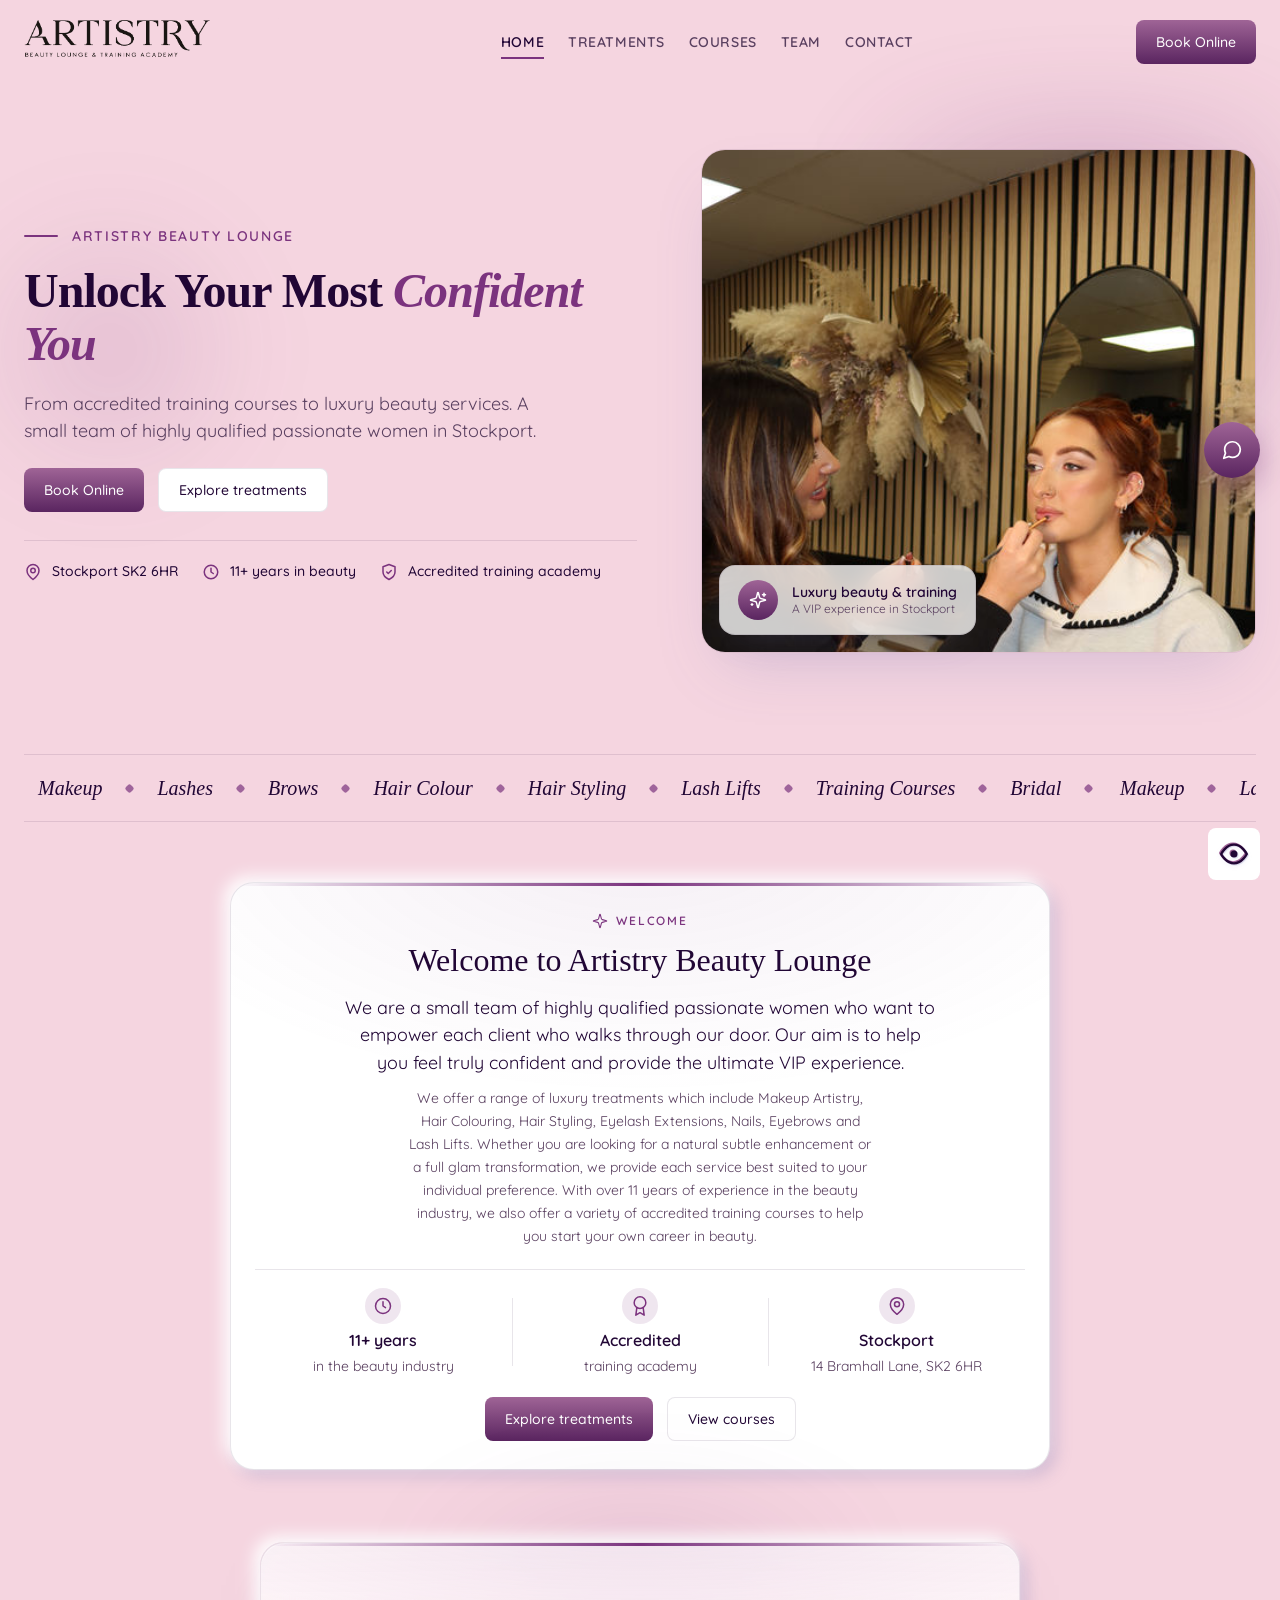
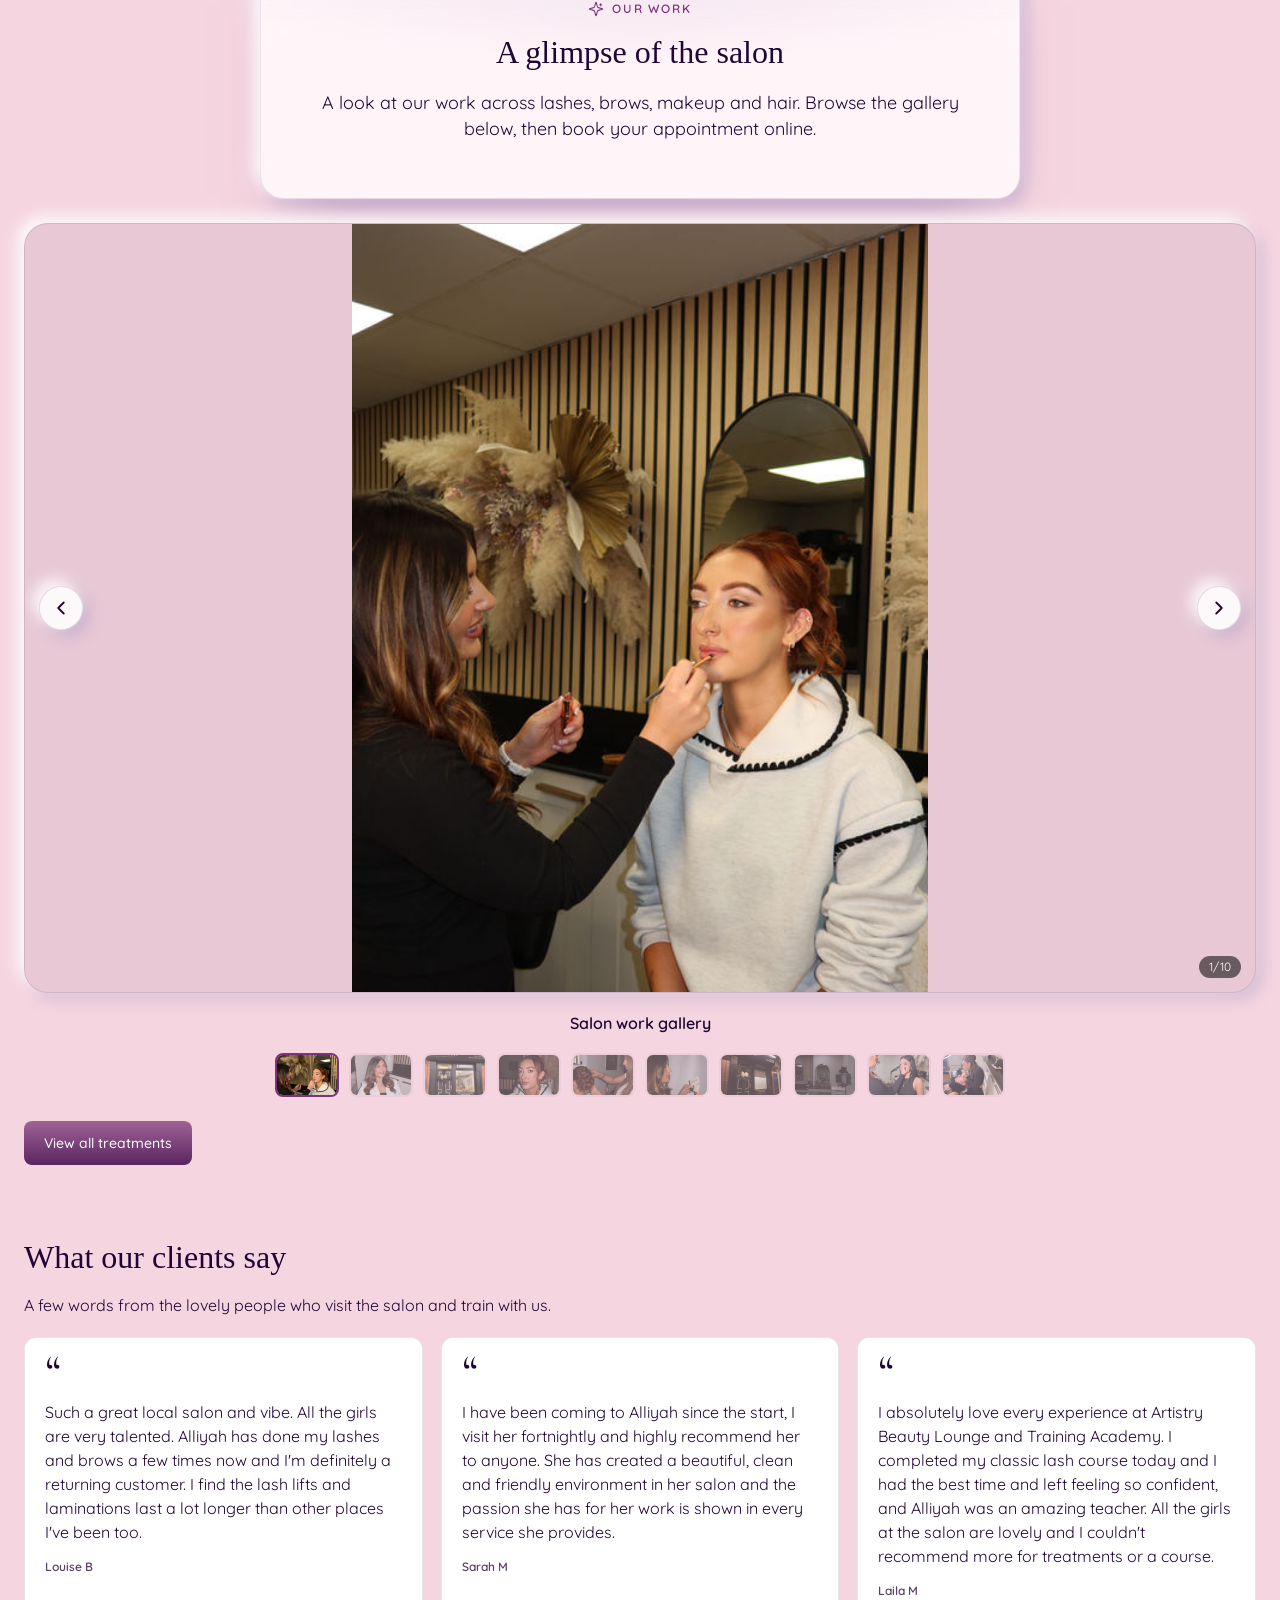
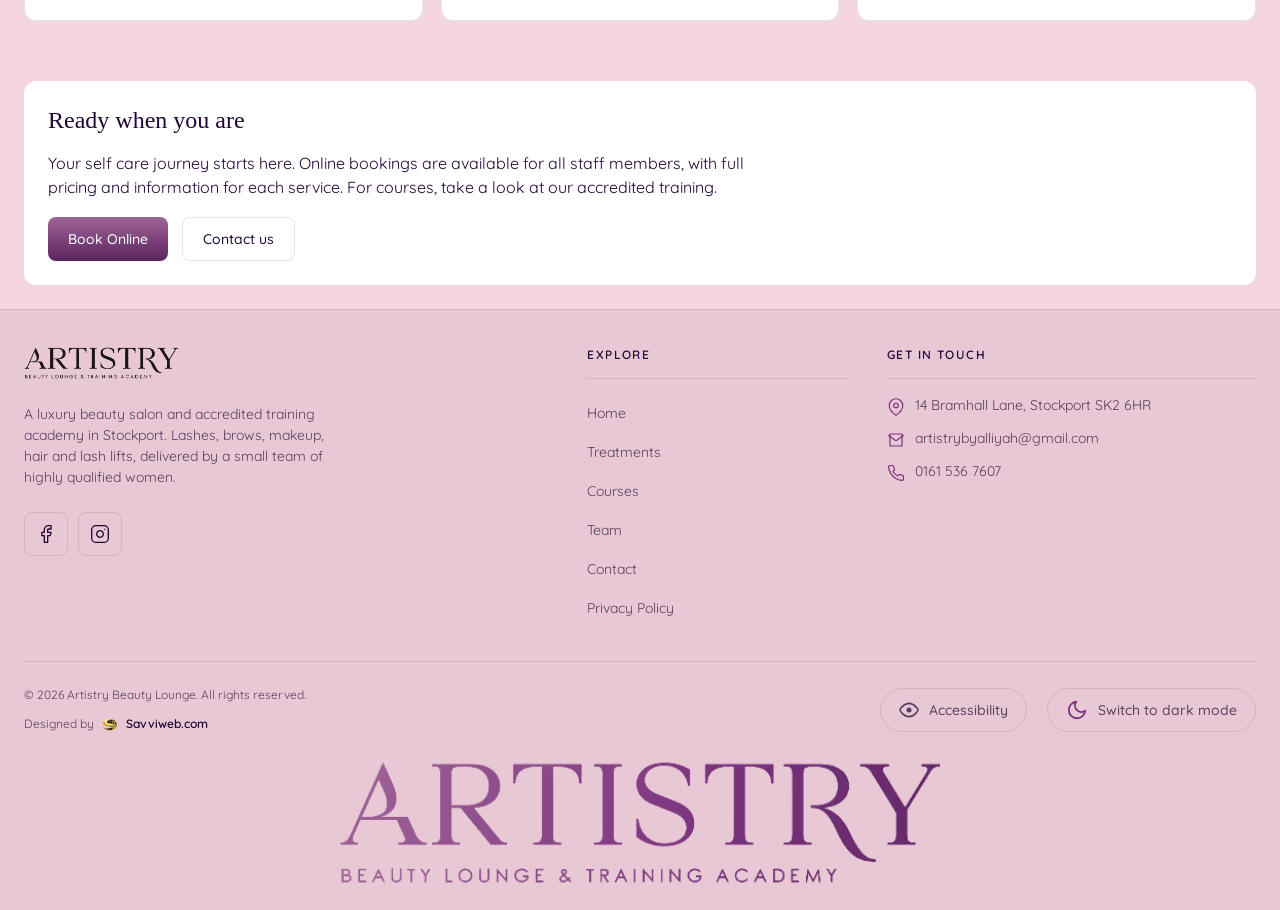
<file: index.html>
<!DOCTYPE html>
<html lang="en" data-neo-palette="moon" data-neo-theme="light">
<head>
  <meta charset="utf-8">
  <meta name="robots" content="noindex, nofollow">
  <meta name="googlebot" content="noindex, nofollow">
  <meta name="viewport" content="width=device-width, initial-scale=1, viewport-fit=cover">
  <title>Artistry Beauty Lounge &amp; Training | Stockport Beauty Salon</title>
  <meta name="description" content="Artistry Beauty Lounge &amp; Training in Stockport. Luxury beauty services and accredited training courses from a small team of qualified women. Lashes, brows, makeup, hair and lash lifts.">
  <link rel="icon" href="images/favicon.png" type="image/png">
  <link rel="preconnect" href="https://fonts.googleapis.com">
  <link rel="preconnect" href="https://fonts.gstatic.com" crossorigin>
  <link href="https://fonts.googleapis.com/css2?family=Quicksand:wght@400;500;600&family=Cormorant+Garamond:wght@500;600&display=swap" rel="stylesheet">
  <link rel="stylesheet" href="neo/neo-design.css">
  <link rel="stylesheet" href="site.css">
  <style>
    :root {
      --neo-font-ui: "Quicksand", Inter, system-ui, sans-serif;
    }
  </style>
  <script src="neo/theme-init.js"></script>
  <script src="neo/a11y-init.js"></script>
  <script src="neo/scroll-reveal.js"></script>
</head>
<body class="neo-body">
  <a href="#neo-main" class="neo-skip-link">Skip to main content</a>
  <div id="neo-a11y-root"></div>

  <div class="neo-page">
    <header class="neo-mobile-header" id="neo-mobile-header">
      <div class="neo-mobile-header__inner">
        <a href="index.html" class="neo-mobile-header__brand neo-mobile-header__brand--wordmark">
          <img src="images/logo.png" alt="Artistry Beauty Lounge" class="neo-mobile-header__logo" style="height:42px">
        </a>
        <div class="neo-mobile-header__actions">
          <button type="button" class="neo-mobile-header__menu-btn" onclick="toggleNeoMobileMenu()" aria-label="Open menu" aria-haspopup="dialog" aria-expanded="false" aria-controls="neo-mobile-menu">
            <span class="neo-burger" aria-hidden="true"><span></span><span></span><span></span></span>
          </button>
        </div>
      </div>
    </header>

    <nav class="neo-desktop-nav" id="neo-desktop-nav" aria-label="Main">
      <div class="neo-desktop-nav__inner">
        <a href="index.html" class="neo-mobile-header__brand neo-mobile-header__brand--wordmark">
          <img src="images/logo.png" alt="Artistry Beauty Lounge" class="neo-mobile-header__logo" style="height:48px">
        </a>
        <ul class="neo-desktop-nav__links">
          <li><a href="index.html" class="neo-nav-link--active" aria-current="page">Home</a></li>
          <li><a href="treatments.html">Treatments</a></li>
          <li><a href="courses.html">Courses</a></li>
          <li><a href="team.html">Team</a></li>
          <li><a href="contact.html">Contact</a></li>
        </ul>
        <a href="https://www.artistrybeautylounge.co.uk/book-online" target="_blank" rel="noopener noreferrer" class="neo-btn neo-btn--primary">Book Online</a>
      </div>
    </nav>

    <div class="neo-mobile-menu" id="neo-mobile-menu" role="dialog" aria-modal="true" aria-label="Menu" aria-hidden="true">
      <div class="neo-mobile-menu__inner">
        <div class="neo-mobile-menu__head">
          <a href="index.html" class="neo-mobile-header__brand neo-mobile-header__brand--wordmark" data-neo-menu-close>
            <img src="images/logo.png" alt="" class="neo-mobile-header__logo" style="height:42px">
          </a>
          <button type="button" class="neo-mobile-menu__close" onclick="toggleNeoMobileMenu()" aria-label="Close menu">
            <svg width="24" height="24" viewBox="0 0 24 24" fill="none" stroke="currentColor" stroke-width="2" aria-hidden="true"><path d="M18 6L6 18M6 6l12 12"/></svg>
          </button>
        </div>
        <ul class="neo-mobile-menu__links">
          <li><a href="index.html" class="neo-nav-link--active" data-neo-menu-close aria-current="page">Home</a></li>
          <li><a href="treatments.html" data-neo-menu-close>Treatments</a></li>
          <li><a href="courses.html" data-neo-menu-close>Courses</a></li>
          <li><a href="team.html" data-neo-menu-close>Team</a></li>
          <li><a href="contact.html" data-neo-menu-close>Contact</a></li>
        </ul>
        <div class="neo-mobile-menu__cta">
          <a href="https://www.artistrybeautylounge.co.uk/book-online" target="_blank" rel="noopener noreferrer" class="neo-btn neo-btn--primary" data-neo-menu-close>Book Online</a>
        </div>
      </div>
    </div>

    <main id="neo-main" class="neo-page__main" tabindex="-1">
      <div class="neo-container">
        <section class="neo-hero">
          <div class="neo-hero__content">
            <p class="neo-hero__eyebrow">Artistry Beauty Lounge</p>
            <h1 class="neo-h1 neo-hero__title">Unlock Your Most <span class="neo-hero__accent">Confident You</span></h1>
            <p class="neo-hero__lead">From accredited training courses to luxury beauty services. A small team of highly qualified passionate women in Stockport.</p>
            <div class="neo-hero__actions">
              <a href="https://www.artistrybeautylounge.co.uk/book-online" target="_blank" rel="noopener noreferrer" class="neo-btn neo-btn--primary">Book Online</a>
              <a href="treatments.html" class="neo-btn neo-btn--secondary">Explore treatments</a>
            </div>
            <ul class="neo-hero__trust">
              <li>
                <svg viewBox="0 0 24 24" fill="none" stroke="currentColor" stroke-width="2" stroke-linecap="round" stroke-linejoin="round" aria-hidden="true"><path d="M20 10c0 6-8 12-8 12s-8-6-8-12a8 8 0 0 1 16 0z"/><circle cx="12" cy="10" r="3"/></svg>
                Stockport SK2 6HR
              </li>
              <li>
                <svg viewBox="0 0 24 24" fill="none" stroke="currentColor" stroke-width="2" stroke-linecap="round" stroke-linejoin="round" aria-hidden="true"><circle cx="12" cy="12" r="9"/><path d="M12 7v5l3 2"/></svg>
                11+ years in beauty
              </li>
              <li>
                <svg viewBox="0 0 24 24" fill="none" stroke="currentColor" stroke-width="2" stroke-linecap="round" stroke-linejoin="round" aria-hidden="true"><path d="M12 22s8-4 8-10V5l-8-3-8 3v7c0 6 8 10 8 10z"/><path d="m9 12 2 2 4-4"/></svg>
                Accredited training academy
              </li>
            </ul>
          </div>
          <div class="neo-hero__media">
            <img src="images/hero.jpg" alt="Beauty work at Artistry Beauty Lounge in Stockport" width="600" height="300">
            <div class="neo-hero__badge">
              <span class="neo-hero__badge-icon" aria-hidden="true">
                <svg viewBox="0 0 24 24" fill="none" stroke="currentColor" stroke-width="2" stroke-linecap="round" stroke-linejoin="round"><path d="M9.937 15.5A2 2 0 0 0 8.5 14.063l-6.135-1.582a.5.5 0 0 1 0-.962L8.5 9.936A2 2 0 0 0 9.937 8.5l1.582-6.135a.5.5 0 0 1 .963 0L14.063 8.5A2 2 0 0 0 15.5 9.937l6.135 1.581a.5.5 0 0 1 0 .964L15.5 14.063a2 2 0 0 0-1.437 1.437l-1.582 6.135a.5.5 0 0 1-.963 0z"/><path d="M20 3v4M22 5h-4M4 17v2M5 18H3"/></svg>
              </span>
              <span class="neo-hero__badge-text">
                <strong>Luxury beauty &amp; training</strong>
                <span>A VIP experience in Stockport</span>
              </span>
            </div>
          </div>
        </section>

        <section class="neo-marquee" aria-label="Services offered at Artistry Beauty Lounge">
          <div class="neo-marquee__viewport">
            <ul class="neo-marquee__track">
              <li><a href="treatments.html">Makeup</a></li>
              <li><a href="treatments.html">Lashes</a></li>
              <li><a href="treatments.html">Brows</a></li>
              <li><a href="treatments.html">Hair Colour</a></li>
              <li><a href="treatments.html">Hair Styling</a></li>
              <li><a href="treatments.html">Lash Lifts</a></li>
              <li><a href="courses.html">Training Courses</a></li>
              <li><a href="treatments.html">Bridal</a></li>
            </ul>
            <ul class="neo-marquee__track" aria-hidden="true">
              <li><a href="treatments.html" tabindex="-1">Makeup</a></li>
              <li><a href="treatments.html" tabindex="-1">Lashes</a></li>
              <li><a href="treatments.html" tabindex="-1">Brows</a></li>
              <li><a href="treatments.html" tabindex="-1">Hair Colour</a></li>
              <li><a href="treatments.html" tabindex="-1">Hair Styling</a></li>
              <li><a href="treatments.html" tabindex="-1">Lash Lifts</a></li>
              <li><a href="courses.html" tabindex="-1">Training Courses</a></li>
              <li><a href="treatments.html" tabindex="-1">Bridal</a></li>
            </ul>
          </div>
        </section>

        <section class="neo-section neo-intro" aria-labelledby="neo-welcome-title">
          <div class="neo-intro__panel" data-neo-reveal>
            <p class="neo-intro__eyebrow">
              <svg viewBox="0 0 24 24" fill="none" stroke="currentColor" stroke-width="1.6" stroke-linecap="round" stroke-linejoin="round" aria-hidden="true"><path d="M9.94 15.5A2 2 0 0 0 8.5 14.06l-6.14-1.58a.5.5 0 0 1 0-.96L8.5 9.94A2 2 0 0 0 9.94 8.5l1.58-6.14a.5.5 0 0 1 .96 0L14.06 8.5A2 2 0 0 0 15.5 9.94l6.14 1.58a.5.5 0 0 1 0 .96L15.5 14.06a2 2 0 0 0-1.44 1.44l-1.58 6.14a.5.5 0 0 1-.96 0z"/></svg>
              Welcome
            </p>
            <h2 class="neo-h2 neo-intro__title" id="neo-welcome-title">Welcome to Artistry Beauty Lounge</h2>
            <p class="neo-intro__lead">We are a small team of highly qualified passionate women who want to empower each client who walks through our door. Our aim is to help you feel truly confident and provide the ultimate VIP experience.</p>
            <p class="neo-intro__body">We offer a range of luxury treatments which include Makeup Artistry, Hair Colouring, Hair Styling, Eyelash Extensions, Nails, Eyebrows and Lash Lifts. Whether you are looking for a natural subtle enhancement or a full glam transformation, we provide each service best suited to your individual preference. With over 11 years of experience in the beauty industry, we also offer a variety of accredited training courses to help you start your own career in beauty.</p>

            <ul class="neo-intro__stats">
              <li class="neo-intro__stat">
                <span class="neo-intro__stat-icon"><svg viewBox="0 0 24 24" fill="none" stroke="currentColor" stroke-width="1.8" stroke-linecap="round" stroke-linejoin="round" aria-hidden="true"><circle cx="12" cy="12" r="9"/><path d="M12 7v5l3 2"/></svg></span>
                <span class="neo-intro__stat-value">11+ years</span>
                <span class="neo-intro__stat-label">in the beauty industry</span>
              </li>
              <li class="neo-intro__stat">
                <span class="neo-intro__stat-icon"><svg viewBox="0 0 24 24" fill="none" stroke="currentColor" stroke-width="1.8" stroke-linecap="round" stroke-linejoin="round" aria-hidden="true"><path d="M12 15a7 7 0 1 0 0-14 7 7 0 0 0 0 14z"/><path d="M8.21 13.89 7 23l5-3 5 3-1.21-9.12"/></svg></span>
                <span class="neo-intro__stat-value">Accredited</span>
                <span class="neo-intro__stat-label">training academy</span>
              </li>
              <li class="neo-intro__stat">
                <span class="neo-intro__stat-icon"><svg viewBox="0 0 24 24" fill="none" stroke="currentColor" stroke-width="1.8" stroke-linecap="round" stroke-linejoin="round" aria-hidden="true"><path d="M20 10c0 6-8 12-8 12s-8-6-8-12a8 8 0 0 1 16 0z"/><circle cx="12" cy="10" r="3"/></svg></span>
                <span class="neo-intro__stat-value">Stockport</span>
                <span class="neo-intro__stat-label">14 Bramhall Lane, SK2 6HR</span>
              </li>
            </ul>

            <div class="neo-intro__actions">
              <a href="treatments.html" class="neo-btn neo-btn--primary">Explore treatments</a>
              <a href="courses.html" class="neo-btn neo-btn--secondary">View courses</a>
            </div>
          </div>
        </section>

        <section class="neo-section" aria-labelledby="neo-magic-title">
          <div class="neo-magic">
            <div class="neo-magic__glass" data-neo-reveal>
              <p class="neo-magic__eyebrow">
                <svg viewBox="0 0 24 24" fill="none" stroke="currentColor" stroke-width="1.6" stroke-linecap="round" stroke-linejoin="round" aria-hidden="true"><path d="M9.94 15.5A2 2 0 0 0 8.5 14.06l-6.14-1.58a.5.5 0 0 1 0-.96L8.5 9.94A2 2 0 0 0 9.94 8.5l1.58-6.14a.5.5 0 0 1 .96 0L14.06 8.5A2 2 0 0 0 15.5 9.94l6.14 1.58a.5.5 0 0 1 0 .96L15.5 14.06a2 2 0 0 0-1.44 1.44l-1.58 6.14a.5.5 0 0 1-.96 0z"/><path d="M19 4v3M20.5 5.5h-3"/></svg>
                Our work
              </p>
              <h2 class="neo-h2 neo-magic__title" id="neo-magic-title">A glimpse of the salon</h2>
              <p class="neo-body neo-magic__lead">A look at our work across lashes, brows, makeup and hair. Browse the gallery below, then book your appointment online.</p>
            </div>
          </div>

          <div class="neo-carousel" data-neo-carousel data-neo-reveal aria-roledescription="carousel" aria-label="Salon work gallery">
            <div class="neo-carousel__stage">
              <ul class="neo-carousel__track" data-neo-carousel-track>
                <li class="neo-carousel__slide" role="group" aria-roledescription="slide" aria-label="1 of 10: Salon work gallery">
                  <img src="images/gallery/df1903_ab0b133fbeb74f469cd0af2e5972a50b_mv2.jpg" alt="Salon work at Artistry Beauty Lounge">
                </li>
                <li class="neo-carousel__slide" role="group" aria-roledescription="slide" aria-label="2 of 10: Salon work gallery">
                  <img src="images/gallery/df1903_63bcb7772bc14acf936f9b075371719c_mv2.jpg" loading="lazy" alt="Salon work at Artistry Beauty Lounge">
                </li>
                <li class="neo-carousel__slide" role="group" aria-roledescription="slide" aria-label="3 of 10: Salon work gallery">
                  <img src="images/gallery/df1903_d85966021dc34fb397d4bc13f562931d_mv2.jpeg" loading="lazy" alt="Salon work at Artistry Beauty Lounge">
                </li>
                <li class="neo-carousel__slide" role="group" aria-roledescription="slide" aria-label="4 of 10: Salon work gallery">
                  <img src="images/gallery/df1903_c362135e9846495d9fd01731e937a761_mv2.jpg" loading="lazy" alt="Salon work at Artistry Beauty Lounge">
                </li>
                <li class="neo-carousel__slide" role="group" aria-roledescription="slide" aria-label="5 of 10: Salon work gallery">
                  <img src="images/gallery/df1903_ed2219b6e7b4472aaf589552bd6f2cd4_mv2.jpg" loading="lazy" alt="Salon work at Artistry Beauty Lounge">
                </li>
                <li class="neo-carousel__slide" role="group" aria-roledescription="slide" aria-label="6 of 10: Salon work gallery">
                  <img src="images/gallery/df1903_7b8dd3bc3939475d96fa1ae8797c1975_mv2.jpg" loading="lazy" alt="Salon work at Artistry Beauty Lounge">
                </li>
                <li class="neo-carousel__slide" role="group" aria-roledescription="slide" aria-label="7 of 10: Salon work gallery">
                  <img src="images/gallery/df1903_8cb07f58a09e4d62939505844dc8ba5c_mv2.jpeg" loading="lazy" alt="Salon work at Artistry Beauty Lounge">
                </li>
                <li class="neo-carousel__slide" role="group" aria-roledescription="slide" aria-label="8 of 10: Salon work gallery">
                  <img src="images/gallery/df1903_d4a363f942504b5aa3ef65086d49876b_mv2.jpeg" loading="lazy" alt="Salon work at Artistry Beauty Lounge">
                </li>
                <li class="neo-carousel__slide" role="group" aria-roledescription="slide" aria-label="9 of 10: Salon work gallery">
                  <img src="images/gallery/df1903_129cf5361e5b4493b8f5f6595a229793_mv2.jpg" loading="lazy" alt="Salon work at Artistry Beauty Lounge">
                </li>
                <li class="neo-carousel__slide" role="group" aria-roledescription="slide" aria-label="10 of 10: Salon work gallery">
                  <img src="images/gallery/df1903_dbf741be4e184496aa835ad9f168c0f0_mv2.jpg" loading="lazy" alt="Salon work at Artistry Beauty Lounge">
                </li>
              </ul>

              <button type="button" class="neo-carousel__nav neo-carousel__nav--prev" data-neo-carousel-prev aria-label="Previous image">
                <svg viewBox="0 0 24 24" aria-hidden="true" fill="none" stroke="currentColor" stroke-width="2" stroke-linecap="round" stroke-linejoin="round"><path d="M15 18l-6-6 6-6"/></svg>
              </button>
              <button type="button" class="neo-carousel__nav neo-carousel__nav--next" data-neo-carousel-next aria-label="Next image">
                <svg viewBox="0 0 24 24" aria-hidden="true" fill="none" stroke="currentColor" stroke-width="2" stroke-linecap="round" stroke-linejoin="round"><path d="M9 6l6 6-6 6"/></svg>
              </button>
              <p class="neo-carousel__counter" data-neo-carousel-counter aria-hidden="true">1/10</p>
            </div>

            <p class="neo-carousel__caption" data-neo-carousel-caption aria-live="polite">Salon work gallery</p>

            <ul class="neo-carousel__thumbs" data-neo-carousel-thumbs aria-label="Choose an image to view">
              <li><button type="button" class="neo-carousel__thumb" data-neo-carousel-thumb="0" aria-label="Salon work 1"><img src="images/gallery/df1903_ab0b133fbeb74f469cd0af2e5972a50b_mv2.jpg" alt="" loading="lazy"></button></li>
              <li><button type="button" class="neo-carousel__thumb" data-neo-carousel-thumb="1" aria-label="Salon work 2"><img src="images/gallery/df1903_63bcb7772bc14acf936f9b075371719c_mv2.jpg" alt="" loading="lazy"></button></li>
              <li><button type="button" class="neo-carousel__thumb" data-neo-carousel-thumb="2" aria-label="Salon work 3"><img src="images/gallery/df1903_d85966021dc34fb397d4bc13f562931d_mv2.jpeg" alt="" loading="lazy"></button></li>
              <li><button type="button" class="neo-carousel__thumb" data-neo-carousel-thumb="3" aria-label="Salon work 4"><img src="images/gallery/df1903_c362135e9846495d9fd01731e937a761_mv2.jpg" alt="" loading="lazy"></button></li>
              <li><button type="button" class="neo-carousel__thumb" data-neo-carousel-thumb="4" aria-label="Salon work 5"><img src="images/gallery/df1903_ed2219b6e7b4472aaf589552bd6f2cd4_mv2.jpg" alt="" loading="lazy"></button></li>
              <li><button type="button" class="neo-carousel__thumb" data-neo-carousel-thumb="5" aria-label="Salon work 6"><img src="images/gallery/df1903_7b8dd3bc3939475d96fa1ae8797c1975_mv2.jpg" alt="" loading="lazy"></button></li>
              <li><button type="button" class="neo-carousel__thumb" data-neo-carousel-thumb="6" aria-label="Salon work 7"><img src="images/gallery/df1903_8cb07f58a09e4d62939505844dc8ba5c_mv2.jpeg" alt="" loading="lazy"></button></li>
              <li><button type="button" class="neo-carousel__thumb" data-neo-carousel-thumb="7" aria-label="Salon work 8"><img src="images/gallery/df1903_d4a363f942504b5aa3ef65086d49876b_mv2.jpeg" alt="" loading="lazy"></button></li>
              <li><button type="button" class="neo-carousel__thumb" data-neo-carousel-thumb="8" aria-label="Salon work 9"><img src="images/gallery/df1903_129cf5361e5b4493b8f5f6595a229793_mv2.jpg" alt="" loading="lazy"></button></li>
              <li><button type="button" class="neo-carousel__thumb" data-neo-carousel-thumb="9" aria-label="Salon work 10"><img src="images/gallery/df1903_dbf741be4e184496aa835ad9f168c0f0_mv2.jpg" alt="" loading="lazy"></button></li>
            </ul>
          </div>

          <div class="neo-hero__actions" style="margin-top:var(--neo-space-6)">
            <a href="treatments.html" class="neo-btn neo-btn--primary">View all treatments</a>
          </div>
        </section>

        <section class="neo-section" aria-labelledby="neo-reviews-title">
          <h2 class="neo-h2" id="neo-reviews-title">What our clients say</h2>
          <p class="neo-body" style="max-width:60ch">A few words from the lovely people who visit the salon and train with us.</p>
          <div style="display:grid;grid-template-columns:repeat(auto-fit,minmax(260px,1fr));gap:var(--neo-space-4);margin-top:var(--neo-space-5)">
            <figure class="neo-card neo-surface-raised" style="padding:var(--neo-space-5);margin:0;display:flex;flex-direction:column;gap:var(--neo-space-3)">
              <span aria-hidden="true" style="font-family:'Cormorant Garamond',Georgia,serif;font-size:3rem;line-height:0.6;color:var(--neo-color-accent)">&ldquo;</span>
              <blockquote class="neo-body" style="margin:0">Such a great local salon and vibe. All the girls are very talented. Alliyah has done my lashes and brows a few times now and I'm definitely a returning customer. I find the lash lifts and laminations last a lot longer than other places I've been too.</blockquote>
              <figcaption class="neo-caption" style="font-weight:600">Louise B</figcaption>
            </figure>
            <figure class="neo-card neo-surface-raised" style="padding:var(--neo-space-5);margin:0;display:flex;flex-direction:column;gap:var(--neo-space-3)">
              <span aria-hidden="true" style="font-family:'Cormorant Garamond',Georgia,serif;font-size:3rem;line-height:0.6;color:var(--neo-color-accent)">&ldquo;</span>
              <blockquote class="neo-body" style="margin:0">I have been coming to Alliyah since the start, I visit her fortnightly and highly recommend her to anyone. She has created a beautiful, clean and friendly environment in her salon and the passion she has for her work is shown in every service she provides.</blockquote>
              <figcaption class="neo-caption" style="font-weight:600">Sarah M</figcaption>
            </figure>
            <figure class="neo-card neo-surface-raised" style="padding:var(--neo-space-5);margin:0;display:flex;flex-direction:column;gap:var(--neo-space-3)">
              <span aria-hidden="true" style="font-family:'Cormorant Garamond',Georgia,serif;font-size:3rem;line-height:0.6;color:var(--neo-color-accent)">&ldquo;</span>
              <blockquote class="neo-body" style="margin:0">I absolutely love every experience at Artistry Beauty Lounge and Training Academy. I completed my classic lash course today and I had the best time and left feeling so confident, and Alliyah was an amazing teacher. All the girls at the salon are lovely and I couldn't recommend more for treatments or a course.</blockquote>
              <figcaption class="neo-caption" style="font-weight:600">Laila M</figcaption>
            </figure>
          </div>
        </section>

        <section class="neo-section neo-section--inset">
          <h2 class="neo-h3">Ready when you are</h2>
          <p class="neo-body">Your self care journey starts here. Online bookings are available for all staff members, with full pricing and information for each service. For courses, take a look at our accredited training.</p>
          <div class="neo-hero__actions" style="margin-top:var(--neo-space-4)">
            <a href="https://www.artistrybeautylounge.co.uk/book-online" target="_blank" rel="noopener noreferrer" class="neo-btn neo-btn--primary">Book Online</a>
            <a href="contact.html" class="neo-btn neo-btn--secondary">Contact us</a>
          </div>
        </section>
      </div>
    </main>

    <footer class="neo-footer neo-footer--with-bottom-nav">
      <div class="neo-footer__inner">
        <div class="neo-footer__grid">
          <div class="neo-footer__brand">
            <a href="index.html" class="neo-footer__logo">
              <img src="images/logo.png" alt="Artistry Beauty Lounge" width="210" height="40">
            </a>
            <p class="neo-footer__tagline">A luxury beauty salon and accredited training academy in Stockport. Lashes, brows, makeup, hair and lash lifts, delivered by a small team of highly qualified women.</p>
            <div class="neo-footer__social">
              <a href="https://www.facebook.com/alliyahscottmua" target="_blank" rel="noopener noreferrer" aria-label="Artistry Beauty Lounge on Facebook">
                <svg viewBox="0 0 24 24" aria-hidden="true"><path d="M18 2h-3a5 5 0 00-5 5v3H7v4h3v8h4v-8h3l1-4h-4V7a1 1 0 011-1h3z"/></svg>
              </a>
              <a href="https://www.instagram.com/artistrybeautylounge" target="_blank" rel="noopener noreferrer" aria-label="Artistry Beauty Lounge on Instagram">
                <svg viewBox="0 0 24 24" aria-hidden="true"><rect x="2" y="2" width="20" height="20" rx="5"/><path d="M16 11.37A4 4 0 1112.63 8 4 4 0 0116 11.37z"/><line x1="17.5" y1="6.5" x2="17.51" y2="6.5"/></svg>
              </a>
            </div>
          </div>
          <nav class="neo-footer__col" aria-label="Footer">
            <h2 class="neo-footer__heading">Explore</h2>
            <ul class="neo-footer__links">
              <li><a href="index.html">Home</a></li>
              <li><a href="treatments.html">Treatments</a></li>
              <li><a href="courses.html">Courses</a></li>
              <li><a href="team.html">Team</a></li>
              <li><a href="contact.html">Contact</a></li>
              <li><a href="privacy-policy.html">Privacy Policy</a></li>
            </ul>
          </nav>
          <div class="neo-footer__col">
            <h2 class="neo-footer__heading">Get in touch</h2>
            <ul class="neo-footer__contact">
              <li>
                <svg viewBox="0 0 24 24" aria-hidden="true"><path d="M21 10c0 7-9 13-9 13s-9-6-9-13a9 9 0 0118 0z"/><circle cx="12" cy="10" r="3"/></svg>
                <span>14 Bramhall Lane, Stockport SK2 6HR</span>
              </li>
              <li>
                <svg viewBox="0 0 24 24" aria-hidden="true"><path d="M4 4h16v16H4z"/><path d="M22 6l-10 7L2 6"/></svg>
                <a href="mailto:artistrybyalliyah@gmail.com">artistrybyalliyah@gmail.com</a>
              </li>
              <li>
                <svg viewBox="0 0 24 24" aria-hidden="true"><path d="M22 16.92v3a2 2 0 01-2.18 2 19.79 19.79 0 01-8.63-3.07 19.5 19.5 0 01-6-6 19.79 19.79 0 01-3.07-8.67A2 2 0 014.11 2h3a2 2 0 012 1.72c.127.96.361 1.903.7 2.81a2 2 0 01-.45 2.11L8.09 9.91a16 16 0 006 6l1.27-1.27a2 2 0 012.11-.45c.907.339 1.85.573 2.81.7A2 2 0 0122 16.92z"/></svg>
                <a href="tel:+441615367607">0161 536 7607</a>
              </li>
            </ul>
          </div>
        </div>
        <div class="neo-footer__bottom">
          <div class="neo-footer__bottom-left">
            <p class="neo-footer__copyright">&copy; 2026 Artistry Beauty Lounge. All rights reserved.</p>
            <a class="neo-footer__credit" href="https://savviweb.com" target="_blank" rel="noopener noreferrer">
              <span>Designed by</span>
              <img src="images/savviweb-logo.png" alt="" width="18" height="18">
              <strong>Savviweb.com</strong>
            </a>
          </div>
          <div class="neo-footer__legal">
            <button type="button" class="neo-a11y-footer-btn" data-neo-a11y-open aria-haspopup="dialog">
              <svg viewBox="0 0 24 24" aria-hidden="true" fill="none" stroke="currentColor" stroke-width="2" stroke-linecap="round" stroke-linejoin="round"><path d="M1 12s4-8 11-8 11 8 11 8-4 8-11 8-11-8-11-8z"/><circle cx="12" cy="12" r="3"/></svg>
              <span>Accessibility</span>
            </button>
          </div>
        </div>
      </div>
      <div class="neo-footer__wordmark" aria-hidden="true"></div>
    </footer>

    <nav class="neo-bottom-nav" aria-label="Mobile">
      <div class="neo-bottom-nav__inner">
        <a href="index.html" class="neo-bottom-nav__tab neo-bottom-nav__tab--active" aria-current="page">
          <svg viewBox="0 0 24 24" aria-hidden="true"><path d="M3 10.5L12 3l9 7.5V20a1 1 0 01-1 1h-5v-6H9v6H4a1 1 0 01-1-1v-9.5z"/></svg>
          <span>Home</span>
        </a>
        <a href="treatments.html" class="neo-bottom-nav__tab">
          <svg viewBox="0 0 24 24" aria-hidden="true"><rect x="3" y="3" width="7" height="7" rx="1"/><rect x="14" y="3" width="7" height="7" rx="1"/><rect x="3" y="14" width="7" height="7" rx="1"/><rect x="14" y="14" width="7" height="7" rx="1"/></svg>
          <span>Treatments</span>
        </a>
        <a href="courses.html" class="neo-bottom-nav__tab">
          <svg viewBox="0 0 24 24" aria-hidden="true"><path d="M4 19.5A2.5 2.5 0 0 1 6.5 17H20"/><path d="M6.5 2H20v20H6.5A2.5 2.5 0 0 1 4 19.5v-15A2.5 2.5 0 0 1 6.5 2z"/></svg>
          <span>Courses</span>
        </a>
        <a href="contact.html" class="neo-bottom-nav__tab">
          <svg viewBox="0 0 24 24" aria-hidden="true"><path d="M4 4h16v16H4z"/><path d="M22 6l-10 7L2 6"/></svg>
          <span>Contact</span>
        </a>
      </div>
    </nav>
  </div>

  <script>
    (function () {
      var root = document.querySelector('[data-neo-carousel]');
      if (!root) return;
      var track = root.querySelector('[data-neo-carousel-track]');
      var slides = Array.prototype.slice.call(track.children);
      var prev = root.querySelector('[data-neo-carousel-prev]');
      var next = root.querySelector('[data-neo-carousel-next]');
      var counter = root.querySelector('[data-neo-carousel-counter]');
      var caption = root.querySelector('[data-neo-carousel-caption]');
      var thumbs = Array.prototype.slice.call(root.querySelectorAll('[data-neo-carousel-thumb]'));
      var count = slides.length;
      var index = 0;
      var reduce = window.matchMedia && window.matchMedia('(prefers-reduced-motion: reduce)').matches;

      function update() {
        track.style.transform = 'translateX(' + (-index * 100) + '%)';
        if (counter) counter.textContent = (index + 1) + '/' + count;
        if (caption) caption.textContent = 'Salon work gallery';
        slides.forEach(function (s, i) { s.setAttribute('aria-hidden', i === index ? 'false' : 'true'); });
        thumbs.forEach(function (t, i) {
          var on = i === index;
          t.classList.toggle('is-active', on);
          t.setAttribute('aria-current', on ? 'true' : 'false');
        });
      }
      function go(n) { index = (n + count) % count; update(); }

      if (prev) prev.addEventListener('click', function () { go(index - 1); stop(); });
      if (next) next.addEventListener('click', function () { go(index + 1); stop(); });
      thumbs.forEach(function (t) {
        t.addEventListener('click', function () { go(parseInt(t.getAttribute('data-neo-carousel-thumb'), 10) || 0); stop(); });
      });

      root.addEventListener('keydown', function (e) {
        if (e.key === 'ArrowLeft') { e.preventDefault(); go(index - 1); stop(); }
        else if (e.key === 'ArrowRight') { e.preventDefault(); go(index + 1); stop(); }
      });

      var sx = null;
      track.addEventListener('touchstart', function (e) { sx = e.touches[0].clientX; }, { passive: true });
      track.addEventListener('touchend', function (e) {
        if (sx === null) return;
        var dx = e.changedTouches[0].clientX - sx;
        if (Math.abs(dx) > 40) { go(index + (dx < 0 ? 1 : -1)); stop(); }
        sx = null;
      }, { passive: true });

      var timer = null;
      function play() { if (reduce || timer) return; timer = window.setInterval(function () { go(index + 1); }, 6000); }
      function stop() { if (timer) { window.clearInterval(timer); timer = null; } }
      root.addEventListener('mouseenter', stop);
      root.addEventListener('mouseleave', play);
      root.addEventListener('focusin', stop);
      root.addEventListener('focusout', play);
      document.addEventListener('visibilitychange', function () { if (document.hidden) stop(); else play(); });

      update();
      play();
    })();
  </script>
  <!-- Let's Chat! quick-contact launcher -->
  <div class="abl-chat" data-abl-chat>
    <div class="abl-chat__panel" id="abl-chat-panel" role="dialog" aria-label="Chat with Artistry Beauty Lounge" aria-modal="false" hidden>
      <div class="abl-chat__header">
        <span class="abl-chat__avatar" aria-hidden="true">
          <svg viewBox="0 0 24 24" fill="none" stroke="currentColor" stroke-width="1.8" stroke-linecap="round" stroke-linejoin="round"><path d="M21 11.5a8.38 8.38 0 0 1-.9 3.8 8.5 8.5 0 0 1-7.6 4.7 8.38 8.38 0 0 1-3.8-.9L3 21l1.9-5.7a8.38 8.38 0 0 1-.9-3.8 8.5 8.5 0 0 1 4.7-7.6 8.38 8.38 0 0 1 3.8-.9h.5a8.48 8.48 0 0 1 8 8z"/></svg>
        </span>
        <span class="abl-chat__heading">
          <strong>Artistry Beauty Lounge</strong>
          <span class="abl-chat__status">We usually reply within a few hours</span>
        </span>
        <button type="button" class="abl-chat__close" data-abl-chat-close aria-label="Close chat">
          <svg viewBox="0 0 24 24" fill="none" stroke="currentColor" stroke-width="2" aria-hidden="true"><path d="M18 6L6 18M6 6l12 12"/></svg>
        </button>
      </div>
      <div class="abl-chat__body">
        <p class="abl-chat__greeting">Hi, thanks for stopping by. How can we help today? Pick an option and we will get straight back to you.</p>
        <div class="abl-chat__options">
          <a class="abl-chat__option" href="https://www.artistrybeautylounge.co.uk/book-online" target="_blank" rel="noopener noreferrer">
            <span class="abl-chat__option-icon" aria-hidden="true"><svg viewBox="0 0 24 24" fill="none" stroke="currentColor" stroke-width="1.8" stroke-linecap="round" stroke-linejoin="round"><rect x="3" y="4" width="18" height="18" rx="2"/><path d="M16 2v4M8 2v4M3 10h18"/></svg></span>
            <span class="abl-chat__option-text"><strong>Book online</strong><span>See every service and price</span></span>
          </a>
          <a class="abl-chat__option" href="tel:+441615367607">
            <span class="abl-chat__option-icon" aria-hidden="true"><svg viewBox="0 0 24 24" fill="none" stroke="currentColor" stroke-width="1.8" stroke-linecap="round" stroke-linejoin="round"><path d="M22 16.92v3a2 2 0 0 1-2.18 2 19.79 19.79 0 0 1-8.63-3.07 19.5 19.5 0 0 1-6-6 19.79 19.79 0 0 1-3.07-8.67A2 2 0 0 1 4.11 2h3a2 2 0 0 1 2 1.72c.13.96.36 1.9.7 2.81a2 2 0 0 1-.45 2.11L8.09 9.91a16 16 0 0 0 6 6l1.27-1.27a2 2 0 0 1 2.11-.45c.91.34 1.85.57 2.81.7A2 2 0 0 1 22 16.92z"/></svg></span>
            <span class="abl-chat__option-text"><strong>Call the salon</strong><span>0161 536 7607</span></span>
          </a>
          <a class="abl-chat__option" href="mailto:artistrybyalliyah@gmail.com">
            <span class="abl-chat__option-icon" aria-hidden="true"><svg viewBox="0 0 24 24" fill="none" stroke="currentColor" stroke-width="1.8" stroke-linecap="round" stroke-linejoin="round"><rect x="3" y="5" width="18" height="14" rx="2"/><path d="m3 7 9 6 9-6"/></svg></span>
            <span class="abl-chat__option-text"><strong>Email us</strong><span>artistrybyalliyah@gmail.com</span></span>
          </a>
          <a class="abl-chat__option" href="https://www.instagram.com/artistrybeautylounge" target="_blank" rel="noopener noreferrer">
            <span class="abl-chat__option-icon" aria-hidden="true"><svg viewBox="0 0 24 24" fill="none" stroke="currentColor" stroke-width="1.8" stroke-linecap="round" stroke-linejoin="round"><rect x="2" y="2" width="20" height="20" rx="5"/><circle cx="12" cy="12" r="4"/><path d="M17.5 6.5h.01"/></svg></span>
            <span class="abl-chat__option-text"><strong>Message on Instagram</strong><span>@artistrybeautylounge</span></span>
          </a>
        </div>
      </div>
    </div>
    <button type="button" class="abl-chat__launcher" data-abl-chat-toggle aria-expanded="false" aria-controls="abl-chat-panel">
      <span class="abl-chat__launcher-icon abl-chat__launcher-icon--chat" aria-hidden="true"><svg viewBox="0 0 24 24" fill="none" stroke="currentColor" stroke-width="1.9" stroke-linecap="round" stroke-linejoin="round"><path d="M21 11.5a8.38 8.38 0 0 1-.9 3.8 8.5 8.5 0 0 1-7.6 4.7 8.38 8.38 0 0 1-3.8-.9L3 21l1.9-5.7a8.38 8.38 0 0 1-.9-3.8 8.5 8.5 0 0 1 4.7-7.6 8.38 8.38 0 0 1 3.8-.9h.5a8.48 8.48 0 0 1 8 8z"/></svg></span>
      <span class="abl-chat__launcher-icon abl-chat__launcher-icon--close" aria-hidden="true"><svg viewBox="0 0 24 24" fill="none" stroke="currentColor" stroke-width="2.2" stroke-linecap="round" stroke-linejoin="round"><path d="M18 6L6 18M6 6l12 12"/></svg></span>
      <span class="abl-chat__launcher-label">Let's Chat!</span>
    </button>
  </div>
  <script>
    (function () {
      var root = document.querySelector('[data-abl-chat]');
      if (!root) return;
      var toggle = root.querySelector('[data-abl-chat-toggle]');
      var panel = root.querySelector('#abl-chat-panel');
      var closeBtn = root.querySelector('[data-abl-chat-close]');
      var hideTimer = null;

      function isOpen() { return root.classList.contains('abl-chat--open'); }
      function open() {
        if (hideTimer) { window.clearTimeout(hideTimer); hideTimer = null; }
        panel.hidden = false;
        window.requestAnimationFrame(function () { root.classList.add('abl-chat--open'); });
        toggle.setAttribute('aria-expanded', 'true');
      }
      function close() {
        root.classList.remove('abl-chat--open');
        toggle.setAttribute('aria-expanded', 'false');
        hideTimer = window.setTimeout(function () { if (!isOpen()) panel.hidden = true; }, 240);
        schedule();
      }
      toggle.addEventListener('click', function () { isOpen() ? close() : open(); });
      closeBtn.addEventListener('click', function () { close(); toggle.focus(); });
      document.addEventListener('keydown', function (e) { if (e.key === 'Escape' && isOpen()) { close(); toggle.focus(); } });
      document.addEventListener('click', function (e) { if (isOpen() && !root.contains(e.target)) close(); });

      /* Proactive, obstacle-aware positioning.
         The launcher rides the right edge, vertically centred. On scroll/resize
         it samples what sits directly behind it; if that is something a visitor
         might want to tap (link, button, form field, or the footer wordmark) it
         glides to the nearest clear band instead of covering it. Paused while the
         panel is open so it stays put during a conversation. */
      var OBSTACLE = 'a[href],button,input,select,textarea,label,summary,[role="button"],[onclick],.neo-footer__wordmark';
      var raf = null;

      function blockedAt(left, right, topY, h) {
        var cx = (left + right) / 2;
        var pts = [
          [cx, topY + 6],
          [cx, topY + h / 2],
          [cx, topY + h - 6],
          [left + 6, topY + h / 2],
          [right - 6, topY + h / 2]
        ];
        for (var i = 0; i < pts.length; i++) {
          var x = pts[i][0], y = pts[i][1];
          if (x < 0 || y < 0 || x > window.innerWidth || y > window.innerHeight) continue;
          var els = document.elementsFromPoint(x, y) || [];
          for (var j = 0; j < els.length; j++) {
            var el = els[j];
            if (root.contains(el)) continue;
            if (el.closest && el.closest('#neo-a11y-root')) continue;
            if (el.closest && el.closest(OBSTACLE)) return true;
            break;
          }
        }
        return false;
      }

      function reposition() {
        raf = null;
        if (isOpen()) return;
        var r = toggle.getBoundingClientRect();
        var h = r.height || 56;
        var left = r.left, right = r.right;
        var vh = window.innerHeight;
        var minY = 76;
        var maxY = vh - h - 24;
        if (maxY < minY) return;
        var centerY = Math.max(minY, Math.min(maxY, Math.round((vh - h) / 2)));
        var target = centerY;
        if (blockedAt(left, right, centerY, h)) {
          var step = 18, found = null;
          for (var d = step; d <= vh; d += step) {
            var down = centerY + d, up = centerY - d;
            if (down <= maxY && !blockedAt(left, right, down, h)) { found = down; break; }
            if (up >= minY && !blockedAt(left, right, up, h)) { found = up; break; }
          }
          if (found !== null) target = found;
        }
        root.style.top = target + 'px';
        root.style.transform = 'none';
      }

      function schedule() {
        if (raf !== null) return;
        raf = window.requestAnimationFrame(reposition);
      }

      window.addEventListener('scroll', schedule, { passive: true });
      window.addEventListener('resize', schedule);
      window.addEventListener('load', schedule);
      schedule();
      window.setTimeout(schedule, 300);
    })();
  </script>
  <script src="neo/mobile-nav.js" defer></script>
  <script src="neo/theme-toggle.js" defer></script>
  <script src="neo/a11y-toolbar.js" defer></script>
</body>
</html>
</file>
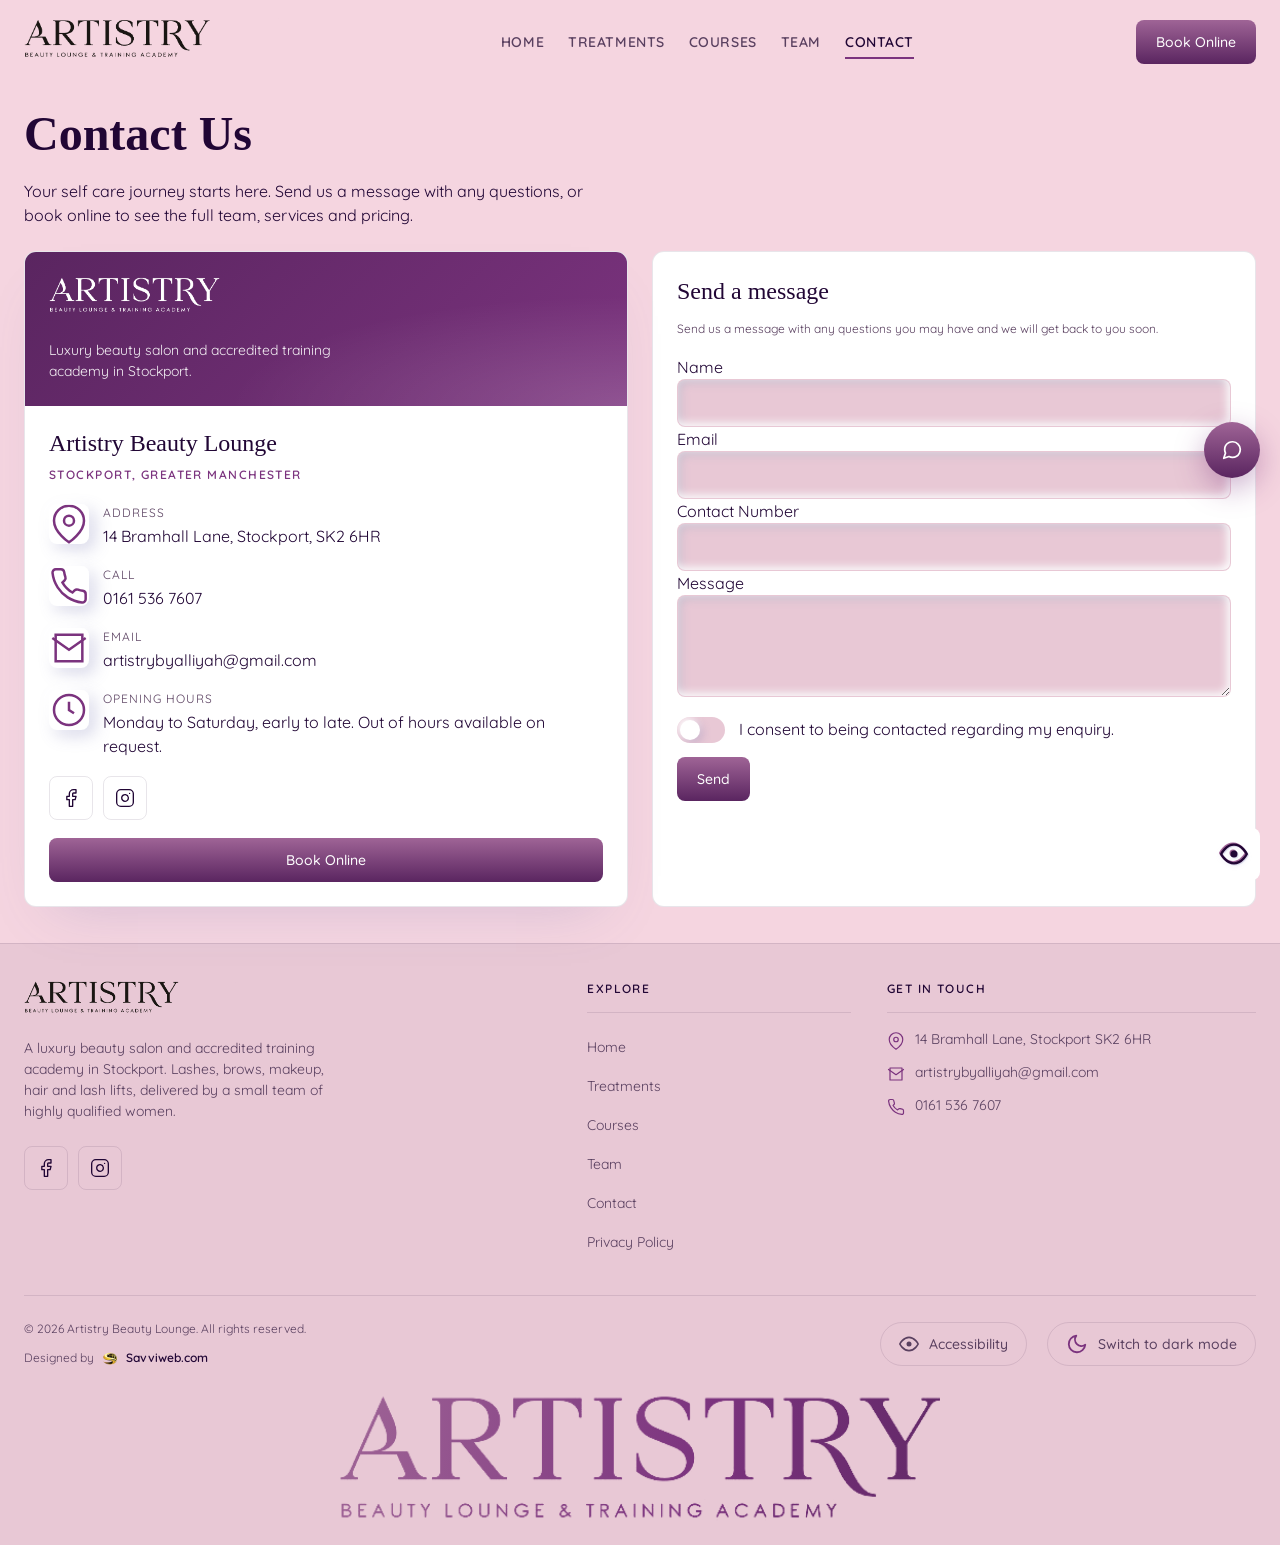
<file: contact.html>
<!DOCTYPE html>
<html lang="en" data-neo-palette="moon" data-neo-theme="light">
<head>
  <meta charset="utf-8">
  <meta name="robots" content="noindex, nofollow">
  <meta name="googlebot" content="noindex, nofollow">
  <meta name="viewport" content="width=device-width, initial-scale=1, viewport-fit=cover">
  <title>Contact &ndash; Artistry Beauty Lounge</title>
  <meta name="description" content="Contact Artistry Beauty Lounge at 14 Bramhall Lane, Stockport SK2 6HR. Call 0161 536 7607, email us, or book online. Open Monday to Saturday, out of hours on request.">
  <link rel="icon" href="images/favicon.png" type="image/png">
  <link rel="preconnect" href="https://fonts.googleapis.com">
  <link rel="preconnect" href="https://fonts.gstatic.com" crossorigin>
  <link href="https://fonts.googleapis.com/css2?family=Quicksand:wght@400;500;600&family=Cormorant+Garamond:wght@500;600&display=swap" rel="stylesheet">
  <link rel="stylesheet" href="neo/neo-design.css">
  <link rel="stylesheet" href="site.css">
  <style>
    :root {
      --neo-font-ui: "Quicksand", Inter, system-ui, sans-serif;
    }
  </style>
  <script src="neo/theme-init.js"></script>
  <script src="neo/a11y-init.js"></script>
  <script src="neo/scroll-reveal.js"></script>
</head>
<body class="neo-body">
  <a href="#neo-main" class="neo-skip-link">Skip to main content</a>
  <div id="neo-a11y-root"></div>
  <div class="neo-page">
    <header class="neo-mobile-header" id="neo-mobile-header">
      <div class="neo-mobile-header__inner">
        <a href="index.html" class="neo-mobile-header__brand neo-mobile-header__brand--wordmark">
          <img src="images/logo.png" alt="Artistry Beauty Lounge" class="neo-mobile-header__logo" style="height:42px">
        </a>
        <div class="neo-mobile-header__actions">
          <button type="button" class="neo-mobile-header__menu-btn" onclick="toggleNeoMobileMenu()" aria-label="Open menu" aria-haspopup="dialog" aria-expanded="false" aria-controls="neo-mobile-menu">
            <span class="neo-burger" aria-hidden="true"><span></span><span></span><span></span></span>
          </button>
        </div>
      </div>
    </header>
    <nav class="neo-desktop-nav" id="neo-desktop-nav" aria-label="Main">
      <div class="neo-desktop-nav__inner">
        <a href="index.html" class="neo-mobile-header__brand neo-mobile-header__brand--wordmark">
          <img src="images/logo.png" alt="Artistry Beauty Lounge" class="neo-mobile-header__logo" style="height:48px">
        </a>
        <ul class="neo-desktop-nav__links">
          <li><a href="index.html">Home</a></li>
          <li><a href="treatments.html">Treatments</a></li>
          <li><a href="courses.html">Courses</a></li>
          <li><a href="team.html">Team</a></li>
          <li><a href="contact.html" class="neo-nav-link--active" aria-current="page">Contact</a></li>
        </ul>
        <a href="https://www.artistrybeautylounge.co.uk/book-online" target="_blank" rel="noopener noreferrer" class="neo-btn neo-btn--primary">Book Online</a>
      </div>
    </nav>
    <div class="neo-mobile-menu" id="neo-mobile-menu" role="dialog" aria-modal="true" aria-label="Menu" aria-hidden="true">
      <div class="neo-mobile-menu__inner">
        <div class="neo-mobile-menu__head">
          <a href="index.html" class="neo-mobile-header__brand neo-mobile-header__brand--wordmark" data-neo-menu-close>
            <img src="images/logo.png" alt="" class="neo-mobile-header__logo" style="height:42px">
          </a>
          <button type="button" class="neo-mobile-menu__close" onclick="toggleNeoMobileMenu()" aria-label="Close menu">
            <svg width="24" height="24" viewBox="0 0 24 24" fill="none" stroke="currentColor" stroke-width="2" aria-hidden="true"><path d="M18 6L6 18M6 6l12 12"/></svg>
          </button>
        </div>
        <ul class="neo-mobile-menu__links">
          <li><a href="index.html" data-neo-menu-close>Home</a></li>
          <li><a href="treatments.html" data-neo-menu-close>Treatments</a></li>
          <li><a href="courses.html" data-neo-menu-close>Courses</a></li>
          <li><a href="team.html" data-neo-menu-close>Team</a></li>
          <li><a href="contact.html" class="neo-nav-link--active" data-neo-menu-close aria-current="page">Contact</a></li>
        </ul>
        <div class="neo-mobile-menu__cta">
          <a href="https://www.artistrybeautylounge.co.uk/book-online" target="_blank" rel="noopener noreferrer" class="neo-btn neo-btn--primary" data-neo-menu-close>Book Online</a>
        </div>
      </div>
    </div>

    <main id="neo-main" class="neo-page__main" tabindex="-1">
      <div class="neo-container" style="padding-block:var(--neo-space-8)">
        <h1 class="neo-h1">Contact Us</h1>
        <p class="neo-body" style="max-width:60ch;margin-top:var(--neo-space-3)">Your self care journey starts here. Send us a message with any questions, or book online to see the full team, services and pricing.</p>

        <div class="neo-contact-grid" style="margin-top:var(--neo-space-6)">
          <section class="neo-card neo-surface-raised neo-contact-card" aria-labelledby="neo-contact-card-name">
            <div class="neo-contact-card__header">
              <img class="neo-contact-card__logo" src="images/logo.png" alt="Artistry Beauty Lounge" width="210" height="40">
              <p class="neo-contact-card__tagline">Luxury beauty salon and accredited training academy in Stockport.</p>
            </div>
            <div class="neo-contact-card__body">
              <div class="neo-contact-card__person">
                <p class="neo-contact-card__name" id="neo-contact-card-name">Artistry Beauty Lounge</p>
                <p class="neo-contact-card__role">Stockport, Greater Manchester</p>
              </div>
              <ul class="neo-contact-list">
                <li class="neo-contact-list__item">
                  <span class="neo-icon neo-icon-tile" aria-hidden="true">
                    <svg viewBox="0 0 24 24" fill="none" stroke="currentColor" stroke-width="1.5"><path d="M21 10c0 7-9 13-9 13s-9-6-9-13a9 9 0 0118 0z"/><circle cx="12" cy="10" r="3"/></svg>
                  </span>
                  <span class="neo-contact-list__text">
                    <span class="neo-contact-list__label">Address</span>
                    <span class="neo-contact-list__value">14 Bramhall Lane, Stockport, SK2 6HR</span>
                  </span>
                </li>
                <li class="neo-contact-list__item">
                  <span class="neo-icon neo-icon-tile" aria-hidden="true">
                    <svg viewBox="0 0 24 24" fill="none" stroke="currentColor" stroke-width="1.5"><path d="M22 16.92v3a2 2 0 01-2.18 2 19.79 19.79 0 01-8.63-3.07 19.5 19.5 0 01-6-6 19.79 19.79 0 01-3.07-8.67A2 2 0 014.11 2h3a2 2 0 012 1.72c.127.96.361 1.903.7 2.81a2 2 0 01-.45 2.11L8.09 9.91a16 16 0 006 6l1.27-1.27a2 2 0 012.11-.45c.907.339 1.85.573 2.81.7A2 2 0 0122 16.92z"/></svg>
                  </span>
                  <span class="neo-contact-list__text">
                    <span class="neo-contact-list__label">Call</span>
                    <a class="neo-contact-list__value" href="tel:+441615367607">0161 536 7607</a>
                  </span>
                </li>
                <li class="neo-contact-list__item">
                  <span class="neo-icon neo-icon-tile" aria-hidden="true">
                    <svg viewBox="0 0 24 24" fill="none" stroke="currentColor" stroke-width="1.5"><path d="M4 4h16v16H4z"/><path d="M22 6l-10 7L2 6"/></svg>
                  </span>
                  <span class="neo-contact-list__text">
                    <span class="neo-contact-list__label">Email</span>
                    <a class="neo-contact-list__value" href="mailto:artistrybyalliyah@gmail.com">artistrybyalliyah@gmail.com</a>
                  </span>
                </li>
                <li class="neo-contact-list__item">
                  <span class="neo-icon neo-icon-tile" aria-hidden="true">
                    <svg viewBox="0 0 24 24" fill="none" stroke="currentColor" stroke-width="1.5"><circle cx="12" cy="12" r="9"/><path d="M12 7v5l3 2"/></svg>
                  </span>
                  <span class="neo-contact-list__text">
                    <span class="neo-contact-list__label">Opening hours</span>
                    <span class="neo-contact-list__value">Monday to Saturday, early to late. Out of hours available on request.</span>
                  </span>
                </li>
              </ul>
              <div class="neo-footer__social" style="margin-top:var(--neo-space-4)">
                <a href="https://www.facebook.com/alliyahscottmua" target="_blank" rel="noopener noreferrer" aria-label="Artistry Beauty Lounge on Facebook">
                  <svg viewBox="0 0 24 24" aria-hidden="true"><path d="M18 2h-3a5 5 0 00-5 5v3H7v4h3v8h4v-8h3l1-4h-4V7a1 1 0 011-1h3z"/></svg>
                </a>
                <a href="https://www.instagram.com/artistrybeautylounge" target="_blank" rel="noopener noreferrer" aria-label="Artistry Beauty Lounge on Instagram">
                  <svg viewBox="0 0 24 24" aria-hidden="true"><rect x="2" y="2" width="20" height="20" rx="5"/><path d="M16 11.37A4 4 0 1112.63 8 4 4 0 0116 11.37z"/><line x1="17.5" y1="6.5" x2="17.51" y2="6.5"/></svg>
                </a>
              </div>
              <a href="https://www.artistrybeautylounge.co.uk/book-online" target="_blank" rel="noopener noreferrer" class="neo-btn neo-btn--primary" style="margin-top:var(--neo-space-4)">Book Online</a>
            </div>
          </section>

          <section class="neo-card neo-surface-raised" style="padding:var(--neo-space-6)">
            <h2 class="neo-h3">Send a message</h2>
            <p class="neo-caption">Send us a message with any questions you may have and we will get back to you soon.</p>
            <form class="neo-form" style="margin-top:var(--neo-space-4)" action="mailto:artistrybyalliyah@gmail.com" method="post" enctype="text/plain">
              <label class="neo-field">
                <span class="neo-field__label">Name</span>
                <input class="neo-input" type="text" name="name" autocomplete="name" required>
              </label>
              <label class="neo-field">
                <span class="neo-field__label">Email</span>
                <input class="neo-input" type="email" name="email" autocomplete="email" required>
              </label>
              <label class="neo-field">
                <span class="neo-field__label">Contact Number</span>
                <input class="neo-input" type="tel" name="phone" autocomplete="tel">
              </label>
              <label class="neo-field">
                <span class="neo-field__label">Message</span>
                <textarea class="neo-input" name="message" rows="4" required></textarea>
              </label>
              <label class="neo-toggle-field" style="margin-block:var(--neo-space-3)">
                <span class="neo-toggle">
                  <input type="checkbox" name="consent" required>
                  <span class="neo-toggle__track"><span class="neo-toggle__fill"></span><span class="neo-toggle__knob"></span></span>
                </span>
                <span class="neo-toggle-field__label neo-body">I consent to being contacted regarding my enquiry.</span>
              </label>
              <button type="submit" class="neo-btn neo-btn--primary">Send</button>
            </form>
          </section>
        </div>
      </div>
    </main>

    <footer class="neo-footer neo-footer--with-bottom-nav">
      <div class="neo-footer__inner">
        <div class="neo-footer__grid">
          <div class="neo-footer__brand">
            <a href="index.html" class="neo-footer__logo">
              <img src="images/logo.png" alt="Artistry Beauty Lounge" width="210" height="40">
            </a>
            <p class="neo-footer__tagline">A luxury beauty salon and accredited training academy in Stockport. Lashes, brows, makeup, hair and lash lifts, delivered by a small team of highly qualified women.</p>
            <div class="neo-footer__social">
              <a href="https://www.facebook.com/alliyahscottmua" target="_blank" rel="noopener noreferrer" aria-label="Artistry Beauty Lounge on Facebook">
                <svg viewBox="0 0 24 24" aria-hidden="true"><path d="M18 2h-3a5 5 0 00-5 5v3H7v4h3v8h4v-8h3l1-4h-4V7a1 1 0 011-1h3z"/></svg>
              </a>
              <a href="https://www.instagram.com/artistrybeautylounge" target="_blank" rel="noopener noreferrer" aria-label="Artistry Beauty Lounge on Instagram">
                <svg viewBox="0 0 24 24" aria-hidden="true"><rect x="2" y="2" width="20" height="20" rx="5"/><path d="M16 11.37A4 4 0 1112.63 8 4 4 0 0116 11.37z"/><line x1="17.5" y1="6.5" x2="17.51" y2="6.5"/></svg>
              </a>
            </div>
          </div>
          <nav class="neo-footer__col" aria-label="Footer">
            <h2 class="neo-footer__heading">Explore</h2>
            <ul class="neo-footer__links">
              <li><a href="index.html">Home</a></li>
              <li><a href="treatments.html">Treatments</a></li>
              <li><a href="courses.html">Courses</a></li>
              <li><a href="team.html">Team</a></li>
              <li><a href="contact.html">Contact</a></li>
              <li><a href="privacy-policy.html">Privacy Policy</a></li>
            </ul>
          </nav>
          <div class="neo-footer__col">
            <h2 class="neo-footer__heading">Get in touch</h2>
            <ul class="neo-footer__contact">
              <li>
                <svg viewBox="0 0 24 24" aria-hidden="true"><path d="M21 10c0 7-9 13-9 13s-9-6-9-13a9 9 0 0118 0z"/><circle cx="12" cy="10" r="3"/></svg>
                <span>14 Bramhall Lane, Stockport SK2 6HR</span>
              </li>
              <li>
                <svg viewBox="0 0 24 24" aria-hidden="true"><path d="M4 4h16v16H4z"/><path d="M22 6l-10 7L2 6"/></svg>
                <a href="mailto:artistrybyalliyah@gmail.com">artistrybyalliyah@gmail.com</a>
              </li>
              <li>
                <svg viewBox="0 0 24 24" aria-hidden="true"><path d="M22 16.92v3a2 2 0 01-2.18 2 19.79 19.79 0 01-8.63-3.07 19.5 19.5 0 01-6-6 19.79 19.79 0 01-3.07-8.67A2 2 0 014.11 2h3a2 2 0 012 1.72c.127.96.361 1.903.7 2.81a2 2 0 01-.45 2.11L8.09 9.91a16 16 0 006 6l1.27-1.27a2 2 0 012.11-.45c.907.339 1.85.573 2.81.7A2 2 0 0122 16.92z"/></svg>
                <a href="tel:+441615367607">0161 536 7607</a>
              </li>
            </ul>
          </div>
        </div>
        <div class="neo-footer__bottom">
          <div class="neo-footer__bottom-left">
            <p class="neo-footer__copyright">&copy; 2026 Artistry Beauty Lounge. All rights reserved.</p>
            <a class="neo-footer__credit" href="https://savviweb.com" target="_blank" rel="noopener noreferrer">
              <span>Designed by</span>
              <img src="images/savviweb-logo.png" alt="" width="18" height="18">
              <strong>Savviweb.com</strong>
            </a>
          </div>
          <div class="neo-footer__legal">
            <button type="button" class="neo-a11y-footer-btn" data-neo-a11y-open aria-haspopup="dialog">
              <svg viewBox="0 0 24 24" aria-hidden="true" fill="none" stroke="currentColor" stroke-width="2" stroke-linecap="round" stroke-linejoin="round"><path d="M1 12s4-8 11-8 11 8 11 8-4 8-11 8-11-8-11-8z"/><circle cx="12" cy="12" r="3"/></svg>
              <span>Accessibility</span>
            </button>
          </div>
        </div>
      </div>
      <div class="neo-footer__wordmark" aria-hidden="true"></div>
    </footer>
    <nav class="neo-bottom-nav" aria-label="Mobile">
      <div class="neo-bottom-nav__inner">
        <a href="index.html" class="neo-bottom-nav__tab"><svg viewBox="0 0 24 24" aria-hidden="true"><path d="M3 10.5L12 3l9 7.5V20a1 1 0 01-1 1h-5v-6H9v6H4a1 1 0 01-1-1v-9.5z"/></svg><span>Home</span></a>
        <a href="treatments.html" class="neo-bottom-nav__tab"><svg viewBox="0 0 24 24" aria-hidden="true"><rect x="3" y="3" width="7" height="7" rx="1"/><rect x="14" y="3" width="7" height="7" rx="1"/><rect x="3" y="14" width="7" height="7" rx="1"/><rect x="14" y="14" width="7" height="7" rx="1"/></svg><span>Treatments</span></a>
        <a href="courses.html" class="neo-bottom-nav__tab"><svg viewBox="0 0 24 24" aria-hidden="true"><path d="M4 19.5A2.5 2.5 0 0 1 6.5 17H20"/><path d="M6.5 2H20v20H6.5A2.5 2.5 0 0 1 4 19.5v-15A2.5 2.5 0 0 1 6.5 2z"/></svg><span>Courses</span></a>
        <a href="contact.html" class="neo-bottom-nav__tab neo-bottom-nav__tab--active" aria-current="page"><svg viewBox="0 0 24 24" aria-hidden="true"><path d="M4 4h16v16H4z"/><path d="M22 6l-10 7L2 6"/></svg><span>Contact</span></a>
      </div>
    </nav>
  </div>
  <!-- Let's Chat! quick-contact launcher -->
  <div class="abl-chat" data-abl-chat>
    <div class="abl-chat__panel" id="abl-chat-panel" role="dialog" aria-label="Chat with Artistry Beauty Lounge" aria-modal="false" hidden>
      <div class="abl-chat__header">
        <span class="abl-chat__avatar" aria-hidden="true">
          <svg viewBox="0 0 24 24" fill="none" stroke="currentColor" stroke-width="1.8" stroke-linecap="round" stroke-linejoin="round"><path d="M21 11.5a8.38 8.38 0 0 1-.9 3.8 8.5 8.5 0 0 1-7.6 4.7 8.38 8.38 0 0 1-3.8-.9L3 21l1.9-5.7a8.38 8.38 0 0 1-.9-3.8 8.5 8.5 0 0 1 4.7-7.6 8.38 8.38 0 0 1 3.8-.9h.5a8.48 8.48 0 0 1 8 8z"/></svg>
        </span>
        <span class="abl-chat__heading">
          <strong>Artistry Beauty Lounge</strong>
          <span class="abl-chat__status">We usually reply within a few hours</span>
        </span>
        <button type="button" class="abl-chat__close" data-abl-chat-close aria-label="Close chat">
          <svg viewBox="0 0 24 24" fill="none" stroke="currentColor" stroke-width="2" aria-hidden="true"><path d="M18 6L6 18M6 6l12 12"/></svg>
        </button>
      </div>
      <div class="abl-chat__body">
        <p class="abl-chat__greeting">Hi, thanks for stopping by. How can we help today? Pick an option and we will get straight back to you.</p>
        <div class="abl-chat__options">
          <a class="abl-chat__option" href="https://www.artistrybeautylounge.co.uk/book-online" target="_blank" rel="noopener noreferrer">
            <span class="abl-chat__option-icon" aria-hidden="true"><svg viewBox="0 0 24 24" fill="none" stroke="currentColor" stroke-width="1.8" stroke-linecap="round" stroke-linejoin="round"><rect x="3" y="4" width="18" height="18" rx="2"/><path d="M16 2v4M8 2v4M3 10h18"/></svg></span>
            <span class="abl-chat__option-text"><strong>Book online</strong><span>See every service and price</span></span>
          </a>
          <a class="abl-chat__option" href="tel:+441615367607">
            <span class="abl-chat__option-icon" aria-hidden="true"><svg viewBox="0 0 24 24" fill="none" stroke="currentColor" stroke-width="1.8" stroke-linecap="round" stroke-linejoin="round"><path d="M22 16.92v3a2 2 0 0 1-2.18 2 19.79 19.79 0 0 1-8.63-3.07 19.5 19.5 0 0 1-6-6 19.79 19.79 0 0 1-3.07-8.67A2 2 0 0 1 4.11 2h3a2 2 0 0 1 2 1.72c.13.96.36 1.9.7 2.81a2 2 0 0 1-.45 2.11L8.09 9.91a16 16 0 0 0 6 6l1.27-1.27a2 2 0 0 1 2.11-.45c.91.34 1.85.57 2.81.7A2 2 0 0 1 22 16.92z"/></svg></span>
            <span class="abl-chat__option-text"><strong>Call the salon</strong><span>0161 536 7607</span></span>
          </a>
          <a class="abl-chat__option" href="mailto:artistrybyalliyah@gmail.com">
            <span class="abl-chat__option-icon" aria-hidden="true"><svg viewBox="0 0 24 24" fill="none" stroke="currentColor" stroke-width="1.8" stroke-linecap="round" stroke-linejoin="round"><rect x="3" y="5" width="18" height="14" rx="2"/><path d="m3 7 9 6 9-6"/></svg></span>
            <span class="abl-chat__option-text"><strong>Email us</strong><span>artistrybyalliyah@gmail.com</span></span>
          </a>
          <a class="abl-chat__option" href="https://www.instagram.com/artistrybeautylounge" target="_blank" rel="noopener noreferrer">
            <span class="abl-chat__option-icon" aria-hidden="true"><svg viewBox="0 0 24 24" fill="none" stroke="currentColor" stroke-width="1.8" stroke-linecap="round" stroke-linejoin="round"><rect x="2" y="2" width="20" height="20" rx="5"/><circle cx="12" cy="12" r="4"/><path d="M17.5 6.5h.01"/></svg></span>
            <span class="abl-chat__option-text"><strong>Message on Instagram</strong><span>@artistrybeautylounge</span></span>
          </a>
        </div>
      </div>
    </div>
    <button type="button" class="abl-chat__launcher" data-abl-chat-toggle aria-expanded="false" aria-controls="abl-chat-panel">
      <span class="abl-chat__launcher-icon abl-chat__launcher-icon--chat" aria-hidden="true"><svg viewBox="0 0 24 24" fill="none" stroke="currentColor" stroke-width="1.9" stroke-linecap="round" stroke-linejoin="round"><path d="M21 11.5a8.38 8.38 0 0 1-.9 3.8 8.5 8.5 0 0 1-7.6 4.7 8.38 8.38 0 0 1-3.8-.9L3 21l1.9-5.7a8.38 8.38 0 0 1-.9-3.8 8.5 8.5 0 0 1 4.7-7.6 8.38 8.38 0 0 1 3.8-.9h.5a8.48 8.48 0 0 1 8 8z"/></svg></span>
      <span class="abl-chat__launcher-icon abl-chat__launcher-icon--close" aria-hidden="true"><svg viewBox="0 0 24 24" fill="none" stroke="currentColor" stroke-width="2.2" stroke-linecap="round" stroke-linejoin="round"><path d="M18 6L6 18M6 6l12 12"/></svg></span>
      <span class="abl-chat__launcher-label">Let's Chat!</span>
    </button>
  </div>
  <script>
    (function () {
      var root = document.querySelector('[data-abl-chat]');
      if (!root) return;
      var toggle = root.querySelector('[data-abl-chat-toggle]');
      var panel = root.querySelector('#abl-chat-panel');
      var closeBtn = root.querySelector('[data-abl-chat-close]');
      var hideTimer = null;

      function isOpen() { return root.classList.contains('abl-chat--open'); }
      function open() {
        if (hideTimer) { window.clearTimeout(hideTimer); hideTimer = null; }
        panel.hidden = false;
        window.requestAnimationFrame(function () { root.classList.add('abl-chat--open'); });
        toggle.setAttribute('aria-expanded', 'true');
      }
      function close() {
        root.classList.remove('abl-chat--open');
        toggle.setAttribute('aria-expanded', 'false');
        hideTimer = window.setTimeout(function () { if (!isOpen()) panel.hidden = true; }, 240);
        schedule();
      }
      toggle.addEventListener('click', function () { isOpen() ? close() : open(); });
      closeBtn.addEventListener('click', function () { close(); toggle.focus(); });
      document.addEventListener('keydown', function (e) { if (e.key === 'Escape' && isOpen()) { close(); toggle.focus(); } });
      document.addEventListener('click', function (e) { if (isOpen() && !root.contains(e.target)) close(); });

      /* Proactive, obstacle-aware positioning.
         The launcher rides the right edge, vertically centred. On scroll/resize
         it samples what sits directly behind it; if that is something a visitor
         might want to tap (link, button, form field, or the footer wordmark) it
         glides to the nearest clear band instead of covering it. Paused while the
         panel is open so it stays put during a conversation. */
      var OBSTACLE = 'a[href],button,input,select,textarea,label,summary,[role="button"],[onclick],.neo-footer__wordmark';
      var raf = null;

      function blockedAt(left, right, topY, h) {
        var cx = (left + right) / 2;
        var pts = [
          [cx, topY + 6],
          [cx, topY + h / 2],
          [cx, topY + h - 6],
          [left + 6, topY + h / 2],
          [right - 6, topY + h / 2]
        ];
        for (var i = 0; i < pts.length; i++) {
          var x = pts[i][0], y = pts[i][1];
          if (x < 0 || y < 0 || x > window.innerWidth || y > window.innerHeight) continue;
          var els = document.elementsFromPoint(x, y) || [];
          for (var j = 0; j < els.length; j++) {
            var el = els[j];
            if (root.contains(el)) continue;
            if (el.closest && el.closest('#neo-a11y-root')) continue;
            if (el.closest && el.closest(OBSTACLE)) return true;
            break;
          }
        }
        return false;
      }

      function reposition() {
        raf = null;
        if (isOpen()) return;
        var r = toggle.getBoundingClientRect();
        var h = r.height || 56;
        var left = r.left, right = r.right;
        var vh = window.innerHeight;
        var minY = 76;
        var maxY = vh - h - 24;
        if (maxY < minY) return;
        var centerY = Math.max(minY, Math.min(maxY, Math.round((vh - h) / 2)));
        var target = centerY;
        if (blockedAt(left, right, centerY, h)) {
          var step = 18, found = null;
          for (var d = step; d <= vh; d += step) {
            var down = centerY + d, up = centerY - d;
            if (down <= maxY && !blockedAt(left, right, down, h)) { found = down; break; }
            if (up >= minY && !blockedAt(left, right, up, h)) { found = up; break; }
          }
          if (found !== null) target = found;
        }
        root.style.top = target + 'px';
        root.style.transform = 'none';
      }

      function schedule() {
        if (raf !== null) return;
        raf = window.requestAnimationFrame(reposition);
      }

      window.addEventListener('scroll', schedule, { passive: true });
      window.addEventListener('resize', schedule);
      window.addEventListener('load', schedule);
      schedule();
      window.setTimeout(schedule, 300);
    })();
  </script>
  <script src="neo/mobile-nav.js" defer></script>
  <script src="neo/theme-toggle.js" defer></script>
  <script src="neo/a11y-toolbar.js" defer></script>
</body>
</html>
</file>
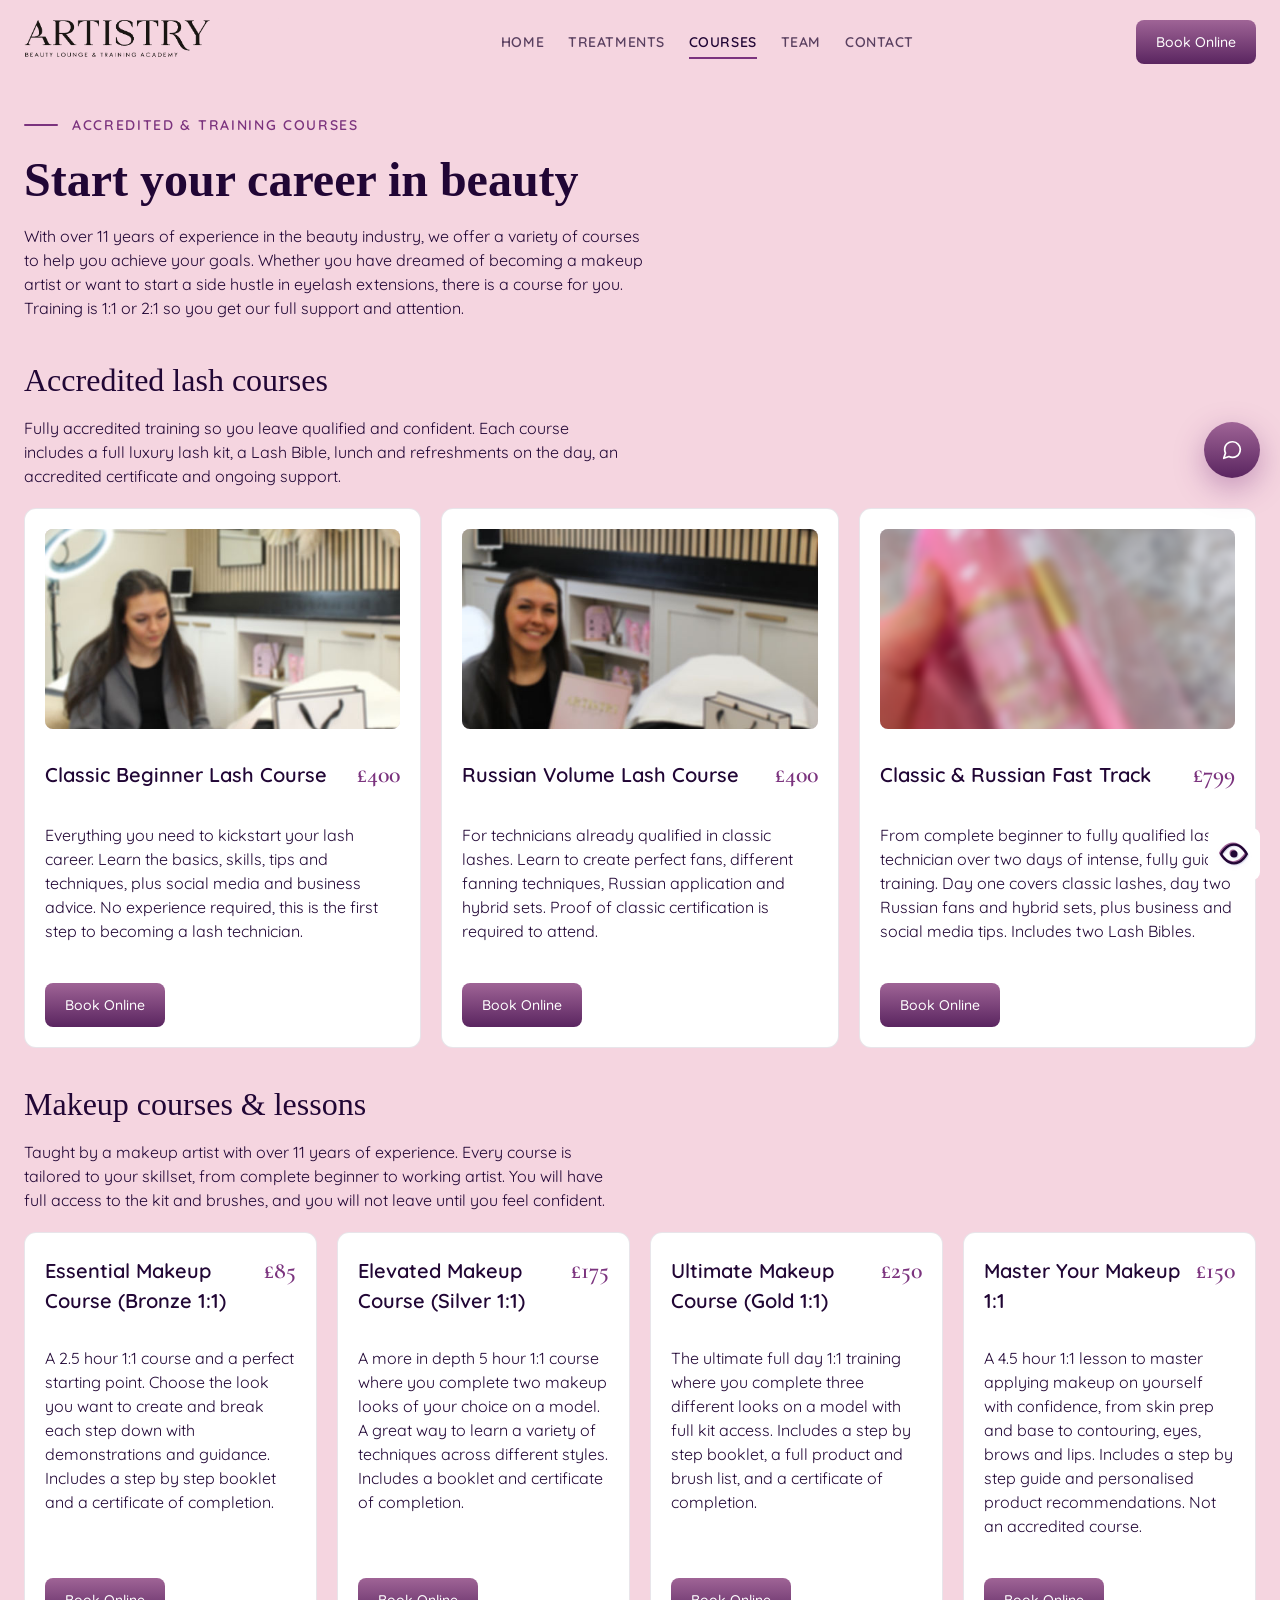
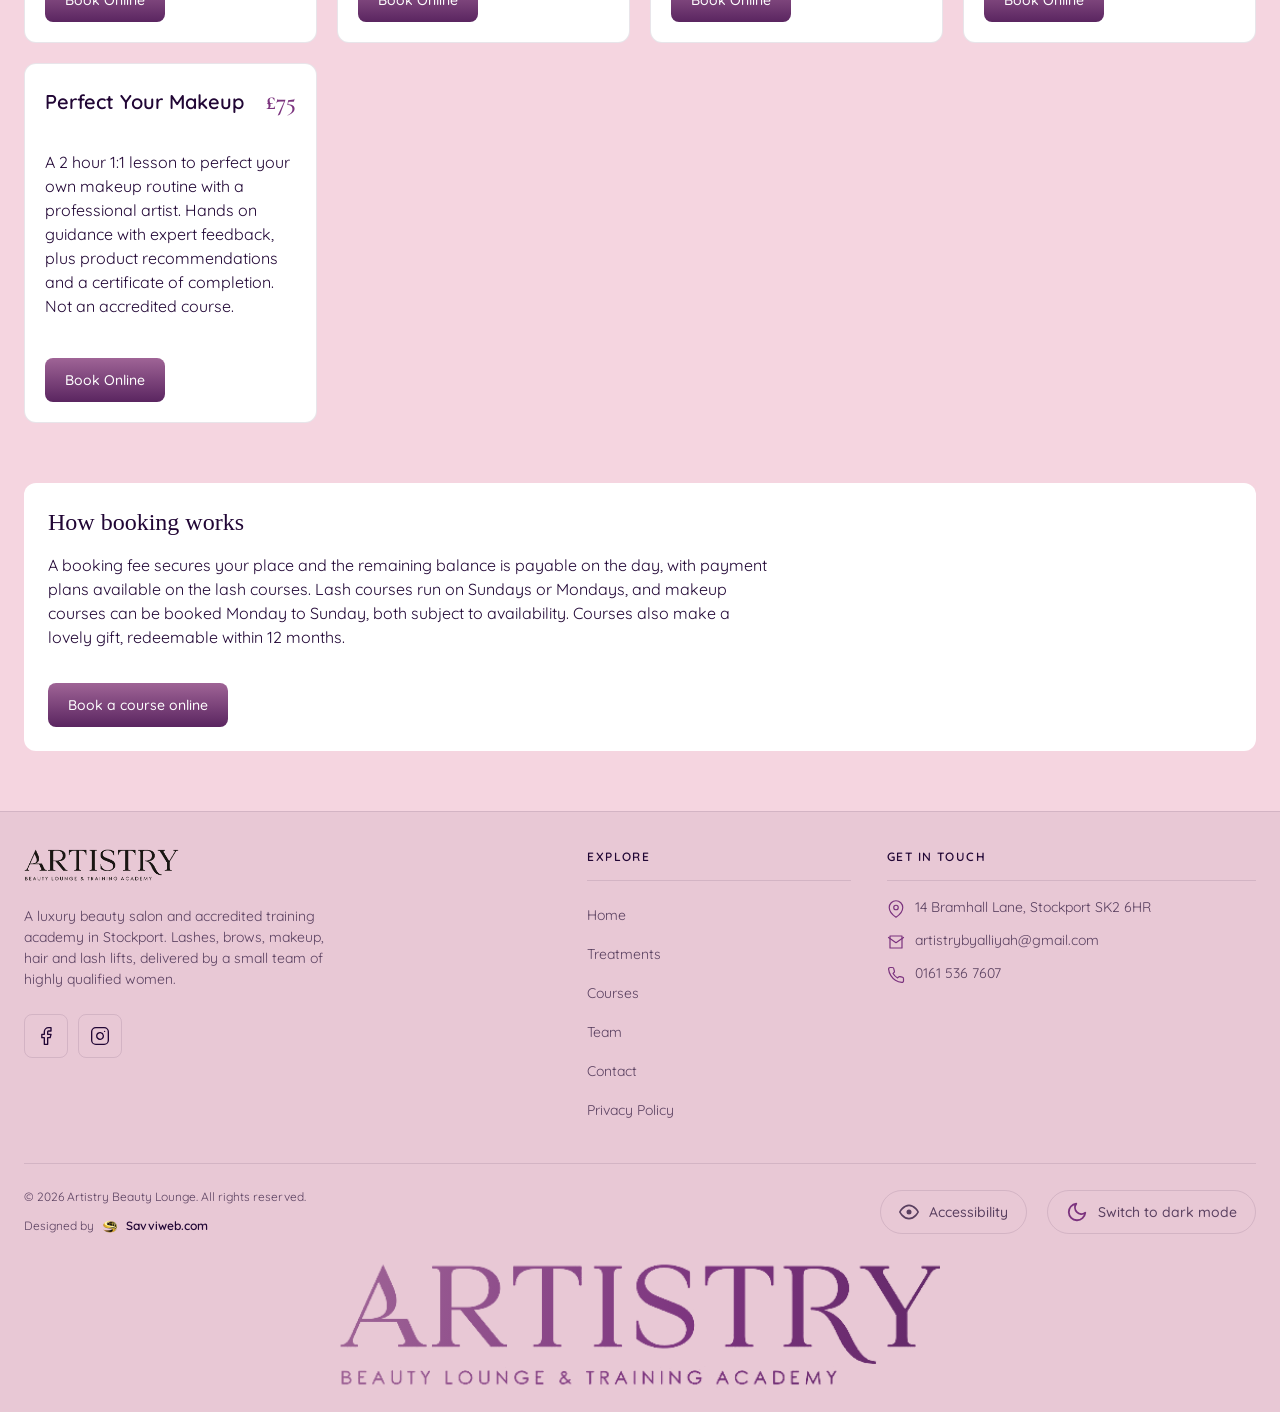
<file: courses.html>
<!DOCTYPE html>
<html lang="en" data-neo-palette="moon" data-neo-theme="light">
<head>
  <meta charset="utf-8">
  <meta name="robots" content="noindex, nofollow">
  <meta name="googlebot" content="noindex, nofollow">
  <meta name="viewport" content="width=device-width, initial-scale=1, viewport-fit=cover">
  <title>Accredited &amp; Training Courses &ndash; Artistry Beauty Lounge</title>
  <meta name="description" content="Accredited lash courses and 1:1 makeup training at Artistry Beauty Lounge in Stockport. Classic, Russian and fast track lash courses, plus essential to ultimate makeup courses, taught by an artist with 11+ years of experience.">
  <link rel="icon" href="images/favicon.png" type="image/png">
  <link rel="preconnect" href="https://fonts.googleapis.com">
  <link rel="preconnect" href="https://fonts.gstatic.com" crossorigin>
  <link href="https://fonts.googleapis.com/css2?family=Quicksand:wght@400;500;600&family=Cormorant+Garamond:wght@500;600&display=swap" rel="stylesheet">
  <link rel="stylesheet" href="neo/neo-design.css">
  <link rel="stylesheet" href="site.css">
  <style>
    :root {
      --neo-font-ui: "Quicksand", Inter, system-ui, sans-serif;
    }
    .neo-course-grid {
      display: grid;
      grid-template-columns: repeat(auto-fit, minmax(280px, 1fr));
      gap: var(--neo-space-5);
      margin-top: var(--neo-space-5);
    }
    .neo-course-card { display: flex; flex-direction: column; gap: var(--neo-space-3); }
    .neo-course-card__head {
      display: flex; align-items: baseline; justify-content: space-between; gap: var(--neo-space-3);
    }
    .neo-course-card__price {
      font-family: "Cormorant Garamond", Georgia, serif;
      font-size: var(--neo-text-2xl); font-weight: 600; color: var(--neo-accent); white-space: nowrap;
    }
    .neo-course-card__desc { flex: 1; }
    .neo-course-card .neo-btn { align-self: flex-start; margin-top: var(--neo-space-2); }
  </style>
  <script src="neo/theme-init.js"></script>
  <script src="neo/a11y-init.js"></script>
  <script src="neo/scroll-reveal.js"></script>
</head>
<body class="neo-body">
  <a href="#neo-main" class="neo-skip-link">Skip to main content</a>
  <div id="neo-a11y-root"></div>
  <div class="neo-page">
    <header class="neo-mobile-header" id="neo-mobile-header">
      <div class="neo-mobile-header__inner">
        <a href="index.html" class="neo-mobile-header__brand neo-mobile-header__brand--wordmark">
          <img src="images/logo.png" alt="Artistry Beauty Lounge" class="neo-mobile-header__logo" style="height:42px">
        </a>
        <div class="neo-mobile-header__actions">
          <button type="button" class="neo-mobile-header__menu-btn" onclick="toggleNeoMobileMenu()" aria-label="Open menu" aria-haspopup="dialog" aria-expanded="false" aria-controls="neo-mobile-menu">
            <span class="neo-burger" aria-hidden="true"><span></span><span></span><span></span></span>
          </button>
        </div>
      </div>
    </header>
    <nav class="neo-desktop-nav" id="neo-desktop-nav" aria-label="Main">
      <div class="neo-desktop-nav__inner">
        <a href="index.html" class="neo-mobile-header__brand neo-mobile-header__brand--wordmark">
          <img src="images/logo.png" alt="Artistry Beauty Lounge" class="neo-mobile-header__logo" style="height:48px">
        </a>
        <ul class="neo-desktop-nav__links">
          <li><a href="index.html">Home</a></li>
          <li><a href="treatments.html">Treatments</a></li>
          <li><a href="courses.html" class="neo-nav-link--active" aria-current="page">Courses</a></li>
          <li><a href="team.html">Team</a></li>
          <li><a href="contact.html">Contact</a></li>
        </ul>
        <a href="https://www.artistrybeautylounge.co.uk/book-online" target="_blank" rel="noopener noreferrer" class="neo-btn neo-btn--primary">Book Online</a>
      </div>
    </nav>
    <div class="neo-mobile-menu" id="neo-mobile-menu" role="dialog" aria-modal="true" aria-label="Menu" aria-hidden="true">
      <div class="neo-mobile-menu__inner">
        <div class="neo-mobile-menu__head">
          <a href="index.html" class="neo-mobile-header__brand neo-mobile-header__brand--wordmark" data-neo-menu-close>
            <img src="images/logo.png" alt="" class="neo-mobile-header__logo" style="height:42px">
          </a>
          <button type="button" class="neo-mobile-menu__close" onclick="toggleNeoMobileMenu()" aria-label="Close menu">
            <svg width="24" height="24" viewBox="0 0 24 24" fill="none" stroke="currentColor" stroke-width="2" aria-hidden="true"><path d="M18 6L6 18M6 6l12 12"/></svg>
          </button>
        </div>
        <ul class="neo-mobile-menu__links">
          <li><a href="index.html" data-neo-menu-close>Home</a></li>
          <li><a href="treatments.html" data-neo-menu-close>Treatments</a></li>
          <li><a href="courses.html" class="neo-nav-link--active" data-neo-menu-close aria-current="page">Courses</a></li>
          <li><a href="team.html" data-neo-menu-close>Team</a></li>
          <li><a href="contact.html" data-neo-menu-close>Contact</a></li>
        </ul>
        <div class="neo-mobile-menu__cta">
          <a href="https://www.artistrybeautylounge.co.uk/book-online" target="_blank" rel="noopener noreferrer" class="neo-btn neo-btn--primary" data-neo-menu-close>Book Online</a>
        </div>
      </div>
    </div>

    <main id="neo-main" class="neo-page__main" tabindex="-1">
      <div class="neo-container" style="padding-block:var(--neo-space-8)">
        <p class="neo-hero__eyebrow">Accredited &amp; Training Courses</p>
        <h1 class="neo-h1">Start your career in beauty</h1>
        <p class="neo-body" style="max-width:62ch;margin-top:var(--neo-space-3)">With over 11 years of experience in the beauty industry, we offer a variety of courses to help you achieve your goals. Whether you have dreamed of becoming a makeup artist or want to start a side hustle in eyelash extensions, there is a course for you. Training is 1:1 or 2:1 so you get our full support and attention.</p>

        <section class="neo-section" style="padding-top:var(--neo-space-6)" aria-labelledby="neo-lash-courses">
          <h2 class="neo-h2" id="neo-lash-courses">Accredited lash courses</h2>
          <p class="neo-body" style="max-width:60ch">Fully accredited training so you leave qualified and confident. Each course includes a full luxury lash kit, a Lash Bible, lunch and refreshments on the day, an accredited certificate and ongoing support.</p>

          <div class="neo-course-grid" data-neo-reveal>
            <article class="neo-card neo-surface-raised neo-course-card">
              <div class="neo-card__image">
                <img src="images/courses/classic-beginner.jpg" alt="Classic Beginner Lash Course" loading="lazy">
              </div>
              <div class="neo-course-card__head">
                <h3 class="neo-card__title" style="margin:0">Classic Beginner Lash Course</h3>
                <span class="neo-course-card__price">&pound;400</span>
              </div>
              <p class="neo-body neo-course-card__desc">Everything you need to kickstart your lash career. Learn the basics, skills, tips and techniques, plus social media and business advice. No experience required, this is the first step to becoming a lash technician.</p>
              <a href="https://www.artistrybeautylounge.co.uk/book-online" target="_blank" rel="noopener noreferrer" class="neo-btn neo-btn--primary">Book Online</a>
            </article>

            <article class="neo-card neo-surface-raised neo-course-card">
              <div class="neo-card__image">
                <img src="images/courses/russian-volume.jpg" alt="Russian Volume Lash Course" loading="lazy">
              </div>
              <div class="neo-course-card__head">
                <h3 class="neo-card__title" style="margin:0">Russian Volume Lash Course</h3>
                <span class="neo-course-card__price">&pound;400</span>
              </div>
              <p class="neo-body neo-course-card__desc">For technicians already qualified in classic lashes. Learn to create perfect fans, different fanning techniques, Russian application and hybrid sets. Proof of classic certification is required to attend.</p>
              <a href="https://www.artistrybeautylounge.co.uk/book-online" target="_blank" rel="noopener noreferrer" class="neo-btn neo-btn--primary">Book Online</a>
            </article>

            <article class="neo-card neo-surface-raised neo-course-card">
              <div class="neo-card__image">
                <img src="images/courses/fast-track.png" alt="Classic &amp; Russian Fast Track Course" loading="lazy">
              </div>
              <div class="neo-course-card__head">
                <h3 class="neo-card__title" style="margin:0">Classic &amp; Russian Fast Track</h3>
                <span class="neo-course-card__price">&pound;799</span>
              </div>
              <p class="neo-body neo-course-card__desc">From complete beginner to fully qualified lash technician over two days of intense, fully guided training. Day one covers classic lashes, day two Russian fans and hybrid sets, plus business and social media tips. Includes two Lash Bibles.</p>
              <a href="https://www.artistrybeautylounge.co.uk/book-online" target="_blank" rel="noopener noreferrer" class="neo-btn neo-btn--primary">Book Online</a>
            </article>
          </div>
        </section>

        <section class="neo-section" style="padding-top:0" aria-labelledby="neo-makeup-courses">
          <h2 class="neo-h2" id="neo-makeup-courses">Makeup courses &amp; lessons</h2>
          <p class="neo-body" style="max-width:60ch">Taught by a makeup artist with over 11 years of experience. Every course is tailored to your skillset, from complete beginner to working artist. You will have full access to the kit and brushes, and you will not leave until you feel confident.</p>

          <div class="neo-course-grid" data-neo-reveal>
            <article class="neo-card neo-surface-raised neo-course-card">
              <div class="neo-course-card__head">
                <h3 class="neo-card__title" style="margin:0">Essential Makeup Course (Bronze 1:1)</h3>
                <span class="neo-course-card__price">&pound;85</span>
              </div>
              <p class="neo-body neo-course-card__desc">A 2.5 hour 1:1 course and a perfect starting point. Choose the look you want to create and break each step down with demonstrations and guidance. Includes a step by step booklet and a certificate of completion.</p>
              <a href="https://www.artistrybeautylounge.co.uk/book-online" target="_blank" rel="noopener noreferrer" class="neo-btn neo-btn--primary">Book Online</a>
            </article>

            <article class="neo-card neo-surface-raised neo-course-card">
              <div class="neo-course-card__head">
                <h3 class="neo-card__title" style="margin:0">Elevated Makeup Course (Silver 1:1)</h3>
                <span class="neo-course-card__price">&pound;175</span>
              </div>
              <p class="neo-body neo-course-card__desc">A more in depth 5 hour 1:1 course where you complete two makeup looks of your choice on a model. A great way to learn a variety of techniques across different styles. Includes a booklet and certificate of completion.</p>
              <a href="https://www.artistrybeautylounge.co.uk/book-online" target="_blank" rel="noopener noreferrer" class="neo-btn neo-btn--primary">Book Online</a>
            </article>

            <article class="neo-card neo-surface-raised neo-course-card">
              <div class="neo-course-card__head">
                <h3 class="neo-card__title" style="margin:0">Ultimate Makeup Course (Gold 1:1)</h3>
                <span class="neo-course-card__price">&pound;250</span>
              </div>
              <p class="neo-body neo-course-card__desc">The ultimate full day 1:1 training where you complete three different looks on a model with full kit access. Includes a step by step booklet, a full product and brush list, and a certificate of completion.</p>
              <a href="https://www.artistrybeautylounge.co.uk/book-online" target="_blank" rel="noopener noreferrer" class="neo-btn neo-btn--primary">Book Online</a>
            </article>

            <article class="neo-card neo-surface-raised neo-course-card">
              <div class="neo-course-card__head">
                <h3 class="neo-card__title" style="margin:0">Master Your Makeup 1:1</h3>
                <span class="neo-course-card__price">&pound;150</span>
              </div>
              <p class="neo-body neo-course-card__desc">A 4.5 hour 1:1 lesson to master applying makeup on yourself with confidence, from skin prep and base to contouring, eyes, brows and lips. Includes a step by step guide and personalised product recommendations. Not an accredited course.</p>
              <a href="https://www.artistrybeautylounge.co.uk/book-online" target="_blank" rel="noopener noreferrer" class="neo-btn neo-btn--primary">Book Online</a>
            </article>

            <article class="neo-card neo-surface-raised neo-course-card">
              <div class="neo-course-card__head">
                <h3 class="neo-card__title" style="margin:0">Perfect Your Makeup</h3>
                <span class="neo-course-card__price">&pound;75</span>
              </div>
              <p class="neo-body neo-course-card__desc">A 2 hour 1:1 lesson to perfect your own makeup routine with a professional artist. Hands on guidance with expert feedback, plus product recommendations and a certificate of completion. Not an accredited course.</p>
              <a href="https://www.artistrybeautylounge.co.uk/book-online" target="_blank" rel="noopener noreferrer" class="neo-btn neo-btn--primary">Book Online</a>
            </article>
          </div>
        </section>

        <section class="neo-section neo-section--inset">
          <h2 class="neo-h3">How booking works</h2>
          <p class="neo-body">A booking fee secures your place and the remaining balance is payable on the day, with payment plans available on the lash courses. Lash courses run on Sundays or Mondays, and makeup courses can be booked Monday to Sunday, both subject to availability. Courses also make a lovely gift, redeemable within 12 months.</p>
          <a href="https://www.artistrybeautylounge.co.uk/book-online" target="_blank" rel="noopener noreferrer" class="neo-btn neo-btn--primary" style="margin-top:var(--neo-space-4)">Book a course online</a>
        </section>
      </div>
    </main>

    <footer class="neo-footer neo-footer--with-bottom-nav">
      <div class="neo-footer__inner">
        <div class="neo-footer__grid">
          <div class="neo-footer__brand">
            <a href="index.html" class="neo-footer__logo">
              <img src="images/logo.png" alt="Artistry Beauty Lounge" width="210" height="40">
            </a>
            <p class="neo-footer__tagline">A luxury beauty salon and accredited training academy in Stockport. Lashes, brows, makeup, hair and lash lifts, delivered by a small team of highly qualified women.</p>
            <div class="neo-footer__social">
              <a href="https://www.facebook.com/alliyahscottmua" target="_blank" rel="noopener noreferrer" aria-label="Artistry Beauty Lounge on Facebook">
                <svg viewBox="0 0 24 24" aria-hidden="true"><path d="M18 2h-3a5 5 0 00-5 5v3H7v4h3v8h4v-8h3l1-4h-4V7a1 1 0 011-1h3z"/></svg>
              </a>
              <a href="https://www.instagram.com/artistrybeautylounge" target="_blank" rel="noopener noreferrer" aria-label="Artistry Beauty Lounge on Instagram">
                <svg viewBox="0 0 24 24" aria-hidden="true"><rect x="2" y="2" width="20" height="20" rx="5"/><path d="M16 11.37A4 4 0 1112.63 8 4 4 0 0116 11.37z"/><line x1="17.5" y1="6.5" x2="17.51" y2="6.5"/></svg>
              </a>
            </div>
          </div>
          <nav class="neo-footer__col" aria-label="Footer">
            <h2 class="neo-footer__heading">Explore</h2>
            <ul class="neo-footer__links">
              <li><a href="index.html">Home</a></li>
              <li><a href="treatments.html">Treatments</a></li>
              <li><a href="courses.html">Courses</a></li>
              <li><a href="team.html">Team</a></li>
              <li><a href="contact.html">Contact</a></li>
              <li><a href="privacy-policy.html">Privacy Policy</a></li>
            </ul>
          </nav>
          <div class="neo-footer__col">
            <h2 class="neo-footer__heading">Get in touch</h2>
            <ul class="neo-footer__contact">
              <li>
                <svg viewBox="0 0 24 24" aria-hidden="true"><path d="M21 10c0 7-9 13-9 13s-9-6-9-13a9 9 0 0118 0z"/><circle cx="12" cy="10" r="3"/></svg>
                <span>14 Bramhall Lane, Stockport SK2 6HR</span>
              </li>
              <li>
                <svg viewBox="0 0 24 24" aria-hidden="true"><path d="M4 4h16v16H4z"/><path d="M22 6l-10 7L2 6"/></svg>
                <a href="mailto:artistrybyalliyah@gmail.com">artistrybyalliyah@gmail.com</a>
              </li>
              <li>
                <svg viewBox="0 0 24 24" aria-hidden="true"><path d="M22 16.92v3a2 2 0 01-2.18 2 19.79 19.79 0 01-8.63-3.07 19.5 19.5 0 01-6-6 19.79 19.79 0 01-3.07-8.67A2 2 0 014.11 2h3a2 2 0 012 1.72c.127.96.361 1.903.7 2.81a2 2 0 01-.45 2.11L8.09 9.91a16 16 0 006 6l1.27-1.27a2 2 0 012.11-.45c.907.339 1.85.573 2.81.7A2 2 0 0122 16.92z"/></svg>
                <a href="tel:+441615367607">0161 536 7607</a>
              </li>
            </ul>
          </div>
        </div>
        <div class="neo-footer__bottom">
          <div class="neo-footer__bottom-left">
            <p class="neo-footer__copyright">&copy; 2026 Artistry Beauty Lounge. All rights reserved.</p>
            <a class="neo-footer__credit" href="https://savviweb.com" target="_blank" rel="noopener noreferrer">
              <span>Designed by</span>
              <img src="images/savviweb-logo.png" alt="" width="18" height="18">
              <strong>Savviweb.com</strong>
            </a>
          </div>
          <div class="neo-footer__legal">
            <button type="button" class="neo-a11y-footer-btn" data-neo-a11y-open aria-haspopup="dialog">
              <svg viewBox="0 0 24 24" aria-hidden="true" fill="none" stroke="currentColor" stroke-width="2" stroke-linecap="round" stroke-linejoin="round"><path d="M1 12s4-8 11-8 11 8 11 8-4 8-11 8-11-8-11-8z"/><circle cx="12" cy="12" r="3"/></svg>
              <span>Accessibility</span>
            </button>
          </div>
        </div>
      </div>
      <div class="neo-footer__wordmark" aria-hidden="true"></div>
    </footer>
    <nav class="neo-bottom-nav" aria-label="Mobile">
      <div class="neo-bottom-nav__inner">
        <a href="index.html" class="neo-bottom-nav__tab"><svg viewBox="0 0 24 24" aria-hidden="true"><path d="M3 10.5L12 3l9 7.5V20a1 1 0 01-1 1h-5v-6H9v6H4a1 1 0 01-1-1v-9.5z"/></svg><span>Home</span></a>
        <a href="treatments.html" class="neo-bottom-nav__tab"><svg viewBox="0 0 24 24" aria-hidden="true"><rect x="3" y="3" width="7" height="7" rx="1"/><rect x="14" y="3" width="7" height="7" rx="1"/><rect x="3" y="14" width="7" height="7" rx="1"/><rect x="14" y="14" width="7" height="7" rx="1"/></svg><span>Treatments</span></a>
        <a href="courses.html" class="neo-bottom-nav__tab neo-bottom-nav__tab--active" aria-current="page"><svg viewBox="0 0 24 24" aria-hidden="true"><path d="M4 19.5A2.5 2.5 0 0 1 6.5 17H20"/><path d="M6.5 2H20v20H6.5A2.5 2.5 0 0 1 4 19.5v-15A2.5 2.5 0 0 1 6.5 2z"/></svg><span>Courses</span></a>
        <a href="contact.html" class="neo-bottom-nav__tab"><svg viewBox="0 0 24 24" aria-hidden="true"><path d="M4 4h16v16H4z"/><path d="M22 6l-10 7L2 6"/></svg><span>Contact</span></a>
      </div>
    </nav>
  </div>
  <!-- Let's Chat! quick-contact launcher -->
  <div class="abl-chat" data-abl-chat>
    <div class="abl-chat__panel" id="abl-chat-panel" role="dialog" aria-label="Chat with Artistry Beauty Lounge" aria-modal="false" hidden>
      <div class="abl-chat__header">
        <span class="abl-chat__avatar" aria-hidden="true">
          <svg viewBox="0 0 24 24" fill="none" stroke="currentColor" stroke-width="1.8" stroke-linecap="round" stroke-linejoin="round"><path d="M21 11.5a8.38 8.38 0 0 1-.9 3.8 8.5 8.5 0 0 1-7.6 4.7 8.38 8.38 0 0 1-3.8-.9L3 21l1.9-5.7a8.38 8.38 0 0 1-.9-3.8 8.5 8.5 0 0 1 4.7-7.6 8.38 8.38 0 0 1 3.8-.9h.5a8.48 8.48 0 0 1 8 8z"/></svg>
        </span>
        <span class="abl-chat__heading">
          <strong>Artistry Beauty Lounge</strong>
          <span class="abl-chat__status">We usually reply within a few hours</span>
        </span>
        <button type="button" class="abl-chat__close" data-abl-chat-close aria-label="Close chat">
          <svg viewBox="0 0 24 24" fill="none" stroke="currentColor" stroke-width="2" aria-hidden="true"><path d="M18 6L6 18M6 6l12 12"/></svg>
        </button>
      </div>
      <div class="abl-chat__body">
        <p class="abl-chat__greeting">Hi, thanks for stopping by. How can we help today? Pick an option and we will get straight back to you.</p>
        <div class="abl-chat__options">
          <a class="abl-chat__option" href="https://www.artistrybeautylounge.co.uk/book-online" target="_blank" rel="noopener noreferrer">
            <span class="abl-chat__option-icon" aria-hidden="true"><svg viewBox="0 0 24 24" fill="none" stroke="currentColor" stroke-width="1.8" stroke-linecap="round" stroke-linejoin="round"><rect x="3" y="4" width="18" height="18" rx="2"/><path d="M16 2v4M8 2v4M3 10h18"/></svg></span>
            <span class="abl-chat__option-text"><strong>Book online</strong><span>See every service and price</span></span>
          </a>
          <a class="abl-chat__option" href="tel:+441615367607">
            <span class="abl-chat__option-icon" aria-hidden="true"><svg viewBox="0 0 24 24" fill="none" stroke="currentColor" stroke-width="1.8" stroke-linecap="round" stroke-linejoin="round"><path d="M22 16.92v3a2 2 0 0 1-2.18 2 19.79 19.79 0 0 1-8.63-3.07 19.5 19.5 0 0 1-6-6 19.79 19.79 0 0 1-3.07-8.67A2 2 0 0 1 4.11 2h3a2 2 0 0 1 2 1.72c.13.96.36 1.9.7 2.81a2 2 0 0 1-.45 2.11L8.09 9.91a16 16 0 0 0 6 6l1.27-1.27a2 2 0 0 1 2.11-.45c.91.34 1.85.57 2.81.7A2 2 0 0 1 22 16.92z"/></svg></span>
            <span class="abl-chat__option-text"><strong>Call the salon</strong><span>0161 536 7607</span></span>
          </a>
          <a class="abl-chat__option" href="mailto:artistrybyalliyah@gmail.com">
            <span class="abl-chat__option-icon" aria-hidden="true"><svg viewBox="0 0 24 24" fill="none" stroke="currentColor" stroke-width="1.8" stroke-linecap="round" stroke-linejoin="round"><rect x="3" y="5" width="18" height="14" rx="2"/><path d="m3 7 9 6 9-6"/></svg></span>
            <span class="abl-chat__option-text"><strong>Email us</strong><span>artistrybyalliyah@gmail.com</span></span>
          </a>
          <a class="abl-chat__option" href="https://www.instagram.com/artistrybeautylounge" target="_blank" rel="noopener noreferrer">
            <span class="abl-chat__option-icon" aria-hidden="true"><svg viewBox="0 0 24 24" fill="none" stroke="currentColor" stroke-width="1.8" stroke-linecap="round" stroke-linejoin="round"><rect x="2" y="2" width="20" height="20" rx="5"/><circle cx="12" cy="12" r="4"/><path d="M17.5 6.5h.01"/></svg></span>
            <span class="abl-chat__option-text"><strong>Message on Instagram</strong><span>@artistrybeautylounge</span></span>
          </a>
        </div>
      </div>
    </div>
    <button type="button" class="abl-chat__launcher" data-abl-chat-toggle aria-expanded="false" aria-controls="abl-chat-panel">
      <span class="abl-chat__launcher-icon abl-chat__launcher-icon--chat" aria-hidden="true"><svg viewBox="0 0 24 24" fill="none" stroke="currentColor" stroke-width="1.9" stroke-linecap="round" stroke-linejoin="round"><path d="M21 11.5a8.38 8.38 0 0 1-.9 3.8 8.5 8.5 0 0 1-7.6 4.7 8.38 8.38 0 0 1-3.8-.9L3 21l1.9-5.7a8.38 8.38 0 0 1-.9-3.8 8.5 8.5 0 0 1 4.7-7.6 8.38 8.38 0 0 1 3.8-.9h.5a8.48 8.48 0 0 1 8 8z"/></svg></span>
      <span class="abl-chat__launcher-icon abl-chat__launcher-icon--close" aria-hidden="true"><svg viewBox="0 0 24 24" fill="none" stroke="currentColor" stroke-width="2.2" stroke-linecap="round" stroke-linejoin="round"><path d="M18 6L6 18M6 6l12 12"/></svg></span>
      <span class="abl-chat__launcher-label">Let's Chat!</span>
    </button>
  </div>
  <script>
    (function () {
      var root = document.querySelector('[data-abl-chat]');
      if (!root) return;
      var toggle = root.querySelector('[data-abl-chat-toggle]');
      var panel = root.querySelector('#abl-chat-panel');
      var closeBtn = root.querySelector('[data-abl-chat-close]');
      var hideTimer = null;

      function isOpen() { return root.classList.contains('abl-chat--open'); }
      function open() {
        if (hideTimer) { window.clearTimeout(hideTimer); hideTimer = null; }
        panel.hidden = false;
        window.requestAnimationFrame(function () { root.classList.add('abl-chat--open'); });
        toggle.setAttribute('aria-expanded', 'true');
      }
      function close() {
        root.classList.remove('abl-chat--open');
        toggle.setAttribute('aria-expanded', 'false');
        hideTimer = window.setTimeout(function () { if (!isOpen()) panel.hidden = true; }, 240);
        schedule();
      }
      toggle.addEventListener('click', function () { isOpen() ? close() : open(); });
      closeBtn.addEventListener('click', function () { close(); toggle.focus(); });
      document.addEventListener('keydown', function (e) { if (e.key === 'Escape' && isOpen()) { close(); toggle.focus(); } });
      document.addEventListener('click', function (e) { if (isOpen() && !root.contains(e.target)) close(); });

      /* Proactive, obstacle-aware positioning.
         The launcher rides the right edge, vertically centred. On scroll/resize
         it samples what sits directly behind it; if that is something a visitor
         might want to tap (link, button, form field, or the footer wordmark) it
         glides to the nearest clear band instead of covering it. Paused while the
         panel is open so it stays put during a conversation. */
      var OBSTACLE = 'a[href],button,input,select,textarea,label,summary,[role="button"],[onclick],.neo-footer__wordmark';
      var raf = null;

      function blockedAt(left, right, topY, h) {
        var cx = (left + right) / 2;
        var pts = [
          [cx, topY + 6],
          [cx, topY + h / 2],
          [cx, topY + h - 6],
          [left + 6, topY + h / 2],
          [right - 6, topY + h / 2]
        ];
        for (var i = 0; i < pts.length; i++) {
          var x = pts[i][0], y = pts[i][1];
          if (x < 0 || y < 0 || x > window.innerWidth || y > window.innerHeight) continue;
          var els = document.elementsFromPoint(x, y) || [];
          for (var j = 0; j < els.length; j++) {
            var el = els[j];
            if (root.contains(el)) continue;
            if (el.closest && el.closest('#neo-a11y-root')) continue;
            if (el.closest && el.closest(OBSTACLE)) return true;
            break;
          }
        }
        return false;
      }

      function reposition() {
        raf = null;
        if (isOpen()) return;
        var r = toggle.getBoundingClientRect();
        var h = r.height || 56;
        var left = r.left, right = r.right;
        var vh = window.innerHeight;
        var minY = 76;
        var maxY = vh - h - 24;
        if (maxY < minY) return;
        var centerY = Math.max(minY, Math.min(maxY, Math.round((vh - h) / 2)));
        var target = centerY;
        if (blockedAt(left, right, centerY, h)) {
          var step = 18, found = null;
          for (var d = step; d <= vh; d += step) {
            var down = centerY + d, up = centerY - d;
            if (down <= maxY && !blockedAt(left, right, down, h)) { found = down; break; }
            if (up >= minY && !blockedAt(left, right, up, h)) { found = up; break; }
          }
          if (found !== null) target = found;
        }
        root.style.top = target + 'px';
        root.style.transform = 'none';
      }

      function schedule() {
        if (raf !== null) return;
        raf = window.requestAnimationFrame(reposition);
      }

      window.addEventListener('scroll', schedule, { passive: true });
      window.addEventListener('resize', schedule);
      window.addEventListener('load', schedule);
      schedule();
      window.setTimeout(schedule, 300);
    })();
  </script>
  <script src="neo/mobile-nav.js" defer></script>
  <script src="neo/theme-toggle.js" defer></script>
  <script src="neo/a11y-toolbar.js" defer></script>
</body>
</html>
</file>
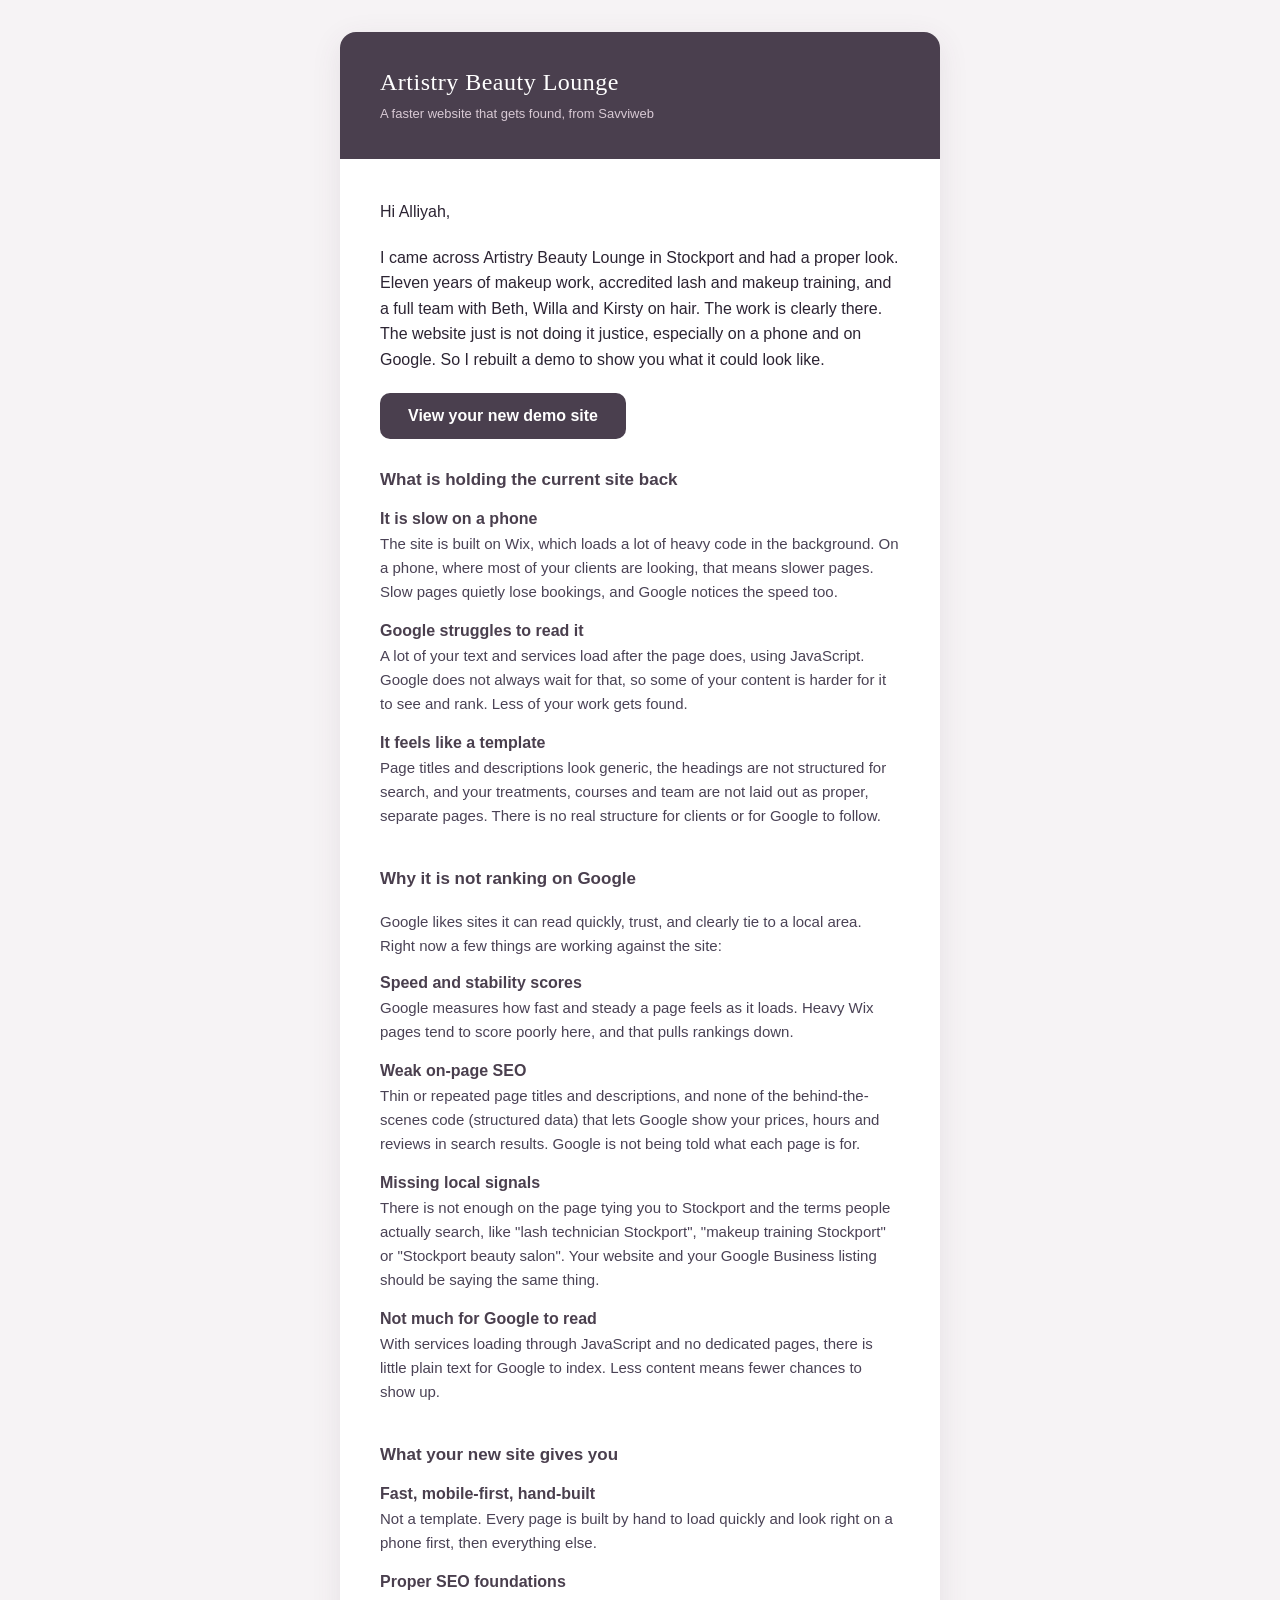
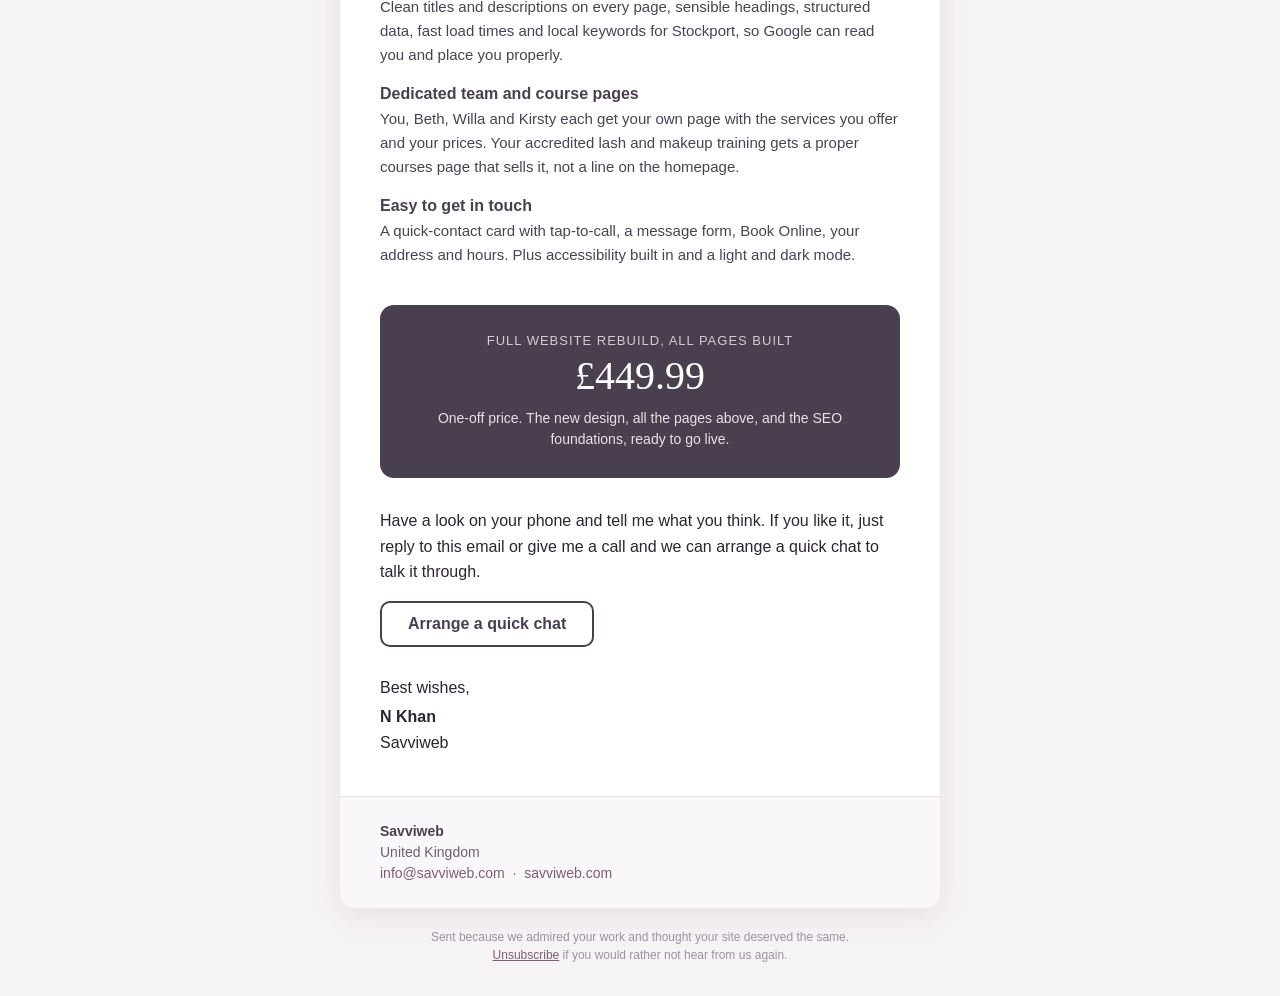
<file: outreach-email.html>
<!DOCTYPE html>
<html lang="en">
<head>
<meta charset="utf-8">
<meta name="viewport" content="width=device-width, initial-scale=1">
<title>Artistry Beauty Lounge website rebuild</title>
</head>
<body style="margin:0; padding:0; background:#f6f3f5;">
  <div style="display:none; max-height:0; overflow:hidden; opacity:0; color:#f6f3f5;">
    We rebuilt a demo of your website so you can see how it could look and rank better on Google.
  </div>

  <table role="presentation" width="100%" cellpadding="0" cellspacing="0" style="background:#f6f3f5;">
    <tr>
      <td align="center" style="padding:32px 16px;">

        <table role="presentation" width="600" cellpadding="0" cellspacing="0" style="max-width:600px; width:100%; background:#ffffff; border-radius:16px; overflow:hidden; box-shadow:0 8px 30px rgba(74,63,78,0.10);">

          <tr>
            <td style="background:#4a3f4e; padding:36px 40px;">
              <p style="margin:0; font-family:Georgia,'Times New Roman',serif; font-size:24px; line-height:1.2; color:#ffffff; letter-spacing:0.5px;">
                Artistry Beauty Lounge
              </p>
              <p style="margin:8px 0 0; font-family:Arial,Helvetica,sans-serif; font-size:13px; line-height:1.4; color:#d8c9d4;">
                A faster website that gets found, from Savviweb
              </p>
            </td>
          </tr>

          <tr>
            <td style="padding:40px;">
              <p style="margin:0 0 20px; font-family:Arial,Helvetica,sans-serif; font-size:16px; line-height:1.6; color:#2c2433;">
                Hi Alliyah,
              </p>

              <p style="margin:0 0 20px; font-family:Arial,Helvetica,sans-serif; font-size:16px; line-height:1.6; color:#2c2433;">
                I came across Artistry Beauty Lounge in Stockport and had a proper look. Eleven years of makeup work, accredited lash and makeup training, and a full team with Beth, Willa and Kirsty on hair. The work is clearly there. The website just is not doing it justice, especially on a phone and on Google. So I rebuilt a demo to show you what it could look like.
              </p>

              <table role="presentation" cellpadding="0" cellspacing="0" style="margin:8px 0 28px;">
                <tr>
                  <td style="border-radius:10px; background:#4a3f4e;">
                    <a href="https://mysavvi.github.io/artistry-beauty-lounge-demo/" target="_blank"
                       style="display:inline-block; padding:14px 28px; font-family:Arial,Helvetica,sans-serif; font-size:16px; font-weight:bold; color:#ffffff; text-decoration:none; border-radius:10px;">
                      View your new demo site
                    </a>
                  </td>
                </tr>
              </table>

              <p style="margin:0 0 18px; font-family:Arial,Helvetica,sans-serif; font-size:17px; font-weight:bold; line-height:1.5; color:#4a3f4e;">
                What is holding the current site back
              </p>

              <table role="presentation" width="100%" cellpadding="0" cellspacing="0">
                <tr>
                  <td style="padding:0 0 18px;">
                    <p style="margin:0 0 4px; font-family:Arial,Helvetica,sans-serif; font-size:16px; font-weight:bold; color:#4a3f4e;">It is slow on a phone</p>
                    <p style="margin:0; font-family:Arial,Helvetica,sans-serif; font-size:15px; line-height:1.6; color:#4a4255;">
                      The site is built on Wix, which loads a lot of heavy code in the background. On a phone, where most of your clients are looking, that means slower pages. Slow pages quietly lose bookings, and Google notices the speed too.
                    </p>
                  </td>
                </tr>
                <tr>
                  <td style="padding:0 0 18px;">
                    <p style="margin:0 0 4px; font-family:Arial,Helvetica,sans-serif; font-size:16px; font-weight:bold; color:#4a3f4e;">Google struggles to read it</p>
                    <p style="margin:0; font-family:Arial,Helvetica,sans-serif; font-size:15px; line-height:1.6; color:#4a4255;">
                      A lot of your text and services load after the page does, using JavaScript. Google does not always wait for that, so some of your content is harder for it to see and rank. Less of your work gets found.
                    </p>
                  </td>
                </tr>
                <tr>
                  <td style="padding:0 0 8px;">
                    <p style="margin:0 0 4px; font-family:Arial,Helvetica,sans-serif; font-size:16px; font-weight:bold; color:#4a3f4e;">It feels like a template</p>
                    <p style="margin:0; font-family:Arial,Helvetica,sans-serif; font-size:15px; line-height:1.6; color:#4a4255;">
                      Page titles and descriptions look generic, the headings are not structured for search, and your treatments, courses and team are not laid out as proper, separate pages. There is no real structure for clients or for Google to follow.
                    </p>
                  </td>
                </tr>
              </table>

              <p style="margin:30px 0 18px; font-family:Arial,Helvetica,sans-serif; font-size:17px; font-weight:bold; line-height:1.5; color:#4a3f4e;">
                Why it is not ranking on Google
              </p>

              <p style="margin:0 0 16px; font-family:Arial,Helvetica,sans-serif; font-size:15px; line-height:1.6; color:#4a4255;">
                Google likes sites it can read quickly, trust, and clearly tie to a local area. Right now a few things are working against the site:
              </p>

              <table role="presentation" width="100%" cellpadding="0" cellspacing="0">
                <tr>
                  <td style="padding:0 0 18px;">
                    <p style="margin:0 0 4px; font-family:Arial,Helvetica,sans-serif; font-size:16px; font-weight:bold; color:#4a3f4e;">Speed and stability scores</p>
                    <p style="margin:0; font-family:Arial,Helvetica,sans-serif; font-size:15px; line-height:1.6; color:#4a4255;">
                      Google measures how fast and steady a page feels as it loads. Heavy Wix pages tend to score poorly here, and that pulls rankings down.
                    </p>
                  </td>
                </tr>
                <tr>
                  <td style="padding:0 0 18px;">
                    <p style="margin:0 0 4px; font-family:Arial,Helvetica,sans-serif; font-size:16px; font-weight:bold; color:#4a3f4e;">Weak on-page SEO</p>
                    <p style="margin:0; font-family:Arial,Helvetica,sans-serif; font-size:15px; line-height:1.6; color:#4a4255;">
                      Thin or repeated page titles and descriptions, and none of the behind-the-scenes code (structured data) that lets Google show your prices, hours and reviews in search results. Google is not being told what each page is for.
                    </p>
                  </td>
                </tr>
                <tr>
                  <td style="padding:0 0 18px;">
                    <p style="margin:0 0 4px; font-family:Arial,Helvetica,sans-serif; font-size:16px; font-weight:bold; color:#4a3f4e;">Missing local signals</p>
                    <p style="margin:0; font-family:Arial,Helvetica,sans-serif; font-size:15px; line-height:1.6; color:#4a4255;">
                      There is not enough on the page tying you to Stockport and the terms people actually search, like "lash technician Stockport", "makeup training Stockport" or "Stockport beauty salon". Your website and your Google Business listing should be saying the same thing.
                    </p>
                  </td>
                </tr>
                <tr>
                  <td style="padding:0 0 8px;">
                    <p style="margin:0 0 4px; font-family:Arial,Helvetica,sans-serif; font-size:16px; font-weight:bold; color:#4a3f4e;">Not much for Google to read</p>
                    <p style="margin:0; font-family:Arial,Helvetica,sans-serif; font-size:15px; line-height:1.6; color:#4a4255;">
                      With services loading through JavaScript and no dedicated pages, there is little plain text for Google to index. Less content means fewer chances to show up.
                    </p>
                  </td>
                </tr>
              </table>

              <p style="margin:30px 0 18px; font-family:Arial,Helvetica,sans-serif; font-size:17px; font-weight:bold; line-height:1.5; color:#4a3f4e;">
                What your new site gives you
              </p>

              <table role="presentation" width="100%" cellpadding="0" cellspacing="0">
                <tr>
                  <td style="padding:0 0 18px;">
                    <p style="margin:0 0 4px; font-family:Arial,Helvetica,sans-serif; font-size:16px; font-weight:bold; color:#4a3f4e;">Fast, mobile-first, hand-built</p>
                    <p style="margin:0; font-family:Arial,Helvetica,sans-serif; font-size:15px; line-height:1.6; color:#4a4255;">
                      Not a template. Every page is built by hand to load quickly and look right on a phone first, then everything else.
                    </p>
                  </td>
                </tr>
                <tr>
                  <td style="padding:0 0 18px;">
                    <p style="margin:0 0 4px; font-family:Arial,Helvetica,sans-serif; font-size:16px; font-weight:bold; color:#4a3f4e;">Proper SEO foundations</p>
                    <p style="margin:0; font-family:Arial,Helvetica,sans-serif; font-size:15px; line-height:1.6; color:#4a4255;">
                      Clean titles and descriptions on every page, sensible headings, structured data, fast load times and local keywords for Stockport, so Google can read you and place you properly.
                    </p>
                  </td>
                </tr>
                <tr>
                  <td style="padding:0 0 18px;">
                    <p style="margin:0 0 4px; font-family:Arial,Helvetica,sans-serif; font-size:16px; font-weight:bold; color:#4a3f4e;">Dedicated team and course pages</p>
                    <p style="margin:0; font-family:Arial,Helvetica,sans-serif; font-size:15px; line-height:1.6; color:#4a4255;">
                      You, Beth, Willa and Kirsty each get your own page with the services you offer and your prices. Your accredited lash and makeup training gets a proper courses page that sells it, not a line on the homepage.
                    </p>
                  </td>
                </tr>
                <tr>
                  <td style="padding:0 0 8px;">
                    <p style="margin:0 0 4px; font-family:Arial,Helvetica,sans-serif; font-size:16px; font-weight:bold; color:#4a3f4e;">Easy to get in touch</p>
                    <p style="margin:0; font-family:Arial,Helvetica,sans-serif; font-size:15px; line-height:1.6; color:#4a4255;">
                      A quick-contact card with tap-to-call, a message form, Book Online, your address and hours. Plus accessibility built in and a light and dark mode.
                    </p>
                  </td>
                </tr>
              </table>

              <table role="presentation" width="100%" cellpadding="0" cellspacing="0" style="margin:30px 0 8px;">
                <tr>
                  <td style="background:#4a3f4e; border-radius:14px; padding:28px 32px;" align="center">
                    <p style="margin:0 0 6px; font-family:Arial,Helvetica,sans-serif; font-size:13px; letter-spacing:1px; text-transform:uppercase; color:#d8c9d4;">
                      Full website rebuild, all pages built
                    </p>
                    <p style="margin:0; font-family:Georgia,'Times New Roman',serif; font-size:40px; line-height:1.1; color:#ffffff;">
                      &pound;449.99
                    </p>
                    <p style="margin:10px 0 0; font-family:Arial,Helvetica,sans-serif; font-size:14px; line-height:1.5; color:#ecdfe8;">
                      One-off price. The new design, all the pages above, and the SEO foundations, ready to go live.
                    </p>
                  </td>
                </tr>
              </table>

              <p style="margin:30px 0 16px; font-family:Arial,Helvetica,sans-serif; font-size:16px; line-height:1.6; color:#2c2433;">
                Have a look on your phone and tell me what you think. If you like it, just reply to this email or give me a call and we can arrange a quick chat to talk it through.
              </p>

              <table role="presentation" cellpadding="0" cellspacing="0" style="margin:0 0 8px;">
                <tr>
                  <td style="border-radius:10px; border:2px solid #4a3f4e;">
                    <a href="mailto:info@savviweb.com?subject=Artistry%20Beauty%20Lounge%20website%20rebuild"
                       style="display:inline-block; padding:12px 26px; font-family:Arial,Helvetica,sans-serif; font-size:16px; font-weight:bold; color:#4a3f4e; text-decoration:none; border-radius:10px;">
                      Arrange a quick chat
                    </a>
                  </td>
                </tr>
              </table>

              <p style="margin:28px 0 4px; font-family:Arial,Helvetica,sans-serif; font-size:16px; line-height:1.6; color:#2c2433;">
                Best wishes,
              </p>
              <p style="margin:0; font-family:Arial,Helvetica,sans-serif; font-size:16px; line-height:1.6; color:#2c2433;">
                <strong>N Khan</strong><br>
                Savviweb
              </p>
            </td>
          </tr>

          <tr>
            <td style="background:#faf7fb; border-top:1px solid #ece2ea; padding:24px 40px;">
              <p style="margin:0; font-family:Arial,Helvetica,sans-serif; font-size:14px; line-height:1.5; color:#6b6175;">
                <strong style="color:#4a3f4e;">Savviweb</strong><br>
                United Kingdom<br>
                <a href="mailto:info@savviweb.com" style="color:#7d5f72; text-decoration:none;">info@savviweb.com</a>
                &nbsp;&middot;&nbsp;
                <a href="https://savviweb.com" target="_blank" style="color:#7d5f72; text-decoration:none;">savviweb.com</a>
              </p>
            </td>
          </tr>

        </table>

        <p style="margin:20px 0 0; font-family:Arial,Helvetica,sans-serif; font-size:12px; line-height:1.5; color:#9b91a5;">
          Sent because we admired your work and thought your site deserved the same.<br>
          <a href="mailto:info@savviweb.com?subject=Unsubscribe" style="color:#7d5f72; text-decoration:underline;">Unsubscribe</a>
          if you would rather not hear from us again.
        </p>

      </td>
    </tr>
  </table>
</body>
</html>
</file>
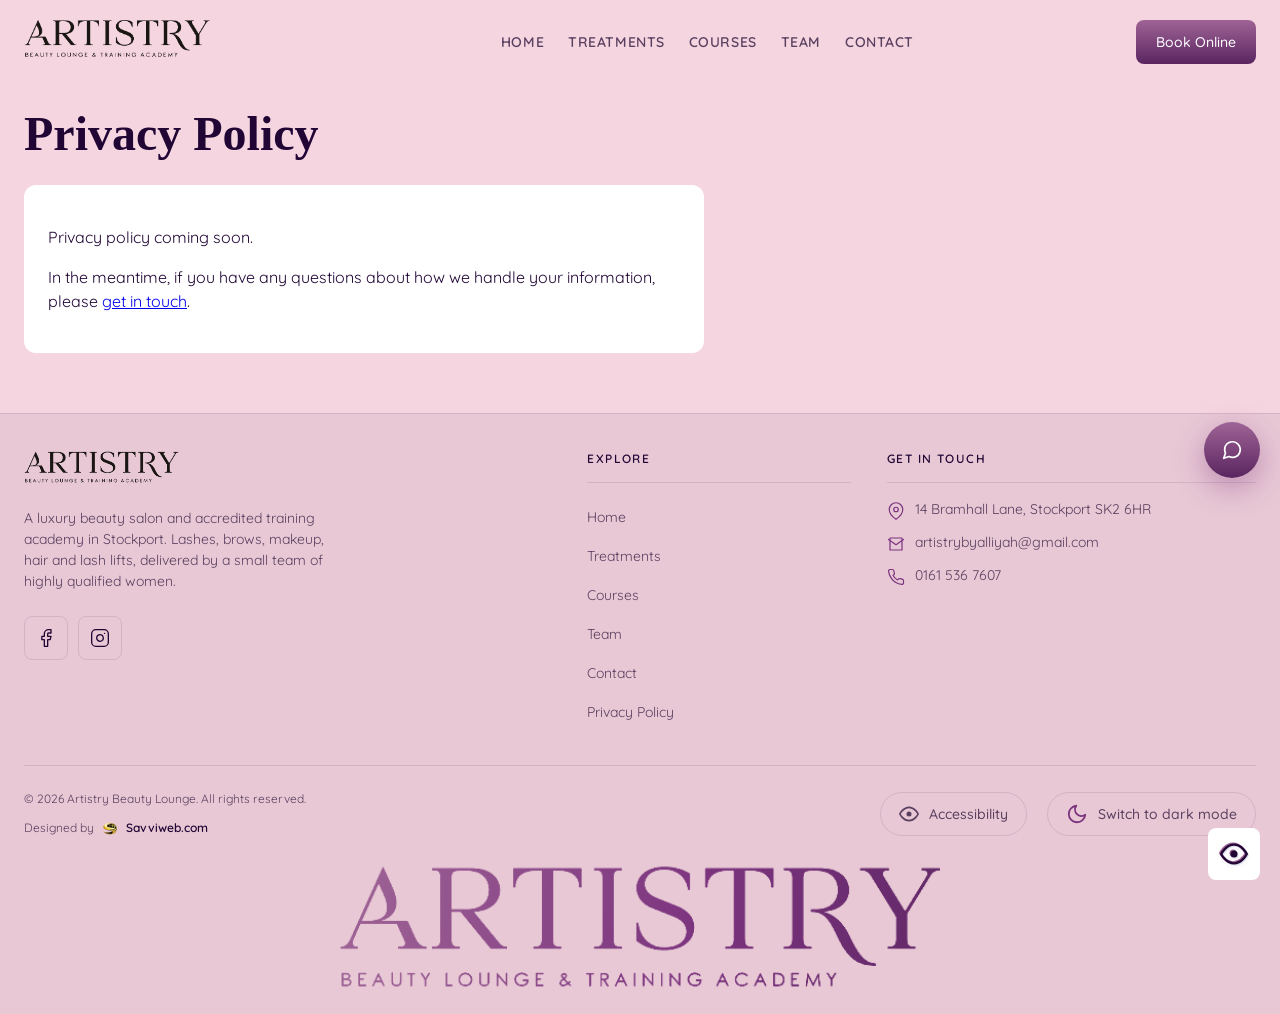
<file: privacy-policy.html>
<!DOCTYPE html>
<html lang="en" data-neo-palette="moon" data-neo-theme="light">
<head>
  <meta charset="utf-8">
  <meta name="robots" content="noindex, nofollow">
  <meta name="googlebot" content="noindex, nofollow">
  <meta name="viewport" content="width=device-width, initial-scale=1, viewport-fit=cover">
  <title>Privacy Policy &ndash; Artistry Beauty Lounge</title>
  <meta name="description" content="Privacy policy for Artistry Beauty Lounge.">
  <link rel="icon" href="images/favicon.png" type="image/png">
  <link rel="preconnect" href="https://fonts.googleapis.com">
  <link rel="preconnect" href="https://fonts.gstatic.com" crossorigin>
  <link href="https://fonts.googleapis.com/css2?family=Quicksand:wght@400;500;600&family=Cormorant+Garamond:wght@500;600&display=swap" rel="stylesheet">
  <link rel="stylesheet" href="neo/neo-design.css">
  <link rel="stylesheet" href="site.css">
  <style>
    :root {
      --neo-font-ui: "Quicksand", Inter, system-ui, sans-serif;
    }
  </style>
  <script src="neo/theme-init.js"></script>
  <script src="neo/a11y-init.js"></script>
  <script src="neo/scroll-reveal.js"></script>
</head>
<body class="neo-body">
  <a href="#neo-main" class="neo-skip-link">Skip to main content</a>
  <div id="neo-a11y-root"></div>
  <div class="neo-page">
    <header class="neo-mobile-header" id="neo-mobile-header">
      <div class="neo-mobile-header__inner">
        <a href="index.html" class="neo-mobile-header__brand neo-mobile-header__brand--wordmark">
          <img src="images/logo.png" alt="Artistry Beauty Lounge" class="neo-mobile-header__logo" style="height:42px">
        </a>
        <div class="neo-mobile-header__actions">
          <button type="button" class="neo-mobile-header__menu-btn" onclick="toggleNeoMobileMenu()" aria-label="Open menu" aria-haspopup="dialog" aria-expanded="false" aria-controls="neo-mobile-menu">
            <span class="neo-burger" aria-hidden="true"><span></span><span></span><span></span></span>
          </button>
        </div>
      </div>
    </header>
    <nav class="neo-desktop-nav" id="neo-desktop-nav" aria-label="Main">
      <div class="neo-desktop-nav__inner">
        <a href="index.html" class="neo-mobile-header__brand neo-mobile-header__brand--wordmark">
          <img src="images/logo.png" alt="Artistry Beauty Lounge" class="neo-mobile-header__logo" style="height:48px">
        </a>
        <ul class="neo-desktop-nav__links">
          <li><a href="index.html">Home</a></li>
          <li><a href="treatments.html">Treatments</a></li>
          <li><a href="courses.html">Courses</a></li>
          <li><a href="team.html">Team</a></li>
          <li><a href="contact.html">Contact</a></li>
        </ul>
        <a href="https://www.artistrybeautylounge.co.uk/book-online" target="_blank" rel="noopener noreferrer" class="neo-btn neo-btn--primary">Book Online</a>
      </div>
    </nav>
    <div class="neo-mobile-menu" id="neo-mobile-menu" role="dialog" aria-modal="true" aria-label="Menu" aria-hidden="true">
      <div class="neo-mobile-menu__inner">
        <div class="neo-mobile-menu__head">
          <a href="index.html" class="neo-mobile-header__brand neo-mobile-header__brand--wordmark" data-neo-menu-close>
            <img src="images/logo.png" alt="" class="neo-mobile-header__logo" style="height:42px">
          </a>
          <button type="button" class="neo-mobile-menu__close" onclick="toggleNeoMobileMenu()" aria-label="Close menu">
            <svg width="24" height="24" viewBox="0 0 24 24" fill="none" stroke="currentColor" stroke-width="2" aria-hidden="true"><path d="M18 6L6 18M6 6l12 12"/></svg>
          </button>
        </div>
        <ul class="neo-mobile-menu__links">
          <li><a href="index.html" data-neo-menu-close>Home</a></li>
          <li><a href="treatments.html" data-neo-menu-close>Treatments</a></li>
          <li><a href="courses.html" data-neo-menu-close>Courses</a></li>
          <li><a href="team.html" data-neo-menu-close>Team</a></li>
          <li><a href="contact.html" data-neo-menu-close>Contact</a></li>
        </ul>
        <div class="neo-mobile-menu__cta">
          <a href="https://www.artistrybeautylounge.co.uk/book-online" target="_blank" rel="noopener noreferrer" class="neo-btn neo-btn--primary" data-neo-menu-close>Book Online</a>
        </div>
      </div>
    </div>

    <main id="neo-main" class="neo-page__main" tabindex="-1">
      <div class="neo-container" style="padding-block:var(--neo-space-8)">
        <h1 class="neo-h1">Privacy Policy</h1>
        <div class="neo-section--inset" style="max-width:680px">
          <p class="neo-body">Privacy policy coming soon.</p>
          <p class="neo-body" style="margin-top:var(--neo-space-3)">In the meantime, if you have any questions about how we handle your information, please <a href="contact.html">get in touch</a>.</p>
        </div>
      </div>
    </main>

    <footer class="neo-footer neo-footer--with-bottom-nav">
      <div class="neo-footer__inner">
        <div class="neo-footer__grid">
          <div class="neo-footer__brand">
            <a href="index.html" class="neo-footer__logo">
              <img src="images/logo.png" alt="Artistry Beauty Lounge" width="210" height="40">
            </a>
            <p class="neo-footer__tagline">A luxury beauty salon and accredited training academy in Stockport. Lashes, brows, makeup, hair and lash lifts, delivered by a small team of highly qualified women.</p>
            <div class="neo-footer__social">
              <a href="https://www.facebook.com/alliyahscottmua" target="_blank" rel="noopener noreferrer" aria-label="Artistry Beauty Lounge on Facebook">
                <svg viewBox="0 0 24 24" aria-hidden="true"><path d="M18 2h-3a5 5 0 00-5 5v3H7v4h3v8h4v-8h3l1-4h-4V7a1 1 0 011-1h3z"/></svg>
              </a>
              <a href="https://www.instagram.com/artistrybeautylounge" target="_blank" rel="noopener noreferrer" aria-label="Artistry Beauty Lounge on Instagram">
                <svg viewBox="0 0 24 24" aria-hidden="true"><rect x="2" y="2" width="20" height="20" rx="5"/><path d="M16 11.37A4 4 0 1112.63 8 4 4 0 0116 11.37z"/><line x1="17.5" y1="6.5" x2="17.51" y2="6.5"/></svg>
              </a>
            </div>
          </div>
          <nav class="neo-footer__col" aria-label="Footer">
            <h2 class="neo-footer__heading">Explore</h2>
            <ul class="neo-footer__links">
              <li><a href="index.html">Home</a></li>
              <li><a href="treatments.html">Treatments</a></li>
              <li><a href="courses.html">Courses</a></li>
              <li><a href="team.html">Team</a></li>
              <li><a href="contact.html">Contact</a></li>
              <li><a href="privacy-policy.html">Privacy Policy</a></li>
            </ul>
          </nav>
          <div class="neo-footer__col">
            <h2 class="neo-footer__heading">Get in touch</h2>
            <ul class="neo-footer__contact">
              <li>
                <svg viewBox="0 0 24 24" aria-hidden="true"><path d="M21 10c0 7-9 13-9 13s-9-6-9-13a9 9 0 0118 0z"/><circle cx="12" cy="10" r="3"/></svg>
                <span>14 Bramhall Lane, Stockport SK2 6HR</span>
              </li>
              <li>
                <svg viewBox="0 0 24 24" aria-hidden="true"><path d="M4 4h16v16H4z"/><path d="M22 6l-10 7L2 6"/></svg>
                <a href="mailto:artistrybyalliyah@gmail.com">artistrybyalliyah@gmail.com</a>
              </li>
              <li>
                <svg viewBox="0 0 24 24" aria-hidden="true"><path d="M22 16.92v3a2 2 0 01-2.18 2 19.79 19.79 0 01-8.63-3.07 19.5 19.5 0 01-6-6 19.79 19.79 0 01-3.07-8.67A2 2 0 014.11 2h3a2 2 0 012 1.72c.127.96.361 1.903.7 2.81a2 2 0 01-.45 2.11L8.09 9.91a16 16 0 006 6l1.27-1.27a2 2 0 012.11-.45c.907.339 1.85.573 2.81.7A2 2 0 0122 16.92z"/></svg>
                <a href="tel:+441615367607">0161 536 7607</a>
              </li>
            </ul>
          </div>
        </div>
        <div class="neo-footer__bottom">
          <div class="neo-footer__bottom-left">
            <p class="neo-footer__copyright">&copy; 2026 Artistry Beauty Lounge. All rights reserved.</p>
            <a class="neo-footer__credit" href="https://savviweb.com" target="_blank" rel="noopener noreferrer">
              <span>Designed by</span>
              <img src="images/savviweb-logo.png" alt="" width="18" height="18">
              <strong>Savviweb.com</strong>
            </a>
          </div>
          <div class="neo-footer__legal">
            <button type="button" class="neo-a11y-footer-btn" data-neo-a11y-open aria-haspopup="dialog">
              <svg viewBox="0 0 24 24" aria-hidden="true" fill="none" stroke="currentColor" stroke-width="2" stroke-linecap="round" stroke-linejoin="round"><path d="M1 12s4-8 11-8 11 8 11 8-4 8-11 8-11-8-11-8z"/><circle cx="12" cy="12" r="3"/></svg>
              <span>Accessibility</span>
            </button>
          </div>
        </div>
      </div>
      <div class="neo-footer__wordmark" aria-hidden="true"></div>
    </footer>
    <nav class="neo-bottom-nav" aria-label="Mobile">
      <div class="neo-bottom-nav__inner">
        <a href="index.html" class="neo-bottom-nav__tab"><svg viewBox="0 0 24 24" aria-hidden="true"><path d="M3 10.5L12 3l9 7.5V20a1 1 0 01-1 1h-5v-6H9v6H4a1 1 0 01-1-1v-9.5z"/></svg><span>Home</span></a>
        <a href="treatments.html" class="neo-bottom-nav__tab"><svg viewBox="0 0 24 24" aria-hidden="true"><rect x="3" y="3" width="7" height="7" rx="1"/><rect x="14" y="3" width="7" height="7" rx="1"/><rect x="3" y="14" width="7" height="7" rx="1"/><rect x="14" y="14" width="7" height="7" rx="1"/></svg><span>Treatments</span></a>
        <a href="courses.html" class="neo-bottom-nav__tab"><svg viewBox="0 0 24 24" aria-hidden="true"><path d="M4 19.5A2.5 2.5 0 0 1 6.5 17H20"/><path d="M6.5 2H20v20H6.5A2.5 2.5 0 0 1 4 19.5v-15A2.5 2.5 0 0 1 6.5 2z"/></svg><span>Courses</span></a>
        <a href="contact.html" class="neo-bottom-nav__tab"><svg viewBox="0 0 24 24" aria-hidden="true"><path d="M4 4h16v16H4z"/><path d="M22 6l-10 7L2 6"/></svg><span>Contact</span></a>
      </div>
    </nav>
  </div>
  <!-- Let's Chat! quick-contact launcher -->
  <div class="abl-chat" data-abl-chat>
    <div class="abl-chat__panel" id="abl-chat-panel" role="dialog" aria-label="Chat with Artistry Beauty Lounge" aria-modal="false" hidden>
      <div class="abl-chat__header">
        <span class="abl-chat__avatar" aria-hidden="true">
          <svg viewBox="0 0 24 24" fill="none" stroke="currentColor" stroke-width="1.8" stroke-linecap="round" stroke-linejoin="round"><path d="M21 11.5a8.38 8.38 0 0 1-.9 3.8 8.5 8.5 0 0 1-7.6 4.7 8.38 8.38 0 0 1-3.8-.9L3 21l1.9-5.7a8.38 8.38 0 0 1-.9-3.8 8.5 8.5 0 0 1 4.7-7.6 8.38 8.38 0 0 1 3.8-.9h.5a8.48 8.48 0 0 1 8 8z"/></svg>
        </span>
        <span class="abl-chat__heading">
          <strong>Artistry Beauty Lounge</strong>
          <span class="abl-chat__status">We usually reply within a few hours</span>
        </span>
        <button type="button" class="abl-chat__close" data-abl-chat-close aria-label="Close chat">
          <svg viewBox="0 0 24 24" fill="none" stroke="currentColor" stroke-width="2" aria-hidden="true"><path d="M18 6L6 18M6 6l12 12"/></svg>
        </button>
      </div>
      <div class="abl-chat__body">
        <p class="abl-chat__greeting">Hi, thanks for stopping by. How can we help today? Pick an option and we will get straight back to you.</p>
        <div class="abl-chat__options">
          <a class="abl-chat__option" href="https://www.artistrybeautylounge.co.uk/book-online" target="_blank" rel="noopener noreferrer">
            <span class="abl-chat__option-icon" aria-hidden="true"><svg viewBox="0 0 24 24" fill="none" stroke="currentColor" stroke-width="1.8" stroke-linecap="round" stroke-linejoin="round"><rect x="3" y="4" width="18" height="18" rx="2"/><path d="M16 2v4M8 2v4M3 10h18"/></svg></span>
            <span class="abl-chat__option-text"><strong>Book online</strong><span>See every service and price</span></span>
          </a>
          <a class="abl-chat__option" href="tel:+441615367607">
            <span class="abl-chat__option-icon" aria-hidden="true"><svg viewBox="0 0 24 24" fill="none" stroke="currentColor" stroke-width="1.8" stroke-linecap="round" stroke-linejoin="round"><path d="M22 16.92v3a2 2 0 0 1-2.18 2 19.79 19.79 0 0 1-8.63-3.07 19.5 19.5 0 0 1-6-6 19.79 19.79 0 0 1-3.07-8.67A2 2 0 0 1 4.11 2h3a2 2 0 0 1 2 1.72c.13.96.36 1.9.7 2.81a2 2 0 0 1-.45 2.11L8.09 9.91a16 16 0 0 0 6 6l1.27-1.27a2 2 0 0 1 2.11-.45c.91.34 1.85.57 2.81.7A2 2 0 0 1 22 16.92z"/></svg></span>
            <span class="abl-chat__option-text"><strong>Call the salon</strong><span>0161 536 7607</span></span>
          </a>
          <a class="abl-chat__option" href="mailto:artistrybyalliyah@gmail.com">
            <span class="abl-chat__option-icon" aria-hidden="true"><svg viewBox="0 0 24 24" fill="none" stroke="currentColor" stroke-width="1.8" stroke-linecap="round" stroke-linejoin="round"><rect x="3" y="5" width="18" height="14" rx="2"/><path d="m3 7 9 6 9-6"/></svg></span>
            <span class="abl-chat__option-text"><strong>Email us</strong><span>artistrybyalliyah@gmail.com</span></span>
          </a>
          <a class="abl-chat__option" href="https://www.instagram.com/artistrybeautylounge" target="_blank" rel="noopener noreferrer">
            <span class="abl-chat__option-icon" aria-hidden="true"><svg viewBox="0 0 24 24" fill="none" stroke="currentColor" stroke-width="1.8" stroke-linecap="round" stroke-linejoin="round"><rect x="2" y="2" width="20" height="20" rx="5"/><circle cx="12" cy="12" r="4"/><path d="M17.5 6.5h.01"/></svg></span>
            <span class="abl-chat__option-text"><strong>Message on Instagram</strong><span>@artistrybeautylounge</span></span>
          </a>
        </div>
      </div>
    </div>
    <button type="button" class="abl-chat__launcher" data-abl-chat-toggle aria-expanded="false" aria-controls="abl-chat-panel">
      <span class="abl-chat__launcher-icon abl-chat__launcher-icon--chat" aria-hidden="true"><svg viewBox="0 0 24 24" fill="none" stroke="currentColor" stroke-width="1.9" stroke-linecap="round" stroke-linejoin="round"><path d="M21 11.5a8.38 8.38 0 0 1-.9 3.8 8.5 8.5 0 0 1-7.6 4.7 8.38 8.38 0 0 1-3.8-.9L3 21l1.9-5.7a8.38 8.38 0 0 1-.9-3.8 8.5 8.5 0 0 1 4.7-7.6 8.38 8.38 0 0 1 3.8-.9h.5a8.48 8.48 0 0 1 8 8z"/></svg></span>
      <span class="abl-chat__launcher-icon abl-chat__launcher-icon--close" aria-hidden="true"><svg viewBox="0 0 24 24" fill="none" stroke="currentColor" stroke-width="2.2" stroke-linecap="round" stroke-linejoin="round"><path d="M18 6L6 18M6 6l12 12"/></svg></span>
      <span class="abl-chat__launcher-label">Let's Chat!</span>
    </button>
  </div>
  <script>
    (function () {
      var root = document.querySelector('[data-abl-chat]');
      if (!root) return;
      var toggle = root.querySelector('[data-abl-chat-toggle]');
      var panel = root.querySelector('#abl-chat-panel');
      var closeBtn = root.querySelector('[data-abl-chat-close]');
      var hideTimer = null;

      function isOpen() { return root.classList.contains('abl-chat--open'); }
      function open() {
        if (hideTimer) { window.clearTimeout(hideTimer); hideTimer = null; }
        panel.hidden = false;
        window.requestAnimationFrame(function () { root.classList.add('abl-chat--open'); });
        toggle.setAttribute('aria-expanded', 'true');
      }
      function close() {
        root.classList.remove('abl-chat--open');
        toggle.setAttribute('aria-expanded', 'false');
        hideTimer = window.setTimeout(function () { if (!isOpen()) panel.hidden = true; }, 240);
        schedule();
      }
      toggle.addEventListener('click', function () { isOpen() ? close() : open(); });
      closeBtn.addEventListener('click', function () { close(); toggle.focus(); });
      document.addEventListener('keydown', function (e) { if (e.key === 'Escape' && isOpen()) { close(); toggle.focus(); } });
      document.addEventListener('click', function (e) { if (isOpen() && !root.contains(e.target)) close(); });

      /* Proactive, obstacle-aware positioning.
         The launcher rides the right edge, vertically centred. On scroll/resize
         it samples what sits directly behind it; if that is something a visitor
         might want to tap (link, button, form field, or the footer wordmark) it
         glides to the nearest clear band instead of covering it. Paused while the
         panel is open so it stays put during a conversation. */
      var OBSTACLE = 'a[href],button,input,select,textarea,label,summary,[role="button"],[onclick],.neo-footer__wordmark';
      var raf = null;

      function blockedAt(left, right, topY, h) {
        var cx = (left + right) / 2;
        var pts = [
          [cx, topY + 6],
          [cx, topY + h / 2],
          [cx, topY + h - 6],
          [left + 6, topY + h / 2],
          [right - 6, topY + h / 2]
        ];
        for (var i = 0; i < pts.length; i++) {
          var x = pts[i][0], y = pts[i][1];
          if (x < 0 || y < 0 || x > window.innerWidth || y > window.innerHeight) continue;
          var els = document.elementsFromPoint(x, y) || [];
          for (var j = 0; j < els.length; j++) {
            var el = els[j];
            if (root.contains(el)) continue;
            if (el.closest && el.closest('#neo-a11y-root')) continue;
            if (el.closest && el.closest(OBSTACLE)) return true;
            break;
          }
        }
        return false;
      }

      function reposition() {
        raf = null;
        if (isOpen()) return;
        var r = toggle.getBoundingClientRect();
        var h = r.height || 56;
        var left = r.left, right = r.right;
        var vh = window.innerHeight;
        var minY = 76;
        var maxY = vh - h - 24;
        if (maxY < minY) return;
        var centerY = Math.max(minY, Math.min(maxY, Math.round((vh - h) / 2)));
        var target = centerY;
        if (blockedAt(left, right, centerY, h)) {
          var step = 18, found = null;
          for (var d = step; d <= vh; d += step) {
            var down = centerY + d, up = centerY - d;
            if (down <= maxY && !blockedAt(left, right, down, h)) { found = down; break; }
            if (up >= minY && !blockedAt(left, right, up, h)) { found = up; break; }
          }
          if (found !== null) target = found;
        }
        root.style.top = target + 'px';
        root.style.transform = 'none';
      }

      function schedule() {
        if (raf !== null) return;
        raf = window.requestAnimationFrame(reposition);
      }

      window.addEventListener('scroll', schedule, { passive: true });
      window.addEventListener('resize', schedule);
      window.addEventListener('load', schedule);
      schedule();
      window.setTimeout(schedule, 300);
    })();
  </script>
  <script src="neo/mobile-nav.js" defer></script>
  <script src="neo/theme-toggle.js" defer></script>
  <script src="neo/a11y-toolbar.js" defer></script>
</body>
</html>
</file>
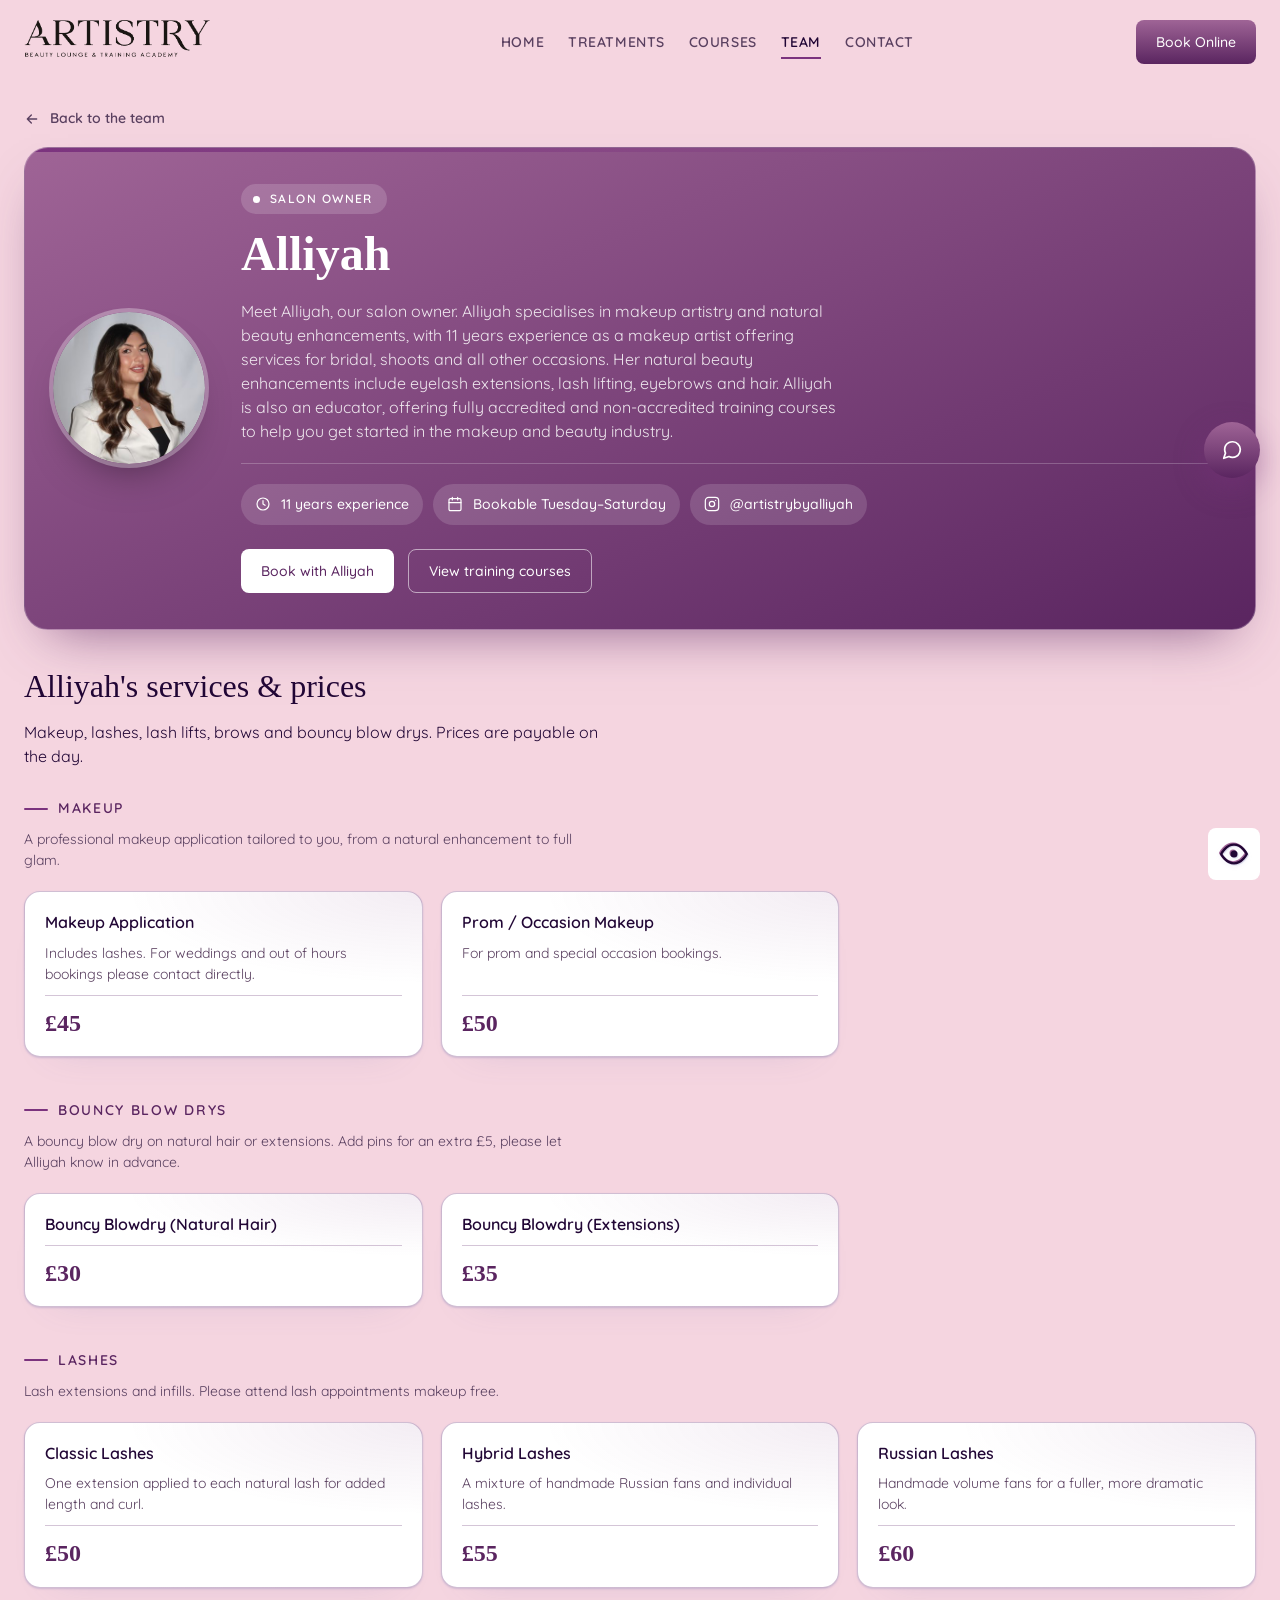
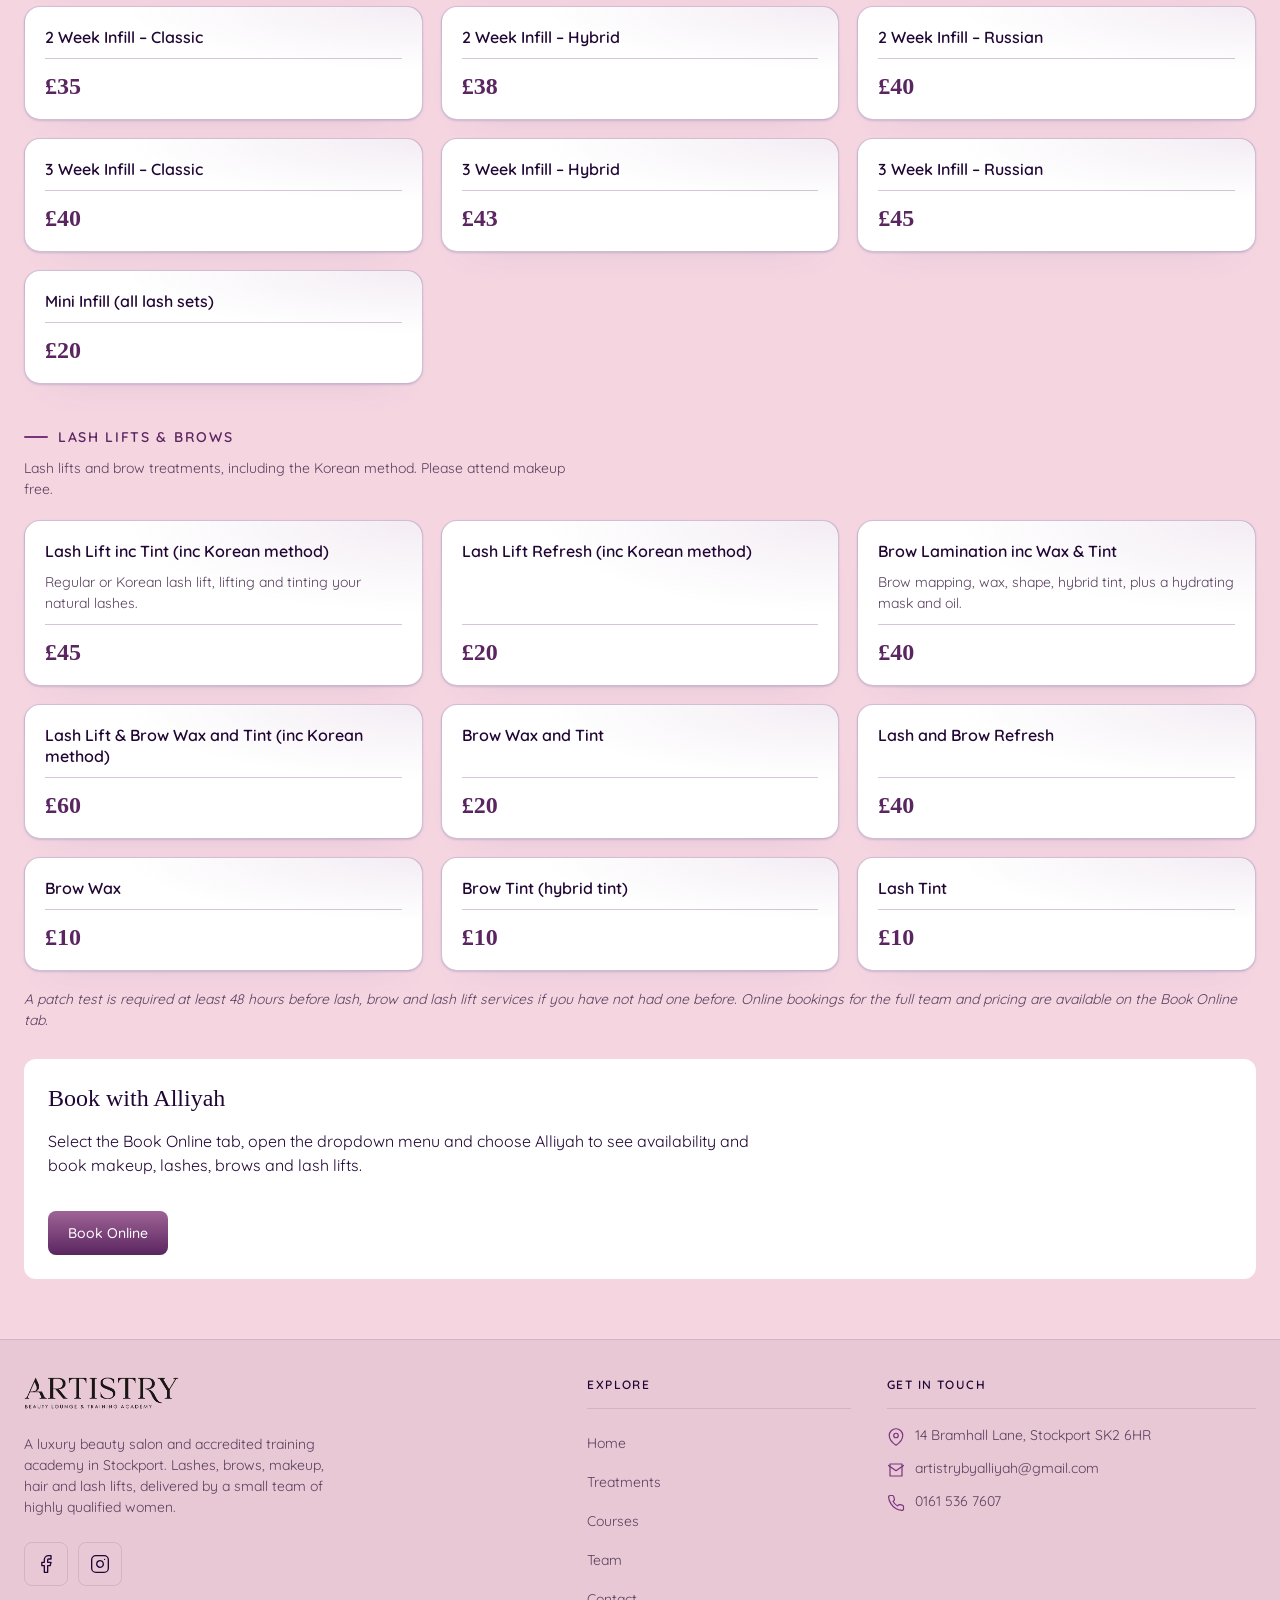
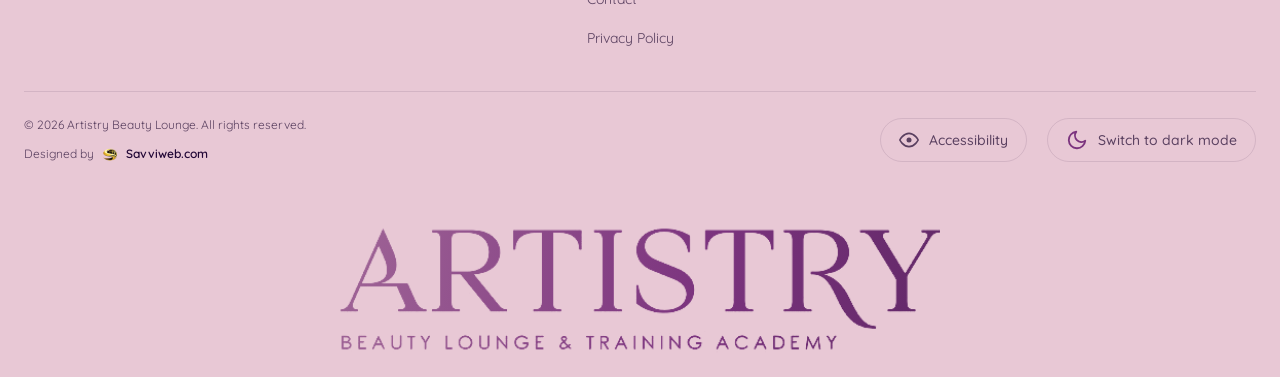
<file: team-alliyah.html>
<!DOCTYPE html>
<html lang="en" data-neo-palette="moon" data-neo-theme="light">
<head>
  <meta charset="utf-8">
  <meta name="robots" content="noindex, nofollow">
  <meta name="googlebot" content="noindex, nofollow">
  <meta name="viewport" content="width=device-width, initial-scale=1, viewport-fit=cover">
  <title>Alliyah &ndash; Salon Owner &amp; Makeup Artist | Artistry Beauty Lounge</title>
  <meta name="description" content="Alliyah is the owner of Artistry Beauty Lounge in Stockport. Makeup artistry, lashes, lash lifts, brows and bouncy blow drys, with prices. 11 years experience and accredited training.">
  <link rel="icon" href="images/favicon.png" type="image/png">
  <link rel="preconnect" href="https://fonts.googleapis.com">
  <link rel="preconnect" href="https://fonts.gstatic.com" crossorigin>
  <link href="https://fonts.googleapis.com/css2?family=Quicksand:wght@400;500;600&family=Cormorant+Garamond:wght@500;600&display=swap" rel="stylesheet">
  <link rel="stylesheet" href="neo/neo-design.css">
  <link rel="stylesheet" href="site.css">
  <style>
    :root {
      --neo-font-ui: "Quicksand", Inter, system-ui, sans-serif;
    }
  </style>
  <script src="neo/theme-init.js"></script>
  <script src="neo/a11y-init.js"></script>
  <script src="neo/scroll-reveal.js"></script>
</head>
<body class="neo-body">
  <a href="#neo-main" class="neo-skip-link">Skip to main content</a>
  <div id="neo-a11y-root"></div>
  <div class="neo-page">
    <header class="neo-mobile-header" id="neo-mobile-header">
      <div class="neo-mobile-header__inner">
        <a href="index.html" class="neo-mobile-header__brand neo-mobile-header__brand--wordmark">
          <img src="images/logo.png" alt="Artistry Beauty Lounge" class="neo-mobile-header__logo" style="height:42px">
        </a>
        <div class="neo-mobile-header__actions">
          <button type="button" class="neo-mobile-header__menu-btn" onclick="toggleNeoMobileMenu()" aria-label="Open menu" aria-haspopup="dialog" aria-expanded="false" aria-controls="neo-mobile-menu">
            <span class="neo-burger" aria-hidden="true"><span></span><span></span><span></span></span>
          </button>
        </div>
      </div>
    </header>
    <nav class="neo-desktop-nav" id="neo-desktop-nav" aria-label="Main">
      <div class="neo-desktop-nav__inner">
        <a href="index.html" class="neo-mobile-header__brand neo-mobile-header__brand--wordmark">
          <img src="images/logo.png" alt="Artistry Beauty Lounge" class="neo-mobile-header__logo" style="height:48px">
        </a>
        <ul class="neo-desktop-nav__links">
          <li><a href="index.html">Home</a></li>
          <li><a href="treatments.html">Treatments</a></li>
          <li><a href="courses.html">Courses</a></li>
          <li><a href="team.html" class="neo-nav-link--active" aria-current="page">Team</a></li>
          <li><a href="contact.html">Contact</a></li>
        </ul>
        <a href="https://www.artistrybeautylounge.co.uk/book-online" target="_blank" rel="noopener noreferrer" class="neo-btn neo-btn--primary">Book Online</a>
      </div>
    </nav>
    <div class="neo-mobile-menu" id="neo-mobile-menu" role="dialog" aria-modal="true" aria-label="Menu" aria-hidden="true">
      <div class="neo-mobile-menu__inner">
        <div class="neo-mobile-menu__head">
          <a href="index.html" class="neo-mobile-header__brand neo-mobile-header__brand--wordmark" data-neo-menu-close>
            <img src="images/logo.png" alt="" class="neo-mobile-header__logo" style="height:42px">
          </a>
          <button type="button" class="neo-mobile-menu__close" onclick="toggleNeoMobileMenu()" aria-label="Close menu">
            <svg width="24" height="24" viewBox="0 0 24 24" fill="none" stroke="currentColor" stroke-width="2" aria-hidden="true"><path d="M18 6L6 18M6 6l12 12"/></svg>
          </button>
        </div>
        <ul class="neo-mobile-menu__links">
          <li><a href="index.html" data-neo-menu-close>Home</a></li>
          <li><a href="treatments.html" data-neo-menu-close>Treatments</a></li>
          <li><a href="courses.html" data-neo-menu-close>Courses</a></li>
          <li><a href="team.html" class="neo-nav-link--active" data-neo-menu-close aria-current="page">Team</a></li>
          <li><a href="contact.html" data-neo-menu-close>Contact</a></li>
        </ul>
        <div class="neo-mobile-menu__cta">
          <a href="https://www.artistrybeautylounge.co.uk/book-online" target="_blank" rel="noopener noreferrer" class="neo-btn neo-btn--primary" data-neo-menu-close>Book Online</a>
        </div>
      </div>
    </div>

    <main id="neo-main" class="neo-page__main" tabindex="-1">
      <div class="neo-container" style="padding-block:var(--neo-space-8)">
        <a href="team.html" class="abl-team-back"><svg viewBox="0 0 24 24" aria-hidden="true"><path d="M19 12H5M11 18l-6-6 6-6"/></svg> Back to the team</a>

        <section class="abl-team-profile abl-team--alliyah" data-neo-reveal>
          <div class="abl-team-profile__media">
            <span class="abl-team-avatar abl-team-avatar--lg abl-team-avatar--photo" aria-hidden="true"><img src="images/team/alliyah.jpg" alt="" width="128" height="128"></span>
          </div>
          <div class="abl-team-profile__content">
            <p class="abl-team-profile__role">Salon Owner</p>
            <h1 class="neo-h1 abl-team-profile__name">Alliyah</h1>
            <p class="abl-team-profile__bio">Meet Alliyah, our salon owner. Alliyah specialises in makeup artistry and natural beauty enhancements, with 11 years experience as a makeup artist offering services for bridal, shoots and all other occasions. Her natural beauty enhancements include eyelash extensions, lash lifting, eyebrows and hair. Alliyah is also an educator, offering fully accredited and non-accredited training courses to help you get started in the makeup and beauty industry.</p>
            <ul class="abl-team-meta">
              <li><svg viewBox="0 0 24 24" aria-hidden="true"><circle cx="12" cy="12" r="9"/><path d="M12 7v5l3 2"/></svg> 11 years experience</li>
              <li><svg viewBox="0 0 24 24" aria-hidden="true"><rect x="3" y="4" width="18" height="18" rx="2"/><path d="M16 2v4M8 2v4M3 10h18"/></svg> Bookable Tuesday&ndash;Saturday</li>
              <li><svg viewBox="0 0 24 24" aria-hidden="true"><rect x="2" y="2" width="20" height="20" rx="5"/><circle cx="12" cy="12" r="4"/><path d="M17.5 6.5h.01"/></svg> @artistrybyalliyah</li>
            </ul>
            <div class="abl-team-profile__actions">
              <a href="https://www.artistrybeautylounge.co.uk/book-online" target="_blank" rel="noopener noreferrer" class="neo-btn neo-btn--primary">Book with Alliyah</a>
              <a href="courses.html" class="neo-btn neo-btn--secondary">View training courses</a>
            </div>
          </div>
        </section>

        <h2 class="neo-h2" style="margin-top:var(--neo-space-8)">Alliyah's services &amp; prices</h2>
        <p class="neo-body" style="max-width:60ch;margin-top:var(--neo-space-2)">Makeup, lashes, lash lifts, brows and bouncy blow drys. Prices are payable on the day.</p>

        <div class="abl-svc abl-svc--alliyah">

          <section class="abl-svc-group">
            <header class="abl-svc-group__head">
              <h3 class="abl-svc-group__eyebrow">Makeup</h3>
              <p class="abl-svc-group__intro">A professional makeup application tailored to you, from a natural enhancement to full glam.</p>
            </header>
            <div class="abl-svc-grid">
              <article class="abl-svc-card"><h4 class="abl-svc-card__name">Makeup Application</h4><p class="abl-svc-card__desc">Includes lashes. For weddings and out of hours bookings please contact directly.</p><p class="abl-svc-card__price">&pound;45</p></article>
              <article class="abl-svc-card"><h4 class="abl-svc-card__name">Prom / Occasion Makeup</h4><p class="abl-svc-card__desc">For prom and special occasion bookings.</p><p class="abl-svc-card__price">&pound;50</p></article>
            </div>
          </section>

          <section class="abl-svc-group">
            <header class="abl-svc-group__head">
              <h3 class="abl-svc-group__eyebrow">Bouncy Blow Drys</h3>
              <p class="abl-svc-group__intro">A bouncy blow dry on natural hair or extensions. Add pins for an extra &pound;5, please let Alliyah know in advance.</p>
            </header>
            <div class="abl-svc-grid">
              <article class="abl-svc-card"><h4 class="abl-svc-card__name">Bouncy Blowdry (Natural Hair)</h4><p class="abl-svc-card__price">&pound;30</p></article>
              <article class="abl-svc-card"><h4 class="abl-svc-card__name">Bouncy Blowdry (Extensions)</h4><p class="abl-svc-card__price">&pound;35</p></article>
            </div>
          </section>

          <section class="abl-svc-group">
            <header class="abl-svc-group__head">
              <h3 class="abl-svc-group__eyebrow">Lashes</h3>
              <p class="abl-svc-group__intro">Lash extensions and infills. Please attend lash appointments makeup free.</p>
            </header>
            <div class="abl-svc-grid">
              <article class="abl-svc-card"><h4 class="abl-svc-card__name">Classic Lashes</h4><p class="abl-svc-card__desc">One extension applied to each natural lash for added length and curl.</p><p class="abl-svc-card__price">&pound;50</p></article>
              <article class="abl-svc-card"><h4 class="abl-svc-card__name">Hybrid Lashes</h4><p class="abl-svc-card__desc">A mixture of handmade Russian fans and individual lashes.</p><p class="abl-svc-card__price">&pound;55</p></article>
              <article class="abl-svc-card"><h4 class="abl-svc-card__name">Russian Lashes</h4><p class="abl-svc-card__desc">Handmade volume fans for a fuller, more dramatic look.</p><p class="abl-svc-card__price">&pound;60</p></article>
              <article class="abl-svc-card"><h4 class="abl-svc-card__name">2 Week Infill &ndash; Classic</h4><p class="abl-svc-card__price">&pound;35</p></article>
              <article class="abl-svc-card"><h4 class="abl-svc-card__name">2 Week Infill &ndash; Hybrid</h4><p class="abl-svc-card__price">&pound;38</p></article>
              <article class="abl-svc-card"><h4 class="abl-svc-card__name">2 Week Infill &ndash; Russian</h4><p class="abl-svc-card__price">&pound;40</p></article>
              <article class="abl-svc-card"><h4 class="abl-svc-card__name">3 Week Infill &ndash; Classic</h4><p class="abl-svc-card__price">&pound;40</p></article>
              <article class="abl-svc-card"><h4 class="abl-svc-card__name">3 Week Infill &ndash; Hybrid</h4><p class="abl-svc-card__price">&pound;43</p></article>
              <article class="abl-svc-card"><h4 class="abl-svc-card__name">3 Week Infill &ndash; Russian</h4><p class="abl-svc-card__price">&pound;45</p></article>
              <article class="abl-svc-card"><h4 class="abl-svc-card__name">Mini Infill (all lash sets)</h4><p class="abl-svc-card__price">&pound;20</p></article>
            </div>
          </section>

          <section class="abl-svc-group">
            <header class="abl-svc-group__head">
              <h3 class="abl-svc-group__eyebrow">Lash Lifts &amp; Brows</h3>
              <p class="abl-svc-group__intro">Lash lifts and brow treatments, including the Korean method. Please attend makeup free.</p>
            </header>
            <div class="abl-svc-grid">
              <article class="abl-svc-card"><h4 class="abl-svc-card__name">Lash Lift inc Tint (inc Korean method)</h4><p class="abl-svc-card__desc">Regular or Korean lash lift, lifting and tinting your natural lashes.</p><p class="abl-svc-card__price">&pound;45</p></article>
              <article class="abl-svc-card"><h4 class="abl-svc-card__name">Lash Lift Refresh (inc Korean method)</h4><p class="abl-svc-card__price">&pound;20</p></article>
              <article class="abl-svc-card"><h4 class="abl-svc-card__name">Brow Lamination inc Wax &amp; Tint</h4><p class="abl-svc-card__desc">Brow mapping, wax, shape, hybrid tint, plus a hydrating mask and oil.</p><p class="abl-svc-card__price">&pound;40</p></article>
              <article class="abl-svc-card"><h4 class="abl-svc-card__name">Lash Lift &amp; Brow Wax and Tint (inc Korean method)</h4><p class="abl-svc-card__price">&pound;60</p></article>
              <article class="abl-svc-card"><h4 class="abl-svc-card__name">Brow Wax and Tint</h4><p class="abl-svc-card__price">&pound;20</p></article>
              <article class="abl-svc-card"><h4 class="abl-svc-card__name">Lash and Brow Refresh</h4><p class="abl-svc-card__price">&pound;40</p></article>
              <article class="abl-svc-card"><h4 class="abl-svc-card__name">Brow Wax</h4><p class="abl-svc-card__price">&pound;10</p></article>
              <article class="abl-svc-card"><h4 class="abl-svc-card__name">Brow Tint (hybrid tint)</h4><p class="abl-svc-card__price">&pound;10</p></article>
              <article class="abl-svc-card"><h4 class="abl-svc-card__name">Lash Tint</h4><p class="abl-svc-card__price">&pound;10</p></article>
            </div>
          </section>

        </div>
        <p class="neo-price-note">A patch test is required at least 48 hours before lash, brow and lash lift services if you have not had one before. Online bookings for the full team and pricing are available on the Book Online tab.</p>

        <section class="neo-section neo-section--inset" style="margin-top:var(--neo-space-7)">
          <h2 class="neo-h3">Book with Alliyah</h2>
          <p class="neo-body">Select the Book Online tab, open the dropdown menu and choose Alliyah to see availability and book makeup, lashes, brows and lash lifts.</p>
          <a href="https://www.artistrybeautylounge.co.uk/book-online" target="_blank" rel="noopener noreferrer" class="neo-btn neo-btn--primary" style="margin-top:var(--neo-space-4)">Book Online</a>
        </section>
      </div>
    </main>

    <footer class="neo-footer neo-footer--with-bottom-nav">
      <div class="neo-footer__inner">
        <div class="neo-footer__grid">
          <div class="neo-footer__brand">
            <a href="index.html" class="neo-footer__logo">
              <img src="images/logo.png" alt="Artistry Beauty Lounge" width="210" height="40">
            </a>
            <p class="neo-footer__tagline">A luxury beauty salon and accredited training academy in Stockport. Lashes, brows, makeup, hair and lash lifts, delivered by a small team of highly qualified women.</p>
            <div class="neo-footer__social">
              <a href="https://www.facebook.com/alliyahscottmua" target="_blank" rel="noopener noreferrer" aria-label="Artistry Beauty Lounge on Facebook">
                <svg viewBox="0 0 24 24" aria-hidden="true"><path d="M18 2h-3a5 5 0 00-5 5v3H7v4h3v8h4v-8h3l1-4h-4V7a1 1 0 011-1h3z"/></svg>
              </a>
              <a href="https://www.instagram.com/artistrybeautylounge" target="_blank" rel="noopener noreferrer" aria-label="Artistry Beauty Lounge on Instagram">
                <svg viewBox="0 0 24 24" aria-hidden="true"><rect x="2" y="2" width="20" height="20" rx="5"/><path d="M16 11.37A4 4 0 1112.63 8 4 4 0 0116 11.37z"/><line x1="17.5" y1="6.5" x2="17.51" y2="6.5"/></svg>
              </a>
            </div>
          </div>
          <nav class="neo-footer__col" aria-label="Footer">
            <h2 class="neo-footer__heading">Explore</h2>
            <ul class="neo-footer__links">
              <li><a href="index.html">Home</a></li>
              <li><a href="treatments.html">Treatments</a></li>
              <li><a href="courses.html">Courses</a></li>
              <li><a href="team.html">Team</a></li>
              <li><a href="contact.html">Contact</a></li>
              <li><a href="privacy-policy.html">Privacy Policy</a></li>
            </ul>
          </nav>
          <div class="neo-footer__col">
            <h2 class="neo-footer__heading">Get in touch</h2>
            <ul class="neo-footer__contact">
              <li>
                <svg viewBox="0 0 24 24" aria-hidden="true"><path d="M21 10c0 7-9 13-9 13s-9-6-9-13a9 9 0 0118 0z"/><circle cx="12" cy="10" r="3"/></svg>
                <span>14 Bramhall Lane, Stockport SK2 6HR</span>
              </li>
              <li>
                <svg viewBox="0 0 24 24" aria-hidden="true"><path d="M4 4h16v16H4z"/><path d="M22 6l-10 7L2 6"/></svg>
                <a href="mailto:artistrybyalliyah@gmail.com">artistrybyalliyah@gmail.com</a>
              </li>
              <li>
                <svg viewBox="0 0 24 24" aria-hidden="true"><path d="M22 16.92v3a2 2 0 01-2.18 2 19.79 19.79 0 01-8.63-3.07 19.5 19.5 0 01-6-6 19.79 19.79 0 01-3.07-8.67A2 2 0 014.11 2h3a2 2 0 012 1.72c.127.96.361 1.903.7 2.81a2 2 0 01-.45 2.11L8.09 9.91a16 16 0 006 6l1.27-1.27a2 2 0 012.11-.45c.907.339 1.85.573 2.81.7A2 2 0 0122 16.92z"/></svg>
                <a href="tel:+441615367607">0161 536 7607</a>
              </li>
            </ul>
          </div>
        </div>
        <div class="neo-footer__bottom">
          <div class="neo-footer__bottom-left">
            <p class="neo-footer__copyright">&copy; 2026 Artistry Beauty Lounge. All rights reserved.</p>
            <a class="neo-footer__credit" href="https://savviweb.com" target="_blank" rel="noopener noreferrer">
              <span>Designed by</span>
              <img src="images/savviweb-logo.png" alt="" width="18" height="18">
              <strong>Savviweb.com</strong>
            </a>
          </div>
          <div class="neo-footer__legal">
            <button type="button" class="neo-a11y-footer-btn" data-neo-a11y-open aria-haspopup="dialog">
              <svg viewBox="0 0 24 24" aria-hidden="true" fill="none" stroke="currentColor" stroke-width="2" stroke-linecap="round" stroke-linejoin="round"><path d="M1 12s4-8 11-8 11 8 11 8-4 8-11 8-11-8-11-8z"/><circle cx="12" cy="12" r="3"/></svg>
              <span>Accessibility</span>
            </button>
          </div>
        </div>
        <div class="neo-footer__wordmark" aria-hidden="true"></div>
      </div>
    </footer>
    <nav class="neo-bottom-nav" aria-label="Mobile">
      <div class="neo-bottom-nav__inner">
        <a href="index.html" class="neo-bottom-nav__tab"><svg viewBox="0 0 24 24" aria-hidden="true"><path d="M3 10.5L12 3l9 7.5V20a1 1 0 01-1 1h-5v-6H9v6H4a1 1 0 01-1-1v-9.5z"/></svg><span>Home</span></a>
        <a href="treatments.html" class="neo-bottom-nav__tab"><svg viewBox="0 0 24 24" aria-hidden="true"><rect x="3" y="3" width="7" height="7" rx="1"/><rect x="14" y="3" width="7" height="7" rx="1"/><rect x="3" y="14" width="7" height="7" rx="1"/><rect x="14" y="14" width="7" height="7" rx="1"/></svg><span>Treatments</span></a>
        <a href="courses.html" class="neo-bottom-nav__tab"><svg viewBox="0 0 24 24" aria-hidden="true"><path d="M4 19.5A2.5 2.5 0 0 1 6.5 17H20"/><path d="M6.5 2H20v20H6.5A2.5 2.5 0 0 1 4 19.5v-15A2.5 2.5 0 0 1 6.5 2z"/></svg><span>Courses</span></a>
        <a href="contact.html" class="neo-bottom-nav__tab"><svg viewBox="0 0 24 24" aria-hidden="true"><path d="M4 4h16v16H4z"/><path d="M22 6l-10 7L2 6"/></svg><span>Contact</span></a>
      </div>
    </nav>
  </div>

  <!-- Let's Chat! quick-contact launcher -->
  <div class="abl-chat" data-abl-chat>
    <div class="abl-chat__panel" id="abl-chat-panel" role="dialog" aria-label="Chat with Artistry Beauty Lounge" aria-modal="false" hidden>
      <div class="abl-chat__header">
        <span class="abl-chat__avatar" aria-hidden="true">
          <svg viewBox="0 0 24 24" fill="none" stroke="currentColor" stroke-width="1.8" stroke-linecap="round" stroke-linejoin="round"><path d="M21 11.5a8.38 8.38 0 0 1-.9 3.8 8.5 8.5 0 0 1-7.6 4.7 8.38 8.38 0 0 1-3.8-.9L3 21l1.9-5.7a8.38 8.38 0 0 1-.9-3.8 8.5 8.5 0 0 1 4.7-7.6 8.38 8.38 0 0 1 3.8-.9h.5a8.48 8.48 0 0 1 8 8z"/></svg>
        </span>
        <span class="abl-chat__heading">
          <strong>Artistry Beauty Lounge</strong>
          <span class="abl-chat__status">We usually reply within a few hours</span>
        </span>
        <button type="button" class="abl-chat__close" data-abl-chat-close aria-label="Close chat">
          <svg viewBox="0 0 24 24" fill="none" stroke="currentColor" stroke-width="2" aria-hidden="true"><path d="M18 6L6 18M6 6l12 12"/></svg>
        </button>
      </div>
      <div class="abl-chat__body">
        <p class="abl-chat__greeting">Hi, thanks for stopping by. How can we help today? Pick an option and we will get straight back to you.</p>
        <div class="abl-chat__options">
          <a class="abl-chat__option" href="https://www.artistrybeautylounge.co.uk/book-online" target="_blank" rel="noopener noreferrer">
            <span class="abl-chat__option-icon" aria-hidden="true"><svg viewBox="0 0 24 24" fill="none" stroke="currentColor" stroke-width="1.8" stroke-linecap="round" stroke-linejoin="round"><rect x="3" y="4" width="18" height="18" rx="2"/><path d="M16 2v4M8 2v4M3 10h18"/></svg></span>
            <span class="abl-chat__option-text"><strong>Book online</strong><span>See every service and price</span></span>
          </a>
          <a class="abl-chat__option" href="tel:+441615367607">
            <span class="abl-chat__option-icon" aria-hidden="true"><svg viewBox="0 0 24 24" fill="none" stroke="currentColor" stroke-width="1.8" stroke-linecap="round" stroke-linejoin="round"><path d="M22 16.92v3a2 2 0 0 1-2.18 2 19.79 19.79 0 0 1-8.63-3.07 19.5 19.5 0 0 1-6-6 19.79 19.79 0 0 1-3.07-8.67A2 2 0 0 1 4.11 2h3a2 2 0 0 1 2 1.72c.13.96.36 1.9.7 2.81a2 2 0 0 1-.45 2.11L8.09 9.91a16 16 0 0 0 6 6l1.27-1.27a2 2 0 0 1 2.11-.45c.91.34 1.85.57 2.81.7A2 2 0 0 1 22 16.92z"/></svg></span>
            <span class="abl-chat__option-text"><strong>Call the salon</strong><span>0161 536 7607</span></span>
          </a>
          <a class="abl-chat__option" href="mailto:artistrybyalliyah@gmail.com">
            <span class="abl-chat__option-icon" aria-hidden="true"><svg viewBox="0 0 24 24" fill="none" stroke="currentColor" stroke-width="1.8" stroke-linecap="round" stroke-linejoin="round"><rect x="3" y="5" width="18" height="14" rx="2"/><path d="m3 7 9 6 9-6"/></svg></span>
            <span class="abl-chat__option-text"><strong>Email us</strong><span>artistrybyalliyah@gmail.com</span></span>
          </a>
          <a class="abl-chat__option" href="https://www.instagram.com/artistrybeautylounge" target="_blank" rel="noopener noreferrer">
            <span class="abl-chat__option-icon" aria-hidden="true"><svg viewBox="0 0 24 24" fill="none" stroke="currentColor" stroke-width="1.8" stroke-linecap="round" stroke-linejoin="round"><rect x="2" y="2" width="20" height="20" rx="5"/><circle cx="12" cy="12" r="4"/><path d="M17.5 6.5h.01"/></svg></span>
            <span class="abl-chat__option-text"><strong>Message on Instagram</strong><span>@artistrybeautylounge</span></span>
          </a>
        </div>
      </div>
    </div>
    <button type="button" class="abl-chat__launcher" data-abl-chat-toggle aria-expanded="false" aria-controls="abl-chat-panel">
      <span class="abl-chat__launcher-icon abl-chat__launcher-icon--chat" aria-hidden="true"><svg viewBox="0 0 24 24" fill="none" stroke="currentColor" stroke-width="1.9" stroke-linecap="round" stroke-linejoin="round"><path d="M21 11.5a8.38 8.38 0 0 1-.9 3.8 8.5 8.5 0 0 1-7.6 4.7 8.38 8.38 0 0 1-3.8-.9L3 21l1.9-5.7a8.38 8.38 0 0 1-.9-3.8 8.5 8.5 0 0 1 4.7-7.6 8.38 8.38 0 0 1 3.8-.9h.5a8.48 8.48 0 0 1 8 8z"/></svg></span>
      <span class="abl-chat__launcher-icon abl-chat__launcher-icon--close" aria-hidden="true"><svg viewBox="0 0 24 24" fill="none" stroke="currentColor" stroke-width="2.2" stroke-linecap="round" stroke-linejoin="round"><path d="M18 6L6 18M6 6l12 12"/></svg></span>
      <span class="abl-chat__launcher-label">Let's Chat!</span>
    </button>
  </div>
  <script>
    (function () {
      var root = document.querySelector('[data-abl-chat]');
      if (!root) return;
      var toggle = root.querySelector('[data-abl-chat-toggle]');
      var panel = root.querySelector('#abl-chat-panel');
      var closeBtn = root.querySelector('[data-abl-chat-close]');
      var hideTimer = null;
      function isOpen() { return root.classList.contains('abl-chat--open'); }
      function open() {
        if (hideTimer) { window.clearTimeout(hideTimer); hideTimer = null; }
        panel.hidden = false;
        window.requestAnimationFrame(function () { root.classList.add('abl-chat--open'); });
        toggle.setAttribute('aria-expanded', 'true');
      }
      function close() {
        root.classList.remove('abl-chat--open');
        toggle.setAttribute('aria-expanded', 'false');
        hideTimer = window.setTimeout(function () { if (!isOpen()) panel.hidden = true; }, 240);
      }
      toggle.addEventListener('click', function () { isOpen() ? close() : open(); });
      closeBtn.addEventListener('click', function () { close(); toggle.focus(); });
      document.addEventListener('keydown', function (e) { if (e.key === 'Escape' && isOpen()) { close(); toggle.focus(); } });
      document.addEventListener('click', function (e) { if (isOpen() && !root.contains(e.target)) close(); });
    })();
  </script>
  <script src="neo/mobile-nav.js" defer></script>
  <script src="neo/theme-toggle.js" defer></script>
  <script src="neo/a11y-toolbar.js" defer></script>
</body>
</html>
</file>
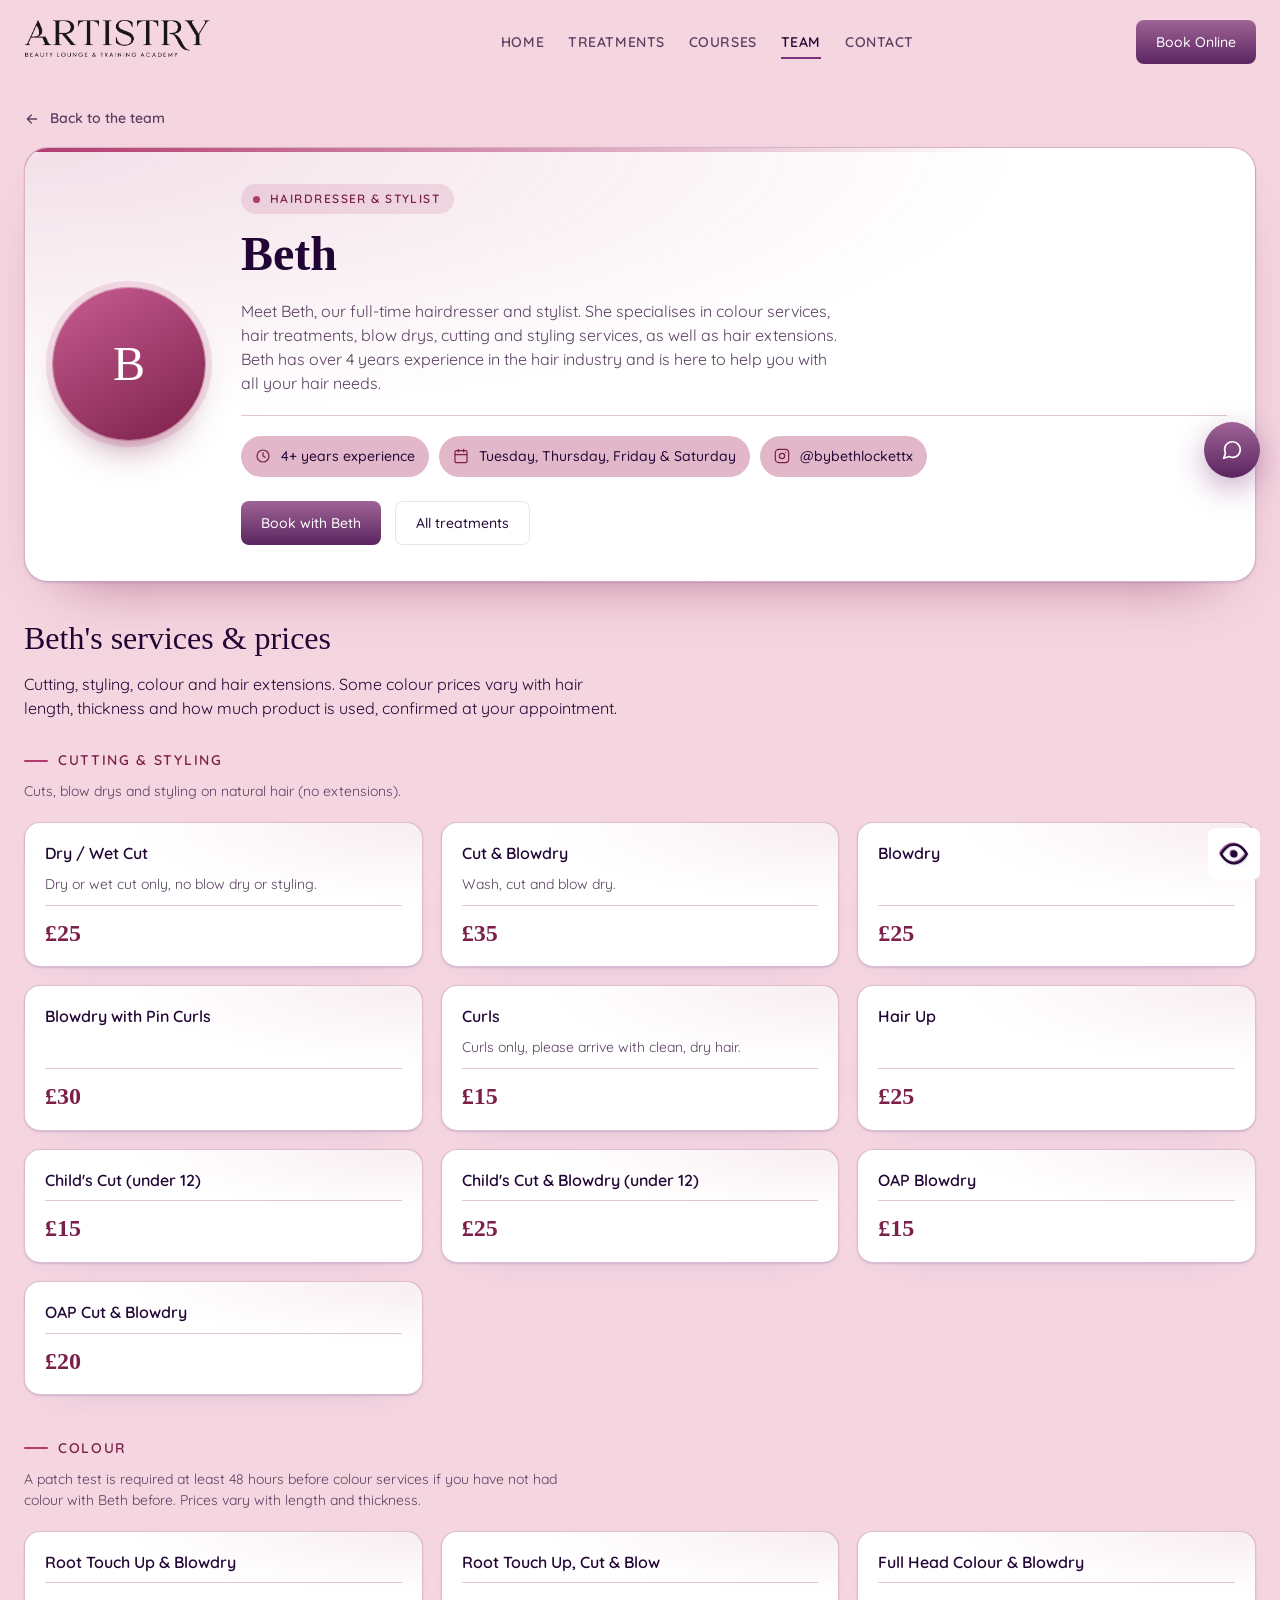
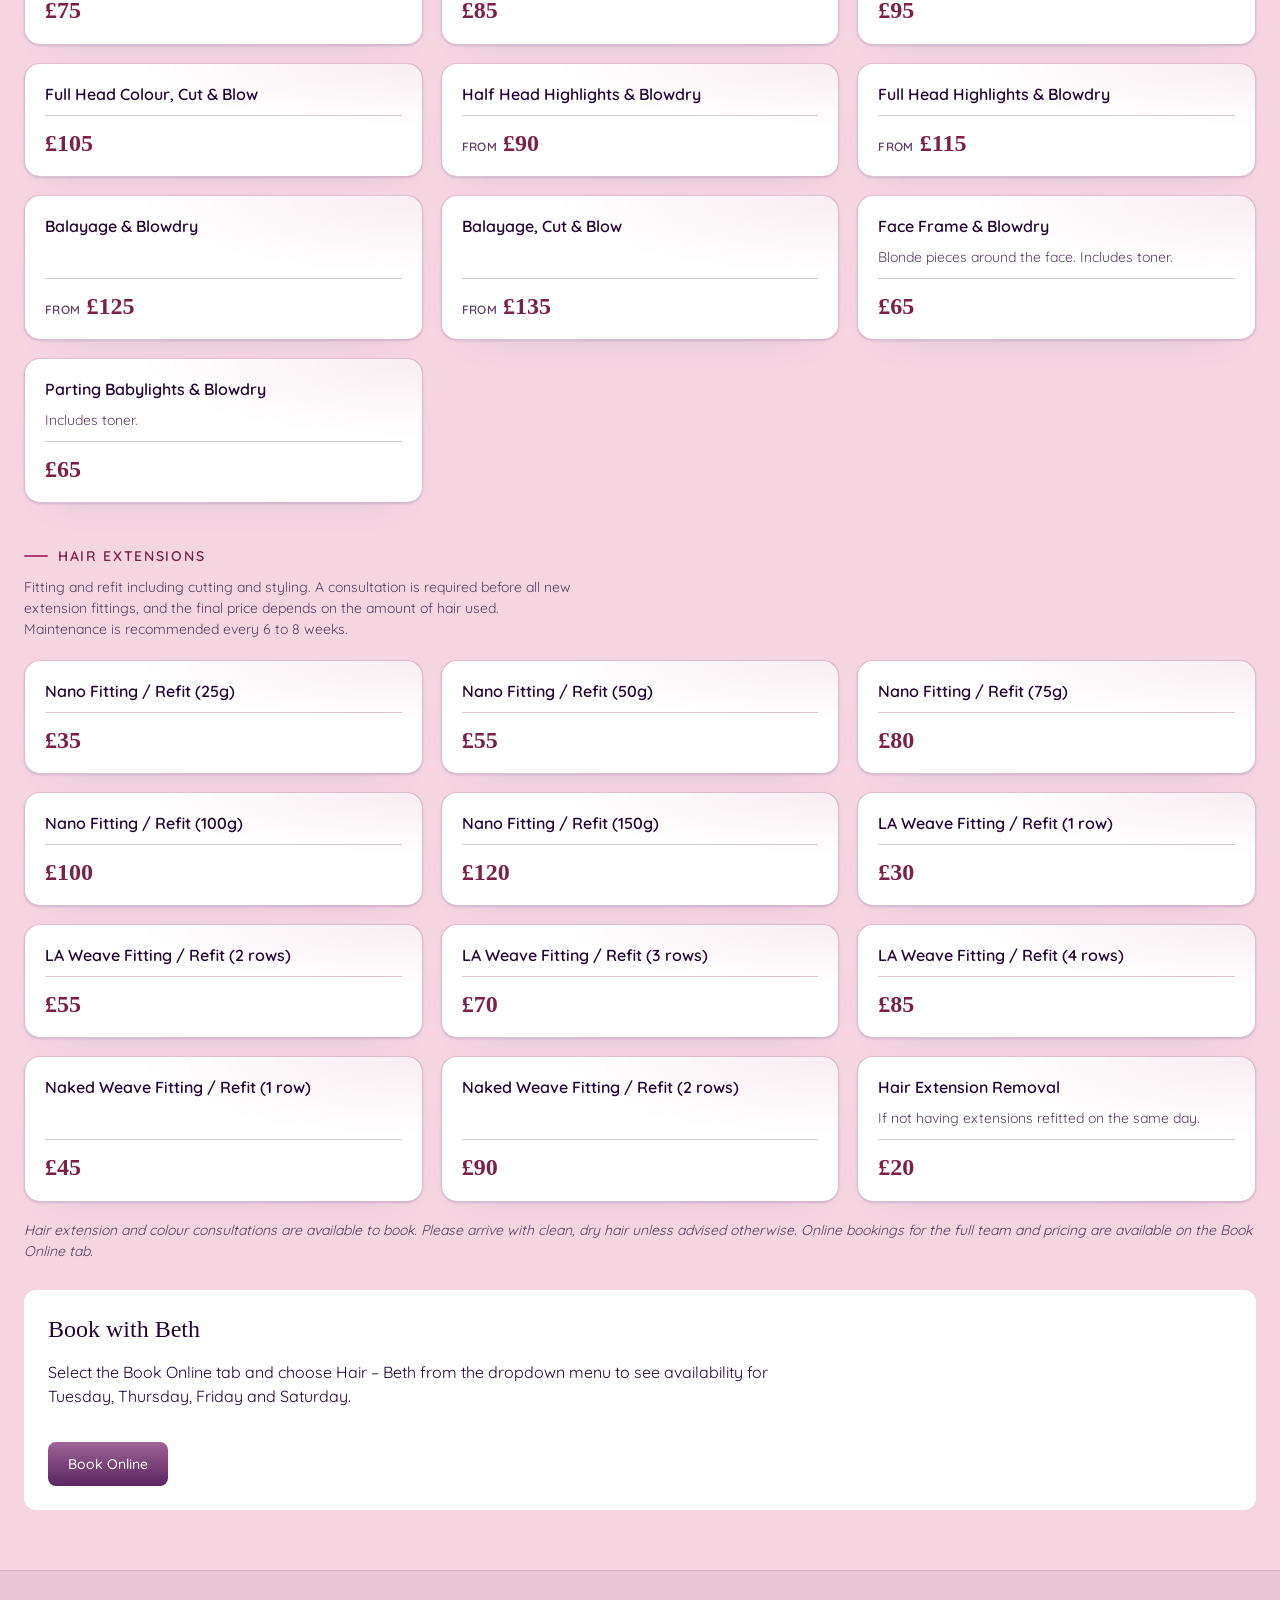
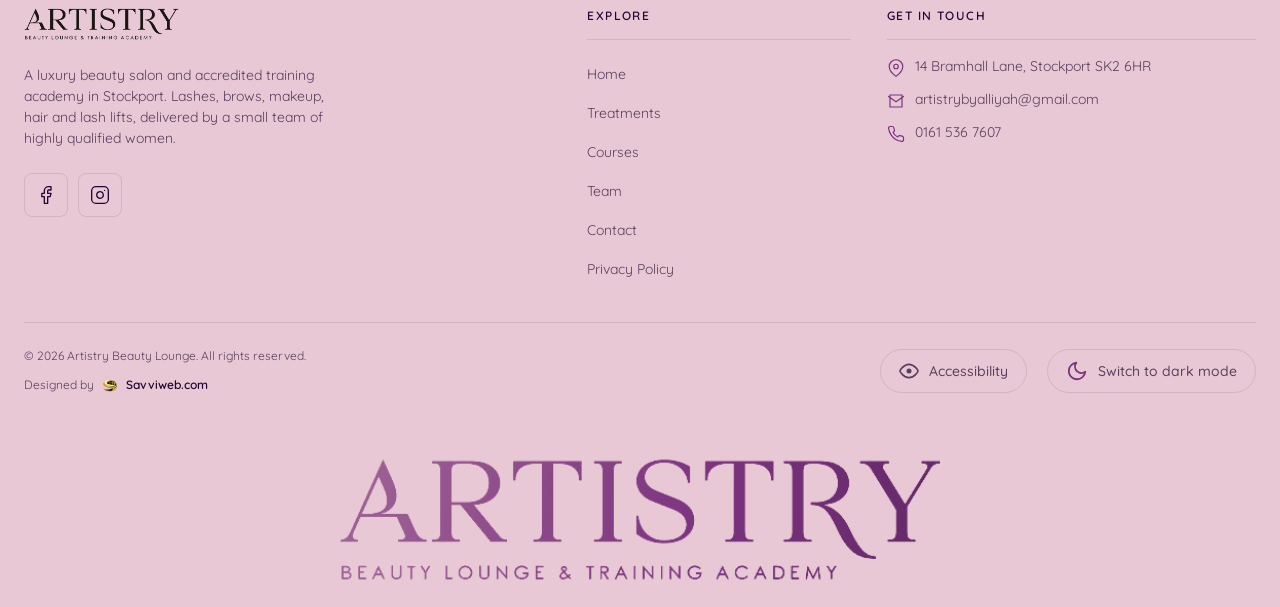
<file: team-beth.html>
<!DOCTYPE html>
<html lang="en" data-neo-palette="moon" data-neo-theme="light">
<head>
  <meta charset="utf-8">
  <meta name="robots" content="noindex, nofollow">
  <meta name="googlebot" content="noindex, nofollow">
  <meta name="viewport" content="width=device-width, initial-scale=1, viewport-fit=cover">
  <title>Beth &ndash; Hairdresser &amp; Stylist | Artistry Beauty Lounge</title>
  <meta name="description" content="Beth is a hairdresser and stylist at Artistry Beauty Lounge in Stockport. Colour, cutting, blow drys, styling and hair extensions, with prices. Over 4 years experience.">
  <link rel="icon" href="images/favicon.png" type="image/png">
  <link rel="preconnect" href="https://fonts.googleapis.com">
  <link rel="preconnect" href="https://fonts.gstatic.com" crossorigin>
  <link href="https://fonts.googleapis.com/css2?family=Quicksand:wght@400;500;600&family=Cormorant+Garamond:wght@500;600&display=swap" rel="stylesheet">
  <link rel="stylesheet" href="neo/neo-design.css">
  <link rel="stylesheet" href="site.css">
  <style>
    :root {
      --neo-font-ui: "Quicksand", Inter, system-ui, sans-serif;
    }
  </style>
  <script src="neo/theme-init.js"></script>
  <script src="neo/a11y-init.js"></script>
  <script src="neo/scroll-reveal.js"></script>
</head>
<body class="neo-body">
  <a href="#neo-main" class="neo-skip-link">Skip to main content</a>
  <div id="neo-a11y-root"></div>
  <div class="neo-page">
    <header class="neo-mobile-header" id="neo-mobile-header">
      <div class="neo-mobile-header__inner">
        <a href="index.html" class="neo-mobile-header__brand neo-mobile-header__brand--wordmark">
          <img src="images/logo.png" alt="Artistry Beauty Lounge" class="neo-mobile-header__logo" style="height:42px">
        </a>
        <div class="neo-mobile-header__actions">
          <button type="button" class="neo-mobile-header__menu-btn" onclick="toggleNeoMobileMenu()" aria-label="Open menu" aria-haspopup="dialog" aria-expanded="false" aria-controls="neo-mobile-menu">
            <span class="neo-burger" aria-hidden="true"><span></span><span></span><span></span></span>
          </button>
        </div>
      </div>
    </header>
    <nav class="neo-desktop-nav" id="neo-desktop-nav" aria-label="Main">
      <div class="neo-desktop-nav__inner">
        <a href="index.html" class="neo-mobile-header__brand neo-mobile-header__brand--wordmark">
          <img src="images/logo.png" alt="Artistry Beauty Lounge" class="neo-mobile-header__logo" style="height:48px">
        </a>
        <ul class="neo-desktop-nav__links">
          <li><a href="index.html">Home</a></li>
          <li><a href="treatments.html">Treatments</a></li>
          <li><a href="courses.html">Courses</a></li>
          <li><a href="team.html" class="neo-nav-link--active" aria-current="page">Team</a></li>
          <li><a href="contact.html">Contact</a></li>
        </ul>
        <a href="https://www.artistrybeautylounge.co.uk/book-online" target="_blank" rel="noopener noreferrer" class="neo-btn neo-btn--primary">Book Online</a>
      </div>
    </nav>
    <div class="neo-mobile-menu" id="neo-mobile-menu" role="dialog" aria-modal="true" aria-label="Menu" aria-hidden="true">
      <div class="neo-mobile-menu__inner">
        <div class="neo-mobile-menu__head">
          <a href="index.html" class="neo-mobile-header__brand neo-mobile-header__brand--wordmark" data-neo-menu-close>
            <img src="images/logo.png" alt="" class="neo-mobile-header__logo" style="height:42px">
          </a>
          <button type="button" class="neo-mobile-menu__close" onclick="toggleNeoMobileMenu()" aria-label="Close menu">
            <svg width="24" height="24" viewBox="0 0 24 24" fill="none" stroke="currentColor" stroke-width="2" aria-hidden="true"><path d="M18 6L6 18M6 6l12 12"/></svg>
          </button>
        </div>
        <ul class="neo-mobile-menu__links">
          <li><a href="index.html" data-neo-menu-close>Home</a></li>
          <li><a href="treatments.html" data-neo-menu-close>Treatments</a></li>
          <li><a href="courses.html" data-neo-menu-close>Courses</a></li>
          <li><a href="team.html" class="neo-nav-link--active" data-neo-menu-close aria-current="page">Team</a></li>
          <li><a href="contact.html" data-neo-menu-close>Contact</a></li>
        </ul>
        <div class="neo-mobile-menu__cta">
          <a href="https://www.artistrybeautylounge.co.uk/book-online" target="_blank" rel="noopener noreferrer" class="neo-btn neo-btn--primary" data-neo-menu-close>Book Online</a>
        </div>
      </div>
    </div>

    <main id="neo-main" class="neo-page__main" tabindex="-1">
      <div class="neo-container" style="padding-block:var(--neo-space-8)">
        <a href="team.html" class="abl-team-back"><svg viewBox="0 0 24 24" aria-hidden="true"><path d="M19 12H5M11 18l-6-6 6-6"/></svg> Back to the team</a>

        <section class="abl-team-profile abl-team--beth" data-neo-reveal>
          <div class="abl-team-profile__media">
            <span class="abl-team-avatar abl-team-avatar--lg" aria-hidden="true">B</span>
          </div>
          <div class="abl-team-profile__content">
            <p class="abl-team-profile__role">Hairdresser &amp; Stylist</p>
            <h1 class="neo-h1 abl-team-profile__name">Beth</h1>
            <p class="abl-team-profile__bio">Meet Beth, our full-time hairdresser and stylist. She specialises in colour services, hair treatments, blow drys, cutting and styling services, as well as hair extensions. Beth has over 4 years experience in the hair industry and is here to help you with all your hair needs.</p>
            <ul class="abl-team-meta">
              <li><svg viewBox="0 0 24 24" aria-hidden="true"><circle cx="12" cy="12" r="9"/><path d="M12 7v5l3 2"/></svg> 4+ years experience</li>
              <li><svg viewBox="0 0 24 24" aria-hidden="true"><rect x="3" y="4" width="18" height="18" rx="2"/><path d="M16 2v4M8 2v4M3 10h18"/></svg> Tuesday, Thursday, Friday &amp; Saturday</li>
              <li><svg viewBox="0 0 24 24" aria-hidden="true"><rect x="2" y="2" width="20" height="20" rx="5"/><circle cx="12" cy="12" r="4"/><path d="M17.5 6.5h.01"/></svg> @bybethlockettx</li>
            </ul>
            <div class="abl-team-profile__actions">
              <a href="https://www.artistrybeautylounge.co.uk/book-online" target="_blank" rel="noopener noreferrer" class="neo-btn neo-btn--primary">Book with Beth</a>
              <a href="treatments.html" class="neo-btn neo-btn--secondary">All treatments</a>
            </div>
          </div>
        </section>

        <h2 class="neo-h2" style="margin-top:var(--neo-space-8)">Beth's services &amp; prices</h2>
        <p class="neo-body" style="max-width:60ch;margin-top:var(--neo-space-2)">Cutting, styling, colour and hair extensions. Some colour prices vary with hair length, thickness and how much product is used, confirmed at your appointment.</p>

        <div class="abl-svc abl-svc--beth">

          <section class="abl-svc-group">
            <header class="abl-svc-group__head">
              <h3 class="abl-svc-group__eyebrow">Cutting &amp; Styling</h3>
              <p class="abl-svc-group__intro">Cuts, blow drys and styling on natural hair (no extensions).</p>
            </header>
            <div class="abl-svc-grid">
              <article class="abl-svc-card"><h4 class="abl-svc-card__name">Dry / Wet Cut</h4><p class="abl-svc-card__desc">Dry or wet cut only, no blow dry or styling.</p><p class="abl-svc-card__price">&pound;25</p></article>
              <article class="abl-svc-card"><h4 class="abl-svc-card__name">Cut &amp; Blowdry</h4><p class="abl-svc-card__desc">Wash, cut and blow dry.</p><p class="abl-svc-card__price">&pound;35</p></article>
              <article class="abl-svc-card"><h4 class="abl-svc-card__name">Blowdry</h4><p class="abl-svc-card__price">&pound;25</p></article>
              <article class="abl-svc-card"><h4 class="abl-svc-card__name">Blowdry with Pin Curls</h4><p class="abl-svc-card__price">&pound;30</p></article>
              <article class="abl-svc-card"><h4 class="abl-svc-card__name">Curls</h4><p class="abl-svc-card__desc">Curls only, please arrive with clean, dry hair.</p><p class="abl-svc-card__price">&pound;15</p></article>
              <article class="abl-svc-card"><h4 class="abl-svc-card__name">Hair Up</h4><p class="abl-svc-card__price">&pound;25</p></article>
              <article class="abl-svc-card"><h4 class="abl-svc-card__name">Child's Cut (under 12)</h4><p class="abl-svc-card__price">&pound;15</p></article>
              <article class="abl-svc-card"><h4 class="abl-svc-card__name">Child's Cut &amp; Blowdry (under 12)</h4><p class="abl-svc-card__price">&pound;25</p></article>
              <article class="abl-svc-card"><h4 class="abl-svc-card__name">OAP Blowdry</h4><p class="abl-svc-card__price">&pound;15</p></article>
              <article class="abl-svc-card"><h4 class="abl-svc-card__name">OAP Cut &amp; Blowdry</h4><p class="abl-svc-card__price">&pound;20</p></article>
            </div>
          </section>

          <section class="abl-svc-group">
            <header class="abl-svc-group__head">
              <h3 class="abl-svc-group__eyebrow">Colour</h3>
              <p class="abl-svc-group__intro">A patch test is required at least 48 hours before colour services if you have not had colour with Beth before. Prices vary with length and thickness.</p>
            </header>
            <div class="abl-svc-grid">
              <article class="abl-svc-card"><h4 class="abl-svc-card__name">Root Touch Up &amp; Blowdry</h4><p class="abl-svc-card__price">&pound;75</p></article>
              <article class="abl-svc-card"><h4 class="abl-svc-card__name">Root Touch Up, Cut &amp; Blow</h4><p class="abl-svc-card__price">&pound;85</p></article>
              <article class="abl-svc-card"><h4 class="abl-svc-card__name">Full Head Colour &amp; Blowdry</h4><p class="abl-svc-card__price">&pound;95</p></article>
              <article class="abl-svc-card"><h4 class="abl-svc-card__name">Full Head Colour, Cut &amp; Blow</h4><p class="abl-svc-card__price">&pound;105</p></article>
              <article class="abl-svc-card"><h4 class="abl-svc-card__name">Half Head Highlights &amp; Blowdry</h4><p class="abl-svc-card__price"><small>From</small>&pound;90</p></article>
              <article class="abl-svc-card"><h4 class="abl-svc-card__name">Full Head Highlights &amp; Blowdry</h4><p class="abl-svc-card__price"><small>From</small>&pound;115</p></article>
              <article class="abl-svc-card"><h4 class="abl-svc-card__name">Balayage &amp; Blowdry</h4><p class="abl-svc-card__price"><small>From</small>&pound;125</p></article>
              <article class="abl-svc-card"><h4 class="abl-svc-card__name">Balayage, Cut &amp; Blow</h4><p class="abl-svc-card__price"><small>From</small>&pound;135</p></article>
              <article class="abl-svc-card"><h4 class="abl-svc-card__name">Face Frame &amp; Blowdry</h4><p class="abl-svc-card__desc">Blonde pieces around the face. Includes toner.</p><p class="abl-svc-card__price">&pound;65</p></article>
              <article class="abl-svc-card"><h4 class="abl-svc-card__name">Parting Babylights &amp; Blowdry</h4><p class="abl-svc-card__desc">Includes toner.</p><p class="abl-svc-card__price">&pound;65</p></article>
            </div>
          </section>

          <section class="abl-svc-group">
            <header class="abl-svc-group__head">
              <h3 class="abl-svc-group__eyebrow">Hair Extensions</h3>
              <p class="abl-svc-group__intro">Fitting and refit including cutting and styling. A consultation is required before all new extension fittings, and the final price depends on the amount of hair used. Maintenance is recommended every 6 to 8 weeks.</p>
            </header>
            <div class="abl-svc-grid">
              <article class="abl-svc-card"><h4 class="abl-svc-card__name">Nano Fitting / Refit (25g)</h4><p class="abl-svc-card__price">&pound;35</p></article>
              <article class="abl-svc-card"><h4 class="abl-svc-card__name">Nano Fitting / Refit (50g)</h4><p class="abl-svc-card__price">&pound;55</p></article>
              <article class="abl-svc-card"><h4 class="abl-svc-card__name">Nano Fitting / Refit (75g)</h4><p class="abl-svc-card__price">&pound;80</p></article>
              <article class="abl-svc-card"><h4 class="abl-svc-card__name">Nano Fitting / Refit (100g)</h4><p class="abl-svc-card__price">&pound;100</p></article>
              <article class="abl-svc-card"><h4 class="abl-svc-card__name">Nano Fitting / Refit (150g)</h4><p class="abl-svc-card__price">&pound;120</p></article>
              <article class="abl-svc-card"><h4 class="abl-svc-card__name">LA Weave Fitting / Refit (1 row)</h4><p class="abl-svc-card__price">&pound;30</p></article>
              <article class="abl-svc-card"><h4 class="abl-svc-card__name">LA Weave Fitting / Refit (2 rows)</h4><p class="abl-svc-card__price">&pound;55</p></article>
              <article class="abl-svc-card"><h4 class="abl-svc-card__name">LA Weave Fitting / Refit (3 rows)</h4><p class="abl-svc-card__price">&pound;70</p></article>
              <article class="abl-svc-card"><h4 class="abl-svc-card__name">LA Weave Fitting / Refit (4 rows)</h4><p class="abl-svc-card__price">&pound;85</p></article>
              <article class="abl-svc-card"><h4 class="abl-svc-card__name">Naked Weave Fitting / Refit (1 row)</h4><p class="abl-svc-card__price">&pound;45</p></article>
              <article class="abl-svc-card"><h4 class="abl-svc-card__name">Naked Weave Fitting / Refit (2 rows)</h4><p class="abl-svc-card__price">&pound;90</p></article>
              <article class="abl-svc-card"><h4 class="abl-svc-card__name">Hair Extension Removal</h4><p class="abl-svc-card__desc">If not having extensions refitted on the same day.</p><p class="abl-svc-card__price">&pound;20</p></article>
            </div>
          </section>

        </div>
        <p class="neo-price-note">Hair extension and colour consultations are available to book. Please arrive with clean, dry hair unless advised otherwise. Online bookings for the full team and pricing are available on the Book Online tab.</p>

        <section class="neo-section neo-section--inset" style="margin-top:var(--neo-space-7)">
          <h2 class="neo-h3">Book with Beth</h2>
          <p class="neo-body">Select the Book Online tab and choose Hair &ndash; Beth from the dropdown menu to see availability for Tuesday, Thursday, Friday and Saturday.</p>
          <a href="https://www.artistrybeautylounge.co.uk/book-online" target="_blank" rel="noopener noreferrer" class="neo-btn neo-btn--primary" style="margin-top:var(--neo-space-4)">Book Online</a>
        </section>
      </div>
    </main>

    <footer class="neo-footer neo-footer--with-bottom-nav">
      <div class="neo-footer__inner">
        <div class="neo-footer__grid">
          <div class="neo-footer__brand">
            <a href="index.html" class="neo-footer__logo">
              <img src="images/logo.png" alt="Artistry Beauty Lounge" width="210" height="40">
            </a>
            <p class="neo-footer__tagline">A luxury beauty salon and accredited training academy in Stockport. Lashes, brows, makeup, hair and lash lifts, delivered by a small team of highly qualified women.</p>
            <div class="neo-footer__social">
              <a href="https://www.facebook.com/alliyahscottmua" target="_blank" rel="noopener noreferrer" aria-label="Artistry Beauty Lounge on Facebook">
                <svg viewBox="0 0 24 24" aria-hidden="true"><path d="M18 2h-3a5 5 0 00-5 5v3H7v4h3v8h4v-8h3l1-4h-4V7a1 1 0 011-1h3z"/></svg>
              </a>
              <a href="https://www.instagram.com/artistrybeautylounge" target="_blank" rel="noopener noreferrer" aria-label="Artistry Beauty Lounge on Instagram">
                <svg viewBox="0 0 24 24" aria-hidden="true"><rect x="2" y="2" width="20" height="20" rx="5"/><path d="M16 11.37A4 4 0 1112.63 8 4 4 0 0116 11.37z"/><line x1="17.5" y1="6.5" x2="17.51" y2="6.5"/></svg>
              </a>
            </div>
          </div>
          <nav class="neo-footer__col" aria-label="Footer">
            <h2 class="neo-footer__heading">Explore</h2>
            <ul class="neo-footer__links">
              <li><a href="index.html">Home</a></li>
              <li><a href="treatments.html">Treatments</a></li>
              <li><a href="courses.html">Courses</a></li>
              <li><a href="team.html">Team</a></li>
              <li><a href="contact.html">Contact</a></li>
              <li><a href="privacy-policy.html">Privacy Policy</a></li>
            </ul>
          </nav>
          <div class="neo-footer__col">
            <h2 class="neo-footer__heading">Get in touch</h2>
            <ul class="neo-footer__contact">
              <li>
                <svg viewBox="0 0 24 24" aria-hidden="true"><path d="M21 10c0 7-9 13-9 13s-9-6-9-13a9 9 0 0118 0z"/><circle cx="12" cy="10" r="3"/></svg>
                <span>14 Bramhall Lane, Stockport SK2 6HR</span>
              </li>
              <li>
                <svg viewBox="0 0 24 24" aria-hidden="true"><path d="M4 4h16v16H4z"/><path d="M22 6l-10 7L2 6"/></svg>
                <a href="mailto:artistrybyalliyah@gmail.com">artistrybyalliyah@gmail.com</a>
              </li>
              <li>
                <svg viewBox="0 0 24 24" aria-hidden="true"><path d="M22 16.92v3a2 2 0 01-2.18 2 19.79 19.79 0 01-8.63-3.07 19.5 19.5 0 01-6-6 19.79 19.79 0 01-3.07-8.67A2 2 0 014.11 2h3a2 2 0 012 1.72c.127.96.361 1.903.7 2.81a2 2 0 01-.45 2.11L8.09 9.91a16 16 0 006 6l1.27-1.27a2 2 0 012.11-.45c.907.339 1.85.573 2.81.7A2 2 0 0122 16.92z"/></svg>
                <a href="tel:+441615367607">0161 536 7607</a>
              </li>
            </ul>
          </div>
        </div>
        <div class="neo-footer__bottom">
          <div class="neo-footer__bottom-left">
            <p class="neo-footer__copyright">&copy; 2026 Artistry Beauty Lounge. All rights reserved.</p>
            <a class="neo-footer__credit" href="https://savviweb.com" target="_blank" rel="noopener noreferrer">
              <span>Designed by</span>
              <img src="images/savviweb-logo.png" alt="" width="18" height="18">
              <strong>Savviweb.com</strong>
            </a>
          </div>
          <div class="neo-footer__legal">
            <button type="button" class="neo-a11y-footer-btn" data-neo-a11y-open aria-haspopup="dialog">
              <svg viewBox="0 0 24 24" aria-hidden="true" fill="none" stroke="currentColor" stroke-width="2" stroke-linecap="round" stroke-linejoin="round"><path d="M1 12s4-8 11-8 11 8 11 8-4 8-11 8-11-8-11-8z"/><circle cx="12" cy="12" r="3"/></svg>
              <span>Accessibility</span>
            </button>
          </div>
        </div>
        <div class="neo-footer__wordmark" aria-hidden="true"></div>
      </div>
    </footer>
    <nav class="neo-bottom-nav" aria-label="Mobile">
      <div class="neo-bottom-nav__inner">
        <a href="index.html" class="neo-bottom-nav__tab"><svg viewBox="0 0 24 24" aria-hidden="true"><path d="M3 10.5L12 3l9 7.5V20a1 1 0 01-1 1h-5v-6H9v6H4a1 1 0 01-1-1v-9.5z"/></svg><span>Home</span></a>
        <a href="treatments.html" class="neo-bottom-nav__tab"><svg viewBox="0 0 24 24" aria-hidden="true"><rect x="3" y="3" width="7" height="7" rx="1"/><rect x="14" y="3" width="7" height="7" rx="1"/><rect x="3" y="14" width="7" height="7" rx="1"/><rect x="14" y="14" width="7" height="7" rx="1"/></svg><span>Treatments</span></a>
        <a href="courses.html" class="neo-bottom-nav__tab"><svg viewBox="0 0 24 24" aria-hidden="true"><path d="M4 19.5A2.5 2.5 0 0 1 6.5 17H20"/><path d="M6.5 2H20v20H6.5A2.5 2.5 0 0 1 4 19.5v-15A2.5 2.5 0 0 1 6.5 2z"/></svg><span>Courses</span></a>
        <a href="contact.html" class="neo-bottom-nav__tab"><svg viewBox="0 0 24 24" aria-hidden="true"><path d="M4 4h16v16H4z"/><path d="M22 6l-10 7L2 6"/></svg><span>Contact</span></a>
      </div>
    </nav>
  </div>

  <!-- Let's Chat! quick-contact launcher -->
  <div class="abl-chat" data-abl-chat>
    <div class="abl-chat__panel" id="abl-chat-panel" role="dialog" aria-label="Chat with Artistry Beauty Lounge" aria-modal="false" hidden>
      <div class="abl-chat__header">
        <span class="abl-chat__avatar" aria-hidden="true">
          <svg viewBox="0 0 24 24" fill="none" stroke="currentColor" stroke-width="1.8" stroke-linecap="round" stroke-linejoin="round"><path d="M21 11.5a8.38 8.38 0 0 1-.9 3.8 8.5 8.5 0 0 1-7.6 4.7 8.38 8.38 0 0 1-3.8-.9L3 21l1.9-5.7a8.38 8.38 0 0 1-.9-3.8 8.5 8.5 0 0 1 4.7-7.6 8.38 8.38 0 0 1 3.8-.9h.5a8.48 8.48 0 0 1 8 8z"/></svg>
        </span>
        <span class="abl-chat__heading">
          <strong>Artistry Beauty Lounge</strong>
          <span class="abl-chat__status">We usually reply within a few hours</span>
        </span>
        <button type="button" class="abl-chat__close" data-abl-chat-close aria-label="Close chat">
          <svg viewBox="0 0 24 24" fill="none" stroke="currentColor" stroke-width="2" aria-hidden="true"><path d="M18 6L6 18M6 6l12 12"/></svg>
        </button>
      </div>
      <div class="abl-chat__body">
        <p class="abl-chat__greeting">Hi, thanks for stopping by. How can we help today? Pick an option and we will get straight back to you.</p>
        <div class="abl-chat__options">
          <a class="abl-chat__option" href="https://www.artistrybeautylounge.co.uk/book-online" target="_blank" rel="noopener noreferrer">
            <span class="abl-chat__option-icon" aria-hidden="true"><svg viewBox="0 0 24 24" fill="none" stroke="currentColor" stroke-width="1.8" stroke-linecap="round" stroke-linejoin="round"><rect x="3" y="4" width="18" height="18" rx="2"/><path d="M16 2v4M8 2v4M3 10h18"/></svg></span>
            <span class="abl-chat__option-text"><strong>Book online</strong><span>See every service and price</span></span>
          </a>
          <a class="abl-chat__option" href="tel:+441615367607">
            <span class="abl-chat__option-icon" aria-hidden="true"><svg viewBox="0 0 24 24" fill="none" stroke="currentColor" stroke-width="1.8" stroke-linecap="round" stroke-linejoin="round"><path d="M22 16.92v3a2 2 0 0 1-2.18 2 19.79 19.79 0 0 1-8.63-3.07 19.5 19.5 0 0 1-6-6 19.79 19.79 0 0 1-3.07-8.67A2 2 0 0 1 4.11 2h3a2 2 0 0 1 2 1.72c.13.96.36 1.9.7 2.81a2 2 0 0 1-.45 2.11L8.09 9.91a16 16 0 0 0 6 6l1.27-1.27a2 2 0 0 1 2.11-.45c.91.34 1.85.57 2.81.7A2 2 0 0 1 22 16.92z"/></svg></span>
            <span class="abl-chat__option-text"><strong>Call the salon</strong><span>0161 536 7607</span></span>
          </a>
          <a class="abl-chat__option" href="mailto:artistrybyalliyah@gmail.com">
            <span class="abl-chat__option-icon" aria-hidden="true"><svg viewBox="0 0 24 24" fill="none" stroke="currentColor" stroke-width="1.8" stroke-linecap="round" stroke-linejoin="round"><rect x="3" y="5" width="18" height="14" rx="2"/><path d="m3 7 9 6 9-6"/></svg></span>
            <span class="abl-chat__option-text"><strong>Email us</strong><span>artistrybyalliyah@gmail.com</span></span>
          </a>
          <a class="abl-chat__option" href="https://www.instagram.com/artistrybeautylounge" target="_blank" rel="noopener noreferrer">
            <span class="abl-chat__option-icon" aria-hidden="true"><svg viewBox="0 0 24 24" fill="none" stroke="currentColor" stroke-width="1.8" stroke-linecap="round" stroke-linejoin="round"><rect x="2" y="2" width="20" height="20" rx="5"/><circle cx="12" cy="12" r="4"/><path d="M17.5 6.5h.01"/></svg></span>
            <span class="abl-chat__option-text"><strong>Message on Instagram</strong><span>@artistrybeautylounge</span></span>
          </a>
        </div>
      </div>
    </div>
    <button type="button" class="abl-chat__launcher" data-abl-chat-toggle aria-expanded="false" aria-controls="abl-chat-panel">
      <span class="abl-chat__launcher-icon abl-chat__launcher-icon--chat" aria-hidden="true"><svg viewBox="0 0 24 24" fill="none" stroke="currentColor" stroke-width="1.9" stroke-linecap="round" stroke-linejoin="round"><path d="M21 11.5a8.38 8.38 0 0 1-.9 3.8 8.5 8.5 0 0 1-7.6 4.7 8.38 8.38 0 0 1-3.8-.9L3 21l1.9-5.7a8.38 8.38 0 0 1-.9-3.8 8.5 8.5 0 0 1 4.7-7.6 8.38 8.38 0 0 1 3.8-.9h.5a8.48 8.48 0 0 1 8 8z"/></svg></span>
      <span class="abl-chat__launcher-icon abl-chat__launcher-icon--close" aria-hidden="true"><svg viewBox="0 0 24 24" fill="none" stroke="currentColor" stroke-width="2.2" stroke-linecap="round" stroke-linejoin="round"><path d="M18 6L6 18M6 6l12 12"/></svg></span>
      <span class="abl-chat__launcher-label">Let's Chat!</span>
    </button>
  </div>
  <script>
    (function () {
      var root = document.querySelector('[data-abl-chat]');
      if (!root) return;
      var toggle = root.querySelector('[data-abl-chat-toggle]');
      var panel = root.querySelector('#abl-chat-panel');
      var closeBtn = root.querySelector('[data-abl-chat-close]');
      var hideTimer = null;
      function isOpen() { return root.classList.contains('abl-chat--open'); }
      function open() {
        if (hideTimer) { window.clearTimeout(hideTimer); hideTimer = null; }
        panel.hidden = false;
        window.requestAnimationFrame(function () { root.classList.add('abl-chat--open'); });
        toggle.setAttribute('aria-expanded', 'true');
      }
      function close() {
        root.classList.remove('abl-chat--open');
        toggle.setAttribute('aria-expanded', 'false');
        hideTimer = window.setTimeout(function () { if (!isOpen()) panel.hidden = true; }, 240);
      }
      toggle.addEventListener('click', function () { isOpen() ? close() : open(); });
      closeBtn.addEventListener('click', function () { close(); toggle.focus(); });
      document.addEventListener('keydown', function (e) { if (e.key === 'Escape' && isOpen()) { close(); toggle.focus(); } });
      document.addEventListener('click', function (e) { if (isOpen() && !root.contains(e.target)) close(); });
    })();
  </script>
  <script src="neo/mobile-nav.js" defer></script>
  <script src="neo/theme-toggle.js" defer></script>
  <script src="neo/a11y-toolbar.js" defer></script>
</body>
</html>
</file>
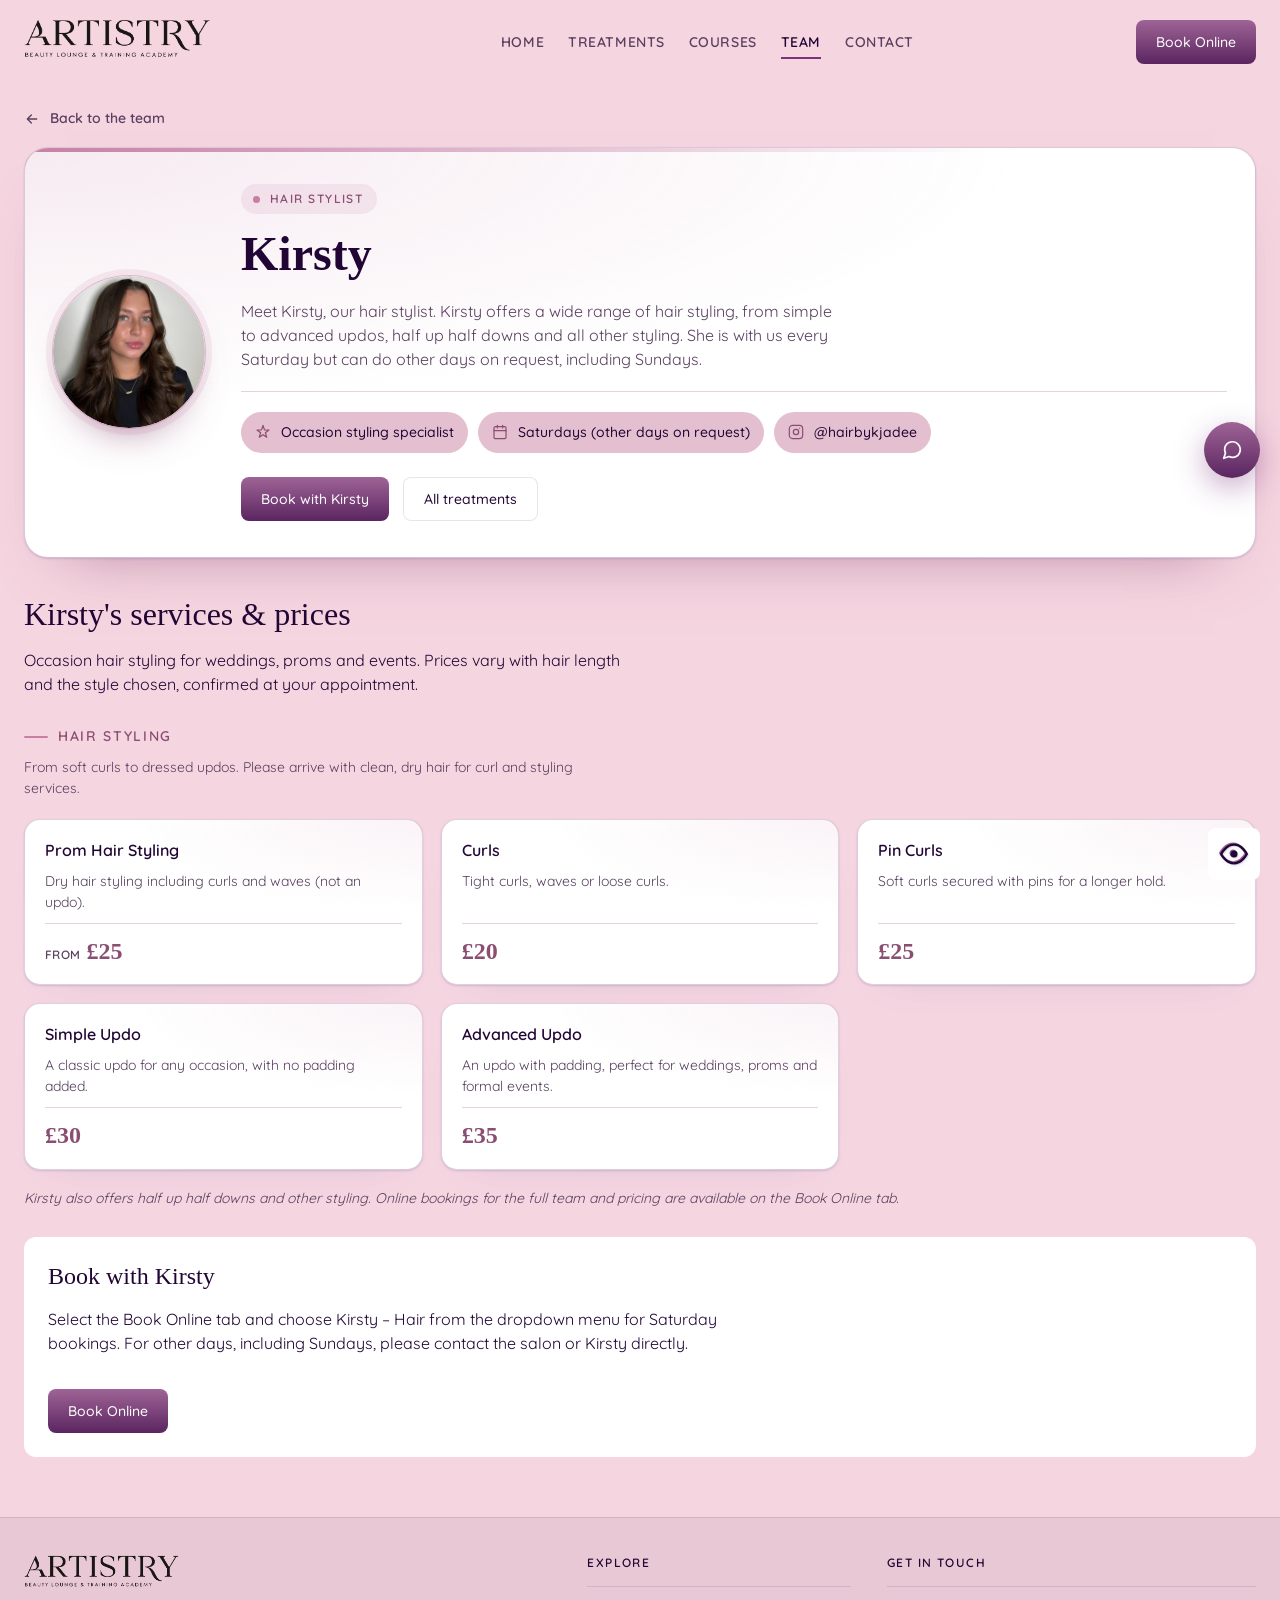
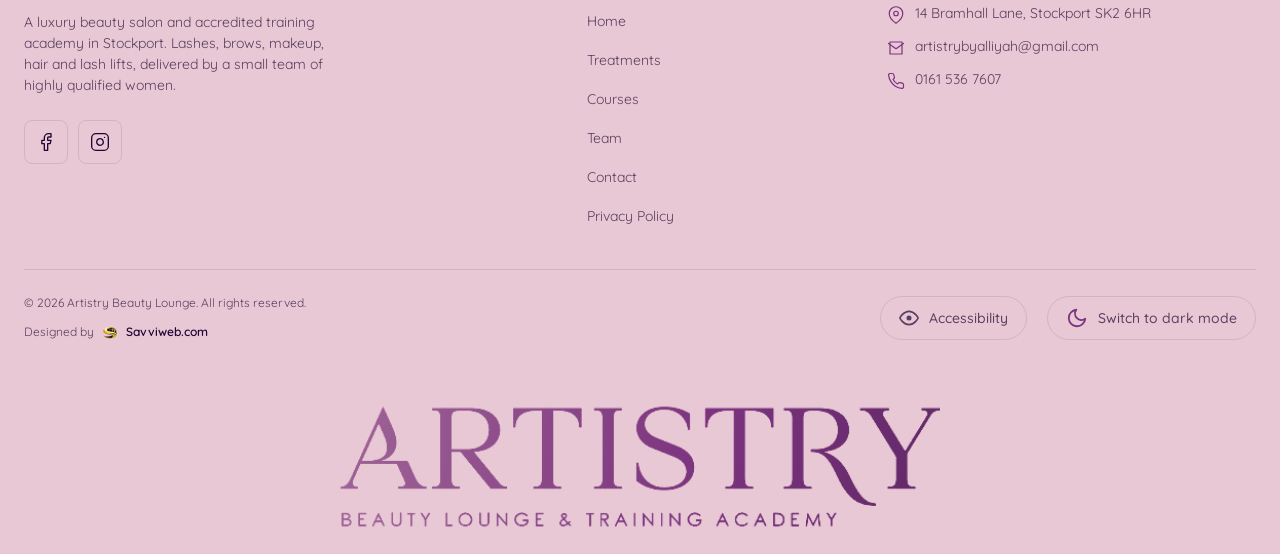
<file: team-kirsty.html>
<!DOCTYPE html>
<html lang="en" data-neo-palette="moon" data-neo-theme="light">
<head>
  <meta charset="utf-8">
  <meta name="robots" content="noindex, nofollow">
  <meta name="googlebot" content="noindex, nofollow">
  <meta name="viewport" content="width=device-width, initial-scale=1, viewport-fit=cover">
  <title>Kirsty &ndash; Hair Stylist | Artistry Beauty Lounge</title>
  <meta name="description" content="Kirsty is a hair stylist at Artistry Beauty Lounge in Stockport, specialising in occasion styling: simple to advanced updos, half up half downs, curls and prom hair, with prices.">
  <link rel="icon" href="images/favicon.png" type="image/png">
  <link rel="preconnect" href="https://fonts.googleapis.com">
  <link rel="preconnect" href="https://fonts.gstatic.com" crossorigin>
  <link href="https://fonts.googleapis.com/css2?family=Quicksand:wght@400;500;600&family=Cormorant+Garamond:wght@500;600&display=swap" rel="stylesheet">
  <link rel="stylesheet" href="neo/neo-design.css">
  <link rel="stylesheet" href="site.css">
  <style>
    :root {
      --neo-font-ui: "Quicksand", Inter, system-ui, sans-serif;
    }
  </style>
  <script src="neo/theme-init.js"></script>
  <script src="neo/a11y-init.js"></script>
  <script src="neo/scroll-reveal.js"></script>
</head>
<body class="neo-body">
  <a href="#neo-main" class="neo-skip-link">Skip to main content</a>
  <div id="neo-a11y-root"></div>
  <div class="neo-page">
    <header class="neo-mobile-header" id="neo-mobile-header">
      <div class="neo-mobile-header__inner">
        <a href="index.html" class="neo-mobile-header__brand neo-mobile-header__brand--wordmark">
          <img src="images/logo.png" alt="Artistry Beauty Lounge" class="neo-mobile-header__logo" style="height:42px">
        </a>
        <div class="neo-mobile-header__actions">
          <button type="button" class="neo-mobile-header__menu-btn" onclick="toggleNeoMobileMenu()" aria-label="Open menu" aria-haspopup="dialog" aria-expanded="false" aria-controls="neo-mobile-menu">
            <span class="neo-burger" aria-hidden="true"><span></span><span></span><span></span></span>
          </button>
        </div>
      </div>
    </header>
    <nav class="neo-desktop-nav" id="neo-desktop-nav" aria-label="Main">
      <div class="neo-desktop-nav__inner">
        <a href="index.html" class="neo-mobile-header__brand neo-mobile-header__brand--wordmark">
          <img src="images/logo.png" alt="Artistry Beauty Lounge" class="neo-mobile-header__logo" style="height:48px">
        </a>
        <ul class="neo-desktop-nav__links">
          <li><a href="index.html">Home</a></li>
          <li><a href="treatments.html">Treatments</a></li>
          <li><a href="courses.html">Courses</a></li>
          <li><a href="team.html" class="neo-nav-link--active" aria-current="page">Team</a></li>
          <li><a href="contact.html">Contact</a></li>
        </ul>
        <a href="https://www.artistrybeautylounge.co.uk/book-online" target="_blank" rel="noopener noreferrer" class="neo-btn neo-btn--primary">Book Online</a>
      </div>
    </nav>
    <div class="neo-mobile-menu" id="neo-mobile-menu" role="dialog" aria-modal="true" aria-label="Menu" aria-hidden="true">
      <div class="neo-mobile-menu__inner">
        <div class="neo-mobile-menu__head">
          <a href="index.html" class="neo-mobile-header__brand neo-mobile-header__brand--wordmark" data-neo-menu-close>
            <img src="images/logo.png" alt="" class="neo-mobile-header__logo" style="height:42px">
          </a>
          <button type="button" class="neo-mobile-menu__close" onclick="toggleNeoMobileMenu()" aria-label="Close menu">
            <svg width="24" height="24" viewBox="0 0 24 24" fill="none" stroke="currentColor" stroke-width="2" aria-hidden="true"><path d="M18 6L6 18M6 6l12 12"/></svg>
          </button>
        </div>
        <ul class="neo-mobile-menu__links">
          <li><a href="index.html" data-neo-menu-close>Home</a></li>
          <li><a href="treatments.html" data-neo-menu-close>Treatments</a></li>
          <li><a href="courses.html" data-neo-menu-close>Courses</a></li>
          <li><a href="team.html" class="neo-nav-link--active" data-neo-menu-close aria-current="page">Team</a></li>
          <li><a href="contact.html" data-neo-menu-close>Contact</a></li>
        </ul>
        <div class="neo-mobile-menu__cta">
          <a href="https://www.artistrybeautylounge.co.uk/book-online" target="_blank" rel="noopener noreferrer" class="neo-btn neo-btn--primary" data-neo-menu-close>Book Online</a>
        </div>
      </div>
    </div>

    <main id="neo-main" class="neo-page__main" tabindex="-1">
      <div class="neo-container" style="padding-block:var(--neo-space-8)">
        <a href="team.html" class="abl-team-back"><svg viewBox="0 0 24 24" aria-hidden="true"><path d="M19 12H5M11 18l-6-6 6-6"/></svg> Back to the team</a>

        <section class="abl-team-profile abl-team--kirsty" data-neo-reveal>
          <div class="abl-team-profile__media">
            <span class="abl-team-avatar abl-team-avatar--lg abl-team-avatar--photo" aria-hidden="true"><img src="images/team/kirsty.jpg" alt="" width="128" height="128"></span>
          </div>
          <div class="abl-team-profile__content">
            <p class="abl-team-profile__role">Hair Stylist</p>
            <h1 class="neo-h1 abl-team-profile__name">Kirsty</h1>
            <p class="abl-team-profile__bio">Meet Kirsty, our hair stylist. Kirsty offers a wide range of hair styling, from simple to advanced updos, half up half downs and all other styling. She is with us every Saturday but can do other days on request, including Sundays.</p>
            <ul class="abl-team-meta">
              <li><svg viewBox="0 0 24 24" aria-hidden="true"><path d="M12 2l2.2 6.8L21 9l-5.5 4 2.1 6.8L12 16l-5.6 3.8L8.5 13 3 9l6.8-.2z"/></svg> Occasion styling specialist</li>
              <li><svg viewBox="0 0 24 24" aria-hidden="true"><rect x="3" y="4" width="18" height="18" rx="2"/><path d="M16 2v4M8 2v4M3 10h18"/></svg> Saturdays (other days on request)</li>
              <li><svg viewBox="0 0 24 24" aria-hidden="true"><rect x="2" y="2" width="20" height="20" rx="5"/><circle cx="12" cy="12" r="4"/><path d="M17.5 6.5h.01"/></svg> @hairbykjadee</li>
            </ul>
            <div class="abl-team-profile__actions">
              <a href="https://www.artistrybeautylounge.co.uk/book-online" target="_blank" rel="noopener noreferrer" class="neo-btn neo-btn--primary">Book with Kirsty</a>
              <a href="treatments.html" class="neo-btn neo-btn--secondary">All treatments</a>
            </div>
          </div>
        </section>

        <h2 class="neo-h2" style="margin-top:var(--neo-space-8)">Kirsty's services &amp; prices</h2>
        <p class="neo-body" style="max-width:60ch;margin-top:var(--neo-space-2)">Occasion hair styling for weddings, proms and events. Prices vary with hair length and the style chosen, confirmed at your appointment.</p>

        <div class="abl-svc abl-svc--kirsty">

          <section class="abl-svc-group">
            <header class="abl-svc-group__head">
              <h3 class="abl-svc-group__eyebrow">Hair Styling</h3>
              <p class="abl-svc-group__intro">From soft curls to dressed updos. Please arrive with clean, dry hair for curl and styling services.</p>
            </header>
            <div class="abl-svc-grid">
              <article class="abl-svc-card"><h4 class="abl-svc-card__name">Prom Hair Styling</h4><p class="abl-svc-card__desc">Dry hair styling including curls and waves (not an updo).</p><p class="abl-svc-card__price"><small>From</small>&pound;25</p></article>
              <article class="abl-svc-card"><h4 class="abl-svc-card__name">Curls</h4><p class="abl-svc-card__desc">Tight curls, waves or loose curls.</p><p class="abl-svc-card__price">&pound;20</p></article>
              <article class="abl-svc-card"><h4 class="abl-svc-card__name">Pin Curls</h4><p class="abl-svc-card__desc">Soft curls secured with pins for a longer hold.</p><p class="abl-svc-card__price">&pound;25</p></article>
              <article class="abl-svc-card"><h4 class="abl-svc-card__name">Simple Updo</h4><p class="abl-svc-card__desc">A classic updo for any occasion, with no padding added.</p><p class="abl-svc-card__price">&pound;30</p></article>
              <article class="abl-svc-card"><h4 class="abl-svc-card__name">Advanced Updo</h4><p class="abl-svc-card__desc">An updo with padding, perfect for weddings, proms and formal events.</p><p class="abl-svc-card__price">&pound;35</p></article>
            </div>
          </section>

        </div>
        <p class="neo-price-note">Kirsty also offers half up half downs and other styling. Online bookings for the full team and pricing are available on the Book Online tab.</p>

        <section class="neo-section neo-section--inset" style="margin-top:var(--neo-space-7)">
          <h2 class="neo-h3">Book with Kirsty</h2>
          <p class="neo-body">Select the Book Online tab and choose Kirsty &ndash; Hair from the dropdown menu for Saturday bookings. For other days, including Sundays, please contact the salon or Kirsty directly.</p>
          <a href="https://www.artistrybeautylounge.co.uk/book-online" target="_blank" rel="noopener noreferrer" class="neo-btn neo-btn--primary" style="margin-top:var(--neo-space-4)">Book Online</a>
        </section>
      </div>
    </main>

    <footer class="neo-footer neo-footer--with-bottom-nav">
      <div class="neo-footer__inner">
        <div class="neo-footer__grid">
          <div class="neo-footer__brand">
            <a href="index.html" class="neo-footer__logo">
              <img src="images/logo.png" alt="Artistry Beauty Lounge" width="210" height="40">
            </a>
            <p class="neo-footer__tagline">A luxury beauty salon and accredited training academy in Stockport. Lashes, brows, makeup, hair and lash lifts, delivered by a small team of highly qualified women.</p>
            <div class="neo-footer__social">
              <a href="https://www.facebook.com/alliyahscottmua" target="_blank" rel="noopener noreferrer" aria-label="Artistry Beauty Lounge on Facebook">
                <svg viewBox="0 0 24 24" aria-hidden="true"><path d="M18 2h-3a5 5 0 00-5 5v3H7v4h3v8h4v-8h3l1-4h-4V7a1 1 0 011-1h3z"/></svg>
              </a>
              <a href="https://www.instagram.com/artistrybeautylounge" target="_blank" rel="noopener noreferrer" aria-label="Artistry Beauty Lounge on Instagram">
                <svg viewBox="0 0 24 24" aria-hidden="true"><rect x="2" y="2" width="20" height="20" rx="5"/><path d="M16 11.37A4 4 0 1112.63 8 4 4 0 0116 11.37z"/><line x1="17.5" y1="6.5" x2="17.51" y2="6.5"/></svg>
              </a>
            </div>
          </div>
          <nav class="neo-footer__col" aria-label="Footer">
            <h2 class="neo-footer__heading">Explore</h2>
            <ul class="neo-footer__links">
              <li><a href="index.html">Home</a></li>
              <li><a href="treatments.html">Treatments</a></li>
              <li><a href="courses.html">Courses</a></li>
              <li><a href="team.html">Team</a></li>
              <li><a href="contact.html">Contact</a></li>
              <li><a href="privacy-policy.html">Privacy Policy</a></li>
            </ul>
          </nav>
          <div class="neo-footer__col">
            <h2 class="neo-footer__heading">Get in touch</h2>
            <ul class="neo-footer__contact">
              <li>
                <svg viewBox="0 0 24 24" aria-hidden="true"><path d="M21 10c0 7-9 13-9 13s-9-6-9-13a9 9 0 0118 0z"/><circle cx="12" cy="10" r="3"/></svg>
                <span>14 Bramhall Lane, Stockport SK2 6HR</span>
              </li>
              <li>
                <svg viewBox="0 0 24 24" aria-hidden="true"><path d="M4 4h16v16H4z"/><path d="M22 6l-10 7L2 6"/></svg>
                <a href="mailto:artistrybyalliyah@gmail.com">artistrybyalliyah@gmail.com</a>
              </li>
              <li>
                <svg viewBox="0 0 24 24" aria-hidden="true"><path d="M22 16.92v3a2 2 0 01-2.18 2 19.79 19.79 0 01-8.63-3.07 19.5 19.5 0 01-6-6 19.79 19.79 0 01-3.07-8.67A2 2 0 014.11 2h3a2 2 0 012 1.72c.127.96.361 1.903.7 2.81a2 2 0 01-.45 2.11L8.09 9.91a16 16 0 006 6l1.27-1.27a2 2 0 012.11-.45c.907.339 1.85.573 2.81.7A2 2 0 0122 16.92z"/></svg>
                <a href="tel:+441615367607">0161 536 7607</a>
              </li>
            </ul>
          </div>
        </div>
        <div class="neo-footer__bottom">
          <div class="neo-footer__bottom-left">
            <p class="neo-footer__copyright">&copy; 2026 Artistry Beauty Lounge. All rights reserved.</p>
            <a class="neo-footer__credit" href="https://savviweb.com" target="_blank" rel="noopener noreferrer">
              <span>Designed by</span>
              <img src="images/savviweb-logo.png" alt="" width="18" height="18">
              <strong>Savviweb.com</strong>
            </a>
          </div>
          <div class="neo-footer__legal">
            <button type="button" class="neo-a11y-footer-btn" data-neo-a11y-open aria-haspopup="dialog">
              <svg viewBox="0 0 24 24" aria-hidden="true" fill="none" stroke="currentColor" stroke-width="2" stroke-linecap="round" stroke-linejoin="round"><path d="M1 12s4-8 11-8 11 8 11 8-4 8-11 8-11-8-11-8z"/><circle cx="12" cy="12" r="3"/></svg>
              <span>Accessibility</span>
            </button>
          </div>
        </div>
        <div class="neo-footer__wordmark" aria-hidden="true"></div>
      </div>
    </footer>
    <nav class="neo-bottom-nav" aria-label="Mobile">
      <div class="neo-bottom-nav__inner">
        <a href="index.html" class="neo-bottom-nav__tab"><svg viewBox="0 0 24 24" aria-hidden="true"><path d="M3 10.5L12 3l9 7.5V20a1 1 0 01-1 1h-5v-6H9v6H4a1 1 0 01-1-1v-9.5z"/></svg><span>Home</span></a>
        <a href="treatments.html" class="neo-bottom-nav__tab"><svg viewBox="0 0 24 24" aria-hidden="true"><rect x="3" y="3" width="7" height="7" rx="1"/><rect x="14" y="3" width="7" height="7" rx="1"/><rect x="3" y="14" width="7" height="7" rx="1"/><rect x="14" y="14" width="7" height="7" rx="1"/></svg><span>Treatments</span></a>
        <a href="courses.html" class="neo-bottom-nav__tab"><svg viewBox="0 0 24 24" aria-hidden="true"><path d="M4 19.5A2.5 2.5 0 0 1 6.5 17H20"/><path d="M6.5 2H20v20H6.5A2.5 2.5 0 0 1 4 19.5v-15A2.5 2.5 0 0 1 6.5 2z"/></svg><span>Courses</span></a>
        <a href="contact.html" class="neo-bottom-nav__tab"><svg viewBox="0 0 24 24" aria-hidden="true"><path d="M4 4h16v16H4z"/><path d="M22 6l-10 7L2 6"/></svg><span>Contact</span></a>
      </div>
    </nav>
  </div>

  <!-- Let's Chat! quick-contact launcher -->
  <div class="abl-chat" data-abl-chat>
    <div class="abl-chat__panel" id="abl-chat-panel" role="dialog" aria-label="Chat with Artistry Beauty Lounge" aria-modal="false" hidden>
      <div class="abl-chat__header">
        <span class="abl-chat__avatar" aria-hidden="true">
          <svg viewBox="0 0 24 24" fill="none" stroke="currentColor" stroke-width="1.8" stroke-linecap="round" stroke-linejoin="round"><path d="M21 11.5a8.38 8.38 0 0 1-.9 3.8 8.5 8.5 0 0 1-7.6 4.7 8.38 8.38 0 0 1-3.8-.9L3 21l1.9-5.7a8.38 8.38 0 0 1-.9-3.8 8.5 8.5 0 0 1 4.7-7.6 8.38 8.38 0 0 1 3.8-.9h.5a8.48 8.48 0 0 1 8 8z"/></svg>
        </span>
        <span class="abl-chat__heading">
          <strong>Artistry Beauty Lounge</strong>
          <span class="abl-chat__status">We usually reply within a few hours</span>
        </span>
        <button type="button" class="abl-chat__close" data-abl-chat-close aria-label="Close chat">
          <svg viewBox="0 0 24 24" fill="none" stroke="currentColor" stroke-width="2" aria-hidden="true"><path d="M18 6L6 18M6 6l12 12"/></svg>
        </button>
      </div>
      <div class="abl-chat__body">
        <p class="abl-chat__greeting">Hi, thanks for stopping by. How can we help today? Pick an option and we will get straight back to you.</p>
        <div class="abl-chat__options">
          <a class="abl-chat__option" href="https://www.artistrybeautylounge.co.uk/book-online" target="_blank" rel="noopener noreferrer">
            <span class="abl-chat__option-icon" aria-hidden="true"><svg viewBox="0 0 24 24" fill="none" stroke="currentColor" stroke-width="1.8" stroke-linecap="round" stroke-linejoin="round"><rect x="3" y="4" width="18" height="18" rx="2"/><path d="M16 2v4M8 2v4M3 10h18"/></svg></span>
            <span class="abl-chat__option-text"><strong>Book online</strong><span>See every service and price</span></span>
          </a>
          <a class="abl-chat__option" href="tel:+441615367607">
            <span class="abl-chat__option-icon" aria-hidden="true"><svg viewBox="0 0 24 24" fill="none" stroke="currentColor" stroke-width="1.8" stroke-linecap="round" stroke-linejoin="round"><path d="M22 16.92v3a2 2 0 0 1-2.18 2 19.79 19.79 0 0 1-8.63-3.07 19.5 19.5 0 0 1-6-6 19.79 19.79 0 0 1-3.07-8.67A2 2 0 0 1 4.11 2h3a2 2 0 0 1 2 1.72c.13.96.36 1.9.7 2.81a2 2 0 0 1-.45 2.11L8.09 9.91a16 16 0 0 0 6 6l1.27-1.27a2 2 0 0 1 2.11-.45c.91.34 1.85.57 2.81.7A2 2 0 0 1 22 16.92z"/></svg></span>
            <span class="abl-chat__option-text"><strong>Call the salon</strong><span>0161 536 7607</span></span>
          </a>
          <a class="abl-chat__option" href="mailto:artistrybyalliyah@gmail.com">
            <span class="abl-chat__option-icon" aria-hidden="true"><svg viewBox="0 0 24 24" fill="none" stroke="currentColor" stroke-width="1.8" stroke-linecap="round" stroke-linejoin="round"><rect x="3" y="5" width="18" height="14" rx="2"/><path d="m3 7 9 6 9-6"/></svg></span>
            <span class="abl-chat__option-text"><strong>Email us</strong><span>artistrybyalliyah@gmail.com</span></span>
          </a>
          <a class="abl-chat__option" href="https://www.instagram.com/artistrybeautylounge" target="_blank" rel="noopener noreferrer">
            <span class="abl-chat__option-icon" aria-hidden="true"><svg viewBox="0 0 24 24" fill="none" stroke="currentColor" stroke-width="1.8" stroke-linecap="round" stroke-linejoin="round"><rect x="2" y="2" width="20" height="20" rx="5"/><circle cx="12" cy="12" r="4"/><path d="M17.5 6.5h.01"/></svg></span>
            <span class="abl-chat__option-text"><strong>Message on Instagram</strong><span>@artistrybeautylounge</span></span>
          </a>
        </div>
      </div>
    </div>
    <button type="button" class="abl-chat__launcher" data-abl-chat-toggle aria-expanded="false" aria-controls="abl-chat-panel">
      <span class="abl-chat__launcher-icon abl-chat__launcher-icon--chat" aria-hidden="true"><svg viewBox="0 0 24 24" fill="none" stroke="currentColor" stroke-width="1.9" stroke-linecap="round" stroke-linejoin="round"><path d="M21 11.5a8.38 8.38 0 0 1-.9 3.8 8.5 8.5 0 0 1-7.6 4.7 8.38 8.38 0 0 1-3.8-.9L3 21l1.9-5.7a8.38 8.38 0 0 1-.9-3.8 8.5 8.5 0 0 1 4.7-7.6 8.38 8.38 0 0 1 3.8-.9h.5a8.48 8.48 0 0 1 8 8z"/></svg></span>
      <span class="abl-chat__launcher-icon abl-chat__launcher-icon--close" aria-hidden="true"><svg viewBox="0 0 24 24" fill="none" stroke="currentColor" stroke-width="2.2" stroke-linecap="round" stroke-linejoin="round"><path d="M18 6L6 18M6 6l12 12"/></svg></span>
      <span class="abl-chat__launcher-label">Let's Chat!</span>
    </button>
  </div>
  <script>
    (function () {
      var root = document.querySelector('[data-abl-chat]');
      if (!root) return;
      var toggle = root.querySelector('[data-abl-chat-toggle]');
      var panel = root.querySelector('#abl-chat-panel');
      var closeBtn = root.querySelector('[data-abl-chat-close]');
      var hideTimer = null;
      function isOpen() { return root.classList.contains('abl-chat--open'); }
      function open() {
        if (hideTimer) { window.clearTimeout(hideTimer); hideTimer = null; }
        panel.hidden = false;
        window.requestAnimationFrame(function () { root.classList.add('abl-chat--open'); });
        toggle.setAttribute('aria-expanded', 'true');
      }
      function close() {
        root.classList.remove('abl-chat--open');
        toggle.setAttribute('aria-expanded', 'false');
        hideTimer = window.setTimeout(function () { if (!isOpen()) panel.hidden = true; }, 240);
      }
      toggle.addEventListener('click', function () { isOpen() ? close() : open(); });
      closeBtn.addEventListener('click', function () { close(); toggle.focus(); });
      document.addEventListener('keydown', function (e) { if (e.key === 'Escape' && isOpen()) { close(); toggle.focus(); } });
      document.addEventListener('click', function (e) { if (isOpen() && !root.contains(e.target)) close(); });
    })();
  </script>
  <script src="neo/mobile-nav.js" defer></script>
  <script src="neo/theme-toggle.js" defer></script>
  <script src="neo/a11y-toolbar.js" defer></script>
</body>
</html>
</file>
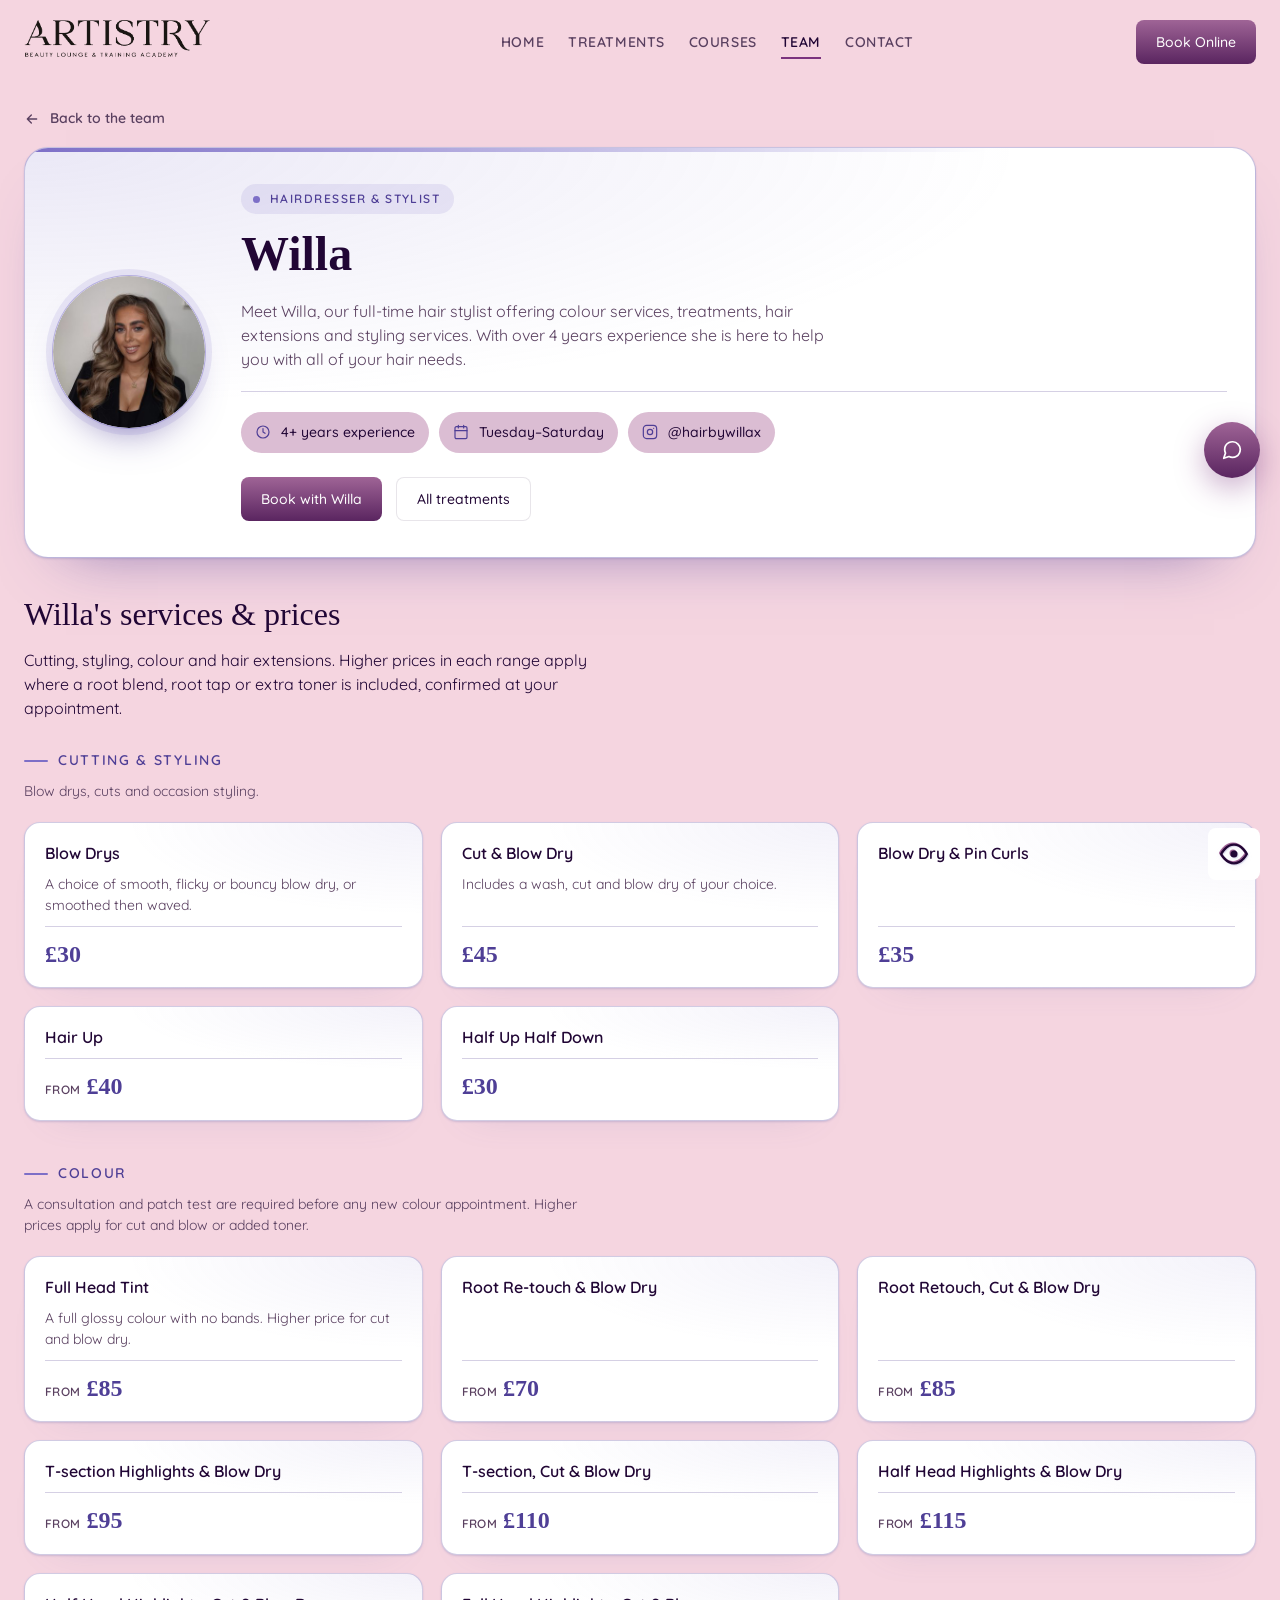
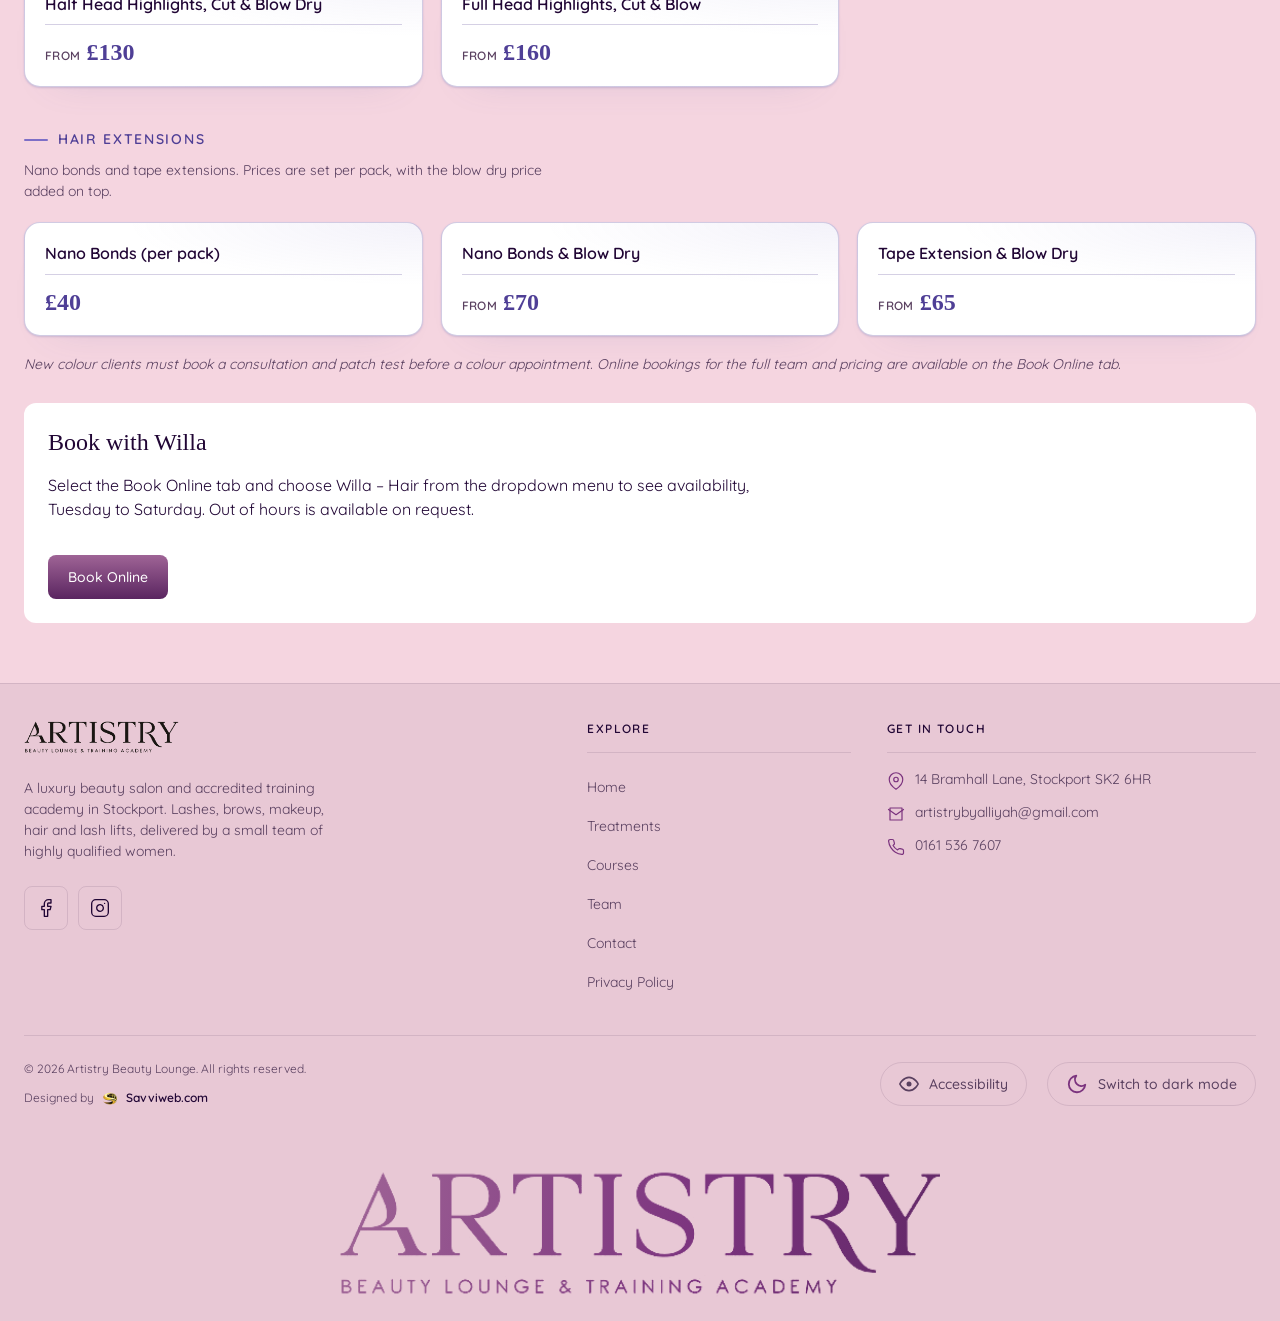
<file: team-willa.html>
<!DOCTYPE html>
<html lang="en" data-neo-palette="moon" data-neo-theme="light">
<head>
  <meta charset="utf-8">
  <meta name="robots" content="noindex, nofollow">
  <meta name="googlebot" content="noindex, nofollow">
  <meta name="viewport" content="width=device-width, initial-scale=1, viewport-fit=cover">
  <title>Willa &ndash; Hairdresser &amp; Stylist | Artistry Beauty Lounge</title>
  <meta name="description" content="Willa is a hairdresser and stylist at Artistry Beauty Lounge in Stockport. Colour services, treatments, hair extensions and styling, with prices. Over 4 years experience.">
  <link rel="icon" href="images/favicon.png" type="image/png">
  <link rel="preconnect" href="https://fonts.googleapis.com">
  <link rel="preconnect" href="https://fonts.gstatic.com" crossorigin>
  <link href="https://fonts.googleapis.com/css2?family=Quicksand:wght@400;500;600&family=Cormorant+Garamond:wght@500;600&display=swap" rel="stylesheet">
  <link rel="stylesheet" href="neo/neo-design.css">
  <link rel="stylesheet" href="site.css">
  <style>
    :root {
      --neo-font-ui: "Quicksand", Inter, system-ui, sans-serif;
    }
  </style>
  <script src="neo/theme-init.js"></script>
  <script src="neo/a11y-init.js"></script>
  <script src="neo/scroll-reveal.js"></script>
</head>
<body class="neo-body">
  <a href="#neo-main" class="neo-skip-link">Skip to main content</a>
  <div id="neo-a11y-root"></div>
  <div class="neo-page">
    <header class="neo-mobile-header" id="neo-mobile-header">
      <div class="neo-mobile-header__inner">
        <a href="index.html" class="neo-mobile-header__brand neo-mobile-header__brand--wordmark">
          <img src="images/logo.png" alt="Artistry Beauty Lounge" class="neo-mobile-header__logo" style="height:42px">
        </a>
        <div class="neo-mobile-header__actions">
          <button type="button" class="neo-mobile-header__menu-btn" onclick="toggleNeoMobileMenu()" aria-label="Open menu" aria-haspopup="dialog" aria-expanded="false" aria-controls="neo-mobile-menu">
            <span class="neo-burger" aria-hidden="true"><span></span><span></span><span></span></span>
          </button>
        </div>
      </div>
    </header>
    <nav class="neo-desktop-nav" id="neo-desktop-nav" aria-label="Main">
      <div class="neo-desktop-nav__inner">
        <a href="index.html" class="neo-mobile-header__brand neo-mobile-header__brand--wordmark">
          <img src="images/logo.png" alt="Artistry Beauty Lounge" class="neo-mobile-header__logo" style="height:48px">
        </a>
        <ul class="neo-desktop-nav__links">
          <li><a href="index.html">Home</a></li>
          <li><a href="treatments.html">Treatments</a></li>
          <li><a href="courses.html">Courses</a></li>
          <li><a href="team.html" class="neo-nav-link--active" aria-current="page">Team</a></li>
          <li><a href="contact.html">Contact</a></li>
        </ul>
        <a href="https://www.artistrybeautylounge.co.uk/book-online" target="_blank" rel="noopener noreferrer" class="neo-btn neo-btn--primary">Book Online</a>
      </div>
    </nav>
    <div class="neo-mobile-menu" id="neo-mobile-menu" role="dialog" aria-modal="true" aria-label="Menu" aria-hidden="true">
      <div class="neo-mobile-menu__inner">
        <div class="neo-mobile-menu__head">
          <a href="index.html" class="neo-mobile-header__brand neo-mobile-header__brand--wordmark" data-neo-menu-close>
            <img src="images/logo.png" alt="" class="neo-mobile-header__logo" style="height:42px">
          </a>
          <button type="button" class="neo-mobile-menu__close" onclick="toggleNeoMobileMenu()" aria-label="Close menu">
            <svg width="24" height="24" viewBox="0 0 24 24" fill="none" stroke="currentColor" stroke-width="2" aria-hidden="true"><path d="M18 6L6 18M6 6l12 12"/></svg>
          </button>
        </div>
        <ul class="neo-mobile-menu__links">
          <li><a href="index.html" data-neo-menu-close>Home</a></li>
          <li><a href="treatments.html" data-neo-menu-close>Treatments</a></li>
          <li><a href="courses.html" data-neo-menu-close>Courses</a></li>
          <li><a href="team.html" class="neo-nav-link--active" data-neo-menu-close aria-current="page">Team</a></li>
          <li><a href="contact.html" data-neo-menu-close>Contact</a></li>
        </ul>
        <div class="neo-mobile-menu__cta">
          <a href="https://www.artistrybeautylounge.co.uk/book-online" target="_blank" rel="noopener noreferrer" class="neo-btn neo-btn--primary" data-neo-menu-close>Book Online</a>
        </div>
      </div>
    </div>

    <main id="neo-main" class="neo-page__main" tabindex="-1">
      <div class="neo-container" style="padding-block:var(--neo-space-8)">
        <a href="team.html" class="abl-team-back"><svg viewBox="0 0 24 24" aria-hidden="true"><path d="M19 12H5M11 18l-6-6 6-6"/></svg> Back to the team</a>

        <section class="abl-team-profile abl-team--willa" data-neo-reveal>
          <div class="abl-team-profile__media">
            <span class="abl-team-avatar abl-team-avatar--lg abl-team-avatar--photo" aria-hidden="true"><img src="images/team/willa.jpg" alt="" width="128" height="128"></span>
          </div>
          <div class="abl-team-profile__content">
            <p class="abl-team-profile__role">Hairdresser &amp; Stylist</p>
            <h1 class="neo-h1 abl-team-profile__name">Willa</h1>
            <p class="abl-team-profile__bio">Meet Willa, our full-time hair stylist offering colour services, treatments, hair extensions and styling services. With over 4 years experience she is here to help you with all of your hair needs.</p>
            <ul class="abl-team-meta">
              <li><svg viewBox="0 0 24 24" aria-hidden="true"><circle cx="12" cy="12" r="9"/><path d="M12 7v5l3 2"/></svg> 4+ years experience</li>
              <li><svg viewBox="0 0 24 24" aria-hidden="true"><rect x="3" y="4" width="18" height="18" rx="2"/><path d="M16 2v4M8 2v4M3 10h18"/></svg> Tuesday&ndash;Saturday</li>
              <li><svg viewBox="0 0 24 24" aria-hidden="true"><rect x="2" y="2" width="20" height="20" rx="5"/><circle cx="12" cy="12" r="4"/><path d="M17.5 6.5h.01"/></svg> @hairbywillax</li>
            </ul>
            <div class="abl-team-profile__actions">
              <a href="https://www.artistrybeautylounge.co.uk/book-online" target="_blank" rel="noopener noreferrer" class="neo-btn neo-btn--primary">Book with Willa</a>
              <a href="treatments.html" class="neo-btn neo-btn--secondary">All treatments</a>
            </div>
          </div>
        </section>

        <h2 class="neo-h2" style="margin-top:var(--neo-space-8)">Willa's services &amp; prices</h2>
        <p class="neo-body" style="max-width:60ch;margin-top:var(--neo-space-2)">Cutting, styling, colour and hair extensions. Higher prices in each range apply where a root blend, root tap or extra toner is included, confirmed at your appointment.</p>

        <div class="abl-svc abl-svc--willa">

          <section class="abl-svc-group">
            <header class="abl-svc-group__head">
              <h3 class="abl-svc-group__eyebrow">Cutting &amp; Styling</h3>
              <p class="abl-svc-group__intro">Blow drys, cuts and occasion styling.</p>
            </header>
            <div class="abl-svc-grid">
              <article class="abl-svc-card"><h4 class="abl-svc-card__name">Blow Drys</h4><p class="abl-svc-card__desc">A choice of smooth, flicky or bouncy blow dry, or smoothed then waved.</p><p class="abl-svc-card__price">&pound;30</p></article>
              <article class="abl-svc-card"><h4 class="abl-svc-card__name">Cut &amp; Blow Dry</h4><p class="abl-svc-card__desc">Includes a wash, cut and blow dry of your choice.</p><p class="abl-svc-card__price">&pound;45</p></article>
              <article class="abl-svc-card"><h4 class="abl-svc-card__name">Blow Dry &amp; Pin Curls</h4><p class="abl-svc-card__price">&pound;35</p></article>
              <article class="abl-svc-card"><h4 class="abl-svc-card__name">Hair Up</h4><p class="abl-svc-card__price"><small>From</small>&pound;40</p></article>
              <article class="abl-svc-card"><h4 class="abl-svc-card__name">Half Up Half Down</h4><p class="abl-svc-card__price">&pound;30</p></article>
            </div>
          </section>

          <section class="abl-svc-group">
            <header class="abl-svc-group__head">
              <h3 class="abl-svc-group__eyebrow">Colour</h3>
              <p class="abl-svc-group__intro">A consultation and patch test are required before any new colour appointment. Higher prices apply for cut and blow or added toner.</p>
            </header>
            <div class="abl-svc-grid">
              <article class="abl-svc-card"><h4 class="abl-svc-card__name">Full Head Tint</h4><p class="abl-svc-card__desc">A full glossy colour with no bands. Higher price for cut and blow dry.</p><p class="abl-svc-card__price"><small>From</small>&pound;85</p></article>
              <article class="abl-svc-card"><h4 class="abl-svc-card__name">Root Re-touch &amp; Blow Dry</h4><p class="abl-svc-card__price"><small>From</small>&pound;70</p></article>
              <article class="abl-svc-card"><h4 class="abl-svc-card__name">Root Retouch, Cut &amp; Blow Dry</h4><p class="abl-svc-card__price"><small>From</small>&pound;85</p></article>
              <article class="abl-svc-card"><h4 class="abl-svc-card__name">T-section Highlights &amp; Blow Dry</h4><p class="abl-svc-card__price"><small>From</small>&pound;95</p></article>
              <article class="abl-svc-card"><h4 class="abl-svc-card__name">T-section, Cut &amp; Blow Dry</h4><p class="abl-svc-card__price"><small>From</small>&pound;110</p></article>
              <article class="abl-svc-card"><h4 class="abl-svc-card__name">Half Head Highlights &amp; Blow Dry</h4><p class="abl-svc-card__price"><small>From</small>&pound;115</p></article>
              <article class="abl-svc-card"><h4 class="abl-svc-card__name">Half Head Highlights, Cut &amp; Blow Dry</h4><p class="abl-svc-card__price"><small>From</small>&pound;130</p></article>
              <article class="abl-svc-card"><h4 class="abl-svc-card__name">Full Head Highlights, Cut &amp; Blow</h4><p class="abl-svc-card__price"><small>From</small>&pound;160</p></article>
            </div>
          </section>

          <section class="abl-svc-group">
            <header class="abl-svc-group__head">
              <h3 class="abl-svc-group__eyebrow">Hair Extensions</h3>
              <p class="abl-svc-group__intro">Nano bonds and tape extensions. Prices are set per pack, with the blow dry price added on top.</p>
            </header>
            <div class="abl-svc-grid">
              <article class="abl-svc-card"><h4 class="abl-svc-card__name">Nano Bonds (per pack)</h4><p class="abl-svc-card__price">&pound;40</p></article>
              <article class="abl-svc-card"><h4 class="abl-svc-card__name">Nano Bonds &amp; Blow Dry</h4><p class="abl-svc-card__price"><small>From</small>&pound;70</p></article>
              <article class="abl-svc-card"><h4 class="abl-svc-card__name">Tape Extension &amp; Blow Dry</h4><p class="abl-svc-card__price"><small>From</small>&pound;65</p></article>
            </div>
          </section>

        </div>
        <p class="neo-price-note">New colour clients must book a consultation and patch test before a colour appointment. Online bookings for the full team and pricing are available on the Book Online tab.</p>

        <section class="neo-section neo-section--inset" style="margin-top:var(--neo-space-7)">
          <h2 class="neo-h3">Book with Willa</h2>
          <p class="neo-body">Select the Book Online tab and choose Willa &ndash; Hair from the dropdown menu to see availability, Tuesday to Saturday. Out of hours is available on request.</p>
          <a href="https://www.artistrybeautylounge.co.uk/book-online" target="_blank" rel="noopener noreferrer" class="neo-btn neo-btn--primary" style="margin-top:var(--neo-space-4)">Book Online</a>
        </section>
      </div>
    </main>

    <footer class="neo-footer neo-footer--with-bottom-nav">
      <div class="neo-footer__inner">
        <div class="neo-footer__grid">
          <div class="neo-footer__brand">
            <a href="index.html" class="neo-footer__logo">
              <img src="images/logo.png" alt="Artistry Beauty Lounge" width="210" height="40">
            </a>
            <p class="neo-footer__tagline">A luxury beauty salon and accredited training academy in Stockport. Lashes, brows, makeup, hair and lash lifts, delivered by a small team of highly qualified women.</p>
            <div class="neo-footer__social">
              <a href="https://www.facebook.com/alliyahscottmua" target="_blank" rel="noopener noreferrer" aria-label="Artistry Beauty Lounge on Facebook">
                <svg viewBox="0 0 24 24" aria-hidden="true"><path d="M18 2h-3a5 5 0 00-5 5v3H7v4h3v8h4v-8h3l1-4h-4V7a1 1 0 011-1h3z"/></svg>
              </a>
              <a href="https://www.instagram.com/artistrybeautylounge" target="_blank" rel="noopener noreferrer" aria-label="Artistry Beauty Lounge on Instagram">
                <svg viewBox="0 0 24 24" aria-hidden="true"><rect x="2" y="2" width="20" height="20" rx="5"/><path d="M16 11.37A4 4 0 1112.63 8 4 4 0 0116 11.37z"/><line x1="17.5" y1="6.5" x2="17.51" y2="6.5"/></svg>
              </a>
            </div>
          </div>
          <nav class="neo-footer__col" aria-label="Footer">
            <h2 class="neo-footer__heading">Explore</h2>
            <ul class="neo-footer__links">
              <li><a href="index.html">Home</a></li>
              <li><a href="treatments.html">Treatments</a></li>
              <li><a href="courses.html">Courses</a></li>
              <li><a href="team.html">Team</a></li>
              <li><a href="contact.html">Contact</a></li>
              <li><a href="privacy-policy.html">Privacy Policy</a></li>
            </ul>
          </nav>
          <div class="neo-footer__col">
            <h2 class="neo-footer__heading">Get in touch</h2>
            <ul class="neo-footer__contact">
              <li>
                <svg viewBox="0 0 24 24" aria-hidden="true"><path d="M21 10c0 7-9 13-9 13s-9-6-9-13a9 9 0 0118 0z"/><circle cx="12" cy="10" r="3"/></svg>
                <span>14 Bramhall Lane, Stockport SK2 6HR</span>
              </li>
              <li>
                <svg viewBox="0 0 24 24" aria-hidden="true"><path d="M4 4h16v16H4z"/><path d="M22 6l-10 7L2 6"/></svg>
                <a href="mailto:artistrybyalliyah@gmail.com">artistrybyalliyah@gmail.com</a>
              </li>
              <li>
                <svg viewBox="0 0 24 24" aria-hidden="true"><path d="M22 16.92v3a2 2 0 01-2.18 2 19.79 19.79 0 01-8.63-3.07 19.5 19.5 0 01-6-6 19.79 19.79 0 01-3.07-8.67A2 2 0 014.11 2h3a2 2 0 012 1.72c.127.96.361 1.903.7 2.81a2 2 0 01-.45 2.11L8.09 9.91a16 16 0 006 6l1.27-1.27a2 2 0 012.11-.45c.907.339 1.85.573 2.81.7A2 2 0 0122 16.92z"/></svg>
                <a href="tel:+441615367607">0161 536 7607</a>
              </li>
            </ul>
          </div>
        </div>
        <div class="neo-footer__bottom">
          <div class="neo-footer__bottom-left">
            <p class="neo-footer__copyright">&copy; 2026 Artistry Beauty Lounge. All rights reserved.</p>
            <a class="neo-footer__credit" href="https://savviweb.com" target="_blank" rel="noopener noreferrer">
              <span>Designed by</span>
              <img src="images/savviweb-logo.png" alt="" width="18" height="18">
              <strong>Savviweb.com</strong>
            </a>
          </div>
          <div class="neo-footer__legal">
            <button type="button" class="neo-a11y-footer-btn" data-neo-a11y-open aria-haspopup="dialog">
              <svg viewBox="0 0 24 24" aria-hidden="true" fill="none" stroke="currentColor" stroke-width="2" stroke-linecap="round" stroke-linejoin="round"><path d="M1 12s4-8 11-8 11 8 11 8-4 8-11 8-11-8-11-8z"/><circle cx="12" cy="12" r="3"/></svg>
              <span>Accessibility</span>
            </button>
          </div>
        </div>
        <div class="neo-footer__wordmark" aria-hidden="true"></div>
      </div>
    </footer>
    <nav class="neo-bottom-nav" aria-label="Mobile">
      <div class="neo-bottom-nav__inner">
        <a href="index.html" class="neo-bottom-nav__tab"><svg viewBox="0 0 24 24" aria-hidden="true"><path d="M3 10.5L12 3l9 7.5V20a1 1 0 01-1 1h-5v-6H9v6H4a1 1 0 01-1-1v-9.5z"/></svg><span>Home</span></a>
        <a href="treatments.html" class="neo-bottom-nav__tab"><svg viewBox="0 0 24 24" aria-hidden="true"><rect x="3" y="3" width="7" height="7" rx="1"/><rect x="14" y="3" width="7" height="7" rx="1"/><rect x="3" y="14" width="7" height="7" rx="1"/><rect x="14" y="14" width="7" height="7" rx="1"/></svg><span>Treatments</span></a>
        <a href="courses.html" class="neo-bottom-nav__tab"><svg viewBox="0 0 24 24" aria-hidden="true"><path d="M4 19.5A2.5 2.5 0 0 1 6.5 17H20"/><path d="M6.5 2H20v20H6.5A2.5 2.5 0 0 1 4 19.5v-15A2.5 2.5 0 0 1 6.5 2z"/></svg><span>Courses</span></a>
        <a href="contact.html" class="neo-bottom-nav__tab"><svg viewBox="0 0 24 24" aria-hidden="true"><path d="M4 4h16v16H4z"/><path d="M22 6l-10 7L2 6"/></svg><span>Contact</span></a>
      </div>
    </nav>
  </div>

  <!-- Let's Chat! quick-contact launcher -->
  <div class="abl-chat" data-abl-chat>
    <div class="abl-chat__panel" id="abl-chat-panel" role="dialog" aria-label="Chat with Artistry Beauty Lounge" aria-modal="false" hidden>
      <div class="abl-chat__header">
        <span class="abl-chat__avatar" aria-hidden="true">
          <svg viewBox="0 0 24 24" fill="none" stroke="currentColor" stroke-width="1.8" stroke-linecap="round" stroke-linejoin="round"><path d="M21 11.5a8.38 8.38 0 0 1-.9 3.8 8.5 8.5 0 0 1-7.6 4.7 8.38 8.38 0 0 1-3.8-.9L3 21l1.9-5.7a8.38 8.38 0 0 1-.9-3.8 8.5 8.5 0 0 1 4.7-7.6 8.38 8.38 0 0 1 3.8-.9h.5a8.48 8.48 0 0 1 8 8z"/></svg>
        </span>
        <span class="abl-chat__heading">
          <strong>Artistry Beauty Lounge</strong>
          <span class="abl-chat__status">We usually reply within a few hours</span>
        </span>
        <button type="button" class="abl-chat__close" data-abl-chat-close aria-label="Close chat">
          <svg viewBox="0 0 24 24" fill="none" stroke="currentColor" stroke-width="2" aria-hidden="true"><path d="M18 6L6 18M6 6l12 12"/></svg>
        </button>
      </div>
      <div class="abl-chat__body">
        <p class="abl-chat__greeting">Hi, thanks for stopping by. How can we help today? Pick an option and we will get straight back to you.</p>
        <div class="abl-chat__options">
          <a class="abl-chat__option" href="https://www.artistrybeautylounge.co.uk/book-online" target="_blank" rel="noopener noreferrer">
            <span class="abl-chat__option-icon" aria-hidden="true"><svg viewBox="0 0 24 24" fill="none" stroke="currentColor" stroke-width="1.8" stroke-linecap="round" stroke-linejoin="round"><rect x="3" y="4" width="18" height="18" rx="2"/><path d="M16 2v4M8 2v4M3 10h18"/></svg></span>
            <span class="abl-chat__option-text"><strong>Book online</strong><span>See every service and price</span></span>
          </a>
          <a class="abl-chat__option" href="tel:+441615367607">
            <span class="abl-chat__option-icon" aria-hidden="true"><svg viewBox="0 0 24 24" fill="none" stroke="currentColor" stroke-width="1.8" stroke-linecap="round" stroke-linejoin="round"><path d="M22 16.92v3a2 2 0 0 1-2.18 2 19.79 19.79 0 0 1-8.63-3.07 19.5 19.5 0 0 1-6-6 19.79 19.79 0 0 1-3.07-8.67A2 2 0 0 1 4.11 2h3a2 2 0 0 1 2 1.72c.13.96.36 1.9.7 2.81a2 2 0 0 1-.45 2.11L8.09 9.91a16 16 0 0 0 6 6l1.27-1.27a2 2 0 0 1 2.11-.45c.91.34 1.85.57 2.81.7A2 2 0 0 1 22 16.92z"/></svg></span>
            <span class="abl-chat__option-text"><strong>Call the salon</strong><span>0161 536 7607</span></span>
          </a>
          <a class="abl-chat__option" href="mailto:artistrybyalliyah@gmail.com">
            <span class="abl-chat__option-icon" aria-hidden="true"><svg viewBox="0 0 24 24" fill="none" stroke="currentColor" stroke-width="1.8" stroke-linecap="round" stroke-linejoin="round"><rect x="3" y="5" width="18" height="14" rx="2"/><path d="m3 7 9 6 9-6"/></svg></span>
            <span class="abl-chat__option-text"><strong>Email us</strong><span>artistrybyalliyah@gmail.com</span></span>
          </a>
          <a class="abl-chat__option" href="https://www.instagram.com/artistrybeautylounge" target="_blank" rel="noopener noreferrer">
            <span class="abl-chat__option-icon" aria-hidden="true"><svg viewBox="0 0 24 24" fill="none" stroke="currentColor" stroke-width="1.8" stroke-linecap="round" stroke-linejoin="round"><rect x="2" y="2" width="20" height="20" rx="5"/><circle cx="12" cy="12" r="4"/><path d="M17.5 6.5h.01"/></svg></span>
            <span class="abl-chat__option-text"><strong>Message on Instagram</strong><span>@artistrybeautylounge</span></span>
          </a>
        </div>
      </div>
    </div>
    <button type="button" class="abl-chat__launcher" data-abl-chat-toggle aria-expanded="false" aria-controls="abl-chat-panel">
      <span class="abl-chat__launcher-icon abl-chat__launcher-icon--chat" aria-hidden="true"><svg viewBox="0 0 24 24" fill="none" stroke="currentColor" stroke-width="1.9" stroke-linecap="round" stroke-linejoin="round"><path d="M21 11.5a8.38 8.38 0 0 1-.9 3.8 8.5 8.5 0 0 1-7.6 4.7 8.38 8.38 0 0 1-3.8-.9L3 21l1.9-5.7a8.38 8.38 0 0 1-.9-3.8 8.5 8.5 0 0 1 4.7-7.6 8.38 8.38 0 0 1 3.8-.9h.5a8.48 8.48 0 0 1 8 8z"/></svg></span>
      <span class="abl-chat__launcher-icon abl-chat__launcher-icon--close" aria-hidden="true"><svg viewBox="0 0 24 24" fill="none" stroke="currentColor" stroke-width="2.2" stroke-linecap="round" stroke-linejoin="round"><path d="M18 6L6 18M6 6l12 12"/></svg></span>
      <span class="abl-chat__launcher-label">Let's Chat!</span>
    </button>
  </div>
  <script>
    (function () {
      var root = document.querySelector('[data-abl-chat]');
      if (!root) return;
      var toggle = root.querySelector('[data-abl-chat-toggle]');
      var panel = root.querySelector('#abl-chat-panel');
      var closeBtn = root.querySelector('[data-abl-chat-close]');
      var hideTimer = null;
      function isOpen() { return root.classList.contains('abl-chat--open'); }
      function open() {
        if (hideTimer) { window.clearTimeout(hideTimer); hideTimer = null; }
        panel.hidden = false;
        window.requestAnimationFrame(function () { root.classList.add('abl-chat--open'); });
        toggle.setAttribute('aria-expanded', 'true');
      }
      function close() {
        root.classList.remove('abl-chat--open');
        toggle.setAttribute('aria-expanded', 'false');
        hideTimer = window.setTimeout(function () { if (!isOpen()) panel.hidden = true; }, 240);
      }
      toggle.addEventListener('click', function () { isOpen() ? close() : open(); });
      closeBtn.addEventListener('click', function () { close(); toggle.focus(); });
      document.addEventListener('keydown', function (e) { if (e.key === 'Escape' && isOpen()) { close(); toggle.focus(); } });
      document.addEventListener('click', function (e) { if (isOpen() && !root.contains(e.target)) close(); });
    })();
  </script>
  <script src="neo/mobile-nav.js" defer></script>
  <script src="neo/theme-toggle.js" defer></script>
  <script src="neo/a11y-toolbar.js" defer></script>
</body>
</html>
</file>
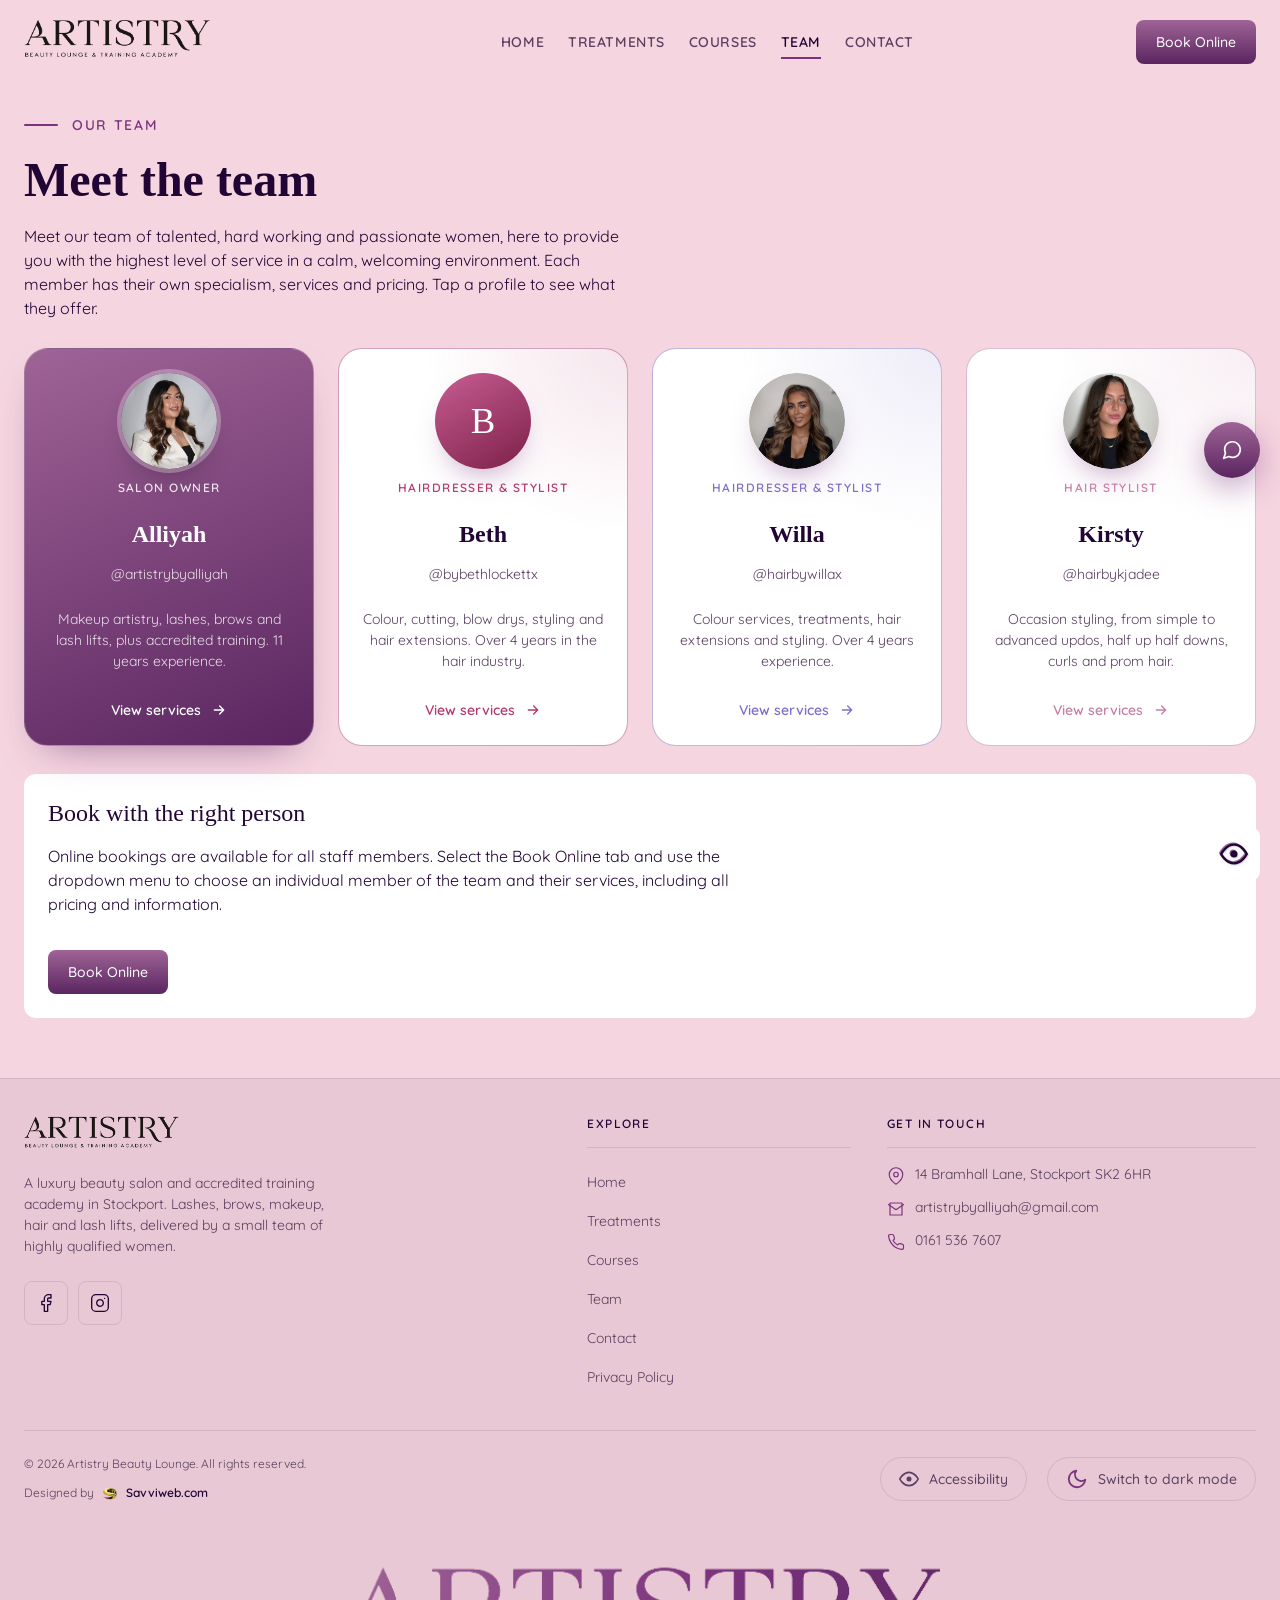
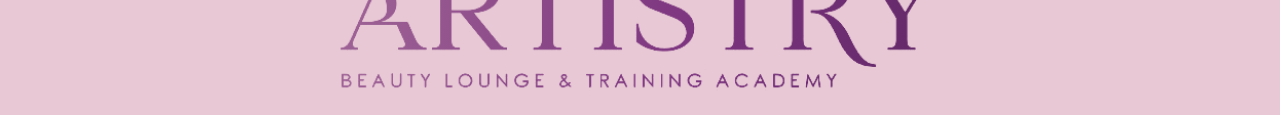
<file: team.html>
<!DOCTYPE html>
<html lang="en" data-neo-palette="moon" data-neo-theme="light">
<head>
  <meta charset="utf-8">
  <meta name="robots" content="noindex, nofollow">
  <meta name="googlebot" content="noindex, nofollow">
  <meta name="viewport" content="width=device-width, initial-scale=1, viewport-fit=cover">
  <title>Meet the Team &ndash; Artistry Beauty Lounge</title>
  <meta name="description" content="Meet the team at Artistry Beauty Lounge in Stockport: Alliyah our salon owner and makeup artist, plus hair stylists Beth, Willa and Kirsty. See who provides each service and their prices.">
  <link rel="icon" href="images/favicon.png" type="image/png">
  <link rel="preconnect" href="https://fonts.googleapis.com">
  <link rel="preconnect" href="https://fonts.gstatic.com" crossorigin>
  <link href="https://fonts.googleapis.com/css2?family=Quicksand:wght@400;500;600&family=Cormorant+Garamond:wght@500;600&display=swap" rel="stylesheet">
  <link rel="stylesheet" href="neo/neo-design.css">
  <link rel="stylesheet" href="site.css">
  <style>
    :root {
      --neo-font-ui: "Quicksand", Inter, system-ui, sans-serif;
    }
  </style>
  <script src="neo/theme-init.js"></script>
  <script src="neo/a11y-init.js"></script>
  <script src="neo/scroll-reveal.js"></script>
</head>
<body class="neo-body">
  <a href="#neo-main" class="neo-skip-link">Skip to main content</a>
  <div id="neo-a11y-root"></div>
  <div class="neo-page">
    <header class="neo-mobile-header" id="neo-mobile-header">
      <div class="neo-mobile-header__inner">
        <a href="index.html" class="neo-mobile-header__brand neo-mobile-header__brand--wordmark">
          <img src="images/logo.png" alt="Artistry Beauty Lounge" class="neo-mobile-header__logo" style="height:42px">
        </a>
        <div class="neo-mobile-header__actions">
          <button type="button" class="neo-mobile-header__menu-btn" onclick="toggleNeoMobileMenu()" aria-label="Open menu" aria-haspopup="dialog" aria-expanded="false" aria-controls="neo-mobile-menu">
            <span class="neo-burger" aria-hidden="true"><span></span><span></span><span></span></span>
          </button>
        </div>
      </div>
    </header>
    <nav class="neo-desktop-nav" id="neo-desktop-nav" aria-label="Main">
      <div class="neo-desktop-nav__inner">
        <a href="index.html" class="neo-mobile-header__brand neo-mobile-header__brand--wordmark">
          <img src="images/logo.png" alt="Artistry Beauty Lounge" class="neo-mobile-header__logo" style="height:48px">
        </a>
        <ul class="neo-desktop-nav__links">
          <li><a href="index.html">Home</a></li>
          <li><a href="treatments.html">Treatments</a></li>
          <li><a href="courses.html">Courses</a></li>
          <li><a href="team.html" class="neo-nav-link--active" aria-current="page">Team</a></li>
          <li><a href="contact.html">Contact</a></li>
        </ul>
        <a href="https://www.artistrybeautylounge.co.uk/book-online" target="_blank" rel="noopener noreferrer" class="neo-btn neo-btn--primary">Book Online</a>
      </div>
    </nav>
    <div class="neo-mobile-menu" id="neo-mobile-menu" role="dialog" aria-modal="true" aria-label="Menu" aria-hidden="true">
      <div class="neo-mobile-menu__inner">
        <div class="neo-mobile-menu__head">
          <a href="index.html" class="neo-mobile-header__brand neo-mobile-header__brand--wordmark" data-neo-menu-close>
            <img src="images/logo.png" alt="" class="neo-mobile-header__logo" style="height:42px">
          </a>
          <button type="button" class="neo-mobile-menu__close" onclick="toggleNeoMobileMenu()" aria-label="Close menu">
            <svg width="24" height="24" viewBox="0 0 24 24" fill="none" stroke="currentColor" stroke-width="2" aria-hidden="true"><path d="M18 6L6 18M6 6l12 12"/></svg>
          </button>
        </div>
        <ul class="neo-mobile-menu__links">
          <li><a href="index.html" data-neo-menu-close>Home</a></li>
          <li><a href="treatments.html" data-neo-menu-close>Treatments</a></li>
          <li><a href="courses.html" data-neo-menu-close>Courses</a></li>
          <li><a href="team.html" class="neo-nav-link--active" data-neo-menu-close aria-current="page">Team</a></li>
          <li><a href="contact.html" data-neo-menu-close>Contact</a></li>
        </ul>
        <div class="neo-mobile-menu__cta">
          <a href="https://www.artistrybeautylounge.co.uk/book-online" target="_blank" rel="noopener noreferrer" class="neo-btn neo-btn--primary" data-neo-menu-close>Book Online</a>
        </div>
      </div>
    </div>

    <main id="neo-main" class="neo-page__main" tabindex="-1">
      <div class="neo-container" style="padding-block:var(--neo-space-8)">
        <p class="neo-hero__eyebrow">Our Team</p>
        <h1 class="neo-h1">Meet the team</h1>
        <p class="neo-body" style="max-width:62ch;margin-top:var(--neo-space-3)">Meet our team of talented, hard working and passionate women, here to provide you with the highest level of service in a calm, welcoming environment. Each member has their own specialism, services and pricing. Tap a profile to see what they offer.</p>

        <div class="abl-team-grid" data-neo-reveal>

          <a href="team-alliyah.html" class="abl-team-card abl-team--alliyah">
            <span class="abl-team-avatar abl-team-avatar--photo" aria-hidden="true"><img src="images/team/alliyah.jpg" alt="" width="96" height="96" loading="lazy"></span>
            <p class="abl-team-card__role">Salon Owner</p>
            <h2 class="abl-team-card__name">Alliyah</h2>
            <p class="abl-team-card__handle">@artistrybyalliyah</p>
            <p class="abl-team-card__summary">Makeup artistry, lashes, brows and lash lifts, plus accredited training. 11 years experience.</p>
            <span class="abl-team-card__cta">View services <svg viewBox="0 0 24 24" aria-hidden="true"><path d="M5 12h14M13 6l6 6-6 6"/></svg></span>
          </a>

          <a href="team-beth.html" class="abl-team-card abl-team--beth">
            <span class="abl-team-avatar" aria-hidden="true">B</span>
            <p class="abl-team-card__role">Hairdresser &amp; Stylist</p>
            <h2 class="abl-team-card__name">Beth</h2>
            <p class="abl-team-card__handle">@bybethlockettx</p>
            <p class="abl-team-card__summary">Colour, cutting, blow drys, styling and hair extensions. Over 4 years in the hair industry.</p>
            <span class="abl-team-card__cta">View services <svg viewBox="0 0 24 24" aria-hidden="true"><path d="M5 12h14M13 6l6 6-6 6"/></svg></span>
          </a>

          <a href="team-willa.html" class="abl-team-card abl-team--willa">
            <span class="abl-team-avatar abl-team-avatar--photo" aria-hidden="true"><img src="images/team/willa.jpg" alt="" width="96" height="96" loading="lazy"></span>
            <p class="abl-team-card__role">Hairdresser &amp; Stylist</p>
            <h2 class="abl-team-card__name">Willa</h2>
            <p class="abl-team-card__handle">@hairbywillax</p>
            <p class="abl-team-card__summary">Colour services, treatments, hair extensions and styling. Over 4 years experience.</p>
            <span class="abl-team-card__cta">View services <svg viewBox="0 0 24 24" aria-hidden="true"><path d="M5 12h14M13 6l6 6-6 6"/></svg></span>
          </a>

          <a href="team-kirsty.html" class="abl-team-card abl-team--kirsty">
            <span class="abl-team-avatar abl-team-avatar--photo" aria-hidden="true"><img src="images/team/kirsty.jpg" alt="" width="96" height="96" loading="lazy"></span>
            <p class="abl-team-card__role">Hair Stylist</p>
            <h2 class="abl-team-card__name">Kirsty</h2>
            <p class="abl-team-card__handle">@hairbykjadee</p>
            <p class="abl-team-card__summary">Occasion styling, from simple to advanced updos, half up half downs, curls and prom hair.</p>
            <span class="abl-team-card__cta">View services <svg viewBox="0 0 24 24" aria-hidden="true"><path d="M5 12h14M13 6l6 6-6 6"/></svg></span>
          </a>

        </div>

        <section class="neo-section neo-section--inset" style="margin-top:var(--neo-space-7)">
          <h2 class="neo-h3">Book with the right person</h2>
          <p class="neo-body">Online bookings are available for all staff members. Select the Book Online tab and use the dropdown menu to choose an individual member of the team and their services, including all pricing and information.</p>
          <a href="https://www.artistrybeautylounge.co.uk/book-online" target="_blank" rel="noopener noreferrer" class="neo-btn neo-btn--primary" style="margin-top:var(--neo-space-4)">Book Online</a>
        </section>
      </div>
    </main>

    <footer class="neo-footer neo-footer--with-bottom-nav">
      <div class="neo-footer__inner">
        <div class="neo-footer__grid">
          <div class="neo-footer__brand">
            <a href="index.html" class="neo-footer__logo">
              <img src="images/logo.png" alt="Artistry Beauty Lounge" width="210" height="40">
            </a>
            <p class="neo-footer__tagline">A luxury beauty salon and accredited training academy in Stockport. Lashes, brows, makeup, hair and lash lifts, delivered by a small team of highly qualified women.</p>
            <div class="neo-footer__social">
              <a href="https://www.facebook.com/alliyahscottmua" target="_blank" rel="noopener noreferrer" aria-label="Artistry Beauty Lounge on Facebook">
                <svg viewBox="0 0 24 24" aria-hidden="true"><path d="M18 2h-3a5 5 0 00-5 5v3H7v4h3v8h4v-8h3l1-4h-4V7a1 1 0 011-1h3z"/></svg>
              </a>
              <a href="https://www.instagram.com/artistrybeautylounge" target="_blank" rel="noopener noreferrer" aria-label="Artistry Beauty Lounge on Instagram">
                <svg viewBox="0 0 24 24" aria-hidden="true"><rect x="2" y="2" width="20" height="20" rx="5"/><path d="M16 11.37A4 4 0 1112.63 8 4 4 0 0116 11.37z"/><line x1="17.5" y1="6.5" x2="17.51" y2="6.5"/></svg>
              </a>
            </div>
          </div>
          <nav class="neo-footer__col" aria-label="Footer">
            <h2 class="neo-footer__heading">Explore</h2>
            <ul class="neo-footer__links">
              <li><a href="index.html">Home</a></li>
              <li><a href="treatments.html">Treatments</a></li>
              <li><a href="courses.html">Courses</a></li>
              <li><a href="team.html">Team</a></li>
              <li><a href="contact.html">Contact</a></li>
              <li><a href="privacy-policy.html">Privacy Policy</a></li>
            </ul>
          </nav>
          <div class="neo-footer__col">
            <h2 class="neo-footer__heading">Get in touch</h2>
            <ul class="neo-footer__contact">
              <li>
                <svg viewBox="0 0 24 24" aria-hidden="true"><path d="M21 10c0 7-9 13-9 13s-9-6-9-13a9 9 0 0118 0z"/><circle cx="12" cy="10" r="3"/></svg>
                <span>14 Bramhall Lane, Stockport SK2 6HR</span>
              </li>
              <li>
                <svg viewBox="0 0 24 24" aria-hidden="true"><path d="M4 4h16v16H4z"/><path d="M22 6l-10 7L2 6"/></svg>
                <a href="mailto:artistrybyalliyah@gmail.com">artistrybyalliyah@gmail.com</a>
              </li>
              <li>
                <svg viewBox="0 0 24 24" aria-hidden="true"><path d="M22 16.92v3a2 2 0 01-2.18 2 19.79 19.79 0 01-8.63-3.07 19.5 19.5 0 01-6-6 19.79 19.79 0 01-3.07-8.67A2 2 0 014.11 2h3a2 2 0 012 1.72c.127.96.361 1.903.7 2.81a2 2 0 01-.45 2.11L8.09 9.91a16 16 0 006 6l1.27-1.27a2 2 0 012.11-.45c.907.339 1.85.573 2.81.7A2 2 0 0122 16.92z"/></svg>
                <a href="tel:+441615367607">0161 536 7607</a>
              </li>
            </ul>
          </div>
        </div>
        <div class="neo-footer__bottom">
          <div class="neo-footer__bottom-left">
            <p class="neo-footer__copyright">&copy; 2026 Artistry Beauty Lounge. All rights reserved.</p>
            <a class="neo-footer__credit" href="https://savviweb.com" target="_blank" rel="noopener noreferrer">
              <span>Designed by</span>
              <img src="images/savviweb-logo.png" alt="" width="18" height="18">
              <strong>Savviweb.com</strong>
            </a>
          </div>
          <div class="neo-footer__legal">
            <button type="button" class="neo-a11y-footer-btn" data-neo-a11y-open aria-haspopup="dialog">
              <svg viewBox="0 0 24 24" aria-hidden="true" fill="none" stroke="currentColor" stroke-width="2" stroke-linecap="round" stroke-linejoin="round"><path d="M1 12s4-8 11-8 11 8 11 8-4 8-11 8-11-8-11-8z"/><circle cx="12" cy="12" r="3"/></svg>
              <span>Accessibility</span>
            </button>
          </div>
        </div>
        <div class="neo-footer__wordmark" aria-hidden="true"></div>
      </div>
    </footer>
    <nav class="neo-bottom-nav" aria-label="Mobile">
      <div class="neo-bottom-nav__inner">
        <a href="index.html" class="neo-bottom-nav__tab"><svg viewBox="0 0 24 24" aria-hidden="true"><path d="M3 10.5L12 3l9 7.5V20a1 1 0 01-1 1h-5v-6H9v6H4a1 1 0 01-1-1v-9.5z"/></svg><span>Home</span></a>
        <a href="treatments.html" class="neo-bottom-nav__tab"><svg viewBox="0 0 24 24" aria-hidden="true"><rect x="3" y="3" width="7" height="7" rx="1"/><rect x="14" y="3" width="7" height="7" rx="1"/><rect x="3" y="14" width="7" height="7" rx="1"/><rect x="14" y="14" width="7" height="7" rx="1"/></svg><span>Treatments</span></a>
        <a href="courses.html" class="neo-bottom-nav__tab"><svg viewBox="0 0 24 24" aria-hidden="true"><path d="M4 19.5A2.5 2.5 0 0 1 6.5 17H20"/><path d="M6.5 2H20v20H6.5A2.5 2.5 0 0 1 4 19.5v-15A2.5 2.5 0 0 1 6.5 2z"/></svg><span>Courses</span></a>
        <a href="contact.html" class="neo-bottom-nav__tab"><svg viewBox="0 0 24 24" aria-hidden="true"><path d="M4 4h16v16H4z"/><path d="M22 6l-10 7L2 6"/></svg><span>Contact</span></a>
      </div>
    </nav>
  </div>

  <!-- Let's Chat! quick-contact launcher -->
  <div class="abl-chat" data-abl-chat>
    <div class="abl-chat__panel" id="abl-chat-panel" role="dialog" aria-label="Chat with Artistry Beauty Lounge" aria-modal="false" hidden>
      <div class="abl-chat__header">
        <span class="abl-chat__avatar" aria-hidden="true">
          <svg viewBox="0 0 24 24" fill="none" stroke="currentColor" stroke-width="1.8" stroke-linecap="round" stroke-linejoin="round"><path d="M21 11.5a8.38 8.38 0 0 1-.9 3.8 8.5 8.5 0 0 1-7.6 4.7 8.38 8.38 0 0 1-3.8-.9L3 21l1.9-5.7a8.38 8.38 0 0 1-.9-3.8 8.5 8.5 0 0 1 4.7-7.6 8.38 8.38 0 0 1 3.8-.9h.5a8.48 8.48 0 0 1 8 8z"/></svg>
        </span>
        <span class="abl-chat__heading">
          <strong>Artistry Beauty Lounge</strong>
          <span class="abl-chat__status">We usually reply within a few hours</span>
        </span>
        <button type="button" class="abl-chat__close" data-abl-chat-close aria-label="Close chat">
          <svg viewBox="0 0 24 24" fill="none" stroke="currentColor" stroke-width="2" aria-hidden="true"><path d="M18 6L6 18M6 6l12 12"/></svg>
        </button>
      </div>
      <div class="abl-chat__body">
        <p class="abl-chat__greeting">Hi, thanks for stopping by. How can we help today? Pick an option and we will get straight back to you.</p>
        <div class="abl-chat__options">
          <a class="abl-chat__option" href="https://www.artistrybeautylounge.co.uk/book-online" target="_blank" rel="noopener noreferrer">
            <span class="abl-chat__option-icon" aria-hidden="true"><svg viewBox="0 0 24 24" fill="none" stroke="currentColor" stroke-width="1.8" stroke-linecap="round" stroke-linejoin="round"><rect x="3" y="4" width="18" height="18" rx="2"/><path d="M16 2v4M8 2v4M3 10h18"/></svg></span>
            <span class="abl-chat__option-text"><strong>Book online</strong><span>See every service and price</span></span>
          </a>
          <a class="abl-chat__option" href="tel:+441615367607">
            <span class="abl-chat__option-icon" aria-hidden="true"><svg viewBox="0 0 24 24" fill="none" stroke="currentColor" stroke-width="1.8" stroke-linecap="round" stroke-linejoin="round"><path d="M22 16.92v3a2 2 0 0 1-2.18 2 19.79 19.79 0 0 1-8.63-3.07 19.5 19.5 0 0 1-6-6 19.79 19.79 0 0 1-3.07-8.67A2 2 0 0 1 4.11 2h3a2 2 0 0 1 2 1.72c.13.96.36 1.9.7 2.81a2 2 0 0 1-.45 2.11L8.09 9.91a16 16 0 0 0 6 6l1.27-1.27a2 2 0 0 1 2.11-.45c.91.34 1.85.57 2.81.7A2 2 0 0 1 22 16.92z"/></svg></span>
            <span class="abl-chat__option-text"><strong>Call the salon</strong><span>0161 536 7607</span></span>
          </a>
          <a class="abl-chat__option" href="mailto:artistrybyalliyah@gmail.com">
            <span class="abl-chat__option-icon" aria-hidden="true"><svg viewBox="0 0 24 24" fill="none" stroke="currentColor" stroke-width="1.8" stroke-linecap="round" stroke-linejoin="round"><rect x="3" y="5" width="18" height="14" rx="2"/><path d="m3 7 9 6 9-6"/></svg></span>
            <span class="abl-chat__option-text"><strong>Email us</strong><span>artistrybyalliyah@gmail.com</span></span>
          </a>
          <a class="abl-chat__option" href="https://www.instagram.com/artistrybeautylounge" target="_blank" rel="noopener noreferrer">
            <span class="abl-chat__option-icon" aria-hidden="true"><svg viewBox="0 0 24 24" fill="none" stroke="currentColor" stroke-width="1.8" stroke-linecap="round" stroke-linejoin="round"><rect x="2" y="2" width="20" height="20" rx="5"/><circle cx="12" cy="12" r="4"/><path d="M17.5 6.5h.01"/></svg></span>
            <span class="abl-chat__option-text"><strong>Message on Instagram</strong><span>@artistrybeautylounge</span></span>
          </a>
        </div>
      </div>
    </div>
    <button type="button" class="abl-chat__launcher" data-abl-chat-toggle aria-expanded="false" aria-controls="abl-chat-panel">
      <span class="abl-chat__launcher-icon abl-chat__launcher-icon--chat" aria-hidden="true"><svg viewBox="0 0 24 24" fill="none" stroke="currentColor" stroke-width="1.9" stroke-linecap="round" stroke-linejoin="round"><path d="M21 11.5a8.38 8.38 0 0 1-.9 3.8 8.5 8.5 0 0 1-7.6 4.7 8.38 8.38 0 0 1-3.8-.9L3 21l1.9-5.7a8.38 8.38 0 0 1-.9-3.8 8.5 8.5 0 0 1 4.7-7.6 8.38 8.38 0 0 1 3.8-.9h.5a8.48 8.48 0 0 1 8 8z"/></svg></span>
      <span class="abl-chat__launcher-icon abl-chat__launcher-icon--close" aria-hidden="true"><svg viewBox="0 0 24 24" fill="none" stroke="currentColor" stroke-width="2.2" stroke-linecap="round" stroke-linejoin="round"><path d="M18 6L6 18M6 6l12 12"/></svg></span>
      <span class="abl-chat__launcher-label">Let's Chat!</span>
    </button>
  </div>
  <script>
    (function () {
      var root = document.querySelector('[data-abl-chat]');
      if (!root) return;
      var toggle = root.querySelector('[data-abl-chat-toggle]');
      var panel = root.querySelector('#abl-chat-panel');
      var closeBtn = root.querySelector('[data-abl-chat-close]');
      var hideTimer = null;
      function isOpen() { return root.classList.contains('abl-chat--open'); }
      function open() {
        if (hideTimer) { window.clearTimeout(hideTimer); hideTimer = null; }
        panel.hidden = false;
        window.requestAnimationFrame(function () { root.classList.add('abl-chat--open'); });
        toggle.setAttribute('aria-expanded', 'true');
      }
      function close() {
        root.classList.remove('abl-chat--open');
        toggle.setAttribute('aria-expanded', 'false');
        hideTimer = window.setTimeout(function () { if (!isOpen()) panel.hidden = true; }, 240);
      }
      toggle.addEventListener('click', function () { isOpen() ? close() : open(); });
      closeBtn.addEventListener('click', function () { close(); toggle.focus(); });
      document.addEventListener('keydown', function (e) { if (e.key === 'Escape' && isOpen()) { close(); toggle.focus(); } });
      document.addEventListener('click', function (e) { if (isOpen() && !root.contains(e.target)) close(); });
    })();
  </script>
  <script src="neo/mobile-nav.js" defer></script>
  <script src="neo/theme-toggle.js" defer></script>
  <script src="neo/a11y-toolbar.js" defer></script>
</body>
</html>
</file>
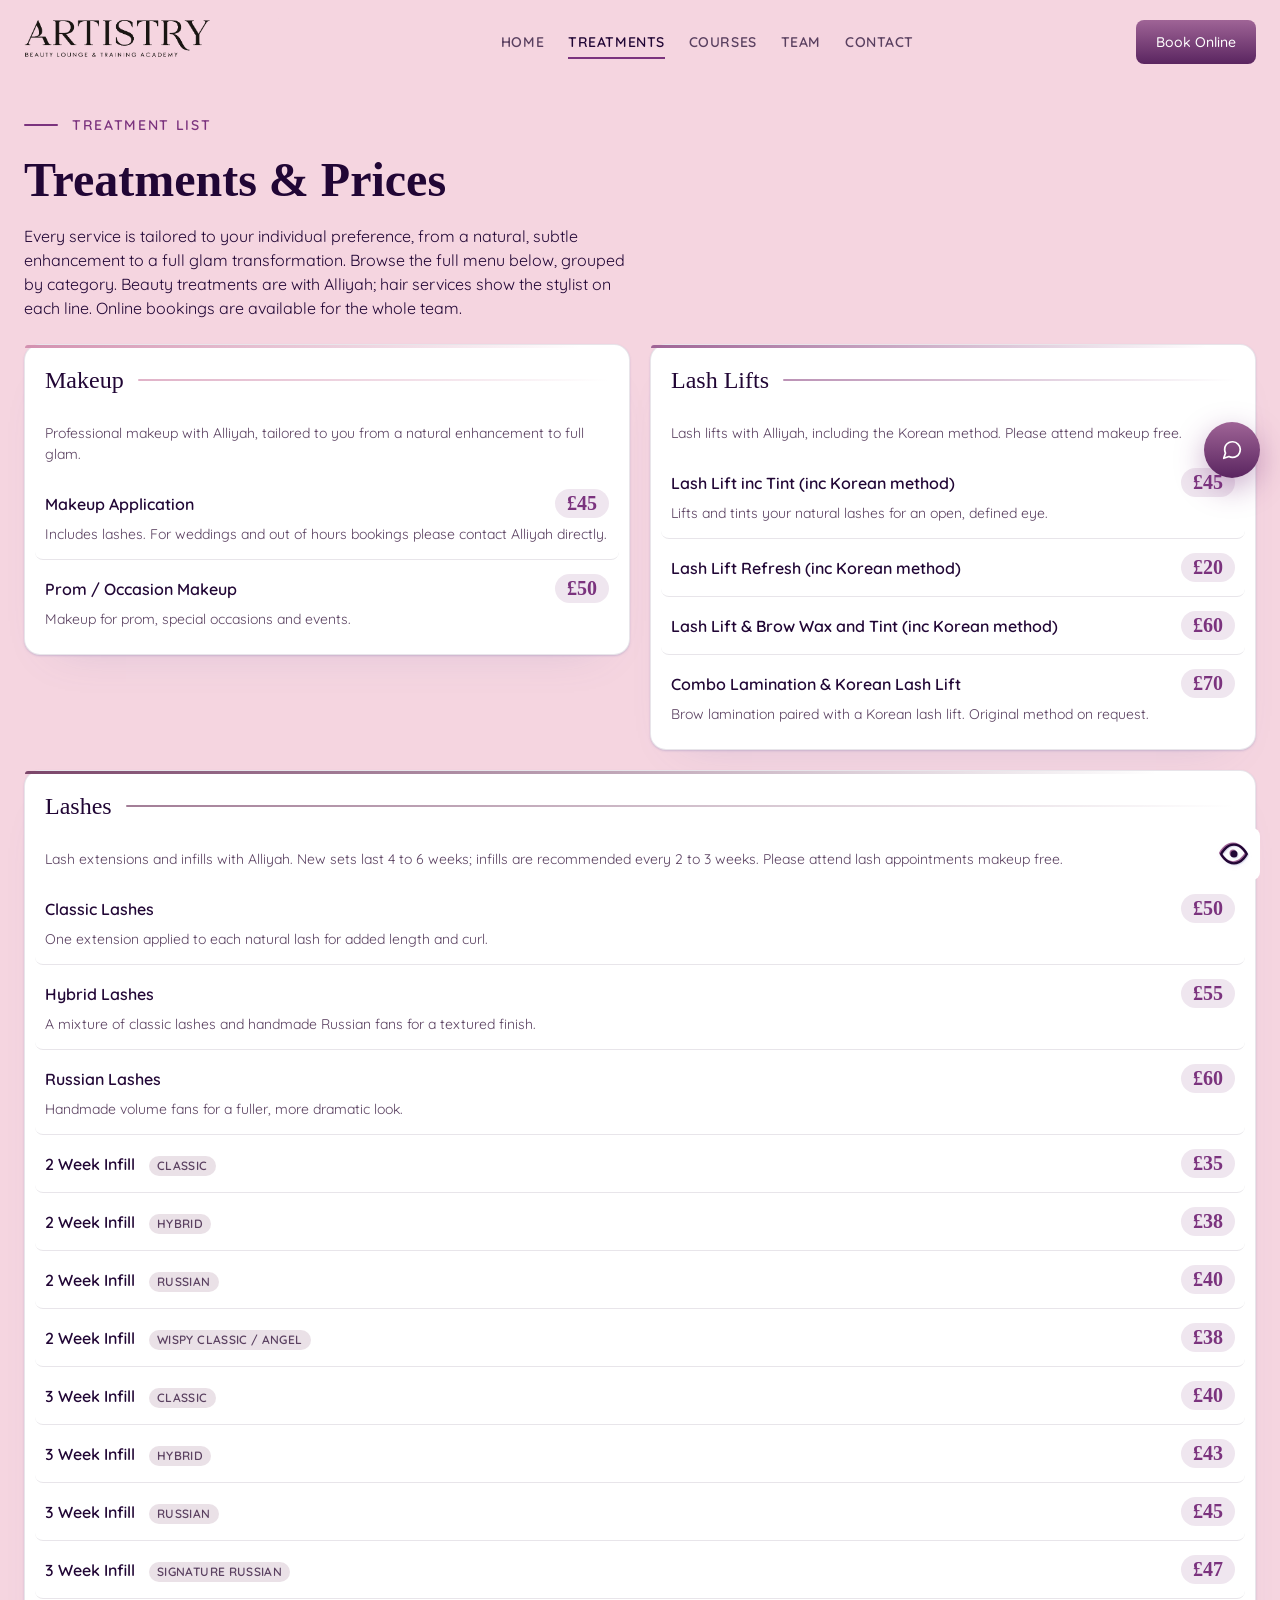
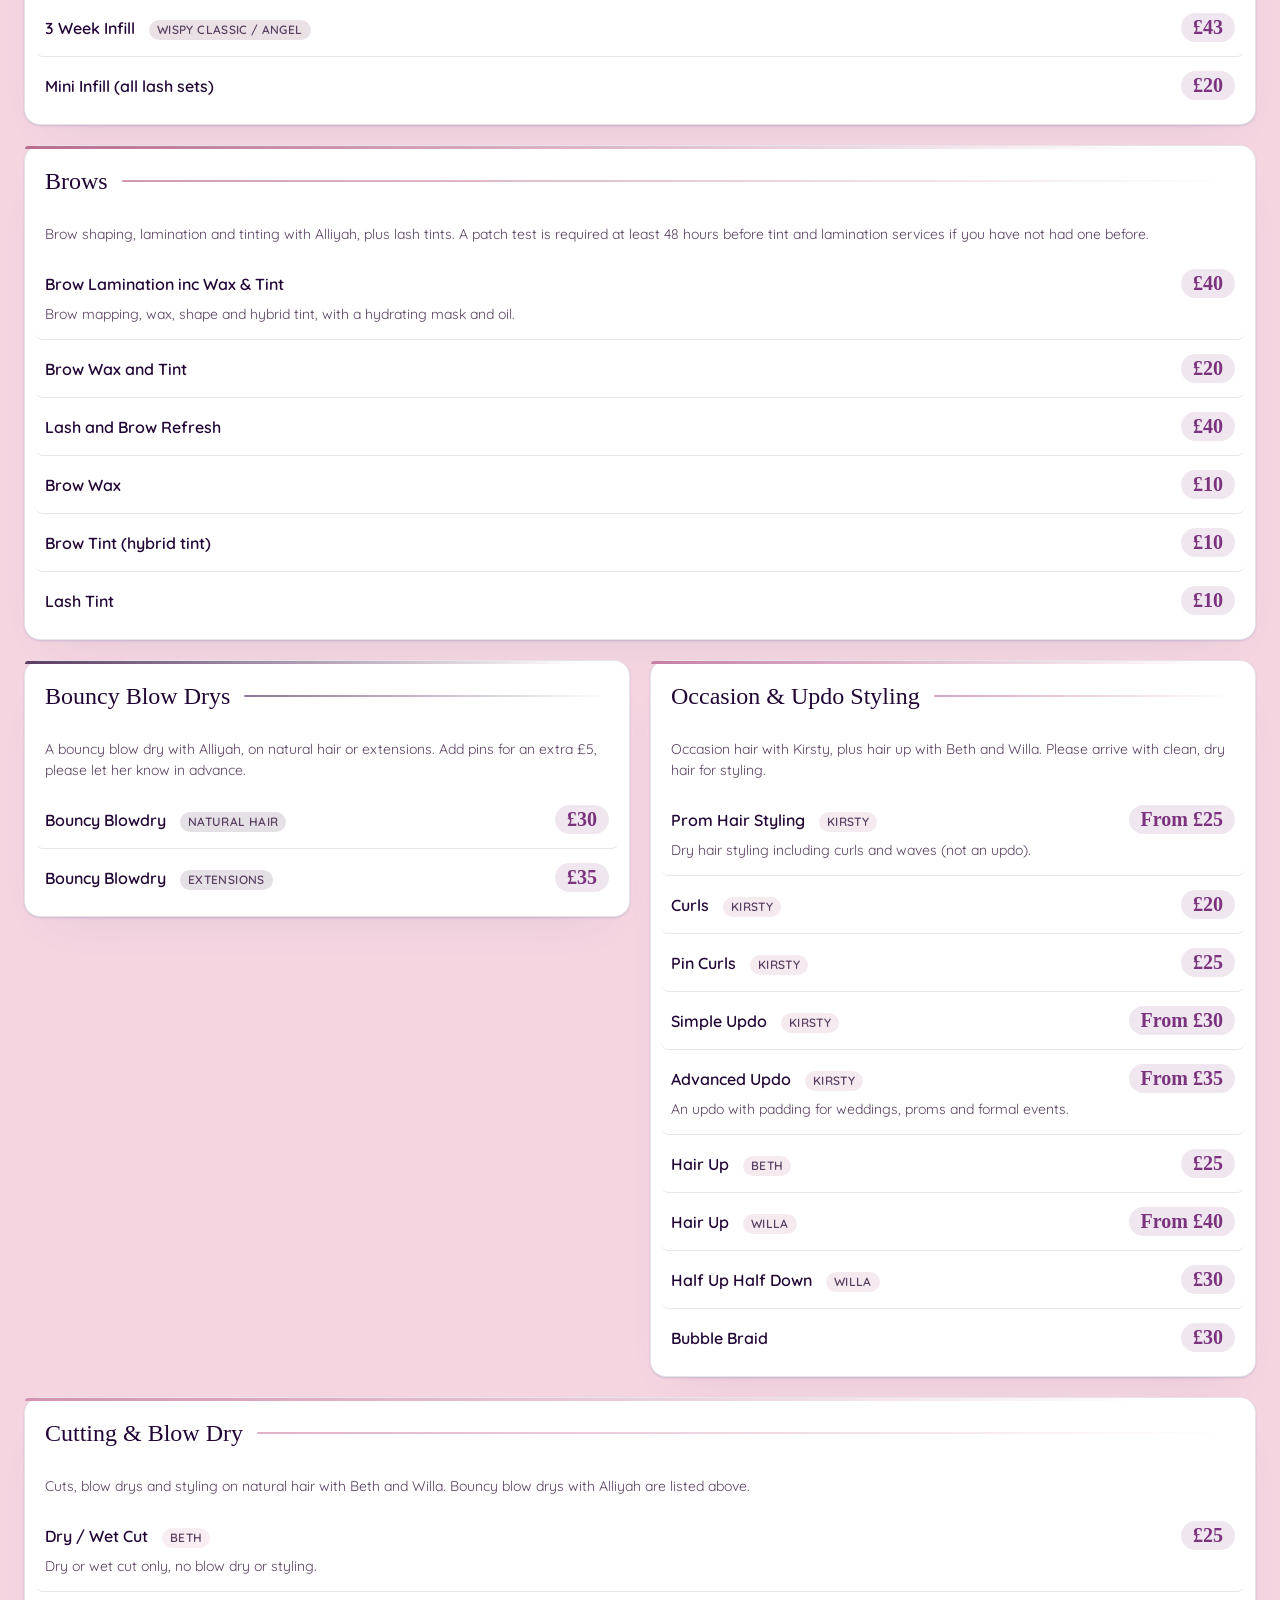
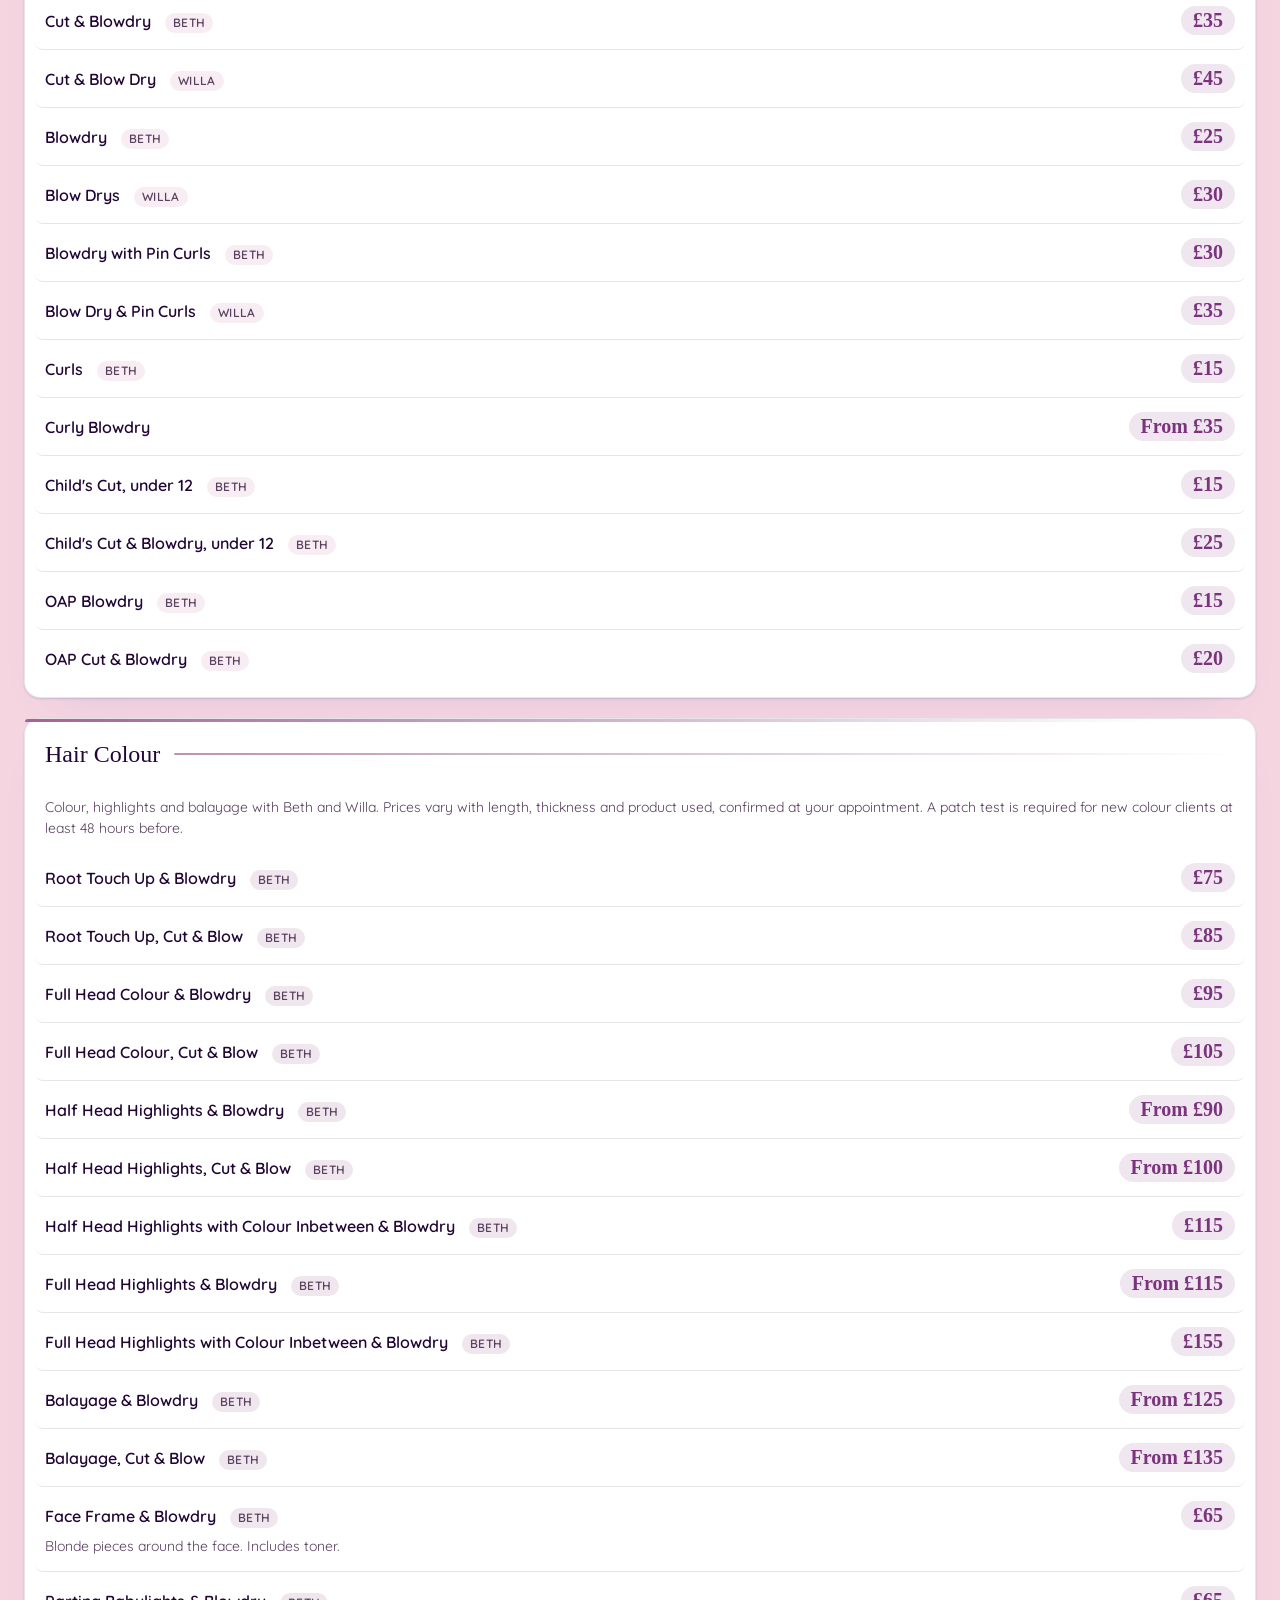
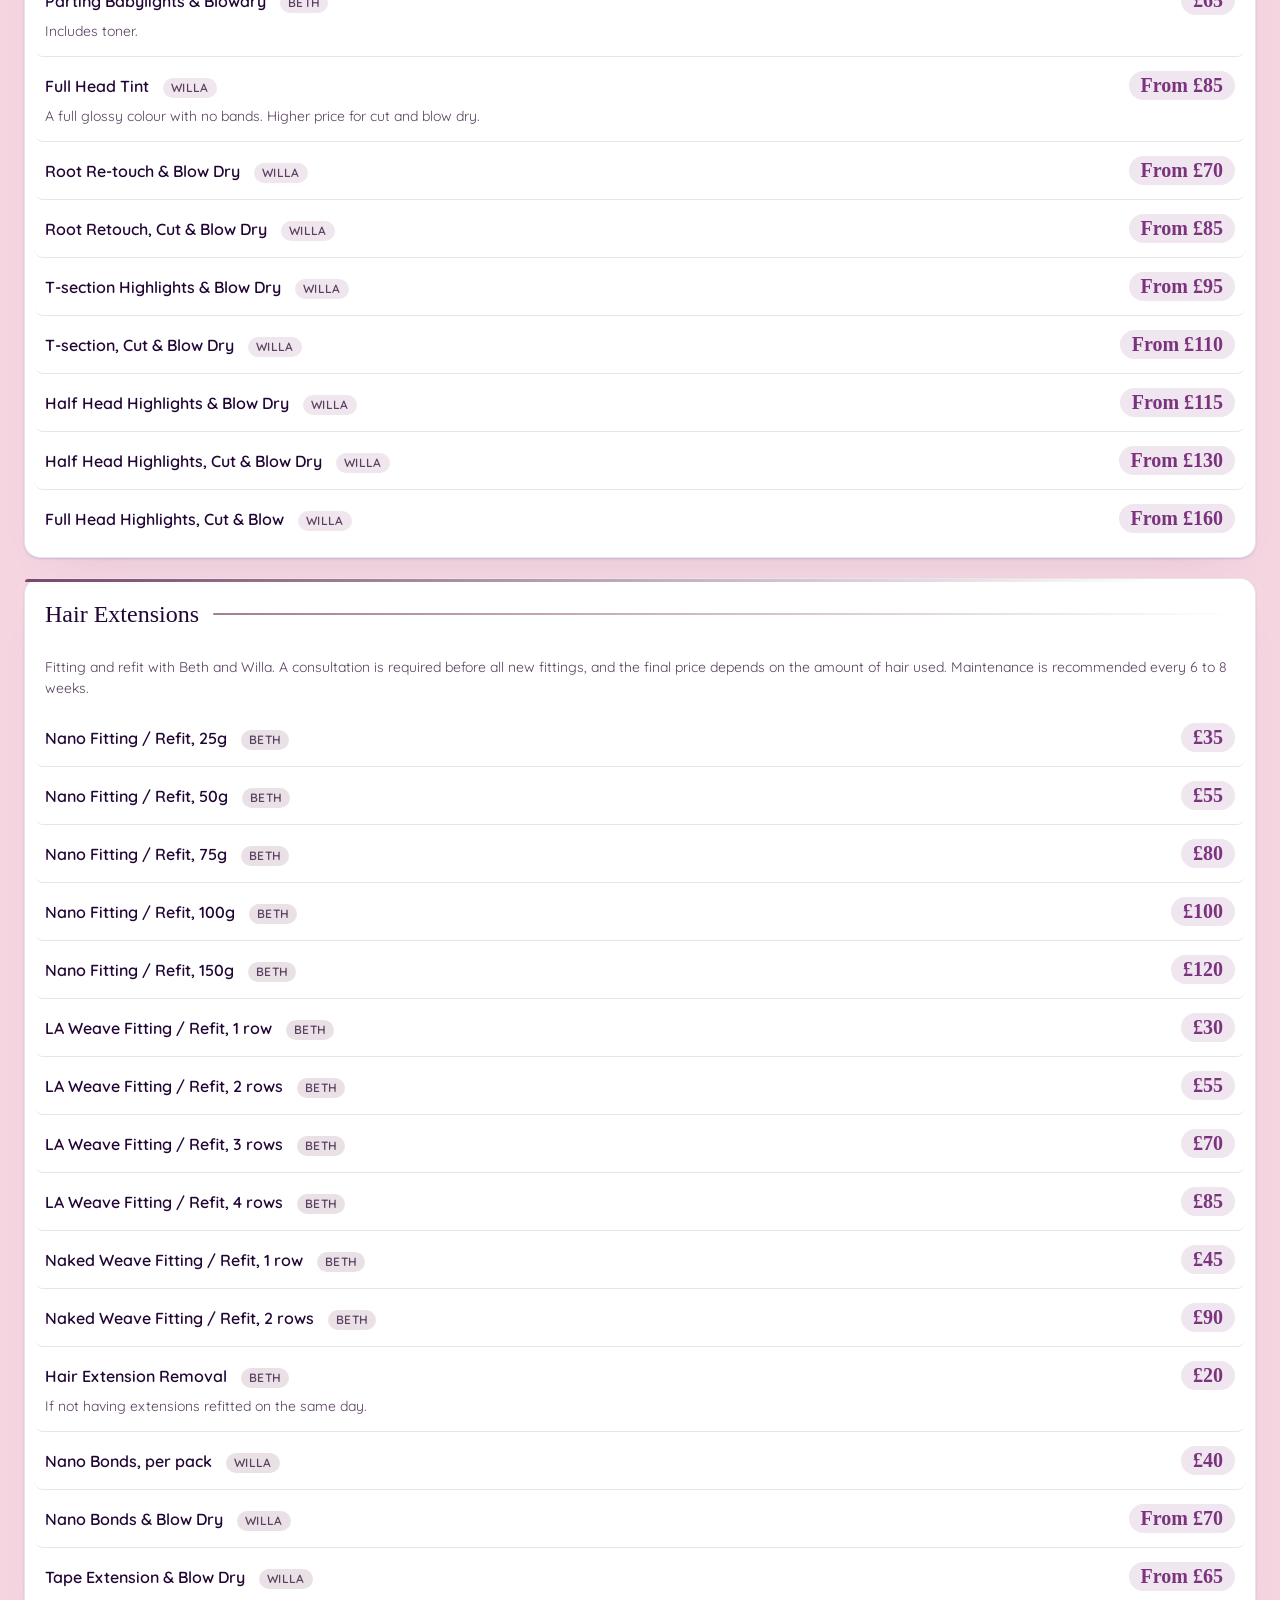
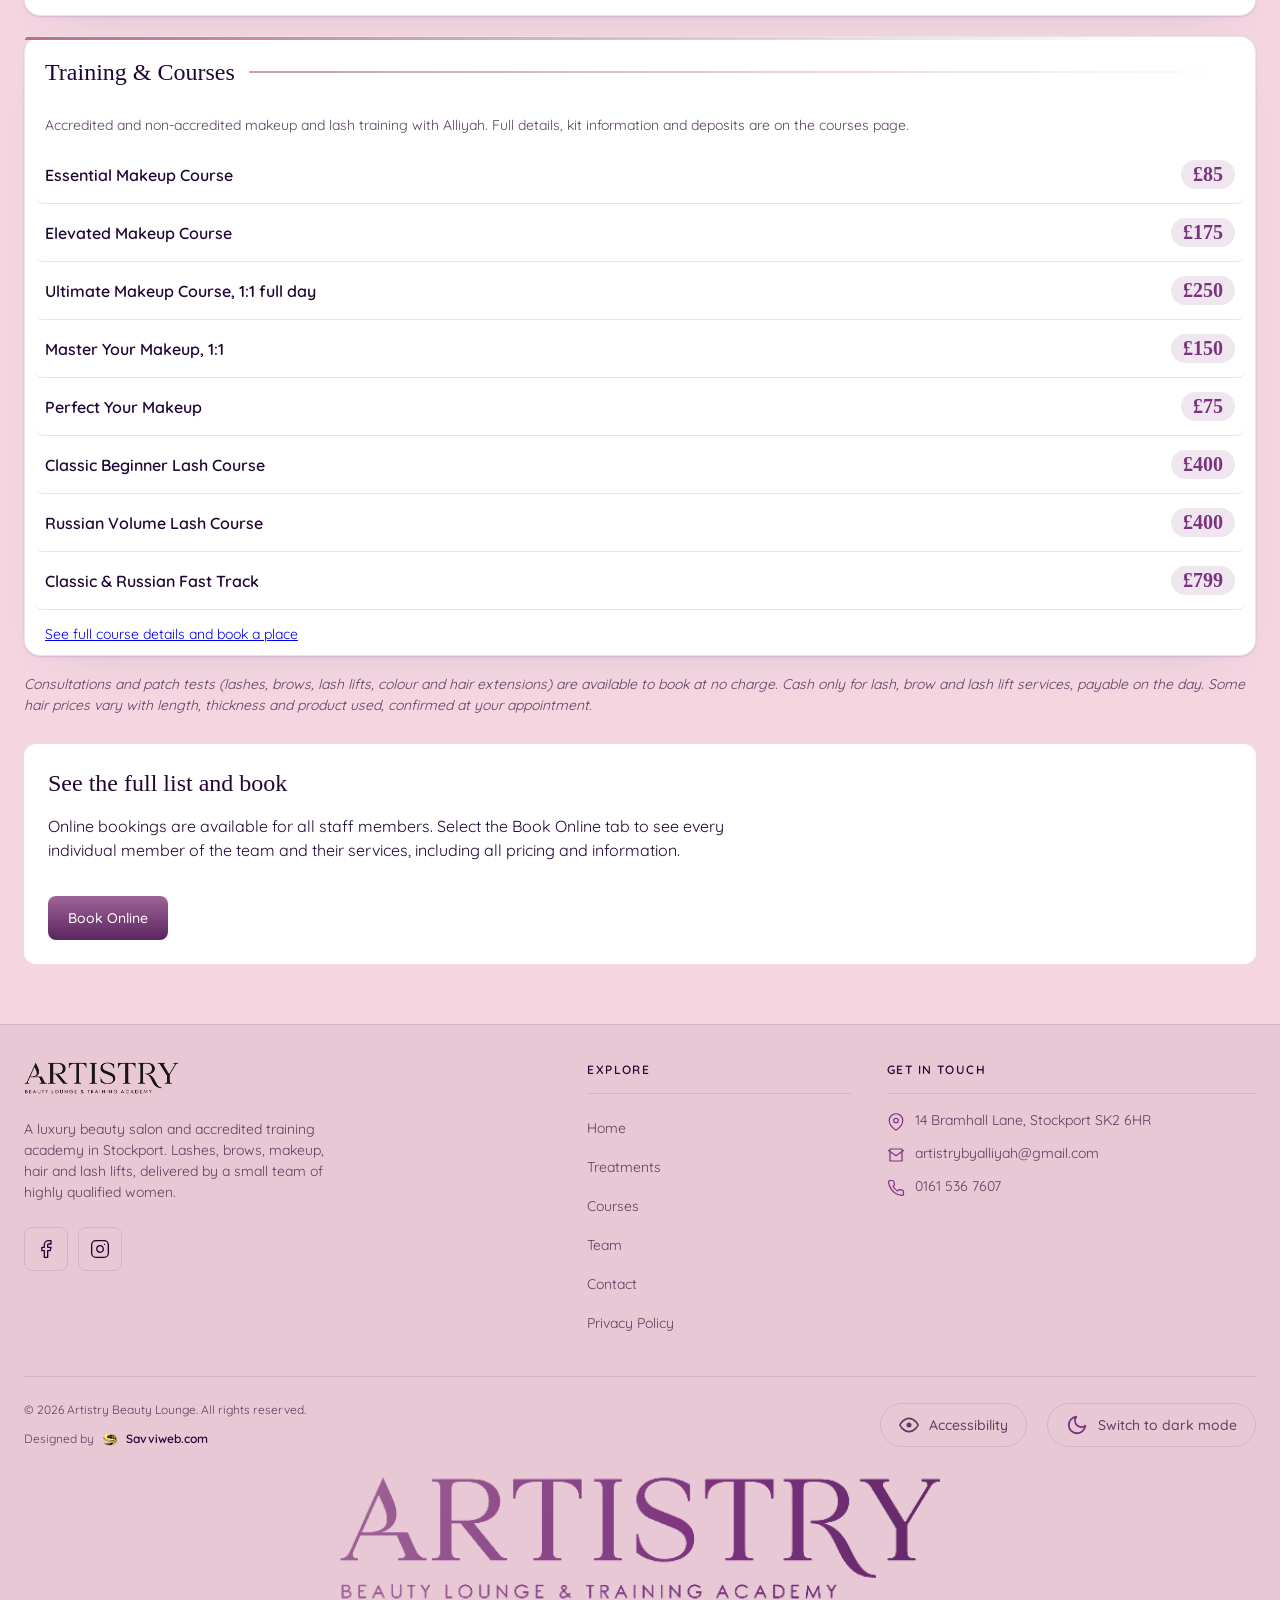
<file: treatments.html>
<!DOCTYPE html>
<html lang="en" data-neo-palette="moon" data-neo-theme="light">
<head>
  <meta charset="utf-8">
  <meta name="robots" content="noindex, nofollow">
  <meta name="googlebot" content="noindex, nofollow">
  <meta name="viewport" content="width=device-width, initial-scale=1, viewport-fit=cover">
  <title>Treatments &amp; Prices &ndash; Artistry Beauty Lounge</title>
  <meta name="description" content="Treatments and prices at Artistry Beauty Lounge in Stockport: lashes and brows, makeup, hair colour and styling, and hair extensions. Book online for the full staff list and pricing.">
  <link rel="icon" href="images/favicon.png" type="image/png">
  <link rel="preconnect" href="https://fonts.googleapis.com">
  <link rel="preconnect" href="https://fonts.gstatic.com" crossorigin>
  <link href="https://fonts.googleapis.com/css2?family=Quicksand:wght@400;500;600&family=Cormorant+Garamond:wght@500;600&display=swap" rel="stylesheet">
  <link rel="stylesheet" href="neo/neo-design.css">
  <link rel="stylesheet" href="site.css">
  <style>
    :root {
      --neo-font-ui: "Quicksand", Inter, system-ui, sans-serif;
    }
  </style>
  <script src="neo/theme-init.js"></script>
  <script src="neo/a11y-init.js"></script>
  <script src="neo/scroll-reveal.js"></script>
</head>
<body class="neo-body">
  <a href="#neo-main" class="neo-skip-link">Skip to main content</a>
  <div id="neo-a11y-root"></div>
  <div class="neo-page">
    <header class="neo-mobile-header" id="neo-mobile-header">
      <div class="neo-mobile-header__inner">
        <a href="index.html" class="neo-mobile-header__brand neo-mobile-header__brand--wordmark">
          <img src="images/logo.png" alt="Artistry Beauty Lounge" class="neo-mobile-header__logo" style="height:42px">
        </a>
        <div class="neo-mobile-header__actions">
          <button type="button" class="neo-mobile-header__menu-btn" onclick="toggleNeoMobileMenu()" aria-label="Open menu" aria-haspopup="dialog" aria-expanded="false" aria-controls="neo-mobile-menu">
            <span class="neo-burger" aria-hidden="true"><span></span><span></span><span></span></span>
          </button>
        </div>
      </div>
    </header>
    <nav class="neo-desktop-nav" id="neo-desktop-nav" aria-label="Main">
      <div class="neo-desktop-nav__inner">
        <a href="index.html" class="neo-mobile-header__brand neo-mobile-header__brand--wordmark">
          <img src="images/logo.png" alt="Artistry Beauty Lounge" class="neo-mobile-header__logo" style="height:48px">
        </a>
        <ul class="neo-desktop-nav__links">
          <li><a href="index.html">Home</a></li>
          <li><a href="treatments.html" class="neo-nav-link--active" aria-current="page">Treatments</a></li>
          <li><a href="courses.html">Courses</a></li>
          <li><a href="team.html">Team</a></li>
          <li><a href="contact.html">Contact</a></li>
        </ul>
        <a href="https://www.artistrybeautylounge.co.uk/book-online" target="_blank" rel="noopener noreferrer" class="neo-btn neo-btn--primary">Book Online</a>
      </div>
    </nav>
    <div class="neo-mobile-menu" id="neo-mobile-menu" role="dialog" aria-modal="true" aria-label="Menu" aria-hidden="true">
      <div class="neo-mobile-menu__inner">
        <div class="neo-mobile-menu__head">
          <a href="index.html" class="neo-mobile-header__brand neo-mobile-header__brand--wordmark" data-neo-menu-close>
            <img src="images/logo.png" alt="" class="neo-mobile-header__logo" style="height:42px">
          </a>
          <button type="button" class="neo-mobile-menu__close" onclick="toggleNeoMobileMenu()" aria-label="Close menu">
            <svg width="24" height="24" viewBox="0 0 24 24" fill="none" stroke="currentColor" stroke-width="2" aria-hidden="true"><path d="M18 6L6 18M6 6l12 12"/></svg>
          </button>
        </div>
        <ul class="neo-mobile-menu__links">
          <li><a href="index.html" data-neo-menu-close>Home</a></li>
          <li><a href="treatments.html" class="neo-nav-link--active" data-neo-menu-close aria-current="page">Treatments</a></li>
          <li><a href="courses.html" data-neo-menu-close>Courses</a></li>
          <li><a href="team.html" data-neo-menu-close>Team</a></li>
          <li><a href="contact.html" data-neo-menu-close>Contact</a></li>
        </ul>
        <div class="neo-mobile-menu__cta">
          <a href="https://www.artistrybeautylounge.co.uk/book-online" target="_blank" rel="noopener noreferrer" class="neo-btn neo-btn--primary" data-neo-menu-close>Book Online</a>
        </div>
      </div>
    </div>

    <main id="neo-main" class="neo-page__main" tabindex="-1">
      <div class="neo-container" style="padding-block:var(--neo-space-8)">
        <p class="neo-hero__eyebrow">Treatment List</p>
        <h1 class="neo-h1">Treatments &amp; Prices</h1>
        <p class="neo-body" style="max-width:62ch;margin-top:var(--neo-space-3)">Every service is tailored to your individual preference, from a natural, subtle enhancement to a full glam transformation. Browse the full menu below, grouped by category. Beauty treatments are with Alliyah; hair services show the stylist on each line. Online bookings are available for the whole team.</p>

        <div class="neo-pricelist" data-neo-reveal>

          <div class="neo-price-card">
            <h3 class="neo-price-card__title neo-h3">Makeup</h3>
            <p class="neo-price-card__intro">Professional makeup with Alliyah, tailored to you from a natural enhancement to full glam.</p>
            <div class="neo-price-row"><p class="neo-price-row__name">Makeup Application</p><span class="neo-price-row__price">&pound;45</span><p class="neo-price-row__desc">Includes lashes. For weddings and out of hours bookings please contact Alliyah directly.</p></div>
            <div class="neo-price-row"><p class="neo-price-row__name">Prom / Occasion Makeup</p><span class="neo-price-row__price">&pound;50</span><p class="neo-price-row__desc">Makeup for prom, special occasions and events.</p></div>
          </div>

          <div class="neo-price-card">
            <h3 class="neo-price-card__title neo-h3">Lash Lifts</h3>
            <p class="neo-price-card__intro">Lash lifts with Alliyah, including the Korean method. Please attend makeup free.</p>
            <div class="neo-price-row"><p class="neo-price-row__name">Lash Lift inc Tint (inc Korean method)</p><span class="neo-price-row__price">&pound;45</span><p class="neo-price-row__desc">Lifts and tints your natural lashes for an open, defined eye.</p></div>
            <div class="neo-price-row"><p class="neo-price-row__name">Lash Lift Refresh (inc Korean method)</p><span class="neo-price-row__price">&pound;20</span></div>
            <div class="neo-price-row"><p class="neo-price-row__name">Lash Lift &amp; Brow Wax and Tint (inc Korean method)</p><span class="neo-price-row__price">&pound;60</span></div>
            <div class="neo-price-row"><p class="neo-price-row__name">Combo Lamination &amp; Korean Lash Lift</p><span class="neo-price-row__price">&pound;70</span><p class="neo-price-row__desc">Brow lamination paired with a Korean lash lift. Original method on request.</p></div>
          </div>

          <div class="neo-price-card neo-price-card--wide">
            <h3 class="neo-price-card__title neo-h3">Lashes</h3>
            <p class="neo-price-card__intro">Lash extensions and infills with Alliyah. New sets last 4 to 6 weeks; infills are recommended every 2 to 3 weeks. Please attend lash appointments makeup free.</p>
            <div class="neo-price-row"><p class="neo-price-row__name">Classic Lashes</p><span class="neo-price-row__price">&pound;50</span><p class="neo-price-row__desc">One extension applied to each natural lash for added length and curl.</p></div>
            <div class="neo-price-row"><p class="neo-price-row__name">Hybrid Lashes</p><span class="neo-price-row__price">&pound;55</span><p class="neo-price-row__desc">A mixture of classic lashes and handmade Russian fans for a textured finish.</p></div>
            <div class="neo-price-row"><p class="neo-price-row__name">Russian Lashes</p><span class="neo-price-row__price">&pound;60</span><p class="neo-price-row__desc">Handmade volume fans for a fuller, more dramatic look.</p></div>
            <div class="neo-price-row"><p class="neo-price-row__name">2 Week Infill <span class="neo-price-row__tag">Classic</span></p><span class="neo-price-row__price">&pound;35</span></div>
            <div class="neo-price-row"><p class="neo-price-row__name">2 Week Infill <span class="neo-price-row__tag">Hybrid</span></p><span class="neo-price-row__price">&pound;38</span></div>
            <div class="neo-price-row"><p class="neo-price-row__name">2 Week Infill <span class="neo-price-row__tag">Russian</span></p><span class="neo-price-row__price">&pound;40</span></div>
            <div class="neo-price-row"><p class="neo-price-row__name">2 Week Infill <span class="neo-price-row__tag">Wispy Classic / Angel</span></p><span class="neo-price-row__price">&pound;38</span></div>
            <div class="neo-price-row"><p class="neo-price-row__name">3 Week Infill <span class="neo-price-row__tag">Classic</span></p><span class="neo-price-row__price">&pound;40</span></div>
            <div class="neo-price-row"><p class="neo-price-row__name">3 Week Infill <span class="neo-price-row__tag">Hybrid</span></p><span class="neo-price-row__price">&pound;43</span></div>
            <div class="neo-price-row"><p class="neo-price-row__name">3 Week Infill <span class="neo-price-row__tag">Russian</span></p><span class="neo-price-row__price">&pound;45</span></div>
            <div class="neo-price-row"><p class="neo-price-row__name">3 Week Infill <span class="neo-price-row__tag">Signature Russian</span></p><span class="neo-price-row__price">&pound;47</span></div>
            <div class="neo-price-row"><p class="neo-price-row__name">3 Week Infill <span class="neo-price-row__tag">Wispy Classic / Angel</span></p><span class="neo-price-row__price">&pound;43</span></div>
            <div class="neo-price-row"><p class="neo-price-row__name">Mini Infill (all lash sets)</p><span class="neo-price-row__price">&pound;20</span></div>
          </div>

          <div class="neo-price-card neo-price-card--wide">
            <h3 class="neo-price-card__title neo-h3">Brows</h3>
            <p class="neo-price-card__intro">Brow shaping, lamination and tinting with Alliyah, plus lash tints. A patch test is required at least 48 hours before tint and lamination services if you have not had one before.</p>
            <div class="neo-price-row"><p class="neo-price-row__name">Brow Lamination inc Wax &amp; Tint</p><span class="neo-price-row__price">&pound;40</span><p class="neo-price-row__desc">Brow mapping, wax, shape and hybrid tint, with a hydrating mask and oil.</p></div>
            <div class="neo-price-row"><p class="neo-price-row__name">Brow Wax and Tint</p><span class="neo-price-row__price">&pound;20</span></div>
            <div class="neo-price-row"><p class="neo-price-row__name">Lash and Brow Refresh</p><span class="neo-price-row__price">&pound;40</span></div>
            <div class="neo-price-row"><p class="neo-price-row__name">Brow Wax</p><span class="neo-price-row__price">&pound;10</span></div>
            <div class="neo-price-row"><p class="neo-price-row__name">Brow Tint (hybrid tint)</p><span class="neo-price-row__price">&pound;10</span></div>
            <div class="neo-price-row"><p class="neo-price-row__name">Lash Tint</p><span class="neo-price-row__price">&pound;10</span></div>
          </div>

          <div class="neo-price-card">
            <h3 class="neo-price-card__title neo-h3">Bouncy Blow Drys</h3>
            <p class="neo-price-card__intro">A bouncy blow dry with Alliyah, on natural hair or extensions. Add pins for an extra &pound;5, please let her know in advance.</p>
            <div class="neo-price-row"><p class="neo-price-row__name">Bouncy Blowdry <span class="neo-price-row__tag">Natural Hair</span></p><span class="neo-price-row__price">&pound;30</span></div>
            <div class="neo-price-row"><p class="neo-price-row__name">Bouncy Blowdry <span class="neo-price-row__tag">Extensions</span></p><span class="neo-price-row__price">&pound;35</span></div>
          </div>

          <div class="neo-price-card">
            <h3 class="neo-price-card__title neo-h3">Occasion &amp; Updo Styling</h3>
            <p class="neo-price-card__intro">Occasion hair with Kirsty, plus hair up with Beth and Willa. Please arrive with clean, dry hair for styling.</p>
            <div class="neo-price-row"><p class="neo-price-row__name">Prom Hair Styling <span class="neo-price-row__tag">Kirsty</span></p><span class="neo-price-row__price">From &pound;25</span><p class="neo-price-row__desc">Dry hair styling including curls and waves (not an updo).</p></div>
            <div class="neo-price-row"><p class="neo-price-row__name">Curls <span class="neo-price-row__tag">Kirsty</span></p><span class="neo-price-row__price">&pound;20</span></div>
            <div class="neo-price-row"><p class="neo-price-row__name">Pin Curls <span class="neo-price-row__tag">Kirsty</span></p><span class="neo-price-row__price">&pound;25</span></div>
            <div class="neo-price-row"><p class="neo-price-row__name">Simple Updo <span class="neo-price-row__tag">Kirsty</span></p><span class="neo-price-row__price">From &pound;30</span></div>
            <div class="neo-price-row"><p class="neo-price-row__name">Advanced Updo <span class="neo-price-row__tag">Kirsty</span></p><span class="neo-price-row__price">From &pound;35</span><p class="neo-price-row__desc">An updo with padding for weddings, proms and formal events.</p></div>
            <div class="neo-price-row"><p class="neo-price-row__name">Hair Up <span class="neo-price-row__tag">Beth</span></p><span class="neo-price-row__price">&pound;25</span></div>
            <div class="neo-price-row"><p class="neo-price-row__name">Hair Up <span class="neo-price-row__tag">Willa</span></p><span class="neo-price-row__price">From &pound;40</span></div>
            <div class="neo-price-row"><p class="neo-price-row__name">Half Up Half Down <span class="neo-price-row__tag">Willa</span></p><span class="neo-price-row__price">&pound;30</span></div>
            <div class="neo-price-row"><p class="neo-price-row__name">Bubble Braid</p><span class="neo-price-row__price">&pound;30</span></div>
          </div>

          <div class="neo-price-card neo-price-card--wide">
            <h3 class="neo-price-card__title neo-h3">Cutting &amp; Blow Dry</h3>
            <p class="neo-price-card__intro">Cuts, blow drys and styling on natural hair with Beth and Willa. Bouncy blow drys with Alliyah are listed above.</p>
            <div class="neo-price-row"><p class="neo-price-row__name">Dry / Wet Cut <span class="neo-price-row__tag">Beth</span></p><span class="neo-price-row__price">&pound;25</span><p class="neo-price-row__desc">Dry or wet cut only, no blow dry or styling.</p></div>
            <div class="neo-price-row"><p class="neo-price-row__name">Cut &amp; Blowdry <span class="neo-price-row__tag">Beth</span></p><span class="neo-price-row__price">&pound;35</span></div>
            <div class="neo-price-row"><p class="neo-price-row__name">Cut &amp; Blow Dry <span class="neo-price-row__tag">Willa</span></p><span class="neo-price-row__price">&pound;45</span></div>
            <div class="neo-price-row"><p class="neo-price-row__name">Blowdry <span class="neo-price-row__tag">Beth</span></p><span class="neo-price-row__price">&pound;25</span></div>
            <div class="neo-price-row"><p class="neo-price-row__name">Blow Drys <span class="neo-price-row__tag">Willa</span></p><span class="neo-price-row__price">&pound;30</span></div>
            <div class="neo-price-row"><p class="neo-price-row__name">Blowdry with Pin Curls <span class="neo-price-row__tag">Beth</span></p><span class="neo-price-row__price">&pound;30</span></div>
            <div class="neo-price-row"><p class="neo-price-row__name">Blow Dry &amp; Pin Curls <span class="neo-price-row__tag">Willa</span></p><span class="neo-price-row__price">&pound;35</span></div>
            <div class="neo-price-row"><p class="neo-price-row__name">Curls <span class="neo-price-row__tag">Beth</span></p><span class="neo-price-row__price">&pound;15</span></div>
            <div class="neo-price-row"><p class="neo-price-row__name">Curly Blowdry</p><span class="neo-price-row__price">From &pound;35</span></div>
            <div class="neo-price-row"><p class="neo-price-row__name">Child's Cut, under 12 <span class="neo-price-row__tag">Beth</span></p><span class="neo-price-row__price">&pound;15</span></div>
            <div class="neo-price-row"><p class="neo-price-row__name">Child's Cut &amp; Blowdry, under 12 <span class="neo-price-row__tag">Beth</span></p><span class="neo-price-row__price">&pound;25</span></div>
            <div class="neo-price-row"><p class="neo-price-row__name">OAP Blowdry <span class="neo-price-row__tag">Beth</span></p><span class="neo-price-row__price">&pound;15</span></div>
            <div class="neo-price-row"><p class="neo-price-row__name">OAP Cut &amp; Blowdry <span class="neo-price-row__tag">Beth</span></p><span class="neo-price-row__price">&pound;20</span></div>
          </div>

          <div class="neo-price-card neo-price-card--wide">
            <h3 class="neo-price-card__title neo-h3">Hair Colour</h3>
            <p class="neo-price-card__intro">Colour, highlights and balayage with Beth and Willa. Prices vary with length, thickness and product used, confirmed at your appointment. A patch test is required for new colour clients at least 48 hours before.</p>
            <div class="neo-price-row"><p class="neo-price-row__name">Root Touch Up &amp; Blowdry <span class="neo-price-row__tag">Beth</span></p><span class="neo-price-row__price">&pound;75</span></div>
            <div class="neo-price-row"><p class="neo-price-row__name">Root Touch Up, Cut &amp; Blow <span class="neo-price-row__tag">Beth</span></p><span class="neo-price-row__price">&pound;85</span></div>
            <div class="neo-price-row"><p class="neo-price-row__name">Full Head Colour &amp; Blowdry <span class="neo-price-row__tag">Beth</span></p><span class="neo-price-row__price">&pound;95</span></div>
            <div class="neo-price-row"><p class="neo-price-row__name">Full Head Colour, Cut &amp; Blow <span class="neo-price-row__tag">Beth</span></p><span class="neo-price-row__price">&pound;105</span></div>
            <div class="neo-price-row"><p class="neo-price-row__name">Half Head Highlights &amp; Blowdry <span class="neo-price-row__tag">Beth</span></p><span class="neo-price-row__price">From &pound;90</span></div>
            <div class="neo-price-row"><p class="neo-price-row__name">Half Head Highlights, Cut &amp; Blow <span class="neo-price-row__tag">Beth</span></p><span class="neo-price-row__price">From &pound;100</span></div>
            <div class="neo-price-row"><p class="neo-price-row__name">Half Head Highlights with Colour Inbetween &amp; Blowdry <span class="neo-price-row__tag">Beth</span></p><span class="neo-price-row__price">&pound;115</span></div>
            <div class="neo-price-row"><p class="neo-price-row__name">Full Head Highlights &amp; Blowdry <span class="neo-price-row__tag">Beth</span></p><span class="neo-price-row__price">From &pound;115</span></div>
            <div class="neo-price-row"><p class="neo-price-row__name">Full Head Highlights with Colour Inbetween &amp; Blowdry <span class="neo-price-row__tag">Beth</span></p><span class="neo-price-row__price">&pound;155</span></div>
            <div class="neo-price-row"><p class="neo-price-row__name">Balayage &amp; Blowdry <span class="neo-price-row__tag">Beth</span></p><span class="neo-price-row__price">From &pound;125</span></div>
            <div class="neo-price-row"><p class="neo-price-row__name">Balayage, Cut &amp; Blow <span class="neo-price-row__tag">Beth</span></p><span class="neo-price-row__price">From &pound;135</span></div>
            <div class="neo-price-row"><p class="neo-price-row__name">Face Frame &amp; Blowdry <span class="neo-price-row__tag">Beth</span></p><span class="neo-price-row__price">&pound;65</span><p class="neo-price-row__desc">Blonde pieces around the face. Includes toner.</p></div>
            <div class="neo-price-row"><p class="neo-price-row__name">Parting Babylights &amp; Blowdry <span class="neo-price-row__tag">Beth</span></p><span class="neo-price-row__price">&pound;65</span><p class="neo-price-row__desc">Includes toner.</p></div>
            <div class="neo-price-row"><p class="neo-price-row__name">Full Head Tint <span class="neo-price-row__tag">Willa</span></p><span class="neo-price-row__price">From &pound;85</span><p class="neo-price-row__desc">A full glossy colour with no bands. Higher price for cut and blow dry.</p></div>
            <div class="neo-price-row"><p class="neo-price-row__name">Root Re-touch &amp; Blow Dry <span class="neo-price-row__tag">Willa</span></p><span class="neo-price-row__price">From &pound;70</span></div>
            <div class="neo-price-row"><p class="neo-price-row__name">Root Retouch, Cut &amp; Blow Dry <span class="neo-price-row__tag">Willa</span></p><span class="neo-price-row__price">From &pound;85</span></div>
            <div class="neo-price-row"><p class="neo-price-row__name">T-section Highlights &amp; Blow Dry <span class="neo-price-row__tag">Willa</span></p><span class="neo-price-row__price">From &pound;95</span></div>
            <div class="neo-price-row"><p class="neo-price-row__name">T-section, Cut &amp; Blow Dry <span class="neo-price-row__tag">Willa</span></p><span class="neo-price-row__price">From &pound;110</span></div>
            <div class="neo-price-row"><p class="neo-price-row__name">Half Head Highlights &amp; Blow Dry <span class="neo-price-row__tag">Willa</span></p><span class="neo-price-row__price">From &pound;115</span></div>
            <div class="neo-price-row"><p class="neo-price-row__name">Half Head Highlights, Cut &amp; Blow Dry <span class="neo-price-row__tag">Willa</span></p><span class="neo-price-row__price">From &pound;130</span></div>
            <div class="neo-price-row"><p class="neo-price-row__name">Full Head Highlights, Cut &amp; Blow <span class="neo-price-row__tag">Willa</span></p><span class="neo-price-row__price">From &pound;160</span></div>
          </div>

          <div class="neo-price-card neo-price-card--wide">
            <h3 class="neo-price-card__title neo-h3">Hair Extensions</h3>
            <p class="neo-price-card__intro">Fitting and refit with Beth and Willa. A consultation is required before all new fittings, and the final price depends on the amount of hair used. Maintenance is recommended every 6 to 8 weeks.</p>
            <div class="neo-price-row"><p class="neo-price-row__name">Nano Fitting / Refit, 25g <span class="neo-price-row__tag">Beth</span></p><span class="neo-price-row__price">&pound;35</span></div>
            <div class="neo-price-row"><p class="neo-price-row__name">Nano Fitting / Refit, 50g <span class="neo-price-row__tag">Beth</span></p><span class="neo-price-row__price">&pound;55</span></div>
            <div class="neo-price-row"><p class="neo-price-row__name">Nano Fitting / Refit, 75g <span class="neo-price-row__tag">Beth</span></p><span class="neo-price-row__price">&pound;80</span></div>
            <div class="neo-price-row"><p class="neo-price-row__name">Nano Fitting / Refit, 100g <span class="neo-price-row__tag">Beth</span></p><span class="neo-price-row__price">&pound;100</span></div>
            <div class="neo-price-row"><p class="neo-price-row__name">Nano Fitting / Refit, 150g <span class="neo-price-row__tag">Beth</span></p><span class="neo-price-row__price">&pound;120</span></div>
            <div class="neo-price-row"><p class="neo-price-row__name">LA Weave Fitting / Refit, 1 row <span class="neo-price-row__tag">Beth</span></p><span class="neo-price-row__price">&pound;30</span></div>
            <div class="neo-price-row"><p class="neo-price-row__name">LA Weave Fitting / Refit, 2 rows <span class="neo-price-row__tag">Beth</span></p><span class="neo-price-row__price">&pound;55</span></div>
            <div class="neo-price-row"><p class="neo-price-row__name">LA Weave Fitting / Refit, 3 rows <span class="neo-price-row__tag">Beth</span></p><span class="neo-price-row__price">&pound;70</span></div>
            <div class="neo-price-row"><p class="neo-price-row__name">LA Weave Fitting / Refit, 4 rows <span class="neo-price-row__tag">Beth</span></p><span class="neo-price-row__price">&pound;85</span></div>
            <div class="neo-price-row"><p class="neo-price-row__name">Naked Weave Fitting / Refit, 1 row <span class="neo-price-row__tag">Beth</span></p><span class="neo-price-row__price">&pound;45</span></div>
            <div class="neo-price-row"><p class="neo-price-row__name">Naked Weave Fitting / Refit, 2 rows <span class="neo-price-row__tag">Beth</span></p><span class="neo-price-row__price">&pound;90</span></div>
            <div class="neo-price-row"><p class="neo-price-row__name">Hair Extension Removal <span class="neo-price-row__tag">Beth</span></p><span class="neo-price-row__price">&pound;20</span><p class="neo-price-row__desc">If not having extensions refitted on the same day.</p></div>
            <div class="neo-price-row"><p class="neo-price-row__name">Nano Bonds, per pack <span class="neo-price-row__tag">Willa</span></p><span class="neo-price-row__price">&pound;40</span></div>
            <div class="neo-price-row"><p class="neo-price-row__name">Nano Bonds &amp; Blow Dry <span class="neo-price-row__tag">Willa</span></p><span class="neo-price-row__price">From &pound;70</span></div>
            <div class="neo-price-row"><p class="neo-price-row__name">Tape Extension &amp; Blow Dry <span class="neo-price-row__tag">Willa</span></p><span class="neo-price-row__price">From &pound;65</span></div>
          </div>

          <div class="neo-price-card neo-price-card--wide">
            <h3 class="neo-price-card__title neo-h3">Training &amp; Courses</h3>
            <p class="neo-price-card__intro">Accredited and non-accredited makeup and lash training with Alliyah. Full details, kit information and deposits are on the courses page.</p>
            <div class="neo-price-row"><p class="neo-price-row__name">Essential Makeup Course</p><span class="neo-price-row__price">&pound;85</span></div>
            <div class="neo-price-row"><p class="neo-price-row__name">Elevated Makeup Course</p><span class="neo-price-row__price">&pound;175</span></div>
            <div class="neo-price-row"><p class="neo-price-row__name">Ultimate Makeup Course, 1:1 full day</p><span class="neo-price-row__price">&pound;250</span></div>
            <div class="neo-price-row"><p class="neo-price-row__name">Master Your Makeup, 1:1</p><span class="neo-price-row__price">&pound;150</span></div>
            <div class="neo-price-row"><p class="neo-price-row__name">Perfect Your Makeup</p><span class="neo-price-row__price">&pound;75</span></div>
            <div class="neo-price-row"><p class="neo-price-row__name">Classic Beginner Lash Course</p><span class="neo-price-row__price">&pound;400</span></div>
            <div class="neo-price-row"><p class="neo-price-row__name">Russian Volume Lash Course</p><span class="neo-price-row__price">&pound;400</span></div>
            <div class="neo-price-row"><p class="neo-price-row__name">Classic &amp; Russian Fast Track</p><span class="neo-price-row__price">&pound;799</span></div>
            <p class="neo-price-row__desc" style="margin-top:var(--neo-space-3)"><a href="courses.html">See full course details and book a place</a></p>
          </div>

        </div>

        <p class="neo-price-note">Consultations and patch tests (lashes, brows, lash lifts, colour and hair extensions) are available to book at no charge. Cash only for lash, brow and lash lift services, payable on the day. Some hair prices vary with length, thickness and product used, confirmed at your appointment.</p>

        <section class="neo-section neo-section--inset" style="margin-top:var(--neo-space-7)">
          <h2 class="neo-h3">See the full list and book</h2>
          <p class="neo-body">Online bookings are available for all staff members. Select the Book Online tab to see every individual member of the team and their services, including all pricing and information.</p>
          <a href="https://www.artistrybeautylounge.co.uk/book-online" target="_blank" rel="noopener noreferrer" class="neo-btn neo-btn--primary" style="margin-top:var(--neo-space-4)">Book Online</a>
        </section>
      </div>
    </main>

    <footer class="neo-footer neo-footer--with-bottom-nav">
      <div class="neo-footer__inner">
        <div class="neo-footer__grid">
          <div class="neo-footer__brand">
            <a href="index.html" class="neo-footer__logo">
              <img src="images/logo.png" alt="Artistry Beauty Lounge" width="210" height="40">
            </a>
            <p class="neo-footer__tagline">A luxury beauty salon and accredited training academy in Stockport. Lashes, brows, makeup, hair and lash lifts, delivered by a small team of highly qualified women.</p>
            <div class="neo-footer__social">
              <a href="https://www.facebook.com/alliyahscottmua" target="_blank" rel="noopener noreferrer" aria-label="Artistry Beauty Lounge on Facebook">
                <svg viewBox="0 0 24 24" aria-hidden="true"><path d="M18 2h-3a5 5 0 00-5 5v3H7v4h3v8h4v-8h3l1-4h-4V7a1 1 0 011-1h3z"/></svg>
              </a>
              <a href="https://www.instagram.com/artistrybeautylounge" target="_blank" rel="noopener noreferrer" aria-label="Artistry Beauty Lounge on Instagram">
                <svg viewBox="0 0 24 24" aria-hidden="true"><rect x="2" y="2" width="20" height="20" rx="5"/><path d="M16 11.37A4 4 0 1112.63 8 4 4 0 0116 11.37z"/><line x1="17.5" y1="6.5" x2="17.51" y2="6.5"/></svg>
              </a>
            </div>
          </div>
          <nav class="neo-footer__col" aria-label="Footer">
            <h2 class="neo-footer__heading">Explore</h2>
            <ul class="neo-footer__links">
              <li><a href="index.html">Home</a></li>
              <li><a href="treatments.html">Treatments</a></li>
              <li><a href="courses.html">Courses</a></li>
              <li><a href="team.html">Team</a></li>
              <li><a href="contact.html">Contact</a></li>
              <li><a href="privacy-policy.html">Privacy Policy</a></li>
            </ul>
          </nav>
          <div class="neo-footer__col">
            <h2 class="neo-footer__heading">Get in touch</h2>
            <ul class="neo-footer__contact">
              <li>
                <svg viewBox="0 0 24 24" aria-hidden="true"><path d="M21 10c0 7-9 13-9 13s-9-6-9-13a9 9 0 0118 0z"/><circle cx="12" cy="10" r="3"/></svg>
                <span>14 Bramhall Lane, Stockport SK2 6HR</span>
              </li>
              <li>
                <svg viewBox="0 0 24 24" aria-hidden="true"><path d="M4 4h16v16H4z"/><path d="M22 6l-10 7L2 6"/></svg>
                <a href="mailto:artistrybyalliyah@gmail.com">artistrybyalliyah@gmail.com</a>
              </li>
              <li>
                <svg viewBox="0 0 24 24" aria-hidden="true"><path d="M22 16.92v3a2 2 0 01-2.18 2 19.79 19.79 0 01-8.63-3.07 19.5 19.5 0 01-6-6 19.79 19.79 0 01-3.07-8.67A2 2 0 014.11 2h3a2 2 0 012 1.72c.127.96.361 1.903.7 2.81a2 2 0 01-.45 2.11L8.09 9.91a16 16 0 006 6l1.27-1.27a2 2 0 012.11-.45c.907.339 1.85.573 2.81.7A2 2 0 0122 16.92z"/></svg>
                <a href="tel:+441615367607">0161 536 7607</a>
              </li>
            </ul>
          </div>
        </div>
        <div class="neo-footer__bottom">
          <div class="neo-footer__bottom-left">
            <p class="neo-footer__copyright">&copy; 2026 Artistry Beauty Lounge. All rights reserved.</p>
            <a class="neo-footer__credit" href="https://savviweb.com" target="_blank" rel="noopener noreferrer">
              <span>Designed by</span>
              <img src="images/savviweb-logo.png" alt="" width="18" height="18">
              <strong>Savviweb.com</strong>
            </a>
          </div>
          <div class="neo-footer__legal">
            <button type="button" class="neo-a11y-footer-btn" data-neo-a11y-open aria-haspopup="dialog">
              <svg viewBox="0 0 24 24" aria-hidden="true" fill="none" stroke="currentColor" stroke-width="2" stroke-linecap="round" stroke-linejoin="round"><path d="M1 12s4-8 11-8 11 8 11 8-4 8-11 8-11-8-11-8z"/><circle cx="12" cy="12" r="3"/></svg>
              <span>Accessibility</span>
            </button>
          </div>
        </div>
      </div>
      <div class="neo-footer__wordmark" aria-hidden="true"></div>
    </footer>
    <nav class="neo-bottom-nav" aria-label="Mobile">
      <div class="neo-bottom-nav__inner">
        <a href="index.html" class="neo-bottom-nav__tab"><svg viewBox="0 0 24 24" aria-hidden="true"><path d="M3 10.5L12 3l9 7.5V20a1 1 0 01-1 1h-5v-6H9v6H4a1 1 0 01-1-1v-9.5z"/></svg><span>Home</span></a>
        <a href="treatments.html" class="neo-bottom-nav__tab neo-bottom-nav__tab--active" aria-current="page"><svg viewBox="0 0 24 24" aria-hidden="true"><rect x="3" y="3" width="7" height="7" rx="1"/><rect x="14" y="3" width="7" height="7" rx="1"/><rect x="3" y="14" width="7" height="7" rx="1"/><rect x="14" y="14" width="7" height="7" rx="1"/></svg><span>Treatments</span></a>
        <a href="courses.html" class="neo-bottom-nav__tab"><svg viewBox="0 0 24 24" aria-hidden="true"><path d="M4 19.5A2.5 2.5 0 0 1 6.5 17H20"/><path d="M6.5 2H20v20H6.5A2.5 2.5 0 0 1 4 19.5v-15A2.5 2.5 0 0 1 6.5 2z"/></svg><span>Courses</span></a>
        <a href="contact.html" class="neo-bottom-nav__tab"><svg viewBox="0 0 24 24" aria-hidden="true"><path d="M4 4h16v16H4z"/><path d="M22 6l-10 7L2 6"/></svg><span>Contact</span></a>
      </div>
    </nav>
  </div>

  <!-- Apple-style detail modal mount -->
  <div class="neo-modal-overlay" id="neo-treat-overlay"></div>

  <!-- Per-category detail templates -->
  <template id="tpl-lashes">
    <div class="neo-modal neo-treat-modal neo-treat--consultations" role="dialog" aria-modal="true" aria-labelledby="neo-tm-title">
      <div class="neo-treat-modal__header">
        <button type="button" class="neo-treat-modal__close" data-neo-close aria-label="Close"><svg viewBox="0 0 24 24" aria-hidden="true"><path d="M18 6L6 18M6 6l12 12"/></svg></button>
        <span class="neo-treat-modal__glyph"><svg viewBox="0 0 24 24" aria-hidden="true"><path d="M2 12s3.5-7 10-7 10 7 10 7-3.5 7-10 7S2 12 2 12z"/><circle cx="12" cy="12" r="3"/></svg></span>
        <p class="neo-treat-modal__eyebrow">Treatment</p>
        <h2 class="neo-treat-modal__title" id="neo-tm-title">Lashes &amp; Brows</h2>
        <p class="neo-treat-modal__from">From <strong>&pound;10</strong></p>
      </div>
      <div class="neo-treat-modal__body">
        <div class="neo-price-row">
          <p class="neo-price-row__name">Classic Lashes</p>
          <span class="neo-price-row__price">&pound;50</span>
          <p class="neo-price-row__desc">One extension applied to one natural lash for added length and curl. Lasts 4 to 6 weeks, infill every 2 to 3 weeks.</p>
        </div>
        <div class="neo-price-row">
          <p class="neo-price-row__name">Hybrid Lashes</p>
          <span class="neo-price-row__price">&pound;55</span>
          <p class="neo-price-row__desc">A mix of classic and Russian lashes for a textured, fuller finish.</p>
        </div>
        <div class="neo-price-row">
          <p class="neo-price-row__name">Russian Lashes</p>
          <span class="neo-price-row__price">&pound;60</span>
          <p class="neo-price-row__desc">Handmade volume fans for a fuller, more dramatic look.</p>
        </div>
        <div class="neo-price-row">
          <p class="neo-price-row__name">Lash Lift inc Tint (inc Korean method)</p>
          <span class="neo-price-row__price">&pound;45</span>
          <p class="neo-price-row__desc">Lifts and tints your natural lashes for an open, defined eye.</p>
        </div>
        <div class="neo-price-row">
          <p class="neo-price-row__name">Lash Lift Refresh (inc Korean method)</p>
          <span class="neo-price-row__price">&pound;20</span>
        </div>
        <div class="neo-price-row">
          <p class="neo-price-row__name">Brow Lamination inc Wax &amp; Tint</p>
          <span class="neo-price-row__price">&pound;40</span>
          <p class="neo-price-row__desc">Smooths and sets the brows, with a wax and tint to finish.</p>
        </div>
        <div class="neo-price-row">
          <p class="neo-price-row__name">Lash Lift &amp; Brow Wax and Tint (inc Korean method)</p>
          <span class="neo-price-row__price">&pound;60</span>
        </div>
        <div class="neo-price-row">
          <p class="neo-price-row__name">Brow Wax and Tint</p>
          <span class="neo-price-row__price">&pound;20</span>
        </div>
        <div class="neo-price-row">
          <p class="neo-price-row__name">Lash and Brow Refresh</p>
          <span class="neo-price-row__price">&pound;40</span>
        </div>
        <div class="neo-price-row">
          <p class="neo-price-row__name">Brow Wax</p>
          <span class="neo-price-row__price">&pound;10</span>
        </div>
        <div class="neo-price-row">
          <p class="neo-price-row__name">Lash Tint</p>
          <span class="neo-price-row__price">&pound;10</span>
        </div>
        <div class="neo-price-row">
          <p class="neo-price-row__name">Brow Tint</p>
          <span class="neo-price-row__price">&pound;10</span>
        </div>
        <div class="neo-price-row">
          <p class="neo-price-row__name">2 Week Classic Infill</p>
          <span class="neo-price-row__price">&pound;35</span>
        </div>
        <div class="neo-price-row">
          <p class="neo-price-row__name">2 Week Hybrid Infill</p>
          <span class="neo-price-row__price">&pound;38</span>
        </div>
        <div class="neo-price-row">
          <p class="neo-price-row__name">2 Week Russian Infill</p>
          <span class="neo-price-row__price">&pound;40</span>
        </div>
        <div class="neo-price-row">
          <p class="neo-price-row__name">3 Week Classic Infill</p>
          <span class="neo-price-row__price">&pound;40</span>
        </div>
        <div class="neo-price-row">
          <p class="neo-price-row__name">3 Week Hybrid Infill</p>
          <span class="neo-price-row__price">&pound;43</span>
        </div>
        <div class="neo-price-row">
          <p class="neo-price-row__name">3 Week Russian Infill</p>
          <span class="neo-price-row__price">&pound;45</span>
        </div>
        <div class="neo-price-row">
          <p class="neo-price-row__name">Mini Infill (all lash sets)</p>
          <span class="neo-price-row__price">&pound;20</span>
        </div>
        <p class="neo-price-note">Please attend lash and brow appointments makeup free. Cash only, payable on the day.</p>
      </div>
      <div class="neo-treat-modal__footer">
        <p>Online bookings for the full team and pricing.</p>
        <a href="https://www.artistrybeautylounge.co.uk/book-online" target="_blank" rel="noopener noreferrer" class="neo-btn neo-btn--primary">Book Online</a>
      </div>
    </div>
  </template>

  <template id="tpl-makeup">
    <div class="neo-modal neo-treat-modal neo-treat--fillers" role="dialog" aria-modal="true" aria-labelledby="neo-tm-title">
      <div class="neo-treat-modal__header">
        <button type="button" class="neo-treat-modal__close" data-neo-close aria-label="Close"><svg viewBox="0 0 24 24" aria-hidden="true"><path d="M18 6L6 18M6 6l12 12"/></svg></button>
        <span class="neo-treat-modal__glyph"><svg viewBox="0 0 24 24" aria-hidden="true"><path d="M12 2l2.2 6.8L21 11l-6.8 2.2L12 20l-2.2-6.8L3 11l6.8-2.2z"/></svg></span>
        <p class="neo-treat-modal__eyebrow">Treatment</p>
        <h2 class="neo-treat-modal__title" id="neo-tm-title">Makeup</h2>
        <p class="neo-treat-modal__from">From <strong>&pound;45</strong> &middot; 2 options</p>
      </div>
      <div class="neo-treat-modal__body">
        <div class="neo-price-row">
          <p class="neo-price-row__name">Makeup Application</p>
          <span class="neo-price-row__price">&pound;45</span>
          <p class="neo-price-row__desc">A professional makeup application tailored to you, from a natural enhancement to full glam.</p>
        </div>
        <div class="neo-price-row">
          <p class="neo-price-row__name">Prom / Occasion Makeup</p>
          <span class="neo-price-row__price">&pound;50</span>
          <p class="neo-price-row__desc">Makeup for prom, special occasions and events.</p>
        </div>
      </div>
      <div class="neo-treat-modal__footer">
        <p>Online bookings for the full team and pricing.</p>
        <a href="https://www.artistrybeautylounge.co.uk/book-online" target="_blank" rel="noopener noreferrer" class="neo-btn neo-btn--primary">Book Online</a>
      </div>
    </div>
  </template>

  <template id="tpl-hair">
    <div class="neo-modal neo-treat-modal neo-treat--anti-wrinkle" role="dialog" aria-modal="true" aria-labelledby="neo-tm-title">
      <div class="neo-treat-modal__header">
        <button type="button" class="neo-treat-modal__close" data-neo-close aria-label="Close"><svg viewBox="0 0 24 24" aria-hidden="true"><path d="M18 6L6 18M6 6l12 12"/></svg></button>
        <span class="neo-treat-modal__glyph"><svg viewBox="0 0 24 24" aria-hidden="true"><circle cx="6" cy="6" r="3"/><circle cx="6" cy="18" r="3"/><path d="M20 4 8.12 15.88M14.47 14.48 20 20M8.12 8.12 12 12"/></svg></span>
        <p class="neo-treat-modal__eyebrow">Treatment</p>
        <h2 class="neo-treat-modal__title" id="neo-tm-title">Hair Colour &amp; Styling</h2>
        <p class="neo-treat-modal__from">From <strong>&pound;25</strong></p>
      </div>
      <div class="neo-treat-modal__body">
        <p class="neo-treat-modal__intro">Hair colour, cutting and styling with Beth and Willa, plus occasion hair with Kirsty. Some prices vary with length and thickness, confirmed at your appointment.</p>
        <div class="neo-price-row"><p class="neo-price-row__name">Blowdry (Beth)</p><span class="neo-price-row__price">&pound;25</span></div>
        <div class="neo-price-row"><p class="neo-price-row__name">Hair Up (Beth)</p><span class="neo-price-row__price">&pound;25</span></div>
        <div class="neo-price-row"><p class="neo-price-row__name">Cut &amp; Blowdry (Beth)</p><span class="neo-price-row__price">&pound;35</span></div>
        <div class="neo-price-row"><p class="neo-price-row__name">Root Touch Up &amp; Blowdry (Beth)</p><span class="neo-price-row__price">&pound;75</span></div>
        <div class="neo-price-row"><p class="neo-price-row__name">Full Head Colour &amp; Blowdry (Beth)</p><span class="neo-price-row__price">&pound;95</span></div>
        <div class="neo-price-row"><p class="neo-price-row__name">Full Head Colour, Cut &amp; Blow (Beth)</p><span class="neo-price-row__price">&pound;105</span></div>
        <div class="neo-price-row"><p class="neo-price-row__name">Half Head Highlights &amp; Blowdry (Beth)</p><span class="neo-price-row__price">&pound;90 &ndash; &pound;115</span></div>
        <div class="neo-price-row"><p class="neo-price-row__name">Full Head Highlights &amp; Blowdry (Beth)</p><span class="neo-price-row__price">&pound;115 &ndash; &pound;140</span></div>
        <div class="neo-price-row"><p class="neo-price-row__name">Balayage &amp; Blowdry (Beth)</p><span class="neo-price-row__price">&pound;125 &ndash; &pound;145</span></div>
        <div class="neo-price-row"><p class="neo-price-row__name">Balayage, Cut &amp; Blow (Beth)</p><span class="neo-price-row__price">&pound;135 &ndash; &pound;155</span></div>
        <div class="neo-price-row"><p class="neo-price-row__name">Blow Dry (Willa)</p><span class="neo-price-row__price">&pound;30</span></div>
        <div class="neo-price-row"><p class="neo-price-row__name">Cut &amp; Blow Dry (Willa)</p><span class="neo-price-row__price">&pound;45</span></div>
        <div class="neo-price-row"><p class="neo-price-row__name">Hair Up (Willa)</p><span class="neo-price-row__price">&pound;40 &ndash; &pound;50</span></div>
        <div class="neo-price-row"><p class="neo-price-row__name">Full Head Highlights, Cut &amp; Blow (Willa)</p><span class="neo-price-row__price">&pound;160 &ndash; &pound;185</span></div>
        <div class="neo-price-row"><p class="neo-price-row__name">Prom Hair Styling (Kirsty)</p><span class="neo-price-row__price">&pound;25 &ndash; &pound;35</span></div>
        <div class="neo-price-row"><p class="neo-price-row__name">Simple Updo (Kirsty)</p><span class="neo-price-row__price">&pound;30 &ndash; &pound;35</span></div>
        <div class="neo-price-row"><p class="neo-price-row__name">Advanced Updo (Kirsty)</p><span class="neo-price-row__price">&pound;35 &ndash; &pound;45</span></div>
        <p class="neo-price-note">A colour consultation may be required before some colour services.</p>
      </div>
      <div class="neo-treat-modal__footer">
        <p>Online bookings for the full team and pricing.</p>
        <a href="https://www.artistrybeautylounge.co.uk/book-online" target="_blank" rel="noopener noreferrer" class="neo-btn neo-btn--primary">Book Online</a>
      </div>
    </div>
  </template>

  <template id="tpl-extensions">
    <div class="neo-modal neo-treat-modal neo-treat--packages" role="dialog" aria-modal="true" aria-labelledby="neo-tm-title">
      <div class="neo-treat-modal__header">
        <button type="button" class="neo-treat-modal__close" data-neo-close aria-label="Close"><svg viewBox="0 0 24 24" aria-hidden="true"><path d="M18 6L6 18M6 6l12 12"/></svg></button>
        <span class="neo-treat-modal__glyph"><svg viewBox="0 0 24 24" aria-hidden="true"><path d="M5 4c3 2 3 6 0 8s-3 6 0 8"/><path d="M12 4c3 2 3 6 0 8s-3 6 0 8"/><path d="M19 4c3 2 3 6 0 8s-3 6 0 8"/></svg></span>
        <p class="neo-treat-modal__eyebrow">Treatment</p>
        <h2 class="neo-treat-modal__title" id="neo-tm-title">Hair Extensions</h2>
        <p class="neo-treat-modal__from">From <strong>&pound;30</strong></p>
      </div>
      <div class="neo-treat-modal__body">
        <p class="neo-treat-modal__intro">Fitting and refit services with Beth and Willa. Final price depends on the amount of hair used, confirmed at a consultation. Hair extension consultations are available to book.</p>
        <div class="neo-price-row"><p class="neo-price-row__name">Nano Fitting / Refit 25g (Beth)</p><span class="neo-price-row__price">&pound;35</span></div>
        <div class="neo-price-row"><p class="neo-price-row__name">Nano Fitting / Refit 100g (Beth)</p><span class="neo-price-row__price">&pound;100</span></div>
        <div class="neo-price-row"><p class="neo-price-row__name">LA Weave Fitting / Refit 1 Row (Beth)</p><span class="neo-price-row__price">&pound;30</span></div>
        <div class="neo-price-row"><p class="neo-price-row__name">Naked Weave Fitting / Refit 1 Row (Beth)</p><span class="neo-price-row__price">&pound;45</span></div>
        <div class="neo-price-row"><p class="neo-price-row__name">Nano Bonds &amp; Blow Dry (Willa)</p><span class="neo-price-row__price">&pound;70 &ndash; &pound;110</span></div>
        <div class="neo-price-row"><p class="neo-price-row__name">Tape Extension &amp; Blow Dry (Willa)</p><span class="neo-price-row__price">&pound;65 &ndash; &pound;100</span></div>
        <p class="neo-price-note">Nano, LA weave and naked weave are also available in larger amounts (50g to 150g and multiple rows). Book a consultation for a tailored quote.</p>
      </div>
      <div class="neo-treat-modal__footer">
        <p>Online bookings for the full team and pricing.</p>
        <a href="https://www.artistrybeautylounge.co.uk/book-online" target="_blank" rel="noopener noreferrer" class="neo-btn neo-btn--primary">Book Online</a>
      </div>
    </div>
  </template>

  <!-- Let's Chat! quick-contact launcher -->
  <div class="abl-chat" data-abl-chat>
    <div class="abl-chat__panel" id="abl-chat-panel" role="dialog" aria-label="Chat with Artistry Beauty Lounge" aria-modal="false" hidden>
      <div class="abl-chat__header">
        <span class="abl-chat__avatar" aria-hidden="true">
          <svg viewBox="0 0 24 24" fill="none" stroke="currentColor" stroke-width="1.8" stroke-linecap="round" stroke-linejoin="round"><path d="M21 11.5a8.38 8.38 0 0 1-.9 3.8 8.5 8.5 0 0 1-7.6 4.7 8.38 8.38 0 0 1-3.8-.9L3 21l1.9-5.7a8.38 8.38 0 0 1-.9-3.8 8.5 8.5 0 0 1 4.7-7.6 8.38 8.38 0 0 1 3.8-.9h.5a8.48 8.48 0 0 1 8 8z"/></svg>
        </span>
        <span class="abl-chat__heading">
          <strong>Artistry Beauty Lounge</strong>
          <span class="abl-chat__status">We usually reply within a few hours</span>
        </span>
        <button type="button" class="abl-chat__close" data-abl-chat-close aria-label="Close chat">
          <svg viewBox="0 0 24 24" fill="none" stroke="currentColor" stroke-width="2" aria-hidden="true"><path d="M18 6L6 18M6 6l12 12"/></svg>
        </button>
      </div>
      <div class="abl-chat__body">
        <p class="abl-chat__greeting">Hi, thanks for stopping by. How can we help today? Pick an option and we will get straight back to you.</p>
        <div class="abl-chat__options">
          <a class="abl-chat__option" href="https://www.artistrybeautylounge.co.uk/book-online" target="_blank" rel="noopener noreferrer">
            <span class="abl-chat__option-icon" aria-hidden="true"><svg viewBox="0 0 24 24" fill="none" stroke="currentColor" stroke-width="1.8" stroke-linecap="round" stroke-linejoin="round"><rect x="3" y="4" width="18" height="18" rx="2"/><path d="M16 2v4M8 2v4M3 10h18"/></svg></span>
            <span class="abl-chat__option-text"><strong>Book online</strong><span>See every service and price</span></span>
          </a>
          <a class="abl-chat__option" href="tel:+441615367607">
            <span class="abl-chat__option-icon" aria-hidden="true"><svg viewBox="0 0 24 24" fill="none" stroke="currentColor" stroke-width="1.8" stroke-linecap="round" stroke-linejoin="round"><path d="M22 16.92v3a2 2 0 0 1-2.18 2 19.79 19.79 0 0 1-8.63-3.07 19.5 19.5 0 0 1-6-6 19.79 19.79 0 0 1-3.07-8.67A2 2 0 0 1 4.11 2h3a2 2 0 0 1 2 1.72c.13.96.36 1.9.7 2.81a2 2 0 0 1-.45 2.11L8.09 9.91a16 16 0 0 0 6 6l1.27-1.27a2 2 0 0 1 2.11-.45c.91.34 1.85.57 2.81.7A2 2 0 0 1 22 16.92z"/></svg></span>
            <span class="abl-chat__option-text"><strong>Call the salon</strong><span>0161 536 7607</span></span>
          </a>
          <a class="abl-chat__option" href="mailto:artistrybyalliyah@gmail.com">
            <span class="abl-chat__option-icon" aria-hidden="true"><svg viewBox="0 0 24 24" fill="none" stroke="currentColor" stroke-width="1.8" stroke-linecap="round" stroke-linejoin="round"><rect x="3" y="5" width="18" height="14" rx="2"/><path d="m3 7 9 6 9-6"/></svg></span>
            <span class="abl-chat__option-text"><strong>Email us</strong><span>artistrybyalliyah@gmail.com</span></span>
          </a>
          <a class="abl-chat__option" href="https://www.instagram.com/artistrybeautylounge" target="_blank" rel="noopener noreferrer">
            <span class="abl-chat__option-icon" aria-hidden="true"><svg viewBox="0 0 24 24" fill="none" stroke="currentColor" stroke-width="1.8" stroke-linecap="round" stroke-linejoin="round"><rect x="2" y="2" width="20" height="20" rx="5"/><circle cx="12" cy="12" r="4"/><path d="M17.5 6.5h.01"/></svg></span>
            <span class="abl-chat__option-text"><strong>Message on Instagram</strong><span>@artistrybeautylounge</span></span>
          </a>
        </div>
      </div>
    </div>
    <button type="button" class="abl-chat__launcher" data-abl-chat-toggle aria-expanded="false" aria-controls="abl-chat-panel">
      <span class="abl-chat__launcher-icon abl-chat__launcher-icon--chat" aria-hidden="true"><svg viewBox="0 0 24 24" fill="none" stroke="currentColor" stroke-width="1.9" stroke-linecap="round" stroke-linejoin="round"><path d="M21 11.5a8.38 8.38 0 0 1-.9 3.8 8.5 8.5 0 0 1-7.6 4.7 8.38 8.38 0 0 1-3.8-.9L3 21l1.9-5.7a8.38 8.38 0 0 1-.9-3.8 8.5 8.5 0 0 1 4.7-7.6 8.38 8.38 0 0 1 3.8-.9h.5a8.48 8.48 0 0 1 8 8z"/></svg></span>
      <span class="abl-chat__launcher-icon abl-chat__launcher-icon--close" aria-hidden="true"><svg viewBox="0 0 24 24" fill="none" stroke="currentColor" stroke-width="2.2" stroke-linecap="round" stroke-linejoin="round"><path d="M18 6L6 18M6 6l12 12"/></svg></span>
      <span class="abl-chat__launcher-label">Let's Chat!</span>
    </button>
  </div>
  <script>
    (function () {
      var root = document.querySelector('[data-abl-chat]');
      if (!root) return;
      var toggle = root.querySelector('[data-abl-chat-toggle]');
      var panel = root.querySelector('#abl-chat-panel');
      var closeBtn = root.querySelector('[data-abl-chat-close]');
      var hideTimer = null;

      function isOpen() { return root.classList.contains('abl-chat--open'); }
      function open() {
        if (hideTimer) { window.clearTimeout(hideTimer); hideTimer = null; }
        panel.hidden = false;
        window.requestAnimationFrame(function () { root.classList.add('abl-chat--open'); });
        toggle.setAttribute('aria-expanded', 'true');
      }
      function close() {
        root.classList.remove('abl-chat--open');
        toggle.setAttribute('aria-expanded', 'false');
        hideTimer = window.setTimeout(function () { if (!isOpen()) panel.hidden = true; }, 240);
        schedule();
      }
      toggle.addEventListener('click', function () { isOpen() ? close() : open(); });
      closeBtn.addEventListener('click', function () { close(); toggle.focus(); });
      document.addEventListener('keydown', function (e) { if (e.key === 'Escape' && isOpen()) { close(); toggle.focus(); } });
      document.addEventListener('click', function (e) { if (isOpen() && !root.contains(e.target)) close(); });

      /* Proactive, obstacle-aware positioning.
         The launcher rides the right edge, vertically centred. On scroll/resize
         it samples what sits directly behind it; if that is something a visitor
         might want to tap (link, button, form field, or the footer wordmark) it
         glides to the nearest clear band instead of covering it. Paused while the
         panel is open so it stays put during a conversation. */
      var OBSTACLE = 'a[href],button,input,select,textarea,label,summary,[role="button"],[onclick],.neo-footer__wordmark';
      var raf = null;

      function blockedAt(left, right, topY, h) {
        var cx = (left + right) / 2;
        var pts = [
          [cx, topY + 6],
          [cx, topY + h / 2],
          [cx, topY + h - 6],
          [left + 6, topY + h / 2],
          [right - 6, topY + h / 2]
        ];
        for (var i = 0; i < pts.length; i++) {
          var x = pts[i][0], y = pts[i][1];
          if (x < 0 || y < 0 || x > window.innerWidth || y > window.innerHeight) continue;
          var els = document.elementsFromPoint(x, y) || [];
          for (var j = 0; j < els.length; j++) {
            var el = els[j];
            if (root.contains(el)) continue;
            if (el.closest && el.closest('#neo-a11y-root')) continue;
            if (el.closest && el.closest(OBSTACLE)) return true;
            break;
          }
        }
        return false;
      }

      function reposition() {
        raf = null;
        if (isOpen()) return;
        var r = toggle.getBoundingClientRect();
        var h = r.height || 56;
        var left = r.left, right = r.right;
        var vh = window.innerHeight;
        var minY = 76;
        var maxY = vh - h - 24;
        if (maxY < minY) return;
        var centerY = Math.max(minY, Math.min(maxY, Math.round((vh - h) / 2)));
        var target = centerY;
        if (blockedAt(left, right, centerY, h)) {
          var step = 18, found = null;
          for (var d = step; d <= vh; d += step) {
            var down = centerY + d, up = centerY - d;
            if (down <= maxY && !blockedAt(left, right, down, h)) { found = down; break; }
            if (up >= minY && !blockedAt(left, right, up, h)) { found = up; break; }
          }
          if (found !== null) target = found;
        }
        root.style.top = target + 'px';
        root.style.transform = 'none';
      }

      function schedule() {
        if (raf !== null) return;
        raf = window.requestAnimationFrame(reposition);
      }

      window.addEventListener('scroll', schedule, { passive: true });
      window.addEventListener('resize', schedule);
      window.addEventListener('load', schedule);
      schedule();
      window.setTimeout(schedule, 300);
    })();
  </script>
  <script src="neo/mobile-nav.js" defer></script>
  <script src="neo/theme-toggle.js" defer></script>
  <script src="neo/a11y-toolbar.js" defer></script>
  <script>
    (function () {
      var overlay = document.getElementById('neo-treat-overlay');
      if (!overlay) return;
      var lastTrigger = null;

      function focusables() {
        return overlay.querySelectorAll('a[href], button:not([disabled]), [tabindex]:not([tabindex="-1"])');
      }

      function openModal(key) {
        var tpl = document.getElementById('tpl-' + key);
        if (!tpl) return;
        overlay.innerHTML = '';
        overlay.appendChild(tpl.content.cloneNode(true));
        overlay.classList.add('neo-modal-overlay--open');
        document.body.style.overflow = 'hidden';
        var close = overlay.querySelector('[data-neo-close]');
        if (close) close.focus();
      }

      function closeModal() {
        if (!overlay.classList.contains('neo-modal-overlay--open')) return;
        overlay.classList.remove('neo-modal-overlay--open');
        document.body.style.overflow = '';
        overlay.innerHTML = '';
        if (lastTrigger) { lastTrigger.focus(); lastTrigger = null; }
      }

      document.addEventListener('click', function (e) {
        var trigger = e.target.closest('[data-neo-open]');
        if (trigger) {
          lastTrigger = trigger;
          openModal(trigger.getAttribute('data-neo-open'));
          return;
        }
        if (e.target.closest('[data-neo-close]')) { closeModal(); return; }
        if (e.target === overlay) { closeModal(); }
      });

      document.addEventListener('keydown', function (e) {
        if (e.key === 'Escape') { closeModal(); return; }
        if (e.key !== 'Tab') return;
        if (!overlay.classList.contains('neo-modal-overlay--open')) return;
        var f = focusables();
        if (!f.length) return;
        var first = f[0], last = f[f.length - 1];
        if (e.shiftKey && document.activeElement === first) { e.preventDefault(); last.focus(); }
        else if (!e.shiftKey && document.activeElement === last) { e.preventDefault(); first.focus(); }
      });
    })();
  </script>
</body>
</html>
</file>
<file: neo/neo-design.css>
/**
 * Neo Design — single entry point
 * @import in rebuilt sites or link directly
 */

@import url("tokens.css");
@import url("palettes.css");
@import url("themes/dark.css");
@import url("themes/light.css");
@import url("typography.css");
@import url("surfaces.css");
@import url("motion.css");
@import url("icons.css");
@import url("a11y.css");
@import url("components/skip-link.css");
@import url("components/a11y-toolbar.css");
@import url("components/theme-toggle.css");
@import url("layout.css");
@import url("components/mobile-layout.css");
@import url("components/buttons.css");
@import url("components/forms.css");
@import url("components/navigation.css");
@import url("components/data-display.css");
@import url("components/feedback.css");
@import url("components/footer.css");
@import url("components/extensions.css");
@import url("components/blog.css");
@import url("components/gallery.css");
@import url("components/cookie-consent.css");

/* Base reset for Neo pages */
*,
*::before,
*::after {
  box-sizing: border-box;
}

html {
  color-scheme: dark;
}

html[data-neo-theme="light"] {
  color-scheme: light;
}

body.neo-body {
  margin: 0;
  min-height: 100vh;
  background: var(--neo-bg-base);
}
</file>
<file: site.css>
/* Artistry Beauty Lounge — page layout on Neo Design (palette: moon) */

/* ===========================================================================
   Site shell width (site-specific override of the Neo container token)
   -------------------------------------------------------------------------
   Neo ships a 1280px content cap. On wide desktop monitors (1440/1680/1920)
   that left big empty plum gutters down both sides (200px+ each at 1680),
   which read as "too much space on left and right". The Neo design guide
   explicitly supports raising this per build, so we widen the shared shell
   to 1440px. Header nav, main content and footer all read the same token, so
   they stay edge-aligned. Long-form prose is still held to --neo-measure
   (72ch) by the design system, so line lengths don't get unwieldy.
   At <=1280px nothing changes: the container fills the viewport minus the
   24px (16px mobile) side padding, exactly as before.
   =========================================================================== */
:root {
  --neo-container-max: 1440px;
}

/* --- Brand wordmark ---
   Transparent PNG wordmark in near-black ink. It reads on the light surfaces of
   the light theme as-is; flip it to near-white on the dark theme and on the
   accent-gradient contact-card header so it always stays legible. */
.neo-mobile-header__logo,
.neo-footer__logo img,
.neo-contact-card__logo {
  object-fit: contain;
}

.neo-footer__logo img {
  width: auto;
  height: 40px;
}

[data-neo-theme="dark"] .neo-mobile-header__logo,
[data-neo-theme="dark"] .neo-footer__logo img {
  filter: invert(1) brightness(1.7);
}

/* The contact-card header sits on the plum accent gradient in both themes */
.neo-contact-card__logo {
  height: 44px;
  width: auto;
  filter: invert(1) brightness(1.7);
}

/* Centred brand wordmark sitting at the foot of the footer.
   The transparent PNG wordmark is used as an alpha mask, so the mark is painted
   with the live palette accent gradient (it recolours itself with the theme)
   and the gradient slowly drifts so the colours shift. */
.neo-footer__wordmark {
  margin-top: var(--neo-space-7);
  /* Centre the mark on the page with a tasteful max-width instead of full-bleed.
     The source PNG carries ~220px of transparent padding on its right edge, so
     the box is sized to the artwork's own aspect ratio and the mask is offset to
     crop that padding, leaving the visible wordmark truly centred. */
  width: 100%;
  max-width: 600px;
  margin-inline: auto;
  aspect-ratio: 584 / 121;
  background-image: linear-gradient(
    100deg,
    var(--neo-accent-light) 0%,
    var(--neo-accent) 28%,
    var(--neo-accent-dark) 52%,
    var(--neo-accent) 76%,
    var(--neo-accent-light) 100%
  );
  background-size: 220% 100%;
  background-position: 0% 50%;
  -webkit-mask: url("images/logo.png") 1.13% 17.73% / 138.2% auto no-repeat;
  mask: url("images/logo.png") 1.13% 17.73% / 138.2% auto no-repeat;
  animation: abl-wordmark-drift 14s ease-in-out infinite alternate;
}

@keyframes abl-wordmark-drift {
  from { background-position: 0% 50%; }
  to { background-position: 100% 50%; }
}

@media (prefers-reduced-motion: reduce) {
  .neo-footer__wordmark {
    animation: none;
  }
}

/* ===========================================================================
   Desktop nav — raised mobile/desktop breakpoint (site-specific)
   Neo defaults to 768px. With five uppercase nav links, the wide ARTISTRY
   wordmark, and a Book Online CTA, the desktop row needs ~950px+ before
   items stop colliding. Below 1024px we use the mobile header, drawer, and
   bottom nav instead.
   =========================================================================== */
@media (max-width: 1023px) {
  .neo-desktop-nav {
    display: none;
  }

  .neo-mobile-header {
    display: flex;
  }

  .neo-mobile-menu {
    display: block;
  }

  .neo-bottom-nav {
    display: block;
  }

  .neo-page__main,
  #neo-main.neo-page__main {
    padding-top: calc(var(--neo-mobile-header-height) + env(safe-area-inset-top, 0px));
    padding-bottom: calc(var(--neo-bottom-nav-height) + env(safe-area-inset-bottom, 0px));
  }

  .neo-footer--with-bottom-nav {
    padding-bottom: calc(var(--neo-bottom-nav-height) + var(--neo-space-6) + env(safe-area-inset-bottom, 0px));
  }

  #neo-a11y-root {
    bottom: calc(var(--neo-bottom-nav-height) + var(--neo-space-8) + env(safe-area-inset-bottom, 0px));
  }
}

@media (min-width: 1024px) {
  .neo-desktop-nav__inner {
    gap: var(--neo-space-4);
    min-width: 0;
  }

  .neo-desktop-nav__inner > .neo-mobile-header__brand {
    flex-shrink: 0;
  }

  .neo-desktop-nav__links {
    flex: 1 1 auto;
    justify-content: center;
    min-width: 0;
  }

  .neo-desktop-nav__inner > .neo-btn {
    flex-shrink: 0;
    white-space: nowrap;
  }
}

/* Slight compression in the first ~120px above the breakpoint */
@media (min-width: 1024px) and (max-width: 1120px) {
  .neo-desktop-nav__inner {
    padding-inline: var(--neo-space-4);
    gap: var(--neo-space-3);
  }

  .neo-desktop-nav__inner .neo-mobile-header__logo {
    height: 42px !important;
  }

  .neo-desktop-nav__links {
    gap: var(--neo-space-3);
    font-size: var(--neo-text-xs);
    letter-spacing: 0.03em;
  }

  .neo-desktop-nav__inner > .neo-btn {
    padding-inline: var(--neo-space-4);
    font-size: var(--neo-text-sm);
  }
}

/* Decorative hero bleed should never create a horizontal scrollbar */
#neo-main {
  overflow-x: clip;
}

/* --- Hero --- */
.neo-hero {
  position: relative;
  display: grid;
  gap: var(--neo-space-7);
  align-items: center;
  padding-block: clamp(var(--neo-space-7), 5vw, 72px);
}

@media (min-width: 768px) {
  .neo-hero {
    grid-template-columns: 1.05fr 0.95fr;
    gap: clamp(var(--neo-space-7), 5vw, 64px);
    padding-block: clamp(var(--neo-space-8), 6vw, 96px);
  }
}

.neo-hero__content {
  position: relative;
  z-index: 1;
}

.neo-hero__content::before {
  content: "";
  position: absolute;
  z-index: -1;
  top: -8%;
  left: -12%;
  width: 320px;
  height: 320px;
  background: radial-gradient(
    circle at center,
    color-mix(in srgb, var(--neo-accent) 28%, transparent),
    transparent 68%
  );
  filter: blur(50px);
  opacity: 0.55;
  pointer-events: none;
}

.neo-hero__eyebrow {
  display: inline-flex;
  align-items: center;
  gap: var(--neo-space-3);
  margin: 0 0 var(--neo-space-4);
  font-family: var(--neo-font-ui);
  font-size: var(--neo-text-sm);
  font-weight: 600;
  letter-spacing: var(--neo-tracking-overline);
  text-transform: uppercase;
  color: var(--neo-accent-text);
}

.neo-hero__eyebrow::before {
  content: "";
  width: 34px;
  height: 2px;
  border-radius: var(--neo-radius-full);
  background: var(--neo-accent);
}

.neo-hero__title {
  margin: 0;
  font-size: clamp(2.5rem, 6vw, 4rem);
  line-height: 1.04;
  letter-spacing: -0.02em;
}

.neo-hero__accent {
  font-style: italic;
  color: var(--neo-accent-text);
}

.neo-hero__lead {
  margin: var(--neo-space-5) 0 0;
  max-width: 50ch;
  font-family: var(--neo-font-ui);
  font-size: var(--neo-text-lg);
  line-height: var(--neo-leading-normal);
  color: var(--neo-text-muted);
}

.neo-hero__actions {
  display: flex;
  flex-wrap: wrap;
  gap: var(--neo-space-3);
  margin-top: var(--neo-space-6);
}

.neo-hero__trust {
  list-style: none;
  margin: var(--neo-space-7) 0 0;
  padding: var(--neo-space-5) 0 0;
  border-top: var(--neo-border-1) solid var(--neo-border-subtle);
  display: flex;
  flex-wrap: wrap;
  gap: var(--neo-space-3) var(--neo-space-6);
}

.neo-hero__trust li {
  display: inline-flex;
  align-items: center;
  gap: var(--neo-space-2);
  font-family: var(--neo-font-ui);
  font-size: var(--neo-text-sm);
  font-weight: 500;
  color: var(--neo-text-primary);
}

.neo-hero__trust svg {
  width: 18px;
  height: 18px;
  flex-shrink: 0;
  color: var(--neo-accent-text);
}

.neo-hero__media {
  position: relative;
  isolation: isolate;
}

.neo-hero__media::before {
  content: "";
  position: absolute;
  z-index: -1;
  inset: -10% -8% -6% -10%;
  background: radial-gradient(
    62% 62% at 68% 28%,
    color-mix(in srgb, var(--neo-accent) 38%, transparent),
    transparent 70%
  );
  filter: blur(44px);
  opacity: 0.7;
  pointer-events: none;
}

.neo-hero__media img {
  position: relative;
  display: block;
  width: 100%;
  height: clamp(280px, 70vw, 420px);
  border-radius: var(--neo-radius-2xl);
  object-fit: cover;
  object-position: center 20%;
  border: var(--neo-border-1) solid var(--neo-border-subtle);
  box-shadow: 0 28px 60px -24px var(--neo-shadow-dark);
}

@media (min-width: 768px) {
  .neo-hero__media img {
    height: clamp(420px, 56vh, 560px);
  }
}

.neo-hero__badge {
  position: absolute;
  z-index: 2;
  left: var(--neo-space-4);
  bottom: var(--neo-space-4);
  display: flex;
  align-items: center;
  gap: var(--neo-space-3);
  max-width: calc(100% - var(--neo-space-7));
  padding: var(--neo-space-3) var(--neo-space-4);
  border-radius: var(--neo-radius-xl);
  border: var(--neo-border-1) solid var(--neo-border-subtle);
  background: color-mix(in srgb, var(--neo-bg-raised) 78%, transparent);
  -webkit-backdrop-filter: blur(14px) saturate(160%);
  backdrop-filter: blur(14px) saturate(160%);
  box-shadow: 0 16px 36px -18px var(--neo-shadow-dark);
}

.neo-hero__badge-icon {
  display: flex;
  align-items: center;
  justify-content: center;
  width: 40px;
  height: 40px;
  flex-shrink: 0;
  border-radius: var(--neo-radius-full);
  background: var(--neo-accent-gradient);
  color: #fff;
}

.neo-hero__badge-icon svg {
  width: 18px;
  height: 18px;
}

.neo-hero__badge-text {
  display: flex;
  flex-direction: column;
  line-height: 1.25;
}

.neo-hero__badge-text strong {
  font-family: var(--neo-font-ui);
  font-size: var(--neo-text-sm);
  font-weight: 600;
  color: var(--neo-text-primary);
}

.neo-hero__badge-text span {
  font-family: var(--neo-font-ui);
  font-size: var(--neo-text-xs);
  color: var(--neo-text-muted);
}

@media (prefers-reduced-motion: no-preference) {
  .neo-hero__content,
  .neo-hero__media {
    animation: neo-hero-rise var(--neo-duration-slow) var(--neo-ease-default) both;
  }
  .neo-hero__media {
    animation-delay: 80ms;
  }
}

@keyframes neo-hero-rise {
  from {
    opacity: 0;
    transform: translateY(12px);
  }
  to {
    opacity: 1;
    transform: translateY(0);
  }
}

/* --- Treatments marquee (continuous loop) --- */
.neo-marquee {
  position: relative;
  margin-block: var(--neo-space-6);
  padding-block: var(--neo-space-4);
  border-block: var(--neo-border-1) solid var(--neo-border-subtle);
  overflow: hidden;
}

.neo-marquee__viewport {
  display: flex;
  width: max-content;
}

.neo-marquee__track {
  display: flex;
  flex-shrink: 0;
  align-items: center;
  gap: var(--neo-space-6);
  margin: 0;
  padding: 0 var(--neo-space-3);
  list-style: none;
  will-change: transform;
  backface-visibility: hidden;
  animation: neo-marquee-scroll 64s linear infinite;
}

.neo-marquee:hover .neo-marquee__track,
.neo-marquee:focus-within .neo-marquee__track {
  animation-play-state: paused;
}

.neo-marquee__track li {
  display: inline-flex;
  align-items: center;
  gap: var(--neo-space-6);
  white-space: nowrap;
}

.neo-marquee__track a {
  font-family: var(--neo-font-display);
  font-size: var(--neo-text-xl);
  font-style: italic;
  color: var(--neo-text-primary);
  text-decoration: none;
  transition: color var(--neo-duration-fast);
}

.neo-marquee__track a:hover,
.neo-marquee__track a:focus-visible {
  color: var(--neo-accent-text);
}

.neo-marquee__track li::after {
  content: "";
  width: 7px;
  height: 7px;
  flex-shrink: 0;
  border-radius: 2px;
  background: var(--neo-accent);
  transform: rotate(45deg);
  opacity: 0.7;
}

@keyframes neo-marquee-scroll {
  from {
    transform: translateX(0);
  }
  to {
    transform: translateX(-100%);
  }
}

@media (prefers-reduced-motion: reduce) {
  .neo-marquee__track {
    animation: none;
  }
  .neo-marquee__viewport {
    width: 100%;
    overflow-x: auto;
  }
  .neo-marquee__track[aria-hidden="true"] {
    display: none;
  }
}

/* --- Welcome intro (brand statement) --- */
.neo-intro {
  display: flex;
  justify-content: center;
}

.neo-intro:not(:has(.neo-intro__panel)) {
  display: block;
  max-width: 760px;
  margin-inline: auto;
  text-align: center;
}

.neo-intro__panel {
  position: relative;
  width: 100%;
  max-width: 820px;
  text-align: center;
  padding: clamp(var(--neo-space-5), 4vw, var(--neo-space-7))
    clamp(var(--neo-space-4), 4vw, var(--neo-space-6));
  border-radius: var(--neo-radius-2xl);
  border: var(--neo-border-1) solid var(--neo-border-subtle);
  background:
    radial-gradient(120% 80% at 50% -8%, color-mix(in srgb, var(--neo-accent) 8%, transparent) 0%, transparent 55%),
    var(--neo-bg-raised);
  box-shadow: var(--neo-elv-2);
  overflow: hidden;
}

[data-neo-theme="dark"] .neo-intro__panel {
  /* Lift the panel off the page base without stacking plum on plum */
  background:
    radial-gradient(120% 70% at 50% 0%, color-mix(in srgb, var(--neo-accent-text) 6%, transparent) 0%, transparent 50%),
    color-mix(in srgb, var(--neo-bg-raised) 88%, var(--neo-text-primary) 12%);
  border-color: color-mix(in srgb, var(--neo-text-primary) 14%, transparent);
  box-shadow:
    var(--neo-elv-2),
    inset 0 1px 0 color-mix(in srgb, var(--neo-text-primary) 8%, transparent);
}

.neo-intro__panel::before {
  content: "";
  position: absolute;
  inset: 0 0 auto 0;
  height: 3px;
  background: linear-gradient(90deg, transparent, var(--neo-accent-text), transparent);
}

[data-neo-theme="dark"] .neo-intro__panel::before {
  background: linear-gradient(90deg, transparent, color-mix(in srgb, var(--neo-text-primary) 35%, var(--neo-accent-text)), transparent);
}

.neo-intro__eyebrow {
  display: inline-flex;
  align-items: center;
  gap: 8px;
  margin: 0 0 var(--neo-space-2);
  font-family: var(--neo-font-ui);
  font-size: var(--neo-text-xs);
  font-weight: 600;
  letter-spacing: 0.16em;
  text-transform: uppercase;
  color: var(--neo-accent-text);
}

.neo-intro__eyebrow svg {
  width: 16px;
  height: 16px;
}

.neo-intro__title {
  margin: 0;
}

.neo-intro__lead {
  margin: var(--neo-space-3) auto 0;
  max-width: 54ch;
  font-family: var(--neo-font-ui);
  font-size: clamp(var(--neo-text-base), 1.4vw, var(--neo-text-lg));
  line-height: 1.55;
  color: var(--neo-text-primary);
}

.neo-intro__body {
  margin: var(--neo-space-2) auto 0;
  max-width: 58ch;
  font-family: var(--neo-font-ui);
  font-size: var(--neo-text-sm);
  line-height: 1.65;
  color: var(--neo-text-muted);
}

.neo-intro__stats {
  display: flex;
  flex-wrap: wrap;
  justify-content: center;
  margin: var(--neo-space-5) 0 0;
  padding: var(--neo-space-4) 0 0;
  list-style: none;
  border-top: var(--neo-border-1) solid var(--neo-border-subtle);
}

.neo-intro__stat {
  position: relative;
  flex: 1 1 160px;
  display: flex;
  flex-direction: column;
  align-items: center;
  gap: 4px;
  padding: 0 var(--neo-space-3);
}

.neo-intro__stat + .neo-intro__stat::before {
  content: "";
  position: absolute;
  left: 0;
  top: 12%;
  height: 76%;
  width: 1px;
  background: var(--neo-border-subtle);
}

.neo-intro__stat-icon {
  display: inline-flex;
  width: 36px;
  height: 36px;
  align-items: center;
  justify-content: center;
  border-radius: var(--neo-radius-full);
  color: var(--neo-accent-text);
  background: color-mix(in srgb, var(--neo-accent-text) 12%, transparent);
}

[data-neo-theme="dark"] .neo-intro__stat-icon {
  color: var(--neo-text-primary);
  background: color-mix(in srgb, var(--neo-text-primary) 10%, transparent);
  border: var(--neo-border-1) solid color-mix(in srgb, var(--neo-text-primary) 12%, transparent);
}

.neo-intro__stat-icon svg {
  width: 20px;
  height: 20px;
}

.neo-intro__stat-value {
  font-family: var(--neo-font-ui);
  font-weight: 600;
  color: var(--neo-text-primary);
}

.neo-intro__stat-label {
  font-family: var(--neo-font-ui);
  font-size: var(--neo-text-sm);
  color: var(--neo-text-muted);
}

.neo-intro__actions {
  display: flex;
  flex-wrap: wrap;
  justify-content: center;
  gap: var(--neo-space-3);
  margin-top: var(--neo-space-5);
}

@media (max-width: 640px) {
  .neo-intro__stats {
    flex-direction: column;
    padding-top: var(--neo-space-5);
  }
  .neo-intro__stat {
    padding: var(--neo-space-4) 0 0;
  }
  .neo-intro__stat + .neo-intro__stat::before {
    display: none;
  }
  .neo-intro__stat + .neo-intro__stat {
    border-top: var(--neo-border-1) solid var(--neo-border-subtle);
  }
}

/* --- About profile --- */
.neo-welcome {
  display: grid;
  gap: var(--neo-space-7);
  align-items: start;
}

@media (min-width: 768px) {
  .neo-welcome {
    grid-template-columns: 0.82fr 1.18fr;
    gap: clamp(var(--neo-space-7), 4vw, 56px);
  }
  .neo-welcome__content {
    align-self: center;
  }
}

.neo-welcome__media {
  position: relative;
  isolation: isolate;
  max-width: 420px;
  margin-inline: auto;
  width: 100%;
}

.neo-welcome__media::before {
  content: "";
  position: absolute;
  z-index: -1;
  inset: -8% -10% -10% -8%;
  background: radial-gradient(
    58% 58% at 30% 24%,
    color-mix(in srgb, var(--neo-accent) 34%, transparent),
    transparent 70%
  );
  filter: blur(42px);
  opacity: 0.65;
  pointer-events: none;
}

.neo-welcome__media img {
  width: 100%;
  aspect-ratio: 4 / 5;
  object-fit: cover;
  object-position: center 18%;
  border-radius: var(--neo-radius-2xl);
  border: var(--neo-border-1) solid var(--neo-border-subtle);
  box-shadow: 0 28px 60px -24px var(--neo-shadow-dark);
}

.neo-welcome__content .neo-h2 {
  margin-top: 0;
}

.neo-welcome__accent {
  font-style: italic;
  color: var(--neo-accent-text);
}

.neo-welcome__lead {
  margin-top: var(--neo-space-5);
  font-family: var(--neo-font-ui);
  font-size: var(--neo-text-lg);
  line-height: var(--neo-leading-normal);
  color: var(--neo-text-primary);
}

.neo-welcome__content .neo-body {
  margin-top: var(--neo-space-4);
  color: var(--neo-text-muted);
}

.neo-welcome__creds {
  list-style: none;
  margin: var(--neo-space-6) 0 0;
  padding: var(--neo-space-5) 0 0;
  border-top: var(--neo-border-1) solid var(--neo-border-subtle);
  display: grid;
  gap: var(--neo-space-3) var(--neo-space-5);
}

@media (min-width: 520px) {
  .neo-welcome__creds {
    grid-template-columns: repeat(2, minmax(0, 1fr));
  }
}

.neo-welcome__creds li {
  display: flex;
  align-items: center;
  gap: var(--neo-space-3);
  font-family: var(--neo-font-ui);
  font-size: var(--neo-text-sm);
  font-weight: 500;
  color: var(--neo-text-primary);
}

.neo-welcome__creds svg {
  width: 22px;
  height: 22px;
  flex-shrink: 0;
  color: var(--neo-accent-text);
}

.neo-welcome__actions {
  display: flex;
  flex-wrap: wrap;
  gap: var(--neo-space-3);
  margin-top: var(--neo-space-6);
}

.neo-section {
  padding-block: var(--neo-space-8);
}

.neo-section--inset {
  background: var(--neo-bg-raised);
  border-radius: var(--neo-radius-lg);
  padding: var(--neo-space-6);
  margin-block: var(--neo-space-6);
}

/* --- Flat, floating cards --- */
.neo-card {
  box-shadow: none;
  border: var(--neo-border-1) solid var(--neo-border-subtle);
  transition: transform var(--neo-duration-normal) var(--neo-ease-default),
    border-color var(--neo-duration-normal) var(--neo-ease-default);
}

.neo-card:hover {
  transform: translateY(-6px) scale(1.012);
  border-color: color-mix(in srgb, var(--neo-accent) 45%, var(--neo-border-subtle));
}

@media (prefers-reduced-motion: reduce) {
  .neo-card {
    transition: none;
  }
  .neo-card:hover {
    transform: none;
  }
}

/* --- Two clinic location cards --- */
.neo-location-grid {
  display: grid;
  gap: var(--neo-space-4);
  margin-top: var(--neo-space-6);
}

@media (min-width: 640px) {
  .neo-location-grid {
    grid-template-columns: repeat(2, minmax(0, 1fr));
  }
}

.neo-location-card {
  padding: var(--neo-space-5);
  background: var(--neo-bg-raised);
  border-radius: var(--neo-radius-lg);
}

.neo-location-card__pin {
  display: inline-flex;
  align-items: center;
  justify-content: center;
  width: 40px;
  height: 40px;
  border-radius: var(--neo-radius-md);
  background: color-mix(in srgb, var(--neo-accent) 14%, var(--neo-bg-raised));
  color: var(--neo-accent-text);
  margin-bottom: var(--neo-space-3);
}

.neo-location-card__pin svg {
  width: 20px;
  height: 20px;
}

.neo-location-card h3 {
  margin: 0 0 var(--neo-space-2);
}

.neo-location-card p {
  margin: 0;
  color: var(--neo-text-muted);
  line-height: var(--neo-leading-normal);
}

/* ============================================================
   Price list (Treatments + team pages)
   Grouped categories, each a polished pricing card with a clear
   header and clean, scannable service rows. Prices sit in a right
   aligned column with a tasteful plum accent. Works in both the
   light and dark Moon themes; single column on mobile.
   ============================================================ */
.neo-pricelist {
  display: grid;
  gap: var(--neo-space-5);
  margin-top: var(--neo-space-6);
  align-items: start;
}

@media (min-width: 768px) {
  .neo-pricelist {
    grid-template-columns: repeat(2, minmax(0, 1fr));
  }
  /* Let the wider categories span both columns */
  .neo-price-card--wide {
    grid-column: 1 / -1;
  }
}

.neo-price-card {
  position: relative;
  display: flex;
  flex-direction: column;
  padding: var(--neo-space-5) var(--neo-space-5) var(--neo-space-2);
  background: var(--neo-bg-raised);
  border: var(--neo-border-1, 1px) solid var(--neo-border-subtle);
  border-radius: var(--neo-radius-xl);
  box-shadow: 0 1px 2px var(--neo-shadow-dark), 0 22px 44px -34px var(--neo-shadow-dark);
  transition:
    transform var(--neo-duration-normal, 200ms) var(--neo-ease-default, ease),
    box-shadow var(--neo-duration-normal, 200ms) var(--neo-ease-default, ease),
    border-color var(--neo-duration-normal, 200ms) var(--neo-ease-default, ease);
}

/* Slim accent ribbon along the top edge, tinted per card */
.neo-price-card::before {
  content: "";
  position: absolute;
  inset: 0 0 auto 0;
  height: 3px;
  border-radius: var(--neo-radius-xl) var(--neo-radius-xl) 0 0;
  background: linear-gradient(90deg, var(--card-tint, var(--neo-accent)), transparent 92%);
}

@media (hover: hover) {
  .neo-price-card:hover {
    transform: translateY(-3px);
    border-color: color-mix(in srgb, var(--card-tint, var(--neo-accent)) 55%, var(--neo-border-subtle));
    box-shadow: 0 1px 2px var(--neo-shadow-dark), 0 30px 56px -30px var(--neo-shadow-dark);
  }
}

.neo-price-card:focus-within {
  border-color: color-mix(in srgb, var(--card-tint, var(--neo-accent)) 55%, var(--neo-border-subtle));
}

.neo-price-card:nth-child(6n + 1) { --card-tint: #d391b0; }
.neo-price-card:nth-child(6n + 2) { --card-tint: #9f6496; }
.neo-price-card:nth-child(6n + 3) { --card-tint: #7b466a; }
.neo-price-card:nth-child(6n + 4) { --card-tint: #ba6e8f; }
.neo-price-card:nth-child(6n + 5) { --card-tint: #5d3c64; }
.neo-price-card:nth-child(6n + 6) { --card-tint: #c77fa6; }

.neo-price-card__title {
  margin: 0;
  padding-bottom: var(--neo-space-3);
  color: var(--neo-text-primary);
  display: flex;
  align-items: center;
  gap: var(--neo-space-3);
}

/* Decorative accent rule that grows from the title */
.neo-price-card__title::after {
  content: "";
  flex: 1 1 auto;
  height: 2px;
  border-radius: var(--neo-radius-full);
  background: linear-gradient(90deg, color-mix(in srgb, var(--card-tint, var(--neo-accent)) 70%, transparent), transparent);
}

.neo-price-card__intro {
  margin: 0 0 var(--neo-space-2);
  color: var(--neo-text-muted);
  font-size: var(--neo-text-sm);
  line-height: var(--neo-leading-normal);
}

.neo-price-row {
  display: grid;
  grid-template-columns: 1fr auto;
  gap: var(--neo-space-1, 6px) var(--neo-space-4);
  align-items: baseline;
  padding: var(--neo-space-3) var(--neo-space-2);
  margin: 0 calc(var(--neo-space-2) * -1);
  border-radius: var(--neo-radius-md);
  border-bottom: var(--neo-border-1, 1px) solid var(--neo-border-subtle);
  transition: background-color var(--neo-duration-fast, 140ms) var(--neo-ease-default, ease);
}

.neo-price-row:last-child {
  border-bottom: none;
}

@media (hover: hover) {
  .neo-price-row:hover {
    background: color-mix(in srgb, var(--card-tint, var(--neo-accent)) 8%, transparent);
  }
}

.neo-price-row__name {
  margin: 0;
  font-family: var(--neo-font-ui);
  font-weight: 600;
  font-size: var(--neo-text-base);
  line-height: 1.35;
  color: var(--neo-text-primary);
}

/* Small stylist / variant label that can sit beside a service name */
.neo-price-row__tag {
  display: inline-block;
  margin-left: var(--neo-space-2);
  padding: 2px 8px;
  border-radius: var(--neo-radius-full);
  background: color-mix(in srgb, var(--card-tint, var(--neo-accent)) 16%, transparent);
  color: var(--neo-text-muted);
  font-family: var(--neo-font-ui);
  font-size: var(--neo-text-xs);
  font-weight: 600;
  letter-spacing: 0.03em;
  text-transform: uppercase;
  vertical-align: middle;
  white-space: nowrap;
}

.neo-price-row__price {
  justify-self: end;
  padding: 2px 12px;
  border-radius: var(--neo-radius-full);
  background: color-mix(in srgb, var(--neo-accent) 12%, transparent);
  font-family: var(--neo-font-display);
  font-size: var(--neo-text-xl);
  font-weight: 600;
  line-height: 1.25;
  color: var(--neo-accent-text);
  white-space: nowrap;
}

.neo-price-row__desc {
  grid-column: 1 / -1;
  margin: 0;
  font-size: var(--neo-text-sm);
  line-height: var(--neo-leading-normal);
  color: var(--neo-text-muted);
}

.neo-price-row__save {
  grid-column: 1 / -1;
  margin: var(--neo-space-2) 0 0;
  font-size: var(--neo-text-xs);
  font-weight: 600;
  letter-spacing: 0.04em;
  text-transform: uppercase;
  color: var(--neo-success, var(--neo-accent-text));
}

.neo-price-note {
  margin: var(--neo-space-4) 0 0;
  font-size: var(--neo-text-sm);
  font-style: italic;
  color: var(--neo-text-muted);
}

@media (prefers-reduced-motion: reduce) {
  .neo-price-card,
  .neo-price-row {
    transition: none;
  }
  .neo-price-card:hover {
    transform: none;
  }
}

/* --- Contact --- */
.neo-contact-grid {
  display: grid;
  gap: var(--neo-space-6);
  align-items: stretch;
}

@media (min-width: 768px) {
  .neo-contact-grid {
    grid-template-columns: 1fr 1fr;
  }
}

.neo-contact-card {
  position: relative;
  overflow: hidden;
  padding: 0;
  display: flex;
  flex-direction: column;
  border: var(--neo-border-1) solid var(--neo-border-subtle);
  box-shadow: 0 26px 55px -30px var(--neo-shadow-dark);
}

.neo-contact-card:hover {
  transform: none;
  border-color: var(--neo-border-subtle);
}

.neo-contact-card__header {
  position: relative;
  isolation: isolate;
  overflow: hidden;
  padding: var(--neo-space-6);
  background:
    radial-gradient(
      120% 130% at 100% 100%,
      color-mix(in srgb, #fff 16%, transparent),
      transparent 55%
    ),
    linear-gradient(
      135deg,
      var(--neo-accent-dark) 0%,
      var(--neo-accent) 100%
    );
}

.neo-contact-card__tagline {
  margin: var(--neo-space-3) 0 0;
  max-width: 38ch;
  font-size: var(--neo-text-sm);
  line-height: var(--neo-leading-normal);
  color: color-mix(in srgb, #fff 92%, transparent);
}

.neo-contact-card__body {
  flex: 1 1 auto;
  display: flex;
  flex-direction: column;
  padding: var(--neo-space-6);
}

.neo-contact-card__person {
  margin-bottom: var(--neo-space-5);
}

.neo-contact-card__name {
  margin: 0;
  font-family: var(--neo-font-display);
  font-size: var(--neo-text-2xl);
  line-height: var(--neo-leading-tight);
  color: var(--neo-text-primary);
}

.neo-contact-card__role {
  margin: var(--neo-space-2) 0 0;
  font-size: var(--neo-text-xs);
  font-weight: 600;
  letter-spacing: var(--neo-tracking-overline);
  text-transform: uppercase;
  color: var(--neo-accent-text);
}

.neo-contact-list {
  list-style: none;
  margin: 0;
  padding: 0;
  display: flex;
  flex-direction: column;
  gap: var(--neo-space-4);
}

.neo-contact-list__item {
  display: flex;
  align-items: flex-start;
  gap: var(--neo-space-3);
  min-height: var(--neo-touch-min);
}

.neo-contact-list__item .neo-icon-tile {
  flex-shrink: 0;
}

.neo-contact-list__text {
  display: flex;
  flex-direction: column;
  gap: 2px;
  min-width: 0;
}

.neo-contact-list__label {
  font-size: var(--neo-text-xs);
  letter-spacing: 0.08em;
  text-transform: uppercase;
  color: var(--neo-text-muted);
}

.neo-contact-list__value {
  margin: 0;
  font-size: var(--neo-text-base);
  color: var(--neo-text-primary);
  text-decoration: none;
  overflow-wrap: anywhere;
  transition: color var(--neo-duration-fast) var(--neo-ease-default);
}

a.neo-contact-list__value:hover,
a.neo-contact-list__value:focus-visible {
  color: var(--neo-accent-text);
}

/* ============================================================
   Treatments — e-commerce meets Apple
   Product-card category tiles (gradient + glyph media) that open
   an Apple-style modal with the full price list per category.
   ============================================================ */
.neo-treat-grid {
  display: grid;
  gap: var(--neo-space-5);
  margin-top: var(--neo-space-7);
  grid-template-columns: repeat(2, minmax(0, 1fr));
}

@media (min-width: 720px) {
  .neo-treat-grid {
    grid-template-columns: repeat(3, minmax(0, 1fr));
  }
}

@media (min-width: 1040px) {
  .neo-treat-grid {
    grid-template-columns: repeat(4, minmax(0, 1fr));
    gap: var(--neo-space-6);
  }
}

/* Category tile — built on .neo-product, rendered as a button */
.neo-treat-card.neo-product {
  width: 100%;
  text-align: left;
  border: var(--neo-border-1) solid var(--neo-border-subtle);
  background: var(--neo-bg-raised);
  padding-bottom: var(--neo-space-5);
  cursor: pointer;
  font: inherit;
  color: inherit;
  text-decoration: none;
  transition: transform var(--neo-duration-normal) var(--neo-ease-default),
    box-shadow var(--neo-duration-normal) var(--neo-ease-default),
    border-color var(--neo-duration-normal) var(--neo-ease-default);
}

.neo-treat-card.neo-product:hover {
  transform: translateY(-6px);
  box-shadow: var(--neo-elv-3);
  border-color: color-mix(in srgb, var(--neo-accent) 45%, var(--neo-border-subtle));
}

.neo-treat-card:focus-visible {
  outline: 2px solid var(--neo-accent-text);
  outline-offset: 3px;
}

@media (prefers-reduced-motion: reduce) {
  .neo-treat-card.neo-product {
    transition: none;
  }
  .neo-treat-card.neo-product:hover {
    transform: none;
  }
}

/* Square gradient media with a centred glyph + faint watermark */
.neo-treat-card__media.neo-product__media {
  aspect-ratio: 1 / 1;
  display: grid;
  place-items: center;
  background: linear-gradient(150deg, var(--tile-a, #d391b0), var(--tile-b, #7b466a));
}

.neo-treat-card__media::after {
  content: "";
  position: absolute;
  inset: 0;
  background: radial-gradient(120% 90% at 100% 0%, rgba(255, 255, 255, 0.22), transparent 55%);
  pointer-events: none;
}

.neo-treat-card__glyph {
  position: relative;
  z-index: 1;
  display: grid;
  place-items: center;
  width: 72px;
  height: 72px;
  border-radius: var(--neo-radius-full);
  background: rgba(255, 255, 255, 0.16);
  border: 1px solid rgba(255, 255, 255, 0.3);
  -webkit-backdrop-filter: blur(6px);
  backdrop-filter: blur(6px);
  color: #fff;
}

.neo-treat-card__glyph svg {
  width: 34px;
  height: 34px;
  fill: none;
  stroke: currentColor;
  stroke-width: 1.6;
  stroke-linecap: round;
  stroke-linejoin: round;
}

/* Oversized watermark glyph, bottom-left, for depth */
.neo-treat-card__watermark {
  position: absolute;
  left: -14px;
  bottom: -22px;
  width: 120px;
  height: 120px;
  color: #fff;
  opacity: 0.12;
  pointer-events: none;
}

.neo-treat-card__watermark svg {
  width: 100%;
  height: 100%;
  fill: none;
  stroke: currentColor;
  stroke-width: 1.2;
}

.neo-treat-card .neo-product__tag {
  background: rgba(0, 0, 0, 0.32);
  -webkit-backdrop-filter: blur(4px);
  backdrop-filter: blur(4px);
}

.neo-treat-card__summary {
  font-size: var(--neo-text-sm);
  line-height: var(--neo-leading-normal);
  color: var(--neo-text-muted);
  margin: var(--neo-space-1) 0 0;
  display: -webkit-box;
  -webkit-line-clamp: 2;
  -webkit-box-orient: vertical;
  overflow: hidden;
}

.neo-treat-card__price-row {
  display: flex;
  align-items: center;
  justify-content: space-between;
  margin-top: var(--neo-space-4);
}

.neo-treat-card__from {
  display: flex;
  flex-direction: column;
  line-height: 1.1;
}

.neo-treat-card__from-label {
  font-size: var(--neo-text-xs);
  letter-spacing: 0.06em;
  text-transform: uppercase;
  color: var(--neo-text-muted);
}

.neo-treat-card__from-value {
  font-family: var(--neo-font-display);
  font-size: var(--neo-text-2xl);
  color: var(--neo-text-primary);
}

.neo-treat-card__arrow {
  display: grid;
  place-items: center;
  width: 38px;
  height: 38px;
  flex-shrink: 0;
  border-radius: var(--neo-radius-full);
  background: color-mix(in srgb, var(--neo-accent) 14%, var(--neo-bg-raised));
  border: var(--neo-border-1) solid color-mix(in srgb, var(--neo-accent) 26%, transparent);
  color: var(--neo-accent-text);
  transition: background var(--neo-duration-fast) var(--neo-ease-default),
    transform var(--neo-duration-fast) var(--neo-ease-default);
}

.neo-treat-card__arrow svg {
  width: 18px;
  height: 18px;
  fill: none;
  stroke: currentColor;
  stroke-width: 2;
  stroke-linecap: round;
  stroke-linejoin: round;
}

.neo-treat-card:hover .neo-treat-card__arrow {
  background: var(--neo-accent);
  color: #fff;
  transform: translateX(3px);
}

/* Per-category gradient + accent (shared by tile media and modal header) */
.neo-treat--consultations { --tile-a: #d391b0; --tile-b: #7b466a; }
.neo-treat--anti-wrinkle { --tile-a: #9f6496; --tile-b: #420d4b; }
.neo-treat--advanced { --tile-a: #ba6e8f; --tile-b: #5d3c64; }
.neo-treat--lips { --tile-a: #d391b0; --tile-b: #ba6e8f; }
.neo-treat--fillers { --tile-a: #9183ce; --tile-b: #5d3c64; }
.neo-treat--packages { --tile-a: #c77fa6; --tile-b: #420d4b; }
.neo-treat--sunekos { --tile-a: #d391b0; --tile-b: #9f6496; }
.neo-treat--microneedling { --tile-a: #9f6496; --tile-b: #5d3c64; }

/* ── Apple-style detail modal ─────────────────────────────── */
.neo-treat-modal.neo-modal {
  max-width: min(680px, 100%);
  width: 100%;
  max-height: min(86vh, 780px);
  padding: 0;
  overflow: hidden;
  display: flex;
  flex-direction: column;
  border-radius: var(--neo-radius-2xl);
}

.neo-treat-modal__header {
  position: relative;
  flex-shrink: 0;
  padding: var(--neo-space-6);
  color: #fff;
  background: linear-gradient(150deg, var(--tile-a, #d391b0), var(--tile-b, #7b466a));
}

.neo-treat-modal__header::after {
  content: "";
  position: absolute;
  inset: 0;
  background: radial-gradient(120% 120% at 100% 0%, rgba(255, 255, 255, 0.22), transparent 55%);
  pointer-events: none;
}

.neo-treat-modal__glyph {
  position: relative;
  z-index: 1;
  display: grid;
  place-items: center;
  width: 56px;
  height: 56px;
  border-radius: var(--neo-radius-full);
  background: rgba(255, 255, 255, 0.18);
  border: 1px solid rgba(255, 255, 255, 0.32);
  color: #fff;
  margin-bottom: var(--neo-space-4);
}

.neo-treat-modal__glyph svg {
  width: 28px;
  height: 28px;
  fill: none;
  stroke: currentColor;
  stroke-width: 1.6;
  stroke-linecap: round;
  stroke-linejoin: round;
}

.neo-treat-modal__eyebrow {
  position: relative;
  z-index: 1;
  margin: 0;
  font-size: var(--neo-text-xs);
  letter-spacing: var(--neo-tracking-overline);
  text-transform: uppercase;
  color: rgba(255, 255, 255, 0.85);
}

.neo-treat-modal__title {
  position: relative;
  z-index: 1;
  margin: var(--neo-space-2) 0 0;
  font-family: var(--neo-font-display);
  font-size: var(--neo-text-3xl);
  line-height: var(--neo-leading-tight);
  color: #fff;
}

.neo-treat-modal__from {
  position: relative;
  z-index: 1;
  margin: var(--neo-space-3) 0 0;
  font-size: var(--neo-text-sm);
  color: rgba(255, 255, 255, 0.9);
}

.neo-treat-modal__from strong {
  font-size: var(--neo-text-lg);
  font-weight: 600;
}

.neo-treat-modal__close {
  position: absolute;
  z-index: 2;
  top: var(--neo-space-4);
  right: var(--neo-space-4);
  display: grid;
  place-items: center;
  width: 38px;
  height: 38px;
  border: 1px solid rgba(255, 255, 255, 0.35);
  border-radius: var(--neo-radius-full);
  background: rgba(0, 0, 0, 0.18);
  -webkit-backdrop-filter: blur(6px);
  backdrop-filter: blur(6px);
  color: #fff;
  cursor: pointer;
  transition: background var(--neo-duration-fast) var(--neo-ease-default),
    transform var(--neo-duration-fast) var(--neo-ease-default);
}

.neo-treat-modal__close:hover {
  background: rgba(0, 0, 0, 0.32);
  transform: scale(1.06);
}

.neo-treat-modal__close svg {
  width: 18px;
  height: 18px;
  fill: none;
  stroke: currentColor;
  stroke-width: 2;
  stroke-linecap: round;
}

.neo-treat-modal__body {
  flex: 1 1 auto;
  overflow-y: auto;
  padding: var(--neo-space-5) var(--neo-space-6);
  -webkit-overflow-scrolling: touch;
}

.neo-treat-modal__intro {
  margin: 0 0 var(--neo-space-2);
  color: var(--neo-text-muted);
  font-size: var(--neo-text-sm);
  line-height: var(--neo-leading-normal);
}

.neo-treat-modal__footer {
  flex-shrink: 0;
  display: flex;
  align-items: center;
  justify-content: space-between;
  gap: var(--neo-space-3);
  padding: var(--neo-space-4) var(--neo-space-6);
  border-top: var(--neo-border-1) solid var(--neo-border-subtle);
  background: var(--neo-bg-raised);
}

.neo-treat-modal__footer p {
  margin: 0;
  font-size: var(--neo-text-sm);
  color: var(--neo-text-muted);
}

/* Modal uses the existing .neo-price-row styles for each line */
.neo-treat-modal .neo-price-row:first-of-type {
  padding-top: 0;
}

/* ============================================================
   "Discover the magic" header — Liquid Glass on web
   A frosted-glass eyebrow + Bodoni title + lead panel that sits
   above the treatment carousel. Coherent sibling of .neo-intro
   (same radius scale, accent usage, spacing rhythm), but with a
   translucent backdrop-filter surface, a specular top edge, and a
   soft accent glow behind it to give the blur something to refract.
   Works in both light and dark themes; degrades gracefully without
   backdrop-filter; honours prefers-reduced-motion.
   ============================================================ */
.neo-magic {
  position: relative;
  display: flex;
  justify-content: center;
  isolation: isolate;
}

/* Soft blurred accent blob behind the glass — the thing the
   translucent surface refracts. Kept very low opacity (premium,
   not neon). Sits behind the glass in the stacking order. */
.neo-magic::before {
  content: "";
  position: absolute;
  z-index: 0;
  top: -18%;
  left: 50%;
  width: min(560px, 86%);
  height: 78%;
  transform: translateX(-50%);
  background: radial-gradient(
    60% 60% at 50% 40%,
    color-mix(in srgb, var(--neo-accent) 40%, transparent),
    transparent 70%
  );
  filter: blur(56px);
  opacity: 0.5;
  pointer-events: none;
}

.neo-magic__glass {
  position: relative;
  z-index: 1;
  width: 100%;
  max-width: 760px;
  text-align: center;
  padding: clamp(var(--neo-space-6), 5vw, 56px) clamp(var(--neo-space-5), 5vw, 60px);
  border-radius: var(--neo-radius-2xl);
  /* 1px translucent specular edge */
  border: var(--neo-border-1) solid color-mix(in srgb, #fff 18%, var(--neo-border-subtle));
  /* faint accent tint baked into a mostly-opaque raised surface so
     text contrast stays >= 4.5:1 even after backdrop blur */
  background:
    radial-gradient(130% 96% at 50% -12%, color-mix(in srgb, var(--neo-accent) 14%, transparent) 0%, transparent 60%),
    color-mix(in srgb, var(--neo-bg-raised) 78%, transparent);
  -webkit-backdrop-filter: blur(22px) saturate(150%);
  backdrop-filter: blur(22px) saturate(150%);
  box-shadow:
    var(--neo-elv-2),
    0 30px 60px -34px color-mix(in srgb, var(--neo-accent) 40%, var(--neo-shadow-dark));
  overflow: hidden;
}

/* Specular sheen: a soft light reflection across the top edge,
   plus a crisp 1px inner highlight to read as polished glass. */
.neo-magic__glass::before {
  content: "";
  position: absolute;
  inset: 0;
  border-radius: inherit;
  pointer-events: none;
  background: linear-gradient(
    180deg,
    color-mix(in srgb, #fff 22%, transparent) 0%,
    transparent 42%
  );
  box-shadow: inset 0 1px 0 color-mix(in srgb, #fff 45%, transparent);
}

/* Accent hairline along the very top — matches the .neo-intro panel */
.neo-magic__glass::after {
  content: "";
  position: absolute;
  inset: 0 0 auto 0;
  height: 3px;
  pointer-events: none;
  background: linear-gradient(90deg, transparent, var(--neo-accent), transparent);
}

.neo-magic__eyebrow {
  position: relative;
  display: inline-flex;
  align-items: center;
  gap: 8px;
  margin: 0 0 var(--neo-space-3);
  font-family: var(--neo-font-ui);
  font-size: var(--neo-text-xs);
  font-weight: 600;
  letter-spacing: 0.16em;
  text-transform: uppercase;
  color: var(--neo-accent-text);
}

.neo-magic__eyebrow svg {
  width: 16px;
  height: 16px;
}

.neo-magic__title {
  position: relative;
  margin: 0;
}

.neo-magic__lead {
  position: relative;
  margin: var(--neo-space-4) auto 0;
  max-width: 58ch;
  font-family: var(--neo-font-ui);
  font-size: clamp(var(--neo-text-base), 1.4vw, var(--neo-text-lg));
  line-height: var(--neo-leading-relaxed);
  color: var(--neo-text-primary);
}

/* Graceful fallback for browsers without backdrop-filter:
   give the panel a near-solid raised surface so it never looks
   washed out and text contrast is preserved. */
@supports not ((-webkit-backdrop-filter: blur(1px)) or (backdrop-filter: blur(1px))) {
  .neo-magic__glass {
    background:
      radial-gradient(130% 96% at 50% -12%, color-mix(in srgb, var(--neo-accent) 14%, transparent) 0%, transparent 60%),
      var(--neo-bg-raised);
  }
}

/* Gentle breathing glow on the accent blob; essential to nothing,
   so disabled entirely under reduced-motion. */
@media (prefers-reduced-motion: no-preference) {
  .neo-magic::before {
    animation: neo-magic-glow 9s var(--neo-ease-default) infinite alternate;
  }
}

@keyframes neo-magic-glow {
  from { opacity: 0.4; transform: translateX(-50%) scale(0.96); }
  to   { opacity: 0.6; transform: translateX(-50%) scale(1.04); }
}

/* ============================================================
   Subscribe panel (contact page) — Liquid Glass sibling
   ============================================================ */
.neo-subscribe {
  position: relative;
  display: flex;
  justify-content: center;
  isolation: isolate;
}

.neo-subscribe::before {
  content: "";
  position: absolute;
  z-index: 0;
  top: -12%;
  left: 50%;
  width: min(480px, 90%);
  height: 70%;
  transform: translateX(-50%);
  background: radial-gradient(
    60% 60% at 50% 40%,
    color-mix(in srgb, var(--neo-accent) 36%, transparent),
    transparent 70%
  );
  filter: blur(48px);
  opacity: 0.45;
  pointer-events: none;
}

.neo-subscribe__glass {
  position: relative;
  z-index: 1;
  width: 100%;
  max-width: 640px;
  text-align: center;
  padding: clamp(var(--neo-space-6), 5vw, 52px) clamp(var(--neo-space-5), 5vw, 48px);
  border-radius: var(--neo-radius-2xl);
  border: var(--neo-border-1) solid color-mix(in srgb, #fff 18%, var(--neo-border-subtle));
  background:
    radial-gradient(130% 96% at 50% -12%, color-mix(in srgb, var(--neo-accent) 12%, transparent) 0%, transparent 60%),
    color-mix(in srgb, var(--neo-bg-raised) 80%, transparent);
  -webkit-backdrop-filter: blur(22px) saturate(150%);
  backdrop-filter: blur(22px) saturate(150%);
  box-shadow:
    var(--neo-elv-2),
    0 28px 56px -32px color-mix(in srgb, var(--neo-accent) 38%, var(--neo-shadow-dark));
  overflow: hidden;
}

.neo-subscribe__glass::before {
  content: "";
  position: absolute;
  inset: 0;
  border-radius: inherit;
  pointer-events: none;
  background: linear-gradient(
    180deg,
    color-mix(in srgb, #fff 22%, transparent) 0%,
    transparent 42%
  );
  box-shadow: inset 0 1px 0 color-mix(in srgb, #fff 45%, transparent);
}

.neo-subscribe__glass::after {
  content: "";
  position: absolute;
  inset: 0 0 auto 0;
  height: 3px;
  pointer-events: none;
  background: linear-gradient(90deg, transparent, var(--neo-accent), transparent);
}

.neo-subscribe__eyebrow {
  position: relative;
  display: inline-flex;
  align-items: center;
  gap: 8px;
  margin: 0 0 var(--neo-space-3);
  font-family: var(--neo-font-ui);
  font-size: var(--neo-text-xs);
  font-weight: 600;
  letter-spacing: 0.16em;
  text-transform: uppercase;
  color: var(--neo-accent-text);
}

.neo-subscribe__eyebrow svg {
  width: 16px;
  height: 16px;
}

.neo-subscribe__title {
  position: relative;
  margin: 0;
}

.neo-subscribe__lead {
  position: relative;
  margin: var(--neo-space-3) auto 0;
  max-width: 42ch;
  color: var(--neo-text-primary);
}

.neo-subscribe__form {
  position: relative;
  margin-top: var(--neo-space-5);
}

.neo-subscribe__row {
  display: flex;
  flex-wrap: wrap;
  align-items: flex-end;
  justify-content: center;
  gap: var(--neo-space-3);
  max-width: 520px;
  margin-inline: auto;
}

.neo-subscribe__field {
  flex: 1 1 240px;
  margin-bottom: 0;
  text-align: left;
}

.neo-subscribe__input {
  background: color-mix(in srgb, var(--neo-bg-inset) 88%, transparent);
  border: var(--neo-border-1) solid color-mix(in srgb, #fff 14%, var(--neo-border-subtle));
  -webkit-backdrop-filter: blur(10px) saturate(130%);
  backdrop-filter: blur(10px) saturate(130%);
}

.neo-subscribe__input:focus {
  border-color: var(--neo-accent);
  box-shadow:
    var(--neo-surface-control-inset),
    0 0 0 3px color-mix(in srgb, var(--neo-accent) 22%, transparent);
}

.neo-subscribe__btn {
  flex: 0 0 auto;
  min-width: 132px;
  min-height: var(--neo-touch-min);
  white-space: nowrap;
}

@supports not ((-webkit-backdrop-filter: blur(1px)) or (backdrop-filter: blur(1px))) {
  .neo-subscribe__glass {
    background:
      radial-gradient(130% 96% at 50% -12%, color-mix(in srgb, var(--neo-accent) 12%, transparent) 0%, transparent 60%),
      var(--neo-bg-raised);
  }
  .neo-subscribe__input {
    background: var(--neo-bg-inset);
    backdrop-filter: none;
  }
}

@media (prefers-reduced-motion: no-preference) {
  .neo-subscribe::before {
    animation: neo-magic-glow 9s var(--neo-ease-default) infinite alternate;
  }
}

@media (max-width: 540px) {
  .neo-subscribe__row {
    flex-direction: column;
    align-items: stretch;
  }
  .neo-subscribe__btn {
    width: 100%;
  }
}

/* ============================================================
   Treatment gallery carousel (homepage)
   ============================================================ */
.neo-carousel {
  margin-top: var(--neo-space-6);
}

.neo-carousel__stage {
  position: relative;
  overflow: hidden;
  border-radius: var(--neo-radius-2xl);
  border: var(--neo-border-1) solid var(--neo-border-subtle);
  background: var(--neo-bg-inset);
  box-shadow: var(--neo-elv-2);
  aspect-ratio: 16 / 10;
}

.neo-carousel__track {
  display: flex;
  height: 100%;
  margin: 0;
  padding: 0;
  list-style: none;
  transition: transform var(--neo-duration-slow, 480ms) var(--neo-ease-default, cubic-bezier(0.22, 1, 0.36, 1));
  will-change: transform;
}

.neo-carousel__slide {
  flex: 0 0 100%;
  min-width: 100%;
  height: 100%;
  display: flex;
  align-items: center;
  justify-content: center;
}

.neo-carousel__slide img {
  width: 100%;
  height: 100%;
  object-fit: contain;
  display: block;
}

.neo-carousel__nav {
  position: absolute;
  top: 50%;
  transform: translateY(-50%);
  z-index: 2;
  width: 44px;
  height: 44px;
  display: inline-flex;
  align-items: center;
  justify-content: center;
  padding: 0;
  border: var(--neo-border-1) solid var(--neo-border-subtle);
  border-radius: var(--neo-radius-full);
  background: color-mix(in srgb, var(--neo-bg-raised) 88%, transparent);
  -webkit-backdrop-filter: blur(6px);
  backdrop-filter: blur(6px);
  color: var(--neo-text-strong, currentColor);
  cursor: pointer;
  box-shadow: var(--neo-elv-2);
  transition: background var(--neo-duration-normal) var(--neo-ease-default),
    transform var(--neo-duration-fast, 160ms) var(--neo-ease-default),
    border-color var(--neo-duration-normal) var(--neo-ease-default);
}

.neo-carousel__nav:hover {
  background: var(--neo-bg-raised);
  border-color: var(--neo-accent);
  color: var(--neo-accent);
}

.neo-carousel__nav:active {
  transform: translateY(-50%) scale(0.94);
}

.neo-carousel__nav:focus-visible {
  outline: var(--neo-focus-ring, 2px solid var(--neo-accent));
  outline-offset: 2px;
}

.neo-carousel__nav svg {
  width: 22px;
  height: 22px;
}

.neo-carousel__nav--prev { left: var(--neo-space-3); }
.neo-carousel__nav--next { right: var(--neo-space-3); }

.neo-carousel__counter {
  position: absolute;
  right: var(--neo-space-3);
  bottom: var(--neo-space-3);
  z-index: 2;
  margin: 0;
  padding: 2px 10px;
  font-size: var(--neo-text-xs, 0.75rem);
  font-variant-numeric: tabular-nums;
  letter-spacing: 0.02em;
  color: #fff;
  background: color-mix(in srgb, #000 55%, transparent);
  border-radius: var(--neo-radius-full);
}

.neo-carousel__caption {
  margin: var(--neo-space-4) 0 0;
  text-align: center;
  font-weight: 600;
  color: var(--neo-text-strong, currentColor);
}

.neo-carousel__thumbs {
  display: flex;
  flex-wrap: wrap;
  justify-content: center;
  gap: var(--neo-space-2);
  margin: var(--neo-space-4) 0 0;
  padding: 0;
  list-style: none;
}

.neo-carousel__thumb {
  display: block;
  width: 64px;
  height: 44px;
  padding: 0;
  overflow: hidden;
  border: 2px solid transparent;
  border-radius: var(--neo-radius-md);
  background: var(--neo-bg-inset);
  cursor: pointer;
  opacity: 0.6;
  transition: opacity var(--neo-duration-normal) var(--neo-ease-default),
    border-color var(--neo-duration-normal) var(--neo-ease-default),
    transform var(--neo-duration-fast, 160ms) var(--neo-ease-default);
}

.neo-carousel__thumb img {
  width: 100%;
  height: 100%;
  object-fit: cover;
  display: block;
}

.neo-carousel__thumb:hover {
  opacity: 1;
  transform: translateY(-2px);
}

.neo-carousel__thumb.is-active {
  opacity: 1;
  border-color: var(--neo-accent);
}

.neo-carousel__thumb:focus-visible {
  outline: var(--neo-focus-ring, 2px solid var(--neo-accent));
  outline-offset: 2px;
}

@media (max-width: 640px) {
  .neo-carousel__stage { aspect-ratio: 4 / 5; }
  .neo-carousel__thumb { width: 52px; height: 36px; }
}

@media (prefers-reduced-motion: reduce) {
  .neo-carousel__track { transition: none; }
}

/* ============================================================
   Mobile layout QA refinements
   ============================================================ */
@media (max-width: 767px) {
  /* Prevent iOS Safari auto-zoom on focus: form fields must be >= 16px.
     forms.css re-asserts .neo-input at 14px after the design system's
     mobile rule, so we force 16px again here at the site level. */
  .neo-input,
  .neo-textarea,
  .neo-select,
  .neo-subscribe__input {
    font-size: 16px;
  }

  /* Comfortable >= 44px tap targets for footer navigation links. */
  .neo-footer__links a {
    padding-block: var(--neo-space-3);
  }
}

/* ===========================================================================
   "Let's Chat!" launcher — rebuilds the Wix chat bubble as a quick-contact
   widget. The static demo has no live inbox, so it routes to the real ways
   clients reach Artistry: book online, call, email, Instagram.
   =========================================================================== */
.abl-chat {
  --abl-chat-launcher-h: 56px;
  position: fixed;
  right: var(--neo-space-5);
  /* Vertically centred on the right edge by default. The proactive script
     overrides `top` (in px) to slide the launcher clear of anything it would
     otherwise cover; until it runs we sit dead centre. */
  top: 50%;
  transform: translateY(-50%);
  z-index: var(--neo-z-a11y);
  font-family: var(--neo-font-ui);
  display: flex;
  flex-direction: row-reverse; /* launcher hugs the edge, panel opens to its left */
  align-items: center;
  gap: var(--neo-space-3);
  transition: top var(--neo-duration-normal) var(--neo-ease-default);
}

/* On narrow screens stack as a column (panel above the launcher) so the panel
   never runs off the left edge of the viewport. */
@media (max-width: 600px) {
  .abl-chat {
    flex-direction: column-reverse;
    align-items: flex-end;
  }
}

@media (prefers-reduced-motion: reduce) {
  .abl-chat {
    transition: none;
  }
}

/* Launcher: circular icon-only FAB */
.abl-chat__launcher {
  display: inline-flex;
  align-items: center;
  justify-content: center;
  gap: 0;
  width: var(--abl-chat-launcher-h);
  height: var(--abl-chat-launcher-h);
  padding: 0;
  border: none;
  border-radius: var(--neo-radius-full);
  background: var(--neo-accent-gradient);
  color: #fff;
  font-family: var(--neo-font-ui);
  font-size: var(--neo-text-md);
  font-weight: 600;
  letter-spacing: 0.01em;
  cursor: pointer;
  box-shadow: 0 10px 30px color-mix(in srgb, var(--neo-accent) 40%, transparent);
  touch-action: manipulation;
  -webkit-tap-highlight-color: transparent;
  transition: transform var(--neo-duration-fast) var(--neo-ease-default),
    box-shadow var(--neo-duration-fast) var(--neo-ease-default);
}

.abl-chat__launcher:hover {
  transform: translateY(-2px);
  box-shadow: 0 14px 38px color-mix(in srgb, var(--neo-accent) 50%, transparent);
}

.abl-chat__launcher:active {
  transform: translateY(0) scale(0.98);
}

.abl-chat__launcher:focus-visible {
  outline: 3px solid var(--neo-accent-text);
  outline-offset: 3px;
}

.abl-chat__launcher-icon {
  display: inline-flex;
  align-items: center;
  justify-content: center;
}

.abl-chat__launcher-icon svg {
  width: 22px;
  height: 22px;
}

/* Label is the button's accessible name but is hidden visually so the
   launcher reads as an icon-only FAB. Kept in the a11y tree via clip. */
.abl-chat__launcher-label {
  position: absolute;
  width: 1px;
  height: 1px;
  padding: 0;
  margin: -1px;
  overflow: hidden;
  clip: rect(0, 0, 0, 0);
  white-space: nowrap;
  border: 0;
}

/* Swap chat glyph for an X when the panel is open */
.abl-chat__launcher-icon--close { display: none; }
.abl-chat--open .abl-chat__launcher-icon--chat { display: none; }
.abl-chat--open .abl-chat__launcher-icon--close { display: inline-flex; }

/* Panel */
.abl-chat__panel {
  width: min(340px, calc(100vw - var(--neo-space-6)));
  max-height: min(72vh, 520px);
  background: var(--neo-bg-raised);
  border: var(--neo-border-1) solid var(--neo-border-subtle);
  border-radius: var(--neo-radius-lg);
  box-shadow: var(--neo-shadow-lg, 0 24px 60px rgba(0, 0, 0, 0.18));
  overflow: auto;
  transform-origin: center right;
  transform: translateX(14px) scale(0.96);
  opacity: 0;
  transition: transform var(--neo-duration-normal) var(--neo-ease-default),
    opacity var(--neo-duration-normal) var(--neo-ease-default);
}

.abl-chat--open .abl-chat__panel {
  transform: translateX(0) scale(1);
  opacity: 1;
}

/* Mobile: panel rises from above the launcher instead of sliding from the side */
@media (max-width: 600px) {
  .abl-chat__panel {
    transform-origin: bottom right;
    transform: translateY(14px) scale(0.96);
  }
  .abl-chat--open .abl-chat__panel {
    transform: translateY(0) scale(1);
  }
}

.abl-chat__header {
  display: flex;
  align-items: center;
  gap: var(--neo-space-3);
  padding: var(--neo-space-4);
  background: var(--neo-accent-gradient);
  color: #fff;
}

.abl-chat__avatar {
  display: inline-flex;
  align-items: center;
  justify-content: center;
  width: 40px;
  height: 40px;
  flex-shrink: 0;
  border-radius: var(--neo-radius-full);
  background: rgba(255, 255, 255, 0.18);
}

.abl-chat__avatar svg { width: 22px; height: 22px; }

.abl-chat__heading {
  display: flex;
  flex-direction: column;
  line-height: 1.25;
  min-width: 0;
}

.abl-chat__heading strong {
  font-size: var(--neo-text-md);
  font-weight: 600;
}

.abl-chat__status {
  font-size: var(--neo-text-xs);
  opacity: 0.85;
}

.abl-chat__close {
  margin-left: auto;
  display: inline-flex;
  align-items: center;
  justify-content: center;
  width: 32px;
  height: 32px;
  flex-shrink: 0;
  border: none;
  border-radius: var(--neo-radius-full);
  background: rgba(255, 255, 255, 0.15);
  color: #fff;
  cursor: pointer;
  transition: background var(--neo-duration-fast);
}

.abl-chat__close:hover { background: rgba(255, 255, 255, 0.3); }
.abl-chat__close svg { width: 18px; height: 18px; }

.abl-chat__body { padding: var(--neo-space-4); }

.abl-chat__greeting {
  margin: 0 0 var(--neo-space-4);
  padding: var(--neo-space-3) var(--neo-space-4);
  background: var(--neo-bg-inset);
  border-radius: var(--neo-radius-md);
  font-size: var(--neo-text-sm);
  line-height: var(--neo-leading-normal);
  color: var(--neo-text-primary);
}

.abl-chat__options {
  display: flex;
  flex-direction: column;
  gap: var(--neo-space-2);
}

.abl-chat__option {
  display: flex;
  align-items: center;
  gap: var(--neo-space-3);
  padding: var(--neo-space-3);
  border-radius: var(--neo-radius-md);
  border: var(--neo-border-1) solid var(--neo-border-subtle);
  text-decoration: none;
  color: var(--neo-text-primary);
  transition: border-color var(--neo-duration-fast), background var(--neo-duration-fast), transform var(--neo-duration-fast);
}

.abl-chat__option:hover {
  border-color: var(--neo-accent);
  background: var(--neo-bg-inset);
  transform: translateX(2px);
}

.abl-chat__option-icon {
  display: inline-flex;
  align-items: center;
  justify-content: center;
  width: 38px;
  height: 38px;
  flex-shrink: 0;
  border-radius: var(--neo-radius-md);
  background: color-mix(in srgb, var(--neo-accent) 14%, transparent);
  color: var(--neo-accent-text);
}

.abl-chat__option-icon svg { width: 20px; height: 20px; }

.abl-chat__option-text {
  display: flex;
  flex-direction: column;
  line-height: 1.3;
}

.abl-chat__option-text strong {
  font-size: var(--neo-text-sm);
  font-weight: 600;
}

.abl-chat__option-text span {
  font-size: var(--neo-text-xs);
  color: var(--neo-text-muted);
}

@media (prefers-reduced-motion: reduce) {
  .abl-chat__launcher,
  .abl-chat__panel,
  .abl-chat__option { transition: none; }
}

/* The chat launcher now lives at the right-middle of the viewport, so the
   accessibility trigger keeps its default bottom-right anchor with no overlap. */

/* ===========================================================================
   Team — "Meet the team" overview cards + individual member profile pages.
   Self-contained block (abl-team-*) so it can be appended without touching
   any shared rules. The per-member price lists reuse the existing
   .neo-pricelist / .neo-price-card / .neo-price-row styles above.
   =========================================================================== */
.abl-team-grid {
  display: grid;
  gap: var(--neo-space-5);
  margin-top: var(--neo-space-7);
  grid-template-columns: 1fr;
}

@media (min-width: 560px) {
  .abl-team-grid {
    grid-template-columns: repeat(2, minmax(0, 1fr));
  }
}

@media (min-width: 1040px) {
  .abl-team-grid {
    grid-template-columns: repeat(4, minmax(0, 1fr));
    gap: var(--neo-space-6);
  }
}

.abl-team-card {
  display: flex;
  flex-direction: column;
  align-items: center;
  text-align: center;
  gap: var(--neo-space-2);
  padding: var(--neo-space-6) var(--neo-space-5);
  background: var(--neo-bg-raised);
  border: var(--neo-border-1) solid var(--neo-border-subtle);
  border-radius: var(--neo-radius-2xl);
  text-decoration: none;
  color: inherit;
  transition: transform var(--neo-duration-normal) var(--neo-ease-default),
    box-shadow var(--neo-duration-normal) var(--neo-ease-default),
    border-color var(--neo-duration-normal) var(--neo-ease-default);
}

.abl-team-card:hover {
  transform: translateY(-6px);
  box-shadow: var(--neo-elv-3);
  border-color: color-mix(in srgb, var(--neo-accent) 45%, var(--neo-border-subtle));
}

.abl-team-card:focus-visible {
  outline: 2px solid var(--neo-accent-text);
  outline-offset: 3px;
}

@media (prefers-reduced-motion: reduce) {
  .abl-team-card {
    transition: none;
  }
  .abl-team-card:hover {
    transform: none;
  }
}

/* Monogram avatar (no staff photos in the source scrape, so we render a
   tasteful initial on the palette accent gradient). */
.abl-team-avatar {
  display: grid;
  place-items: center;
  width: 96px;
  height: 96px;
  border-radius: var(--neo-radius-full);
  overflow: hidden;
  font-family: var(--neo-font-display);
  font-size: 2.3rem;
  line-height: 1;
  color: #fff;
  background: linear-gradient(150deg, var(--abl-av-a, #d391b0), var(--abl-av-b, #7b466a));
  box-shadow: 0 16px 32px -16px color-mix(in srgb, var(--neo-accent) 60%, transparent);
}

.abl-team-avatar--lg {
  width: 128px;
  height: 128px;
  font-size: 3rem;
}

/* Photo avatars: a real headshot fills the circular badge. The parent clips
   to a circle (overflow:hidden + border-radius), the image covers it. */
.abl-team-avatar--photo {
  background: none;
}

.abl-team-avatar--photo img {
  width: 100%;
  height: 100%;
  object-fit: cover;
  display: block;
  border-radius: inherit;
}

/* Per-member colour identity.
   --abl-av-a / --abl-av-b  : avatar monogram gradient (Alliyah uses a photo)
   --abl-card               : the card's accent hue (border, role, CTA, tint)
   --abl-card-deep          : a deeper stop for hover shadow / hero fill
   Alliyah is the salon owner, so her card is the filled "prime" hero in the
   brand plum. Beth, Willa and Kirsty each carry a distinct, on-brand hue. */
.abl-team--alliyah { --abl-av-a: #d391b0; --abl-av-b: #7b466a; --abl-card: #7b337e; --abl-card-deep: #5a2560; }
.abl-team--beth    { --abl-av-a: #c75d92; --abl-av-b: #7c2049; --abl-card: #b23a6e; --abl-card-deep: #7c2049; }
.abl-team--willa   { --abl-av-a: #9183ce; --abl-av-b: #4f3f96; --abl-card: #7d6fc7; --abl-card-deep: #4f3f96; }
.abl-team--kirsty  { --abl-av-a: #d79bbf; --abl-av-b: #8a4e72; --abl-card: #c77fa6; --abl-card-deep: #8a4e72; }

/* The three stylist cards: distinct hue on border, soft corner tint, role
   label and CTA, with a matching hover lift. Background stays on the theme
   surface token so body text remains AA-legible in light and dark. */
.abl-team-card { position: relative; overflow: hidden; }

.abl-team-card:not(.abl-team--alliyah) {
  border-color: color-mix(in srgb, var(--abl-card) 38%, var(--neo-border-subtle));
  background:
    radial-gradient(120% 80% at 100% 0%, color-mix(in srgb, var(--abl-card) 13%, transparent) 0%, transparent 58%),
    var(--neo-bg-raised);
}

.abl-team-card:not(.abl-team--alliyah) .abl-team-card__role,
.abl-team-card:not(.abl-team--alliyah) .abl-team-card__cta {
  color: var(--abl-card);
}

.abl-team-card:not(.abl-team--alliyah):hover {
  border-color: var(--abl-card);
  box-shadow: 0 18px 40px -22px color-mix(in srgb, var(--abl-card-deep) 75%, transparent);
}

/* Lift the hue toward white in dark mode so labels keep contrast on dark cards */
[data-neo-theme="dark"] .abl-team-card:not(.abl-team--alliyah) .abl-team-card__role,
[data-neo-theme="dark"] .abl-team-card:not(.abl-team--alliyah) .abl-team-card__cta {
  color: color-mix(in srgb, var(--abl-card) 65%, #fff);
}

/* Owner card — the filled prime hero in brand plum, with light text. A faint
   light edge + soft glow keeps it distinct from the dark-theme plum backdrop. */
.abl-team--alliyah {
  border-color: color-mix(in srgb, #fff 22%, transparent);
  background: linear-gradient(158deg, #9f6496 0%, #5a2560 100%);
  color: #fff;
  box-shadow: 0 18px 40px -22px rgba(90, 37, 96, 0.65);
}

.abl-team--alliyah .abl-team-card__name { color: #fff; }
.abl-team--alliyah .abl-team-card__role { color: rgba(255, 255, 255, 0.86); }
.abl-team--alliyah .abl-team-card__handle,
.abl-team--alliyah .abl-team-card__summary { color: rgba(255, 255, 255, 0.82); }
.abl-team--alliyah .abl-team-card__cta { color: #fff; }

.abl-team--alliyah .abl-team-avatar {
  box-shadow: 0 0 0 4px rgba(255, 255, 255, 0.28), 0 16px 32px -16px rgba(0, 0, 0, 0.45);
}

.abl-team--alliyah:hover {
  border-color: transparent;
  box-shadow: 0 22px 48px -20px rgba(90, 37, 96, 0.7);
}

.abl-team-card__name {
  margin: var(--neo-space-3) 0 0;
  font-family: var(--neo-font-display);
  font-size: var(--neo-text-2xl);
  line-height: var(--neo-leading-tight);
  color: var(--neo-text-primary);
}

.abl-team-card__role {
  margin: 0;
  font-size: var(--neo-text-xs);
  font-weight: 600;
  letter-spacing: var(--neo-tracking-overline);
  text-transform: uppercase;
  color: var(--neo-accent-text);
}

.abl-team-card__handle {
  margin: var(--neo-space-1) 0 0;
  font-size: var(--neo-text-sm);
  color: var(--neo-text-muted);
}

.abl-team-card__summary {
  margin: var(--neo-space-3) 0 0;
  font-size: var(--neo-text-sm);
  line-height: var(--neo-leading-normal);
  color: var(--neo-text-muted);
}

.abl-team-card__cta {
  display: inline-flex;
  align-items: center;
  gap: var(--neo-space-2);
  margin-top: var(--neo-space-4);
  font-family: var(--neo-font-ui);
  font-size: var(--neo-text-sm);
  font-weight: 600;
  color: var(--neo-accent-text);
}

.abl-team-card__cta svg {
  width: 16px;
  height: 16px;
  fill: none;
  stroke: currentColor;
  stroke-width: 2;
  stroke-linecap: round;
  stroke-linejoin: round;
  transition: transform var(--neo-duration-fast) var(--neo-ease-default);
}

.abl-team-card:hover .abl-team-card__cta svg {
  transform: translateX(3px);
}

/* ── Individual member profile header ─────────────────────────────
   A premium "identity panel". The member hue (--abl-card / --abl-card-deep
   set per member above) drives a soft corner wash, a top accent ribbon, a
   ringed portrait, the role pill and the meta chips. Alliyah (owner) gets
   the filled prime-plum treatment with light text. --abl-ink is the legible
   accent ink for labels: the deep hue in light, lifted toward white in dark. */
.abl-team-profile {
  --abl-accent: var(--abl-card, var(--neo-accent));
  --abl-accent-deep: var(--abl-card-deep, var(--neo-accent-dark));
  --abl-ink: var(--abl-accent-deep);
  position: relative;
  overflow: hidden;
  display: grid;
  gap: var(--neo-space-6);
  align-items: center;
  padding: clamp(var(--neo-space-6), 4vw, var(--neo-space-8)) clamp(var(--neo-space-5), 4vw, var(--neo-space-7));
  background:
    radial-gradient(135% 105% at 0% 0%, color-mix(in srgb, var(--abl-accent) 16%, transparent) 0%, transparent 60%),
    var(--neo-bg-raised);
  border: var(--neo-border-1) solid color-mix(in srgb, var(--abl-accent) 30%, var(--neo-border-subtle));
  border-radius: var(--neo-radius-2xl);
  box-shadow: 0 1px 2px var(--neo-shadow-dark), 0 30px 60px -42px color-mix(in srgb, var(--abl-accent-deep) 70%, transparent);
}

[data-neo-theme="dark"] .abl-team-profile {
  --abl-ink: color-mix(in srgb, var(--abl-accent) 68%, #fff);
}

/* Slim accent ribbon along the top edge, echoing the service cards */
.abl-team-profile::before {
  content: "";
  position: absolute;
  inset: 0 0 auto 0;
  height: 4px;
  background: linear-gradient(90deg, var(--abl-accent), transparent 78%);
}

@media (min-width: 720px) {
  .abl-team-profile {
    grid-template-columns: auto 1fr;
    gap: clamp(var(--neo-space-6), 4vw, var(--neo-space-8));
  }
}

.abl-team-profile__media {
  display: flex;
  justify-content: center;
}

/* Larger, layered-ring portrait tinted in the member hue */
.abl-team-profile .abl-team-avatar--lg {
  width: clamp(124px, 17vw, 152px);
  height: clamp(124px, 17vw, 152px);
  box-shadow:
    0 0 0 1px color-mix(in srgb, var(--abl-accent) 45%, transparent),
    0 0 0 7px color-mix(in srgb, var(--abl-accent) 14%, transparent),
    0 22px 40px -22px color-mix(in srgb, var(--abl-accent-deep) 75%, transparent);
}

.abl-team-profile__name {
  margin: 0;
}

/* Role rendered as an accent pill with a leading dot */
.abl-team-profile__role {
  display: inline-flex;
  align-items: center;
  gap: var(--neo-space-2);
  margin: 0 0 var(--neo-space-3);
  padding: 6px 14px 6px 12px;
  border-radius: var(--neo-radius-full);
  background: color-mix(in srgb, var(--abl-accent) 14%, transparent);
  font-size: var(--neo-text-xs);
  font-weight: 600;
  letter-spacing: var(--neo-tracking-overline);
  text-transform: uppercase;
  color: var(--abl-ink);
}

.abl-team-profile__role::before {
  content: "";
  width: 7px;
  height: 7px;
  border-radius: var(--neo-radius-full);
  background: var(--abl-accent);
}

.abl-team-profile__bio {
  margin: var(--neo-space-4) 0 0;
  max-width: 60ch;
  color: var(--neo-text-muted);
  line-height: var(--neo-leading-normal);
}

.abl-team-meta {
  list-style: none;
  display: flex;
  flex-wrap: wrap;
  gap: var(--neo-space-2);
  margin: var(--neo-space-5) 0 0;
  padding: var(--neo-space-5) 0 0;
  border-top: var(--neo-border-1) solid color-mix(in srgb, var(--abl-accent) 18%, var(--neo-border-subtle));
}

.abl-team-meta li {
  display: inline-flex;
  align-items: center;
  gap: var(--neo-space-2);
  padding: var(--neo-space-2) var(--neo-space-3);
  border-radius: var(--neo-radius-full);
  background: color-mix(in srgb, var(--abl-accent) 12%, var(--neo-bg-inset));
  font-family: var(--neo-font-ui);
  font-size: var(--neo-text-sm);
  font-weight: 500;
  color: var(--neo-text-primary);
}

.abl-team-meta svg {
  width: 16px;
  height: 16px;
  flex-shrink: 0;
  fill: none;
  stroke: currentColor;
  stroke-width: 1.8;
  stroke-linecap: round;
  stroke-linejoin: round;
  color: var(--abl-ink);
}

.abl-team-profile__actions {
  display: flex;
  flex-wrap: wrap;
  gap: var(--neo-space-3);
  margin-top: var(--neo-space-6);
}

/* Owner (Alliyah) — filled prime-plum identity panel with light text */
.abl-team-profile.abl-team--alliyah {
  --abl-ink: #fff;
  background: linear-gradient(158deg, #9f6496 0%, #5a2560 100%);
  border-color: color-mix(in srgb, #fff 24%, transparent);
  color: #fff;
  box-shadow: 0 24px 52px -26px rgba(90, 37, 96, 0.7);
}

.abl-team-profile.abl-team--alliyah .abl-team-profile__name { color: #fff; }
.abl-team-profile.abl-team--alliyah .abl-team-profile__bio { color: rgba(255, 255, 255, 0.86); }

.abl-team-profile.abl-team--alliyah .abl-team-profile__role {
  background: rgba(255, 255, 255, 0.16);
  color: #fff;
}
.abl-team-profile.abl-team--alliyah .abl-team-profile__role::before { background: #fff; }

.abl-team-profile.abl-team--alliyah .abl-team-meta {
  border-top-color: rgba(255, 255, 255, 0.22);
}
.abl-team-profile.abl-team--alliyah .abl-team-meta li {
  background: rgba(255, 255, 255, 0.14);
  color: #fff;
}
.abl-team-profile.abl-team--alliyah .abl-team-meta svg { color: #fff; }

.abl-team-profile.abl-team--alliyah .abl-team-avatar--lg {
  box-shadow:
    0 0 0 4px rgba(255, 255, 255, 0.3),
    0 22px 40px -20px rgba(0, 0, 0, 0.5);
}

/* On the plum panel the brand CTAs would blend, so swap to a light solid +
   a ghost outline (scoped to the owner header only). */
.abl-team-profile.abl-team--alliyah .abl-team-profile__actions .neo-btn--primary {
  background: #fff;
  color: #5a2560;
}
.abl-team-profile.abl-team--alliyah .abl-team-profile__actions .neo-btn--primary:hover:not(:disabled) {
  background: rgba(255, 255, 255, 0.9);
}
.abl-team-profile.abl-team--alliyah .abl-team-profile__actions .neo-btn--secondary {
  background: transparent;
  border-color: rgba(255, 255, 255, 0.55);
  color: #fff;
}
.abl-team-profile.abl-team--alliyah .abl-team-profile__actions .neo-btn--secondary:hover:not(:disabled) {
  background: rgba(255, 255, 255, 0.12);
  border-color: #fff;
}

.abl-team-back {
  display: inline-flex;
  align-items: center;
  gap: var(--neo-space-2);
  margin-bottom: var(--neo-space-4);
  font-family: var(--neo-font-ui);
  font-size: var(--neo-text-sm);
  font-weight: 600;
  color: var(--neo-text-muted);
  text-decoration: none;
}

.abl-team-back:hover {
  color: var(--neo-accent-text);
}

.abl-team-back svg {
  width: 16px;
  height: 16px;
  fill: none;
  stroke: currentColor;
  stroke-width: 2;
  stroke-linecap: round;
  stroke-linejoin: round;
}

/* ── Per-service price cards (member pages) ───────────────────────
   One card per individual service, grouped under a category header, in a
   responsive grid (1 / 2 / 3 columns). Each card carries the service name,
   an optional description and an emphasised price pinned to the foot so
   prices align across a row. Tinted with the member hue via --abl-card.
   Self-contained (abl-svc-*) so the shared .neo-pricelist / .neo-price-card
   styles used on Treatments stay untouched. */
.abl-svc {
  margin-top: var(--neo-space-6);
  display: grid;
  gap: var(--neo-space-8);
}

/* Member hue tokens for the service grid. Kept separate from the bare
   .abl-team--* classes (one of which paints the owner hero background) so
   the cards only inherit the colour, not the panel treatment. Values mirror
   the per-member --abl-card / --abl-card-deep identities above. */
.abl-svc--alliyah { --abl-card: #7b337e; --abl-card-deep: #5a2560; }
.abl-svc--beth    { --abl-card: #b23a6e; --abl-card-deep: #7c2049; }
.abl-svc--willa   { --abl-card: #7d6fc7; --abl-card-deep: #4f3f96; }
.abl-svc--kirsty  { --abl-card: #c77fa6; --abl-card-deep: #8a4e72; }

.abl-svc-group {
  --abl-accent: var(--abl-card, var(--neo-accent));
  --abl-accent-deep: var(--abl-card-deep, var(--neo-accent-dark));
  --abl-ink: var(--abl-accent-deep);
}

[data-neo-theme="dark"] .abl-svc-group {
  --abl-ink: color-mix(in srgb, var(--abl-accent) 68%, #fff);
}

.abl-svc-group__head {
  margin: 0 0 var(--neo-space-5);
}

.abl-svc-group__eyebrow {
  display: inline-flex;
  align-items: center;
  gap: var(--neo-space-2);
  margin: 0;
  font-family: var(--neo-font-ui);
  font-size: var(--neo-text-sm);
  font-weight: 600;
  letter-spacing: var(--neo-tracking-overline);
  text-transform: uppercase;
  color: var(--abl-ink);
}

.abl-svc-group__eyebrow::before {
  content: "";
  width: 24px;
  height: 2px;
  border-radius: var(--neo-radius-full);
  background: var(--abl-accent);
}

.abl-svc-group__intro {
  margin: var(--neo-space-2) 0 0;
  max-width: 70ch;
  color: var(--neo-text-muted);
  font-size: var(--neo-text-sm);
  line-height: var(--neo-leading-normal);
}

.abl-svc-grid {
  display: grid;
  gap: var(--neo-space-4);
  grid-template-columns: 1fr;
}

@media (min-width: 560px) {
  .abl-svc-grid {
    grid-template-columns: repeat(2, minmax(0, 1fr));
  }
}

@media (min-width: 960px) {
  .abl-svc-grid {
    grid-template-columns: repeat(3, minmax(0, 1fr));
  }
}

.abl-svc-card {
  position: relative;
  display: flex;
  flex-direction: column;
  gap: var(--neo-space-2);
  padding: var(--neo-space-5);
  background:
    radial-gradient(120% 90% at 100% 0%, color-mix(in srgb, var(--abl-accent) 9%, transparent) 0%, transparent 62%),
    var(--neo-bg-raised);
  border: var(--neo-border-1) solid color-mix(in srgb, var(--abl-accent) 22%, var(--neo-border-subtle));
  border-radius: var(--neo-radius-xl);
  box-shadow: 0 1px 2px var(--neo-shadow-dark), 0 20px 38px -32px var(--neo-shadow-dark);
  transition:
    transform var(--neo-duration-normal) var(--neo-ease-default),
    border-color var(--neo-duration-normal) var(--neo-ease-default),
    box-shadow var(--neo-duration-normal) var(--neo-ease-default);
}

@media (hover: hover) {
  .abl-svc-card:hover {
    transform: translateY(-3px);
    border-color: color-mix(in srgb, var(--abl-accent) 55%, var(--neo-border-subtle));
    box-shadow: 0 1px 2px var(--neo-shadow-dark), 0 26px 48px -28px color-mix(in srgb, var(--abl-accent-deep) 60%, transparent);
  }
}

.abl-svc-card__name {
  margin: 0;
  font-family: var(--neo-font-ui);
  font-weight: 600;
  font-size: var(--neo-text-base);
  line-height: 1.3;
  color: var(--neo-text-primary);
}

.abl-svc-card__desc {
  margin: 0;
  font-size: var(--neo-text-sm);
  line-height: var(--neo-leading-normal);
  color: var(--neo-text-muted);
}

.abl-svc-card__price {
  margin: var(--neo-space-3) 0 0;
  margin-top: auto;
  padding-top: var(--neo-space-3);
  border-top: var(--neo-border-1) solid color-mix(in srgb, var(--abl-accent) 18%, var(--neo-border-subtle));
  font-family: var(--neo-font-display);
  font-size: var(--neo-text-2xl);
  font-weight: 600;
  line-height: 1.1;
  color: var(--abl-ink);
}

/* "From" qualifier sits quieter than the figure */
.abl-svc-card__price small {
  margin-right: var(--neo-space-1);
  font-family: var(--neo-font-ui);
  font-size: var(--neo-text-xs);
  font-weight: 600;
  letter-spacing: 0.03em;
  text-transform: uppercase;
  color: var(--neo-text-muted);
}

@media (prefers-reduced-motion: reduce) {
  .abl-svc-card { transition: none; }
  .abl-svc-card:hover { transform: none; }
}

/* ===========================================================================
   Mobile menu as a half-width right-hand drawer.
   The Neo default is a full-screen overlay; here the panel slides in over the
   right half of the screen while the rest dims behind a tappable scrim. Scoped
   to this site so other rebuilds keep the full-screen drawer.
   =========================================================================== */
.neo-mobile-menu {
  /* The container becomes the scrim; the inner panel is what slides in. */
  background: var(--neo-overlay);
  backdrop-filter: blur(3px);
  -webkit-backdrop-filter: blur(3px);
  transform: none;
  opacity: 0;
  transition: opacity var(--neo-duration-normal) var(--neo-ease-default),
    visibility var(--neo-duration-normal);
}

.neo-mobile-menu--open {
  transform: none;
  opacity: 1;
}

.neo-mobile-menu__inner {
  width: 50%;
  min-width: 300px;
  max-width: 460px;
  margin-left: auto;
  background: color-mix(in srgb, var(--neo-bg-base) 98%, transparent);
  border-left: var(--neo-border-1) solid var(--neo-border-subtle);
  box-shadow: -28px 0 64px -28px var(--neo-shadow-dark);
  transform: translateX(100%);
  transition: transform var(--neo-duration-slow) var(--neo-ease-default);
}

.neo-mobile-menu--open .neo-mobile-menu__inner {
  transform: translateX(0);
}

@media (prefers-reduced-motion: reduce) {
  .neo-mobile-menu,
  .neo-mobile-menu__inner {
    transition-duration: 0.01ms;
  }
}
</file>
